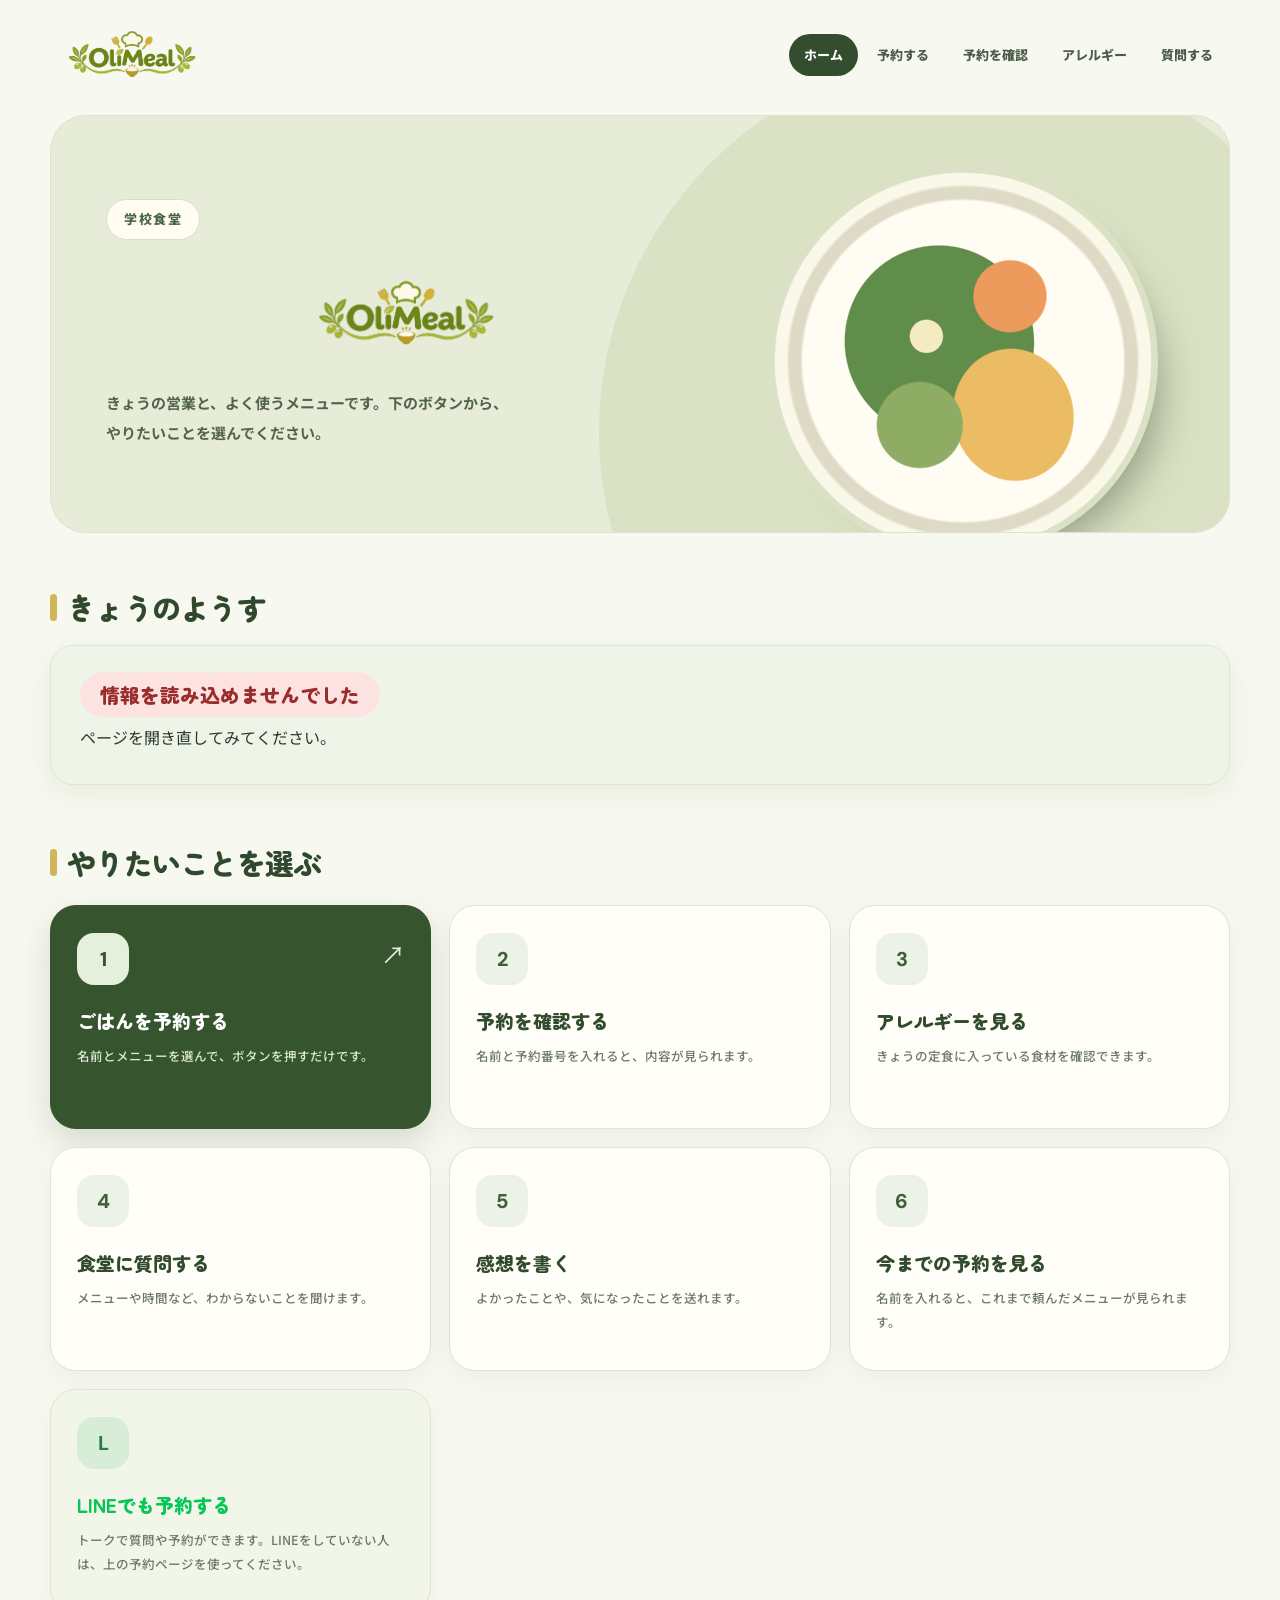
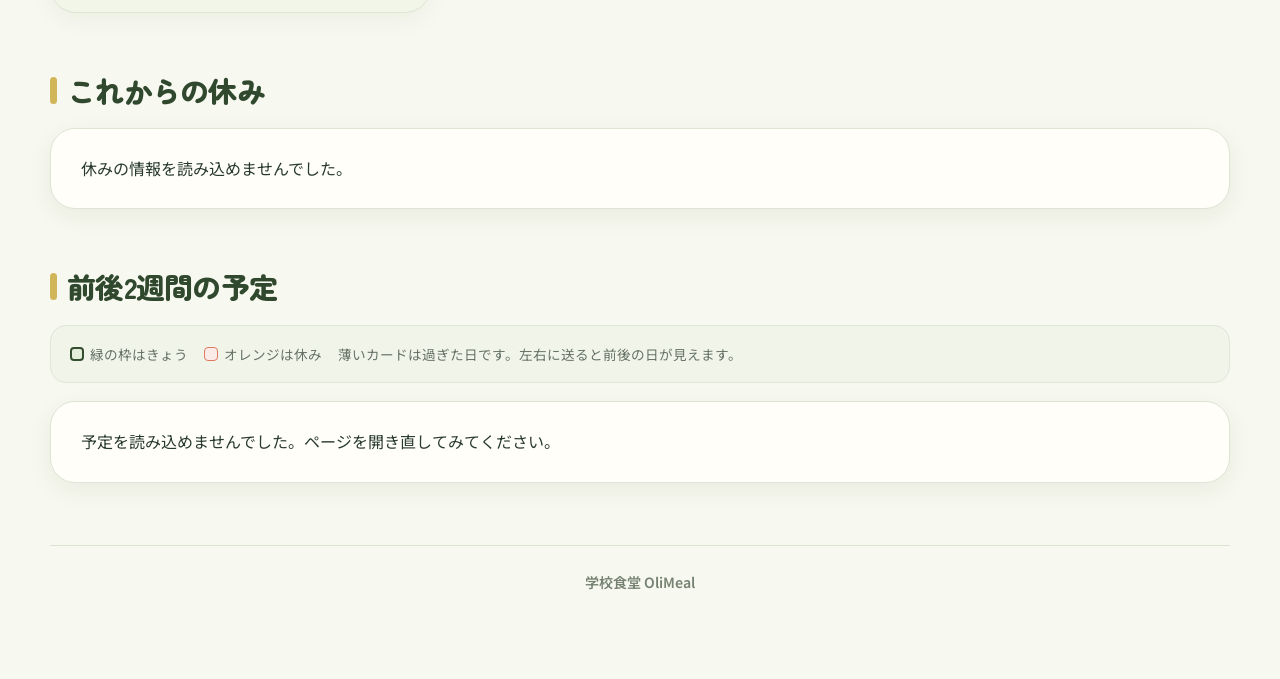
<file: index.html>
<!DOCTYPE html>
<html lang="ja">

<head>
  <meta charset="UTF-8">
  <meta name="viewport" content="width=device-width, initial-scale=1.0">
  <title>OliMeal 学校食堂</title>
  <link rel="stylesheet" href="styles.css">
  <link rel="stylesheet" href="olimeal-lp.css?v=2">
  <style>
    .span-nav { display: flex; gap: 8px; flex-wrap: wrap; align-items: center; margin-bottom: 12px; }
    .span-nav button {
      min-height: 44px; padding: 8px 12px; border-radius: 999px; border: 1.5px solid var(--border-color, #e4d8c6);
      background: #fff; font-weight: 800; cursor: pointer;
    }
    .span-range { font-weight: 800; color: var(--primary, #2f6b4f); }
    .day-strip { display: flex; gap: 10px; overflow-x: auto; scroll-snap-type: x mandatory; padding: 4px 2px 12px; }
    .day-card {
      flex: 0 0 132px; scroll-snap-align: start; border-radius: 16px; border: 1.5px solid var(--border-color, #e4d8c6);
      background: #fff; padding: 10px; min-height: 132px;
    }
    .day-card.today { border: 3px solid var(--primary, #2f6b4f); background: #e7f3ec; }
    .day-card.past { opacity: 0.72; }
    .day-card.holiday { background: #fff1e8; border-color: #e07a3d; }
    .day-card .when, .day-card .dow { font-weight: 800; color: var(--primary, #2f6b4f); font-size: 0.82rem; }
    .day-card .num { font-size: 1.25rem; font-weight: 800; }
    .day-card .food { margin-top: 6px; font-size: 0.86rem; line-height: 1.4; word-break: break-word; }
  </style>
</head>

<body class="olimeal-lp">
  <div class="container">
    <nav class="site-nav" aria-label="主なメニュー">
     <a href="index.html" class="site-nav-brand">
  <img src="olimeal-logo.png" alt="OliMeal ロゴ" class="logo-nav">
</a>
      　<div class="site-nav-links">
        <a href="index.html" class="is-here">ホーム</a>
        <a href="book.html">予約する</a>
        <a href="verification.html">予約を確認</a>
        <a href="allergy.html">アレルギー</a>
        <a href="ai-assistant-php.html">質問する</a>
      </div>
    </nav>

    <header class="page-intro">
      <p class="eyebrow">学校食堂</p>
     <h1>
  <img src="olimeal-logo.png" alt="OliMeal ロゴ" class="logo-main">
</h1>
      <p class="lead">きょうの営業と、よく使うメニューです。下のボタンから、やりたいことを選んでください。</p>
    </header>

    <main>
      <section class="status-section">
        <h2>きょうのようす</h2>
        <div id="status-display" class="status-card"><p>読み込んでいます…</p></div>
        <div id="today-menu" class="status-card"></div>
        <div id="congestion-prediction" class="status-card"></div>
      </section>

      <section class="links-section">
        <h2>やりたいことを選ぶ</h2>
        <div class="link-cards">
          <a href="book.html" class="link-card">
            <div class="link-icon">1</div>
            <h3>ごはんを予約する</h3>
            <p>名前とメニューを選んで、ボタンを押すだけです。</p>
          </a>
          <a href="verification.html" class="link-card">
            <div class="link-icon">2</div>
            <h3>予約を確認する</h3>
            <p>名前と予約番号を入れると、内容が見られます。</p>
          </a>
          <a href="allergy.html" class="link-card">
            <div class="link-icon">3</div>
            <h3>アレルギーを見る</h3>
            <p>きょうの定食に入っている食材を確認できます。</p>
          </a>
          <a href="ai-assistant-php.html" class="link-card">
            <div class="link-icon">4</div>
            <h3>食堂に質問する</h3>
            <p>メニューや時間など、わからないことを聞けます。</p>
          </a>
          <a href="review.html" class="link-card">
            <div class="link-icon">5</div>
            <h3>感想を書く</h3>
            <p>よかったことや、気になったことを送れます。</p>
          </a>
          <a href="mamori.html" class="link-card">
            <div class="link-icon">6</div>
            <h3>今までの予約を見る</h3>
            <p>名前を入れると、これまで頼んだメニューが見られます。</p>
          </a>
          <a id="line-card" href="line.html" class="link-card">
            <div class="link-icon">L</div>
            <h3>LINEでも予約する</h3>
            <p>トークで質問や予約ができます。LINEをしていない人は、上の予約ページを使ってください。</p>
          </a>
        </div>
      </section>

      <section class="info-section">
        <h2>これからの休み</h2>
        <div id="holidays-list" class="info-card"><p>読み込んでいます…</p></div>
      </section>

      <section class="info-section">
        <h2>前後2週間の予定</h2>
        <p class="legend"><span><span class="swatch today"></span>緑の枠はきょう</span><span><span class="swatch holiday"></span>オレンジは休み</span><span>薄いカードは過ぎた日です。左右に送ると前後の日が見えます。</span></p>
        <div id="calendar" class="info-card calendar-container"><p>読み込んでいます…</p></div>
      </section>
    </main>

    <footer>
      <p>学校食堂 OliMeal</p>
    </footer>
  </div>

  <script>
    const API_BASE = 'api/';
    async function apiGet(path) {
      const res = await fetch(API_BASE + path, { cache: 'no-store' });
      if (!res.ok) throw new Error('GET failed: ' + path);
      return await res.json();
    }
    function homeIso(date) {
      return date.getFullYear() + '-' + String(date.getMonth() + 1).padStart(2, '0') + '-' + String(date.getDate()).padStart(2, '0');
    }

    function isHomeClosed(iso, holidays) {
      const parts = String(iso).split('-').map(Number);
      const day = new Date(parts[0], (parts[1] || 1) - 1, parts[2] || 1).getDay();
      if (day === 0 || day === 6) return true;
      return (holidays || []).some(function (item) { return item && item.date === iso; });
    }

    function nextOpenMenuHtml(today, holidays, dailyMenus) {
      const parts = String(today).split('-').map(Number);
      const start = new Date(parts[0], parts[1] - 1, parts[2]);
      const names = ['日', '月', '火', '水', '木', '金', '土'];
      for (let i = 1; i <= 14; i++) {
        const date = new Date(start.getFullYear(), start.getMonth(), start.getDate() + i);
        const iso = homeIso(date);
        if (isHomeClosed(iso, holidays)) continue;
        const menu = (dailyMenus || []).find(function (item) { return item && item.date === iso; });
        const rawFood = menu && menu.food ? menu.food : 'まだ決まっていません';
        const food = String(rawFood).replace(/[&<>]/g, function (ch) { return { '&': '&amp;', '<': '&lt;', '>': '&gt;' }[ch]; });
        const label = (date.getMonth() + 1) + '月' + date.getDate() + '日（' + names[date.getDay()] + '）の定食';
        return '<p class="menu-label">' + label + '</p><p class="menu-name">' + food + '</p><p>予約は、その日になってからできます。</p>';
      }
      return '<p>次の営業日の定食は、まだわかりません。</p>';
    }

    async function loadStatus() {
      try {
      const holidays = await apiGet('holidays.php');
      const dailyMenus = await apiGet('daily-menu.php');
      const statusDiv = document.getElementById("status-display");
      const todayMenuDiv = document.getElementById("today-menu");
      const congestionDiv = document.getElementById("congestion-prediction");
      // UTCではなくローカルの日付で「今日」を作る（タイムゾーン差で過去月が混ざるのを防ぐ）
      const now = new Date();
      const today = `${now.getFullYear()}-${String(now.getMonth() + 1).padStart(2, '0')}-${String(now.getDate()).padStart(2, '0')}`;
      const todayHoliday = holidays.find(h => h.date === today);
      let todayMenu = null;
      try {
        const res = await apiGet('daily-menu.php?date=' + today);
        if (res && res.food) todayMenu = { date: today, food: res.food };
      } catch (e) { }
      if (!todayMenu && dailyMenus && dailyMenus.find) {
        const m = dailyMenus.find(m => m.date === today);
        if (m) todayMenu = m;
      }

      const closedToday = isHomeClosed(today, holidays);
      if (closedToday) {
        const reason = todayHoliday ? (todayHoliday.reason || '休み') : '休み';
        statusDiv.innerHTML = `<p class="big-status closed">きょうは休みです</p><p>理由: ${reason}</p><p>この日は予約できません。</p>`;
        todayMenuDiv.innerHTML = nextOpenMenuHtml(today, holidays, dailyMenus);
        congestionDiv.innerHTML = "";
      } else {
        statusDiv.innerHTML = `<p class="big-status open">きょうは営業しています</p><p>下の「ごはんを予約する」から申し込めます。</p>`;

        if (todayMenu) {
          todayMenuDiv.innerHTML = `<p class="menu-label">きょうの定食</p><p class="menu-name">${todayMenu.food}</p>`;
        } else {
          todayMenuDiv.innerHTML = `<p class="menu-label">きょうの定食</p><p>まだ決まっていません。</p>`;
        }

        // 混雑予測を読み込む
        try {
          const predictionResponse = await fetch('api/ai-advice.php?action=prediction-number', { cache: 'no-store' });
          if (predictionResponse.ok) {
            const predictionData = await predictionResponse.json();
            const weatherNote = typeof predictionData.weatherNote === 'string' ? predictionData.weatherNote : '';
            const weatherHtml = weatherNote
              ? `<p>${weatherNote.replace(/[&<>]/g, function (ch) { return { '&': '&amp;', '<': '&lt;', '>': '&gt;' }[ch]; })}</p>`
              : '';
            if (predictionData.prediction !== null && predictionData.prediction !== undefined && predictionData.congestion) {
              const congestion = predictionData.congestion;
              congestionDiv.innerHTML = `
                <div class="crowd" style="border-left-color: ${congestion.color};">
                  <p class="menu-label">きょうの混みぐあい</p>
                  <p class="crowd-level" style="color: ${congestion.color};">${congestion.text}</p>
                  ${predictionData.prediction !== null ? `<p>だいたい ${predictionData.prediction} 人くらい来そうです。</p>` : ''}
                  ${weatherHtml}
                </div>
              `;
            } else if (weatherHtml) {
              congestionDiv.innerHTML = `
                <div class="crowd">
                  <p class="menu-label">きょうの混みぐあい</p>
                  ${weatherHtml}
                </div>
              `;
            } else {
              congestionDiv.innerHTML = `<p>混みぐあいは、まだわかりません。</p>`;
            }
          } else {
            congestionDiv.innerHTML = `<p>混みぐあいは、まだわかりません。</p>`;
          }
        } catch (e) {
          console.error('混雑予測の読み込みエラー:', e);
          congestionDiv.innerHTML = `<p>混みぐあいは、まだわかりません。</p>`;
        }
      }

      // 今後の休業日（未来/今日のみ）
      const listDiv = document.getElementById("holidays-list");
      if (!listDiv) return;
      const listHolidays = (holidays || [])
        .filter(h => h && typeof h.date === 'string')
        .filter(h => h.date >= today)
        .sort((a, b) => a.date.localeCompare(b.date));

      if (listHolidays.length === 0) {
        listDiv.innerHTML = "<p>これからの休みはありません。</p>";
      } else {
        listDiv.innerHTML = listHolidays
          .map(h => `<p class="holiday-line"><strong>${h.date}</strong>　${h.reason || '休み'}</p>`)
          .join("");
      }
      } catch (e) {
        console.error(e);
        const statusDiv = document.getElementById("status-display");
        const listDiv = document.getElementById("holidays-list");
        if (statusDiv) {
          statusDiv.innerHTML = `<p class="big-status closed">情報を読み込めませんでした</p><p>ページを開き直してみてください。</p>`;
        }
        if (listDiv) listDiv.innerHTML = `<p>休みの情報を読み込めませんでした。</p>`;
      }
    }

    var homeCalendar = { offsetDays: 0, holidays: [], menus: [], events: [], ready: false };

    function isoFromDate(date) {
      return date.getFullYear() + '-' + String(date.getMonth() + 1).padStart(2, '0') + '-' + String(date.getDate()).padStart(2, '0');
    }

    function addIsoDays(iso, days) {
      const parts = String(iso).split('-').map(Number);
      const date = new Date(parts[0], parts[1] - 1, parts[2]);
      date.setDate(date.getDate() + days);
      return isoFromDate(date);
    }

    function addIsoMonths(iso, months) {
      const parts = String(iso).split('-').map(Number);
      const date = new Date(parts[0], parts[1] - 1, 1);
      date.setMonth(date.getMonth() + months);
      const last = new Date(date.getFullYear(), date.getMonth() + 1, 0).getDate();
      date.setDate(Math.min(parts[2], last));
      return isoFromDate(date);
    }

    function dayGap(fromIso, toIso) {
      const from = String(fromIso).split('-').map(Number);
      const to = String(toIso).split('-').map(Number);
      const start = new Date(from[0], from[1] - 1, from[2]);
      const end = new Date(to[0], to[1] - 1, to[2]);
      return Math.round((end - start) / 86400000);
    }

    function jpDate(iso) {
      const parts = String(iso).split('-');
      return Number(parts[1]) + '月' + Number(parts[2]) + '日';
    }

    function paintHomeCalendar() {
      const calendarDiv = document.getElementById('calendar');
      if (!calendarDiv) return;
      const today = isoFromDate(new Date());
      const anchor = homeCalendar.offsetDays === 0 ? today : addIsoDays(today, homeCalendar.offsetDays);
      const start = addIsoDays(anchor, -14);
      const names = ['日', '月', '火', '水', '木', '金', '土'];
      calendarDiv.innerHTML = '';
      const nav = document.createElement('div');
      nav.className = 'span-nav';
      function addButton(label, move) {
        const button = document.createElement('button');
        button.type = 'button';
        button.textContent = label;
        button.addEventListener('click', function () {
          const current = addIsoDays(today, homeCalendar.offsetDays);
          if (move === 'today') homeCalendar.offsetDays = 0;
          else if (move === 'week') homeCalendar.offsetDays += 14;
          else if (move === 'back-week') homeCalendar.offsetDays -= 14;
          else if (move === 'month') homeCalendar.offsetDays += dayGap(current, addIsoMonths(current, 1));
          else homeCalendar.offsetDays += dayGap(current, addIsoMonths(current, -1));
          paintHomeCalendar();
        });
        nav.appendChild(button);
      }
      addButton('前の月', 'back-month');
      addButton('前の2週間', 'back-week');
      addButton('今日', 'today');
      addButton('次の2週間', 'week');
      addButton('次の月', 'month');
      const range = document.createElement('span');
      range.className = 'span-range';
      range.textContent = jpDate(start) + ' 〜 ' + jpDate(addIsoDays(start, 28));
      nav.appendChild(range);
      calendarDiv.appendChild(nav);
      const strip = document.createElement('div');
      strip.className = 'day-strip';
      let todayCard = null;
      for (let i = 0; i < 29; i++) {
        const date = addIsoDays(start, i);
        const parts = date.split('-').map(Number);
        const when = new Date(parts[0], parts[1] - 1, parts[2]);
        const holiday = (homeCalendar.holidays || []).find(function (item) { return item && item.date === date; });
        const menu = (homeCalendar.menus || []).find(function (item) { return item && item.date === date; });
        const event = (homeCalendar.events || []).find(function (item) { return item && item.date === date; });
        const card = document.createElement('article');
        card.className = 'day-card' + (date === today ? ' today' : '') + (date < today ? ' past' : '') + (holiday ? ' holiday' : '');
        const whenEl = document.createElement('div');
        whenEl.className = 'when';
        whenEl.textContent = parts[1] + '月' + (date < today ? ' 過ぎた日' : (date === today ? ' 今日' : ''));
        const num = document.createElement('div');
        num.className = 'num';
        num.textContent = parts[2] + '日';
        const dow = document.createElement('div');
        dow.className = 'dow';
        dow.textContent = names[when.getDay()] + '曜日';
        const food = document.createElement('div');
        food.className = 'food';
        if (holiday) food.textContent = holiday.reason || '休み';
        else if (menu && menu.food) food.textContent = menu.food;
        else food.textContent = '定食は未定';
        if (event && event.message) food.textContent += ' / ' + event.message;
        card.appendChild(whenEl);
        card.appendChild(num);
        card.appendChild(dow);
        card.appendChild(food);
        strip.appendChild(card);
        if (date === today) todayCard = card;
      }
      calendarDiv.appendChild(strip);
      if (todayCard && homeCalendar.offsetDays === 0) centerStripCard(strip, todayCard);
    }

    function centerStripCard(strip, card) {
      function apply() {
        if (!strip || !card || !strip.clientWidth) return;
        const delta = card.offsetParent === strip ? card.offsetLeft : card.offsetLeft - strip.offsetLeft;
        const next = delta - (strip.clientWidth - card.clientWidth) / 2;
        strip.scrollLeft = next > 0 ? next : 0;
      }
      apply();
      requestAnimationFrame(function () {
        apply();
        requestAnimationFrame(apply);
      });
    }

    async function generateCalendar() {
      const calendarDiv = document.getElementById('calendar');
      try {
        homeCalendar.holidays = await apiGet('holidays.php');
        homeCalendar.menus = await apiGet('daily-menu.php');
        homeCalendar.events = await apiGet('events.php');
        if (!Array.isArray(homeCalendar.holidays)) homeCalendar.holidays = [];
        if (!Array.isArray(homeCalendar.menus)) homeCalendar.menus = [];
        if (!Array.isArray(homeCalendar.events)) homeCalendar.events = [];
        paintHomeCalendar();
      } catch (e) {
        console.error(e);
        if (calendarDiv) calendarDiv.innerHTML = `<p>予定を読み込めませんでした。ページを開き直してみてください。</p>`;
      }
    }

    function loadLineCard() {
      fetch(API_BASE + 'line-public.php', { cache: 'no-store' })
        .then(function (res) { return res.json(); })
        .then(function (data) {
          const card = document.getElementById('line-card');
          if (!card || !data || !data.ready || !data.addUrl) return;
          card.hidden = false;
          card.href = data.addUrl;
        })
        .catch(function () {});
      fetch(API_BASE + 'line-early.php?action=tick', { cache: 'no-store' }).catch(function () {});
    }

    window.onload = function () {
      loadStatus();
      generateCalendar();
      loadLineCard();
    };
  </script>
</body>

</html>
</file>
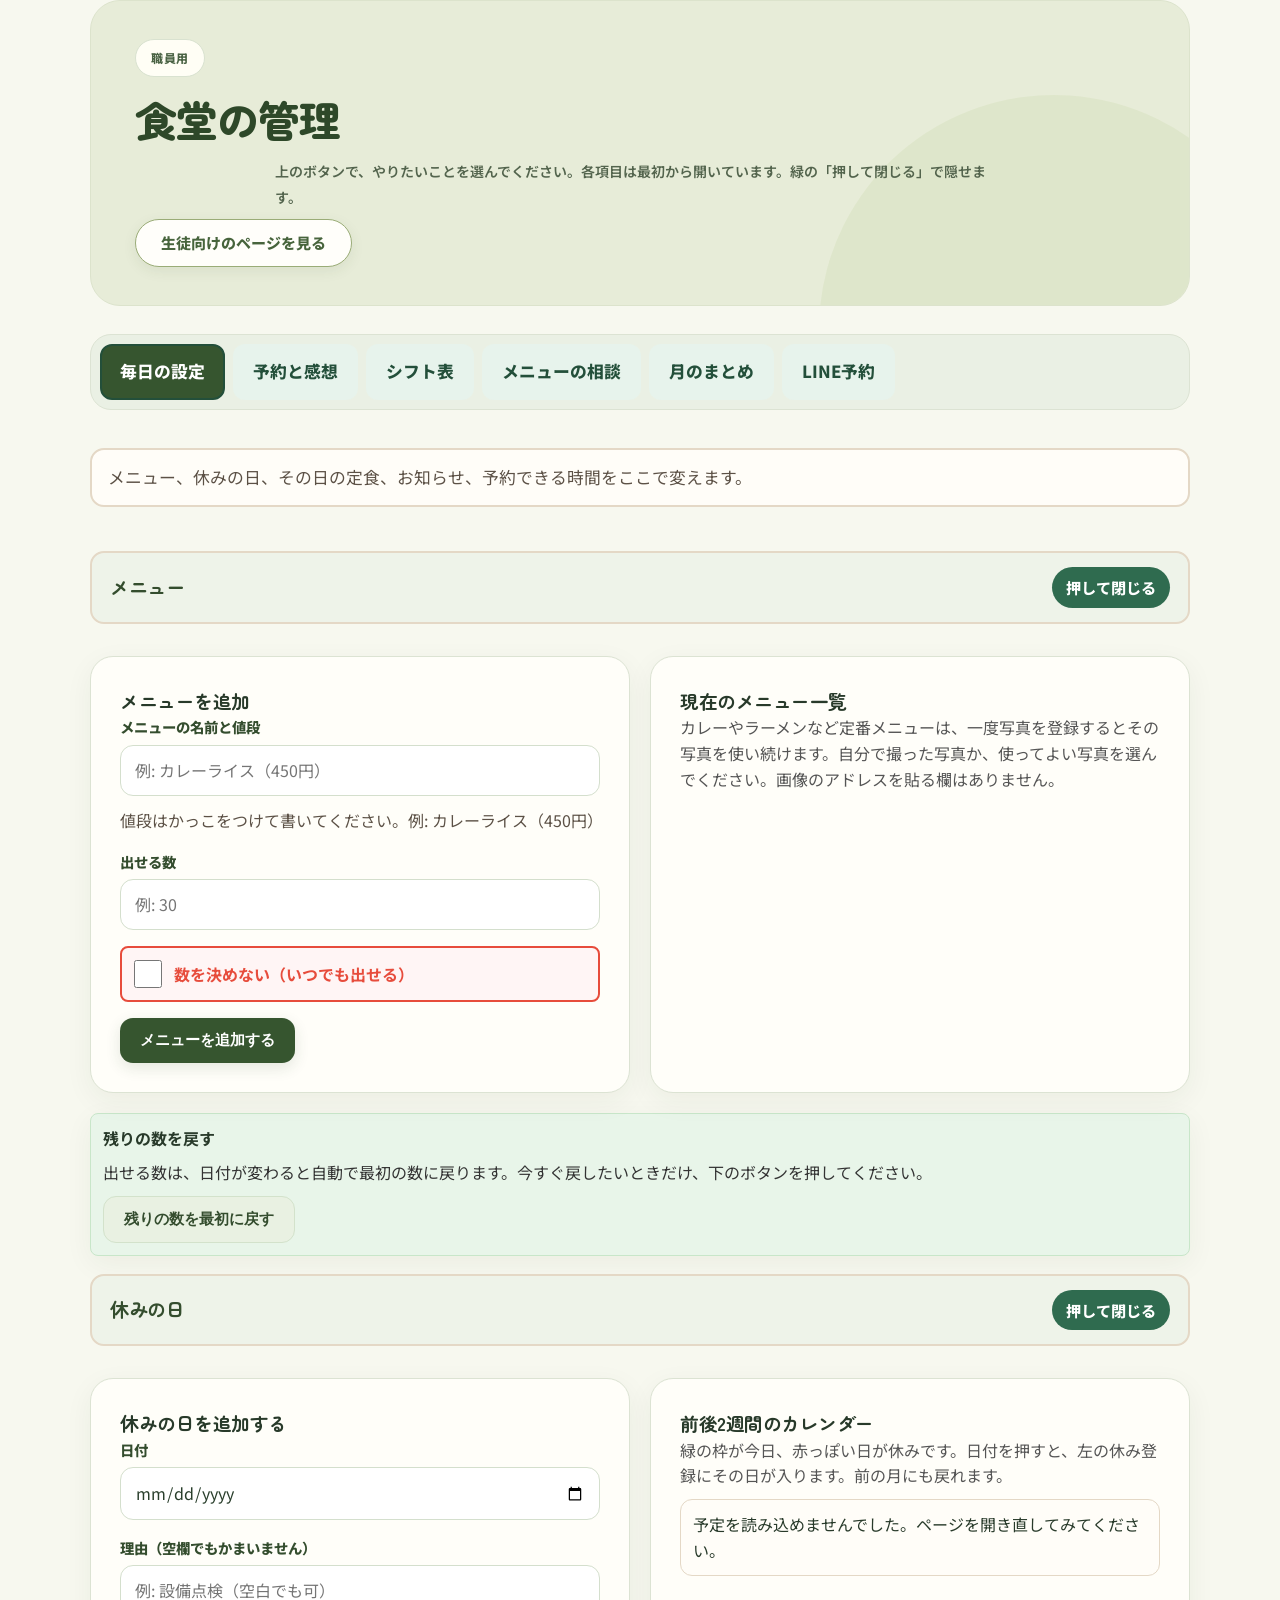
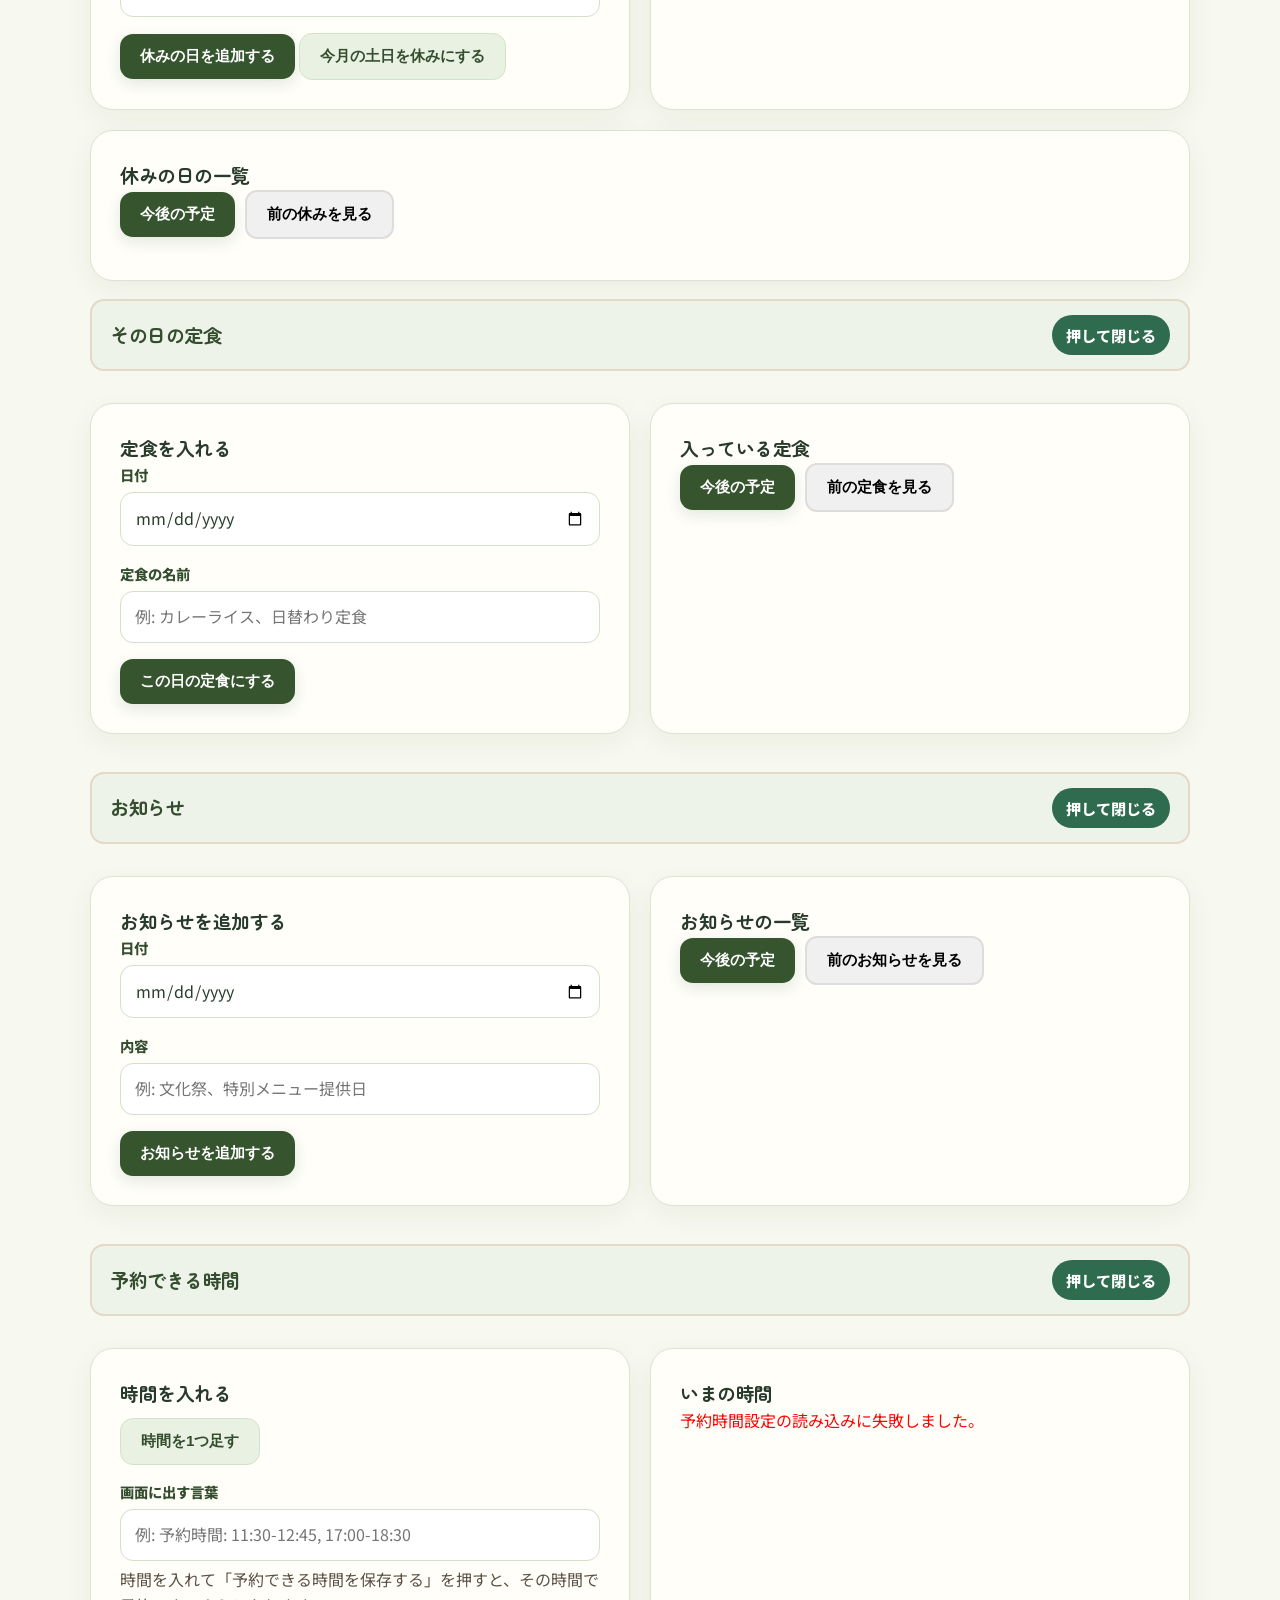
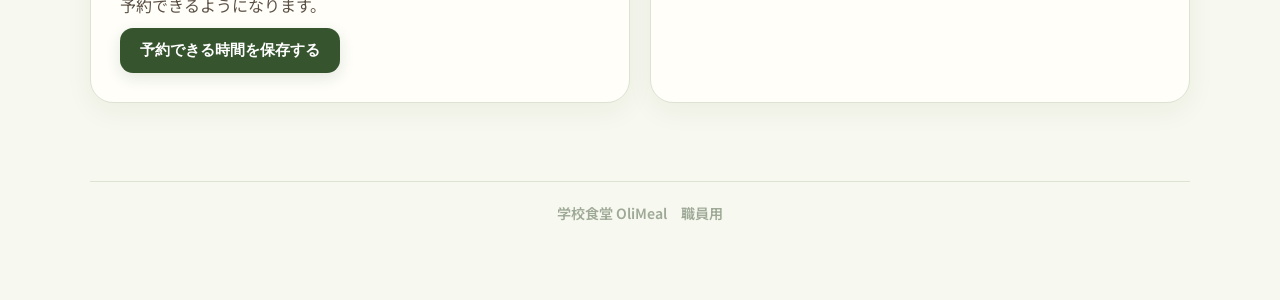
<file: admin.html>
<!DOCTYPE html>
<html lang="ja">

<head>
  <meta charset="UTF-8">
  <meta name="viewport" content="width=device-width, initial-scale=1.0">
  <title>食堂の管理 - OliMeal</title>
  <link rel="stylesheet" href="styles.css">
  <style>
    /* 背景画像設定（olive） */
    .page-bg {
      background: #f3eee4;
    }

    /* 可読性向上のための半透明背景 */
    .container {
      max-width: 1100px;
      background-color: transparent;
    }

    .calendar {
      margin-top: 10px;
      border: 1px solid #e4d8c6;
      padding: 12px;
      border-radius: 12px;
      background: #fffdf8;
    }

    .admin-cal-nav {
      display: flex;
      gap: 8px;
      flex-wrap: wrap;
      align-items: center;
      margin-bottom: 10px;
    }

    .admin-cal-nav button {
      min-height: 44px;
      padding: 8px 12px;
      border-radius: 999px;
      border: 1.5px solid #e4d8c6;
      background: #fff;
      font-weight: 800;
      cursor: pointer;
    }

    .admin-cal-range {
      font-weight: 800;
      color: #2f6b4f;
    }

    .admin-cal-strip {
      display: flex;
      gap: 8px;
      overflow-x: auto;
      padding-bottom: 8px;
    }

    .admin-day {
      flex: 0 0 124px;
      min-height: 118px;
      text-align: left;
      border: 1.5px solid #e4d8c6;
      border-radius: 14px;
      background: #fff;
      padding: 8px;
      cursor: pointer;
    }

    .admin-day.today {
      border: 3px solid #2f6b4f;
      background: #e7f3ec;
    }

    .admin-day.past {
      opacity: 0.72;
    }

    .admin-day small {
      display: block;
      margin-top: 6px;
      line-height: 1.35;
    }

    .holiday {
      background-color: #ffcccc;
      border-radius: 6px;
    }

    /* タブナビゲーション */
    .tab-navigation {
      display: flex;
      gap: 10px;
      margin-bottom: 12px;
      flex-wrap: wrap;
    }

    .tab-button {
      min-height: 56px;
      padding: 12px 18px;
      background: #e7f3ec;
      color: #234f3a;
      border: 2px solid transparent;
      border-radius: 999px;
      cursor: pointer;
      font-size: 1.05rem;
      font-weight: 800;
      font-family: inherit;
      line-height: 1.3;
      text-align: center;
    }

    .tab-button:hover {
      border-color: #2f6b4f;
    }

    .tab-button.active {
      background: #2f6b4f;
      color: white;
      border-color: #234f3a;
    }

    .tab-help {
      background: #fffdf8;
      border: 2px solid #e4d8c6;
      border-radius: 14px;
      padding: 14px 16px;
      margin-bottom: 18px;
      color: #5c5146;
      font-size: 1.05rem;
    }

    .tab-content {
      display: none;
    }

    .tab-content.active {
      display: block;
    }

    /* 開閉できる項目 */
    .accordion-header {
      display: flex;
      justify-content: space-between;
      align-items: center;
      gap: 12px;
      min-height: 64px;
      padding: 14px 18px;
      background: #fffdf8;
      border: 2px solid #e4d8c6;
      border-radius: 16px;
      cursor: pointer;
      margin-bottom: 8px;
    }

    .accordion-header:hover {
      border-color: #2f6b4f;
    }

    .accordion-header h3 {
      margin: 0;
      font-size: 1.2rem;
      border: none;
      padding: 0;
    }

    .accordion-icon {
      display: none;
    }

    .accordion-header::after {
      content: "押して開く";
      flex: 0 0 auto;
      font-size: 0.95rem;
      font-weight: 800;
      color: #234f3a;
      background: #e7f3ec;
      border-radius: 999px;
      padding: 8px 14px;
    }

    .accordion-header.active::after {
      content: "押して閉じる";
      background: #2f6b4f;
      color: #fff;
    }

    .accordion-content {
      max-height: 0;
      overflow: hidden;
    }

    .accordion-content.active {
      max-height: none;
      overflow: visible;
    }

    .accordion-body {
      padding: 8px 0 18px;
      background: transparent;
      border: none;
    }

    .container input,
    .container select,
    .container textarea {
      font-size: 1.05rem;
    }

    .btn-success {
      background: #fffdf8;
      color: #234f3a;
      border: 2px solid #2f6b4f;
    }

    @media (max-width: 768px) {
      .tab-button {
        flex: 1 1 100%;
        border-radius: 16px;
      }

      .accordion-header {
        align-items: flex-start;
        flex-direction: column;
      }
    }

    /* グリッドレイアウト */
    .grid-2 {
      display: grid;
      grid-template-columns: repeat(auto-fit, minmax(300px, 1fr));
      gap: 20px;
      margin-bottom: 20px;
    }

    @media (max-width: 768px) {
      .grid-2 {
        grid-template-columns: 1fr;
      }
    }
  </style>
  <link rel="stylesheet" href="olimeal-interior.css">
</head>

<body class="page-bg olimeal-interior">
  <div class="container">
    <header class="page-intro">
      <p class="eyebrow">職員用</p>
      <h1>食堂の管理</h1>
      <p class="lead">上のボタンで、やりたいことを選んでください。各項目は最初から開いています。緑の「押して閉じる」で隠せます。</p>
      <p><a class="back-link" href="index.html">生徒向けのページを見る</a></p>
    </header>

    <main>
      <div class="tab-navigation">
        <button class="tab-button active" onclick="switchTab('basic', this)">毎日の設定</button>
        <button class="tab-button" onclick="switchTab('data', this)">予約と感想</button>
        <button class="tab-button" onclick="switchTab('shifts', this)">シフト表</button>
        <button class="tab-button" onclick="switchTab('ai-advice', this)">メニューの相談</button>
        <button class="tab-button" onclick="switchTab('system', this)">月のまとめ</button>
        <button class="tab-button" onclick="switchTab('line', this)">LINE予約</button>
      </div>
      <p class="tab-help" id="tab-help">メニュー、休みの日、その日の定食、お知らせ、予約できる時間をここで変えます。</p>

      <!-- 基本設定タブ -->
      <div id="tab-basic" class="tab-content active">
        <!-- 🔹 メニュー管理 -->
        <section class="admin-section">
          <div class="accordion-header active" onclick="toggleAccordion(this)">
            <h3>メニュー</h3>
            <span class="accordion-icon">▼</span>
          </div>
          <div class="accordion-content active">
            <div class="accordion-body">
              <div class="grid-2">
                <div class="admin-card">
                  <h3>メニューを追加</h3>
                  <div class="form-group">
                    <label for="menu-name">メニューの名前と値段</label>
                    <input
                      type="text"
                      id="menu-name"
                      placeholder="例: カレーライス（450円）"
                      required
                      pattern=".*[（(][0-9]+円[）)].*"
                      title="形式は例: メニュー名（450円）または メニュー名(450円) です"
                    >
                    <div style="margin-top:6px; color:#5c5146;">
                      値段はかっこをつけて書いてください。例: カレーライス（450円）
                    </div>
                  </div>
                  <div class="form-group">
                    <label for="menu-stock">出せる数</label>
                    <input type="number" id="menu-stock" placeholder="例: 30">
                  </div>
                  <div class="form-group">
                    <label
                      style="display: flex; align-items: center; font-weight: bold; color: #e74c3c; font-size: 16px; padding: 12px; background-color: #fff5f5; border: 2px solid #e74c3c; border-radius: 8px; cursor: pointer; transition: all 0.3s ease;">
                      <input type="checkbox" id="unlimited-stock" onchange="toggleStockInput()"
                        style="width: 28px; height: 28px; margin-right: 12px; flex: 0 0 auto; cursor: pointer;">
                      数を決めない（いつでも出せる）
                    </label>
                  </div>
                  <button onclick="addMenu()" class="btn btn-primary">メニューを追加する</button>
                </div>

                <div class="admin-card">
                  <h3>現在のメニュー一覧</h3>
                  <p style="margin:0 0 8px; color:#555;">カレーやラーメンなど定番メニューは、一度写真を登録するとその写真を使い続けます。自分で撮った写真か、使ってよい写真を選んでください。画像のアドレスを貼る欄はありません。</p>
                  <div id="menu-list"></div>
                </div>
              </div>

              <div class="admin-card"
                style="margin-top:12px; padding:12px; background:#e8f5e9; border:1px solid #c8e6c9; border-radius:8px;">
                <h4 style="margin:0 0 8px 0;">残りの数を戻す</h4>
                <p style="margin:0 0 10px 0; color:#333;">
                  出せる数は、日付が変わると自動で最初の数に戻ります。今すぐ戻したいときだけ、下のボタンを押してください。</p>
                <button type="button" onclick="triggerMenuStockReset()"
                  class="btn btn-secondary">残りの数を最初に戻す</button>
                <span id="menu-reset-status" style="margin-left:10px; font-size:14px;"></span>
              </div>
            </div>
          </div>
        </section>

        <!-- 🔹 休業日設定 -->
        <section class="admin-section">
          <div class="accordion-header active" onclick="toggleAccordion(this)">
            <h3>休みの日</h3>
            <span class="accordion-icon">▼</span>
          </div>
          <div class="accordion-content active">
            <div class="accordion-body">
              <div class="grid-2">
                <div class="admin-card">
                  <h3>休みの日を追加する</h3>
                  <div class="form-group">
                    <label for="holiday-date">日付</label>
                    <input type="date" id="holiday-date" required>
                  </div>
                  <div class="form-group">
                    <label for="holiday-reason">理由（空欄でもかまいません）</label>
                    <input type="text" id="holiday-reason" placeholder="例: 設備点検（空白でも可）">
                  </div>
                  <button onclick="addHoliday()" class="btn btn-primary">休みの日を追加する</button>
                  <button onclick="addWeekendHolidays()" class="btn btn-secondary">今月の土日を休みにする</button>
                </div>

                <div class="admin-card">
                  <h3>前後2週間のカレンダー</h3>
                  <p style="margin:0 0 8px; color:#555;">緑の枠が今日、赤っぽい日が休みです。日付を押すと、左の休み登録にその日が入ります。前の月にも戻れます。</p>
                  <div id="calendar" class="calendar"></div>
                </div>
              </div>
              <div class="admin-card">
                <h3>休みの日の一覧</h3>
                <div style="display:flex;gap:10px;flex-wrap:wrap;align-items:center;margin-bottom:12px;">
                  <button type="button" id="btn-holidays-current" class="btn btn-primary"
                    onclick="setHolidaysViewMode('current')">今後の予定</button>
                  <button type="button" id="btn-holidays-past" class="btn"
                    style="background:#f0f0f0;border:2px solid #ddd;"
                    onclick="setHolidaysViewMode('past')">前の休みを見る</button>
                  <div id="holidays-past-search-wrap" style="display:none; flex:1; min-width:200px;">
                    <input type="text" id="holidays-past-search" placeholder="日付・理由で検索"
                      style="width:100%;padding:8px 12px;border:2px solid #ddd;border-radius:6px;">
                  </div>
                </div>
                <div id="holidays-list" class="holidays-list"></div>
              </div>
            </div>
          </div>
        </section>

        <!-- 🔹 定食設定 -->
        <section class="admin-section">
          <div class="accordion-header active" onclick="toggleAccordion(this)">
            <h3>その日の定食</h3>
            <span class="accordion-icon">▼</span>
          </div>
          <div class="accordion-content active">
            <div class="accordion-body">
              <div class="grid-2">
                <div class="admin-card">
                  <h3>定食を入れる</h3>
                  <div class="form-group">
                    <label for="daily-menu-date">日付</label>
                    <input type="date" id="daily-menu-date" required>
                  </div>
                  <div class="form-group">
                    <label for="daily-menu-food">定食の名前</label>
                    <input type="text" id="daily-menu-food" placeholder="例: カレーライス、日替わり定食" required>
                  </div>
                  <button id="btn-daily-menu-set" onclick="addDailyMenu()" class="btn btn-primary">この日の定食にする</button>
                  <div id="daily-menu-holiday-warning"
                    style="margin-top:10px; color:#dc3545; font-size:14px; display:none;"></div>
                </div>

                <div class="admin-card">
                  <h3>入っている定食</h3>
                  <div style="display:flex;gap:10px;flex-wrap:wrap;align-items:center;margin-bottom:12px;">
                    <button type="button" id="btn-dailymenu-current" class="btn btn-primary"
                      onclick="setDailyMenuViewMode('current')">今後の予定</button>
                    <button type="button" id="btn-dailymenu-past" class="btn"
                      style="background:#f0f0f0;border:2px solid #ddd;"
                      onclick="setDailyMenuViewMode('past')">前の定食を見る</button>
                    <div id="dailymenu-past-search-wrap" style="display:none; flex:1; min-width:200px;">
                      <input type="text" id="dailymenu-past-search" placeholder="日付・メニュー名で検索"
                        style="width:100%;padding:8px 12px;border:2px solid #ddd;border-radius:6px;">
                    </div>
                  </div>
                  <div id="daily-menu-list"></div>
                </div>
              </div>
            </div>
          </div>
        </section>

        <!-- 🔹 行事・お知らせ設定 -->
        <section class="admin-section">
          <div class="accordion-header active" onclick="toggleAccordion(this)">
            <h3>お知らせ</h3>
            <span class="accordion-icon">▼</span>
          </div>
          <div class="accordion-content active">
            <div class="accordion-body">
              <div class="grid-2">
                <div class="admin-card">
                  <h3>お知らせを追加する</h3>
                  <div class="form-group">
                    <label for="event-date">日付</label>
                    <input type="date" id="event-date" required>
                  </div>
                  <div class="form-group">
                    <label for="event-message">内容</label>
                    <input type="text" id="event-message" placeholder="例: 文化祭、特別メニュー提供日" required>
                  </div>
                  <button onclick="addEvent()" class="btn btn-primary">お知らせを追加する</button>
                </div>

                <div class="admin-card">
                  <h3>お知らせの一覧</h3>
                  <div style="display:flex;gap:10px;flex-wrap:wrap;align-items:center;margin-bottom:12px;">
                    <button type="button" id="btn-events-current" class="btn btn-primary"
                      onclick="setEventsViewMode('current')">今後の予定</button>
                    <button type="button" id="btn-events-past" class="btn"
                      style="background:#f0f0f0;border:2px solid #ddd;"
                      onclick="setEventsViewMode('past')">前のお知らせを見る</button>
                    <div id="events-past-search-wrap" style="display:none; flex:1; min-width:200px;">
                      <input type="text" id="events-past-search" placeholder="日付・内容で検索"
                        style="width:100%;padding:8px 12px;border:2px solid #ddd;border-radius:6px;">
                    </div>
                  </div>
                  <div id="events-list"></div>
                </div>
              </div>
            </div>
          </div>
        </section>

        <!-- 🔹 予約時間設定 -->
        <section class="admin-section">
          <div class="accordion-header active" onclick="toggleAccordion(this)">
            <h3>予約できる時間</h3>
            <span class="accordion-icon">▼</span>
          </div>
          <div class="accordion-content active">
            <div class="accordion-body">
              <div class="grid-2">
                <div class="admin-card">
                  <h3>時間を入れる</h3>
                  <div id="time-slots-container">
                    <!-- 時間帯が動的に追加される -->
                  </div>
                  <button onclick="addTimeSlot()" class="btn btn-secondary" style="margin-top: 10px;">時間を1つ足す</button>
                  <div class="form-group" style="margin-top: 15px;">
                    <label for="reservation-message">画面に出す言葉</label>
                    <input type="text" id="reservation-message" placeholder="例: 予約時間: 11:30-12:45, 17:00-18:30">
                  </div>
                  <p style="color: #5c5146; margin-top: -10px; margin-bottom: 10px;">
                    時間を入れて「予約できる時間を保存する」を押すと、その時間で予約できるようになります。
                  </p>
                  <button onclick="updateReservationTimes()" class="btn btn-primary">予約できる時間を保存する</button>
                </div>

                <div class="admin-card">
                  <h3>いまの時間</h3>
                  <div id="reservation-times-display"></div>
                </div>
              </div>
            </div>
          </div>
        </section>

      </div>

      <!-- シフト表タブ -->
      <div id="tab-shifts" class="tab-content">
        <section class="admin-section">
          <div class="accordion-header active" onclick="toggleAccordion(this)">
            <h3>シフト表</h3>
            <span class="accordion-icon">▼</span>
          </div>
          <div class="accordion-content active">
            <div class="accordion-body">
              <div class="admin-card">
                <h3>シフト表</h3>
                <div class="form-group">
                  <label for="shift-display-month">見たい月</label>
                  <input type="month" id="shift-display-month" onchange="loadShifts()">
                </div>
                <div class="form-group">
                  <label for="shift-employee-name">人の名前を足す</label>
                  <div style="display: flex; gap: 10px;">
                    <input type="text" id="shift-employee-name" placeholder="例: 田中太郎" style="flex: 1;">
                    <button onclick="addEmployeeName()" class="btn btn-secondary">名前を足す</button>
                  </div>
                </div>
                <p class="help-note">
                  表のマスを押すと、出勤・休み・半日・残業を選べます。
                </p>
                <div id="shifts-list"></div>
              </div>
            </div>
          </div>
        </section>
      </div>

      <!-- データ管理タブ -->
      <div id="tab-data" class="tab-content">
        <!-- 🔹 予約一覧 -->
        <section class="admin-section">
          <div class="accordion-header active" onclick="toggleAccordion(this)">
            <h3>予約</h3>
            <span class="accordion-icon">▼</span>
          </div>
          <div class="accordion-content active">
            <div class="accordion-body">
              <div class="admin-card">
                  <h3>予約の一覧</h3>
                <div style="margin-bottom:10px;">
                  <button onclick="loadReservations()" class="btn btn-primary">一覧を読み直す</button>
                </div>
                <div style="display:flex;gap:10px;flex-wrap:wrap;align-items:flex-end;margin-bottom:10px;">
                  <div class="form-group" style="margin:0;">
                    <label style="display:block;margin-bottom:4px;">表示</label>
                    <div style="display:flex;gap:8px;flex-wrap:wrap;">
                      <button type="button" id="btn-view-today" class="btn btn-primary"
                        onclick="setReservationViewMode('today')">きょうの予約</button>
                      <button type="button" id="btn-view-past" class="btn"
                        style="background:#f0f0f0;border:2px solid #ddd;"
                        onclick="setReservationViewMode('past')">前の予約を見る</button>
                    </div>
                  </div>
                  <div class="form-group" id="past-date-wrap"
                    style="margin:0;min-width:200px;flex:0 0 auto;display:none;">
                    <label for="admin-filter-date">見たい日</label>
                    <input type="date" id="admin-filter-date">
                  </div>
                  <div class="form-group" style="margin:0;min-width:260px;flex:1 1 260px;">
                    <label for="admin-filter-q">名前で探す</label>
                    <input type="text" id="admin-filter-q" placeholder="例: 田中 / 名前の一部で検索">
                  </div>
                </div>
                <div id="reservations-list"></div>
              </div>
            </div>
          </div>
        </section>

        <!-- 🔹 レビュー一覧 -->
        <section class="admin-section">
          <div class="accordion-header active" onclick="toggleAccordion(this)">
            <h3>感想</h3>
            <span class="accordion-icon">▼</span>
          </div>
          <div class="accordion-content active">
            <div class="accordion-body">
              <div class="admin-card">
                <h3>届いた感想</h3>
                <div style="margin-bottom:10px;">
                  <button onclick="loadReviews()" class="btn btn-primary">感想を読み直す</button>
                </div>
                <div id="reviews-list"></div>
              </div>
            </div>
          </div>
        </section>
      </div>

      <!-- データ分析タブ -->
      <div id="tab-system" class="tab-content">
        <!-- 🔹 月間レポート -->
        <section class="admin-section">
          <div class="accordion-header active" onclick="toggleAccordion(this)">
            <h3>月のまとめ</h3>
            <span class="accordion-icon">▼</span>
          </div>
          <div class="accordion-content active">
            <div class="accordion-body">
              <div class="admin-card">
                <h3>まとめを出す</h3>
                <div class="form-group">
                  <label for="report-ym" style="margin-right: 10px;">見たい月</label>
                  <input type="month" id="report-ym" min="2024-01" max="2026-12"
                    style="padding: 8px 12px; border: 1px solid #ddd; border-radius: 4px; max-width: 220px; width: 100%;">
                  <div id="report-ym-hint" style="color: #5c5146; margin-top: 6px;">
                    月を選んでから「まとめを見る」を押してください。
                  </div>
                </div>

                <div style="margin: 10px 0 8px; display: flex; gap: 10px; flex-wrap: wrap;">
                  <button type="button" onclick="shiftReportYm(-1)" class="btn btn-secondary"
                    style="padding: 8px 12px;">前月</button>
                  <button type="button" onclick="shiftReportYm(0)" class="btn btn-primary"
                    style="padding: 8px 12px;">今月</button>
                  <button type="button" onclick="shiftReportYm(1)" class="btn btn-secondary"
                    style="padding: 8px 12px;">翌月</button>
                </div>
                <div style="margin-bottom:10px;">
                  <button onclick="generateReport()" class="btn btn-primary">まとめを見る</button>
                  <button onclick="downloadReport()" class="btn btn-success">表として保存する</button>
                </div>
                <div id="report-display"></div>
              </div>
            </div>
          </div>
        </section>

        <!-- 🔹 AI分析 -->
        <section class="admin-section">
          <div class="accordion-header active" onclick="toggleAccordion(this)">
            <h3>よかった点と直したい点</h3>
            <span class="accordion-icon">▼</span>
          </div>
          <div class="accordion-content active">
            <div class="accordion-body">
              <div class="admin-card">
                <h3>その月を見てもらう</h3>
                <p style="color: #5c5146; margin-bottom: 15px;">
                  年と月を選んで「見てもらう」を押すと、売上・来た人数・感想から、よかった点と直したい点が出ます。
                </p>
                <div class="form-group">
                  <label for="ai-analysis-year">年</label>
                  <select id="ai-analysis-year">
                    <option value="2024">2024年</option>
                    <option value="2025" selected>2025年</option>
                    <option value="2026">2026年</option>
                  </select>
                </div>
                <div class="form-group">
                  <label for="ai-analysis-month">月</label>
                  <select id="ai-analysis-month">
                    <option value="1">1月</option>
                    <option value="2">2月</option>
                    <option value="3">3月</option>
                    <option value="4">4月</option>
                    <option value="5">5月</option>
                    <option value="6">6月</option>
                    <option value="7">7月</option>
                    <option value="8">8月</option>
                    <option value="9">9月</option>
                    <option value="10">10月</option>
                    <option value="11">11月</option>
                    <option value="12">12月</option>
                  </select>
                </div>
                <div style="margin-bottom:10px; display:flex; gap:8px; flex-wrap:wrap;">
                  <button type="button" onclick="setAIAnalysisToCurrentMonth()"
                    class="btn btn-secondary">今月にする</button>
                  <button onclick="performAIAnalysis()" class="btn btn-primary">見てもらう</button>
                </div>
                <div id="ai-analysis-display">
                  <p style="color:#5c5146;">年と月を選んで「見てもらう」を押してください。</p>
                </div>
              </div>
            </div>
          </div>
        </section>
      </div>

      <!-- AIアドバイスタブ -->
      <div id="tab-ai-advice" class="tab-content">
        <section class="admin-section">
          <div class="accordion-header active" onclick="toggleAccordion(this)">
            <h3>メニューの相談</h3>
            <span class="accordion-icon">▼</span>
          </div>
          <div class="accordion-content active">
            <div class="accordion-body">
              <div class="grid-2">
                <div class="admin-card">
                  <h3>売上記録を入れる</h3>
                  <p style="color: #5c5146; margin-bottom: 15px;">
                    エクセルかCSVの売上記録を選んで、「ファイルを入れる」を押してください。「メニュー合計」という行がある表なら、日ごとの人数とメニューごとの数を読み取れます。
                  </p>
                  <div class="form-group">
                    <label for="excel-file">ファイルを選ぶ</label>
                    <input type="file" id="excel-file" accept=".xlsx,.xls,.csv" style="margin-top: 5px;">
                  </div>
                  <button onclick="uploadExcelFile()" class="btn btn-primary">ファイルを入れる</button>
                  <div id="excel-upload-status" style="margin-top: 10px;"></div>
                </div>

                <div class="admin-card">
                  <h3>入っている記録</h3>
                  <div id="attendance-data-display"></div>
                </div>
              </div>

              <div class="admin-card" style="margin-top: 20px;">
                <h3>定食のアイデア</h3>
                <p style="color: #5c5146; margin-bottom: 15px;">
                  日付を選んでボタンを押すと、その日の定食の作り方や、別の案が出ます。気に入った案は「この定食にする」で保存できます。
                </p>
                <div class="form-group" style="margin-bottom: 15px;">
                  <label for="advice-date">日付</label>
                  <input type="date" id="advice-date"
                    style="padding: 8px 12px; border: 1px solid #ddd; border-radius: 4px;">
                </div>
                <button onclick="getMenuAdvice()" class="btn btn-primary">この日のアイデアを見る</button>
                <button type="button" id="btn-menu-advice-alternate" onclick="getAlternateMenuAdvice()" class="btn"
                  style="margin-left:8px; background:#fff; color:#241c14; border:2px solid #cbbba6; display:none;">別の案を見る</button>
                <div id="menu-advice-display"
                  style="margin-top: 20px; padding: 15px; background-color: #f8f9fa; border-radius: 8px; border: 1px solid #e9ecef; min-height: 100px;">
                  <p style="color: #5c5146;">日付を選んで「この日のアイデアを見る」を押してください。</p>
                </div>
                <div id="menu-advice-set-button" style="margin-top: 15px; display: none;">
                  <button onclick="setSuggestedMenuToDaily()" class="btn btn-primary">この定食にする</button>
                  <span id="menu-advice-set-status" style="margin-left: 10px;"></span>
                </div>
                <div id="menu-advice-chat" style="margin-top: 20px; display: none;">
                  <h4 style="margin-bottom: 10px;">このメニューについて聞く</h4>
                  <div id="menu-chat-messages"
                    style="max-height: 300px; overflow-y: auto; padding: 10px; background-color: white; border-radius: 8px; border: 1px solid #e9ecef; margin-bottom: 10px;">
                  </div>
                  <div style="display: flex; gap: 10px;">
                    <input type="text" id="menu-chat-input" placeholder="例: 材料は何ですか"
                      style="flex: 1; padding: 10px; border: 1px solid #ddd; border-radius: 4px;">
                    <button onclick="sendMenuChatMessage()" class="btn btn-primary">送信</button>
                  </div>
                </div>
              </div>

              <div class="admin-card" style="margin-top: 20px;">
                <h3>混みぐあいの予想</h3>
                <p style="color: #5c5146; margin-bottom: 15px;">
                  日付を選ぶと、その日に来そうな人数と、メニューごとの見込みが出ます。人数は、曜日の平均と中央値、同じ曜日の傾向、直近の営業日、メニューごとの平均、同じ定食の日をサーバーで合わせて出します。加えて、昼の天気、すでに入っている予約、校外の行事、直近の予測と実績の差も反映します。雨の日は、食堂が校舎から離れているので少し少なめにします。ChatGPTはこの計算には使いません。結果は保存して、あとから実績と比べられます。天気を使うには、Renderの環境変数 OPEN_METEO_FORECAST_URL に予報のURLを入れてください。未設定のあいだは、天気なしで計算します。
                </p>
                <div class="form-group" style="margin-bottom: 15px;">
                  <label for="attendance-prediction-date">日付</label>
                  <input type="date" id="attendance-prediction-date"
                    style="padding: 8px 12px; border: 1px solid #ddd; border-radius: 4px;">
                </div>
                <button onclick="getAttendancePrediction()" class="btn btn-primary">混みぐあいを見る</button>
                <div id="attendance-prediction-display"
                  style="margin-top: 20px; padding: 15px; background-color: #f8f9fa; border-radius: 8px; border: 1px solid #e9ecef; min-height: 100px;">
                  <p style="color: #5c5146;">日付を選んで「混みぐあいを見る」を押してください。</p>
                </div>
              </div>
            </div>
          </div>
        </section>
      </div>

      <div id="tab-line" class="tab-content">
        <section class="admin-section">
          <div class="accordion-header active" onclick="toggleAccordion(this)">
            <h3>LINEで予約</h3>
            <span class="accordion-icon">▼</span>
          </div>
          <div class="accordion-content active">
            <div class="accordion-body">
              <div class="help-note">
                生徒がトークでボタンを押したときの返事は、LINEの月200通に入りません。こちらから送るのは、ラッキー予約のお知らせと、アンケートを保存したときの確認です。1人1通で、月200通を超えたらその月は送りません。質問のうち、定食・予約・休み・時間は決まった文で返します。それ以外はChatGPTが返します。LINEの返信は無料ですが、ChatGPTを呼んだ回数だけOpenAIの利用料がかかります。
              </div>
              <div class="help-note">
                アンケートは、LINEのトークから別のページを開いて答えます。好きなもの・苦手・アレルギーはボタンか、自分で書いた文字です。名前は空白や姓だけでは送れず、フルネームが必要です。例: 瀬尾 太郎。送り終わったら「答えた」と送らなくて大丈夫です。答えた内容と予約は、日付が変わっても消えません。友だち削除すると、その人のアンケートは消えます。
              </div>
              <div class="admin-card">
                <h3>1. LINEとつなぐ</h3>
                <p>LINE公式アカウントの無料プランで、Messaging APIをオンにしてください。Webhook URLはこれです。</p>
                <p id="line-webhook-url" style="word-break:break-all;font-weight:800;"></p>
                <div class="form-group">
                  <label for="line-secret">チャネルシークレット</label>
                  <input type="password" id="line-secret" autocomplete="off" placeholder="貼り付けると保存されます">
                </div>
                <div class="form-group">
                  <label for="line-token">チャネルアクセストークン</label>
                  <input type="password" id="line-token" autocomplete="off" placeholder="貼り付けると保存されます">
                </div>
                <div class="form-group">
                  <label for="line-add-url">友だち追加のURL</label>
                  <input type="url" id="line-add-url" placeholder="https://lin.ee/...">
                </div>
                <div class="form-group">
                  <label for="line-liff">LIFF ID（なくても動きます）</label>
                  <input type="text" id="line-liff" placeholder="空欄で大丈夫です">
                </div>
                <p id="line-secret-state"></p>
              </div>
              <div class="admin-card">
                <h3>2. ラッキー予約</h3>
                <p>アンケートが終わった人の中から、1日に決めた人数へ朝のお知らせを送ります。届いた人は、いつもの予約開始より早く予約できます。特定の人の名前を選ぶ画面ではありません。</p>
                <div class="form-group">
                  <label><input type="checkbox" id="line-early-on" style="width:24px;height:24px;margin-right:8px;"> ラッキー予約を使う</label>
                </div>
                <div class="form-group">
                  <label for="line-early-count">1日に送る人数（最大7人）</label>
                  <input type="number" id="line-early-count" min="1" max="7" value="7">
                </div>
                <div class="form-group">
                  <label for="line-early-minutes">ふつうより何分早く予約できるか</label>
                  <select id="line-early-minutes">
                    <option value="15">15分</option>
                    <option value="30" selected>30分</option>
                    <option value="60">60分</option>
                  </select>
                </div>
                <div class="form-group">
                  <label for="line-send-hour">朝の送信を始める時刻</label>
                  <select id="line-send-hour">
                    <option value="6">6時</option>
                    <option value="7" selected>7時</option>
                    <option value="8">8時</option>
                    <option value="9">9時</option>
                  </select>
                </div>
                <p>「今すぐ送る」を押すと、その場で届きます。届かないときは、この下にLINEからのエラーが出ます。朝の時刻を過ぎたあとは、誰かがLINEで話すか食堂のページを開いたときにも送られます。時計だけでは送れません。</p>
                <button type="button" class="btn btn-primary" onclick="saveLineSettings()">この内容を保存する</button>
                <button type="button" class="btn btn-secondary" onclick="sendLineEarly()">今すぐ送る</button>
                <p id="line-save-state"></p>
              </div>
              <div class="admin-card">
                <h3>3. 今月の通数と、きょうの候補</h3>
                <p id="line-count"></p>
                <div id="line-preview"></div>
                <h3 style="margin-top:18px;">登録している人</h3>
                <div id="line-users"><p>読み込んでいます…</p></div>
              </div>
              <div class="admin-card">
                <h3>4. おすすめの評価</h3>
                <p>名前は出しません。おすすめを開いた人数と、👍👎の合計、料理の種類ごとの傾向です。画像は、管理者が選ばなくてもサーバーが1枚だけ保存します。</p>
                <div id="recommend-stats"><p>読み込んでいます…</p></div>
              </div>
            </div>
          </div>
        </section>
      </div>

    </main>

    <footer>
      <p>学校食堂 OliMeal　職員用</p>
    </footer>
  </div>

  <script>
    // === API ヘルパー ===
    // 現在のページと同じフォルダの api/ を参照（サブフォルダで開いても正しく動作）
    function getApiBase() {
      if (window.location.protocol === 'file:') return 'api/';
      const path = window.location.pathname;
      const lastSlash = path.lastIndexOf('/');
      const basePath = lastSlash >= 0 ? path.substring(0, lastSlash + 1) : '/';
      return basePath + 'api/';
    }
    const API_BASE = 'api/';
    function getApiBaseCandidates() {
      if (typeof window === 'undefined' || !window.location) return ['api/'];
      if (window.location.protocol === 'file:') return ['api/'];
      const sameDir = new URL('api/', window.location.href).toString();
      const parentDir = new URL('../api/', window.location.href).toString();
      const rootDir = window.location.origin + '/api/';
      const candidates = [sameDir, parentDir, rootDir].filter(u => {
        try { return new URL(u).origin === window.location.origin; } catch (_) { return false; }
      });
      return [...new Set(candidates)];
    }

    async function apiGet(path) {
      const candidates = getApiBaseCandidates();
      let lastErr = null;
      for (const base of candidates) {
        try {
          const res = await fetch(base + path, { cache: 'no-store' });
          if (!res.ok) { lastErr = new Error(`GET failed: ${base}${path} (HTTP ${res.status})`); continue; }
          const text = await res.text();
          try {
            return JSON.parse(text);
          } catch (e) {
            lastErr = new Error(`API応答がJSONではありません: ${base}${path}`);
            continue;
          }
        } catch (e) {
          lastErr = e;
        }
      }
      throw lastErr || new Error('GET failed');
    }

    async function apiPost(path, data) {
      const candidates = getApiBaseCandidates();
      let lastErr = null;
      for (const base of candidates) {
        try {
          const res = await fetch(base + path, {
            method: 'POST',
            headers: { 'Content-Type': 'application/json' },
            body: JSON.stringify(data)
          });
          if (!res.ok) { lastErr = new Error(`POST failed: ${base}${path} (HTTP ${res.status})`); continue; }
          return await res.json();
        } catch (e) {
          lastErr = e;
        }
      }
      throw lastErr || new Error('POST failed');
    }
    // === メニュー管理 ===
    function extractPriceFromMenuName(name) {
      if (!name || typeof name !== 'string') return null;
      const m = name.match(/[（(]\s*(\d+)\s*円\s*[）)]/);
      return m ? parseInt(m[1], 10) : null;
    }

    function getMenuNameWithoutPrice(name) {
      if (!name || typeof name !== 'string') return '';
      return name
        .replace(/（\s*\d+\s*円\s*）/g, '')
        .replace(/\(\s*\d+\s*円\s*\)/g, '')
        .trim();
    }

    function toggleStockInput() {
      const stockInput = document.getElementById("menu-stock");
      const unlimitedCheckbox = document.getElementById("unlimited-stock");

      if (unlimitedCheckbox.checked) {
        stockInput.disabled = true;
        stockInput.value = "";
        stockInput.placeholder = "無制限";
      } else {
        stockInput.disabled = false;
        stockInput.placeholder = "例: 30";
      }
    }

    async function triggerMenuStockReset() {
      if (!window.confirm('本当に残数を初期値にリセットしますか？')) return;
      const statusEl = document.getElementById('menu-reset-status');
      if (statusEl) statusEl.textContent = 'リセット中...';
      try {
        await apiGet('menu.php?reset=1');
        await loadMenus();
        if (statusEl) {
          statusEl.textContent = '✅ リセットしました';
          statusEl.style.color = '#2e7d32';
          setTimeout(() => { statusEl.textContent = ''; }, 4000);
        }
      } catch (e) {
        if (statusEl) {
          statusEl.textContent = '❌ 失敗: ' + (e.message || '');
          statusEl.style.color = '#c62828';
        }
      }
    }

    async function loadMenus() {
      const list = document.getElementById("menu-list");
      list.innerHTML = "";
      let menus = await apiGet('menu.php');

      // 既存データの初期在庫フィールドを補完（初回のみ）
      let needsSave = false;
      menus.forEach(m => {
        if (typeof m.initialStock !== 'number' || m.initialStock <= 0) {
          m.initialStock = m.stock;
          needsSave = true;
        }
      });
      if (needsSave) {
        await apiPost('menu.php', menus);
      }

      if (!menus || menus.length === 0) {
        list.innerHTML = "<p>メニューが登録されていません。</p>";
        return;
      }

      let standards = [];
      try {
        const photoData = await apiGet('standard-image.php');
        standards = photoData && Array.isArray(photoData.items) ? photoData.items : [];
      } catch (e) {
        standards = [];
      }
      const standardByName = {};
      standards.forEach(function (item) {
        if (item && item.name) standardByName[item.name] = item;
      });

      menus.forEach((m, i) => {
        const div = document.createElement("div");
        div.className = "menu-item";
        const stockDisplay = m.stock === -1 ? "無制限" : `${m.stock}食`;
        div.innerHTML = `
          <p>🍱 ${escapeHtml(m.name)}　残り: ${escapeHtml(stockDisplay)}</p>
          <div style="display: flex; gap: 5px;">
            <button onclick="editMenuStock(${i})" class="btn btn-secondary">残数変更</button>
            <button onclick="deleteMenu(${i})" class="btn btn-danger">削除</button>
          </div>
        `;
        const standard = standardByName[getMenuNameWithoutPrice(m.name)];
        if (standard) {
          const box = document.createElement('div');
          box.style.marginTop = '8px';
          const note = document.createElement('p');
          note.style.margin = '0 0 6px';
          note.textContent = standard.ready
            ? '登録済みの写真を表示します。変えたいときだけ、新しい写真を選んでください。'
            : '写真は未登録です。自分で撮った写真か、使ってよい写真を1枚選んでください。';
          box.appendChild(note);
          if (standard.ready && standard.url) {
            const preview = document.createElement('img');
            preview.src = standard.url;
            preview.alt = standard.name;
            preview.style.cssText = 'width:120px;height:80px;object-fit:cover;border-radius:8px;display:block;margin-bottom:6px;';
            box.appendChild(preview);
          }
          const input = document.createElement('input');
          input.type = 'file';
          input.accept = 'image/jpeg,image/png,image/webp';
          input.id = 'standard-file-' + standard.id;
          const button = document.createElement('button');
          button.type = 'button';
          button.className = 'btn btn-secondary';
          button.textContent = 'この写真を保存';
          button.addEventListener('click', function () { saveStandardPhoto(standard.id); });
          const status = document.createElement('span');
          status.id = 'standard-status-' + standard.id;
          status.style.marginLeft = '8px';
          box.appendChild(input);
          box.appendChild(button);
          box.appendChild(status);
          div.appendChild(box);
        }
        list.appendChild(div);
      });
    }

    async function saveStandardPhoto(id) {
      const input = document.getElementById('standard-file-' + id);
      const status = document.getElementById('standard-status-' + id);
      const file = input && input.files ? input.files[0] : null;
      if (!file) {
        alert('写真ファイルを選んでください。');
        return;
      }
      if (status) status.textContent = '保存しています…';
      const body = new FormData();
      body.append('id', id);
      body.append('file', file);
      try {
        const response = await fetch(API_BASE + 'standard-image.php', { method: 'POST', body: body });
        const data = await response.json();
        if (!response.ok || !data || !data.ok) {
          throw new Error((data && data.error) || '保存できませんでした');
        }
        if (status) status.textContent = '保存しました';
        loadMenus();
      } catch (e) {
        if (status) status.textContent = e.message || '保存できませんでした';
      }
    }

    async function addMenu() {
      const name = document.getElementById("menu-name").value.trim();
      const unlimitedCheckbox = document.getElementById("unlimited-stock");
      const stockInput = document.getElementById("menu-stock");

      if (!name) return alert("メニュー名を入力してください。");

      const price = extractPriceFromMenuName(name);
      const cleanName = getMenuNameWithoutPrice(name);
      if (price == null || !cleanName) {
        return alert("メニュー名は「メニュー名（値段円）」形式で入力してください。例: カレーライス（450円）");
      }

      let stock, initialStock;
      if (unlimitedCheckbox.checked) {
        stock = -1; // 無制限を-1で表現
        initialStock = -1;
      } else {
        stock = parseInt(stockInput.value);
        if (!stock || stock <= 0) return alert("提供数を正しく入力してください。");
        initialStock = stock;
      }

      const menus = await apiGet('menu.php');
      menus.push({ name, stock, initialStock });
      await apiPost('menu.php', menus);

      document.getElementById("menu-name").value = "";
      document.getElementById("menu-stock").value = "";
      document.getElementById("unlimited-stock").checked = false;
      stockInput.disabled = false;
      stockInput.placeholder = "例: 30";
      loadMenus();
    }

    async function editMenuStock(index) {
      const menus = await apiGet('menu.php');
      const menu = menus[index];

      const newStock = prompt(`${menu.name}の残数を変更してください（現在: ${menu.stock === -1 ? '無制限' : menu.stock}）`, menu.stock === -1 ? '' : menu.stock);

      if (newStock === null) return; // キャンセル

      if (newStock === '' || newStock === '無制限') {
        menu.stock = -1;
      } else {
        const stock = parseInt(newStock);
        if (isNaN(stock) || stock < 0) {
          alert('有効な数値を入力してください。');
          return;
        }
        menu.stock = stock;
      }

      await apiPost('menu.php', menus);
      loadMenus();
    }

    async function deleteMenu(index) {
      const menus = await apiGet('menu.php');
      menus.splice(index, 1);
      await apiPost('menu.php', menus);
      loadMenus();
    }

    // === 休業日管理 ===
    async function addHoliday() {
      const date = document.getElementById("holiday-date").value;
      const reason = document.getElementById("holiday-reason").value.trim();
      if (!date) return alert("日付を入力してください。");

      const holidays = await apiGet('holidays.php');

      // 既に同じ日付の休業日があるかチェック
      const existingIndex = holidays.findIndex(h => h.date === date);
      if (existingIndex >= 0) {
        if (!confirm('この日付は既に休業日として登録されています。上書きしますか？')) {
          return;
        }
        holidays[existingIndex].reason = reason || '休業日';
      } else {
        holidays.push({ date, reason: reason || '休業日' });
      }

      await apiPost('holidays.php', holidays);

      document.getElementById("holiday-date").value = "";
      document.getElementById("holiday-reason").value = "";
      loadHolidays();
      renderCalendar();
    }

    // 今月の土日を自動追加
    async function addWeekendHolidays() {
      if (!confirm('今月の土曜日と日曜日を休業日として追加しますか？\n既に登録されている日付は上書きされます。')) {
        return;
      }

      const holidays = await apiGet('holidays.php');
      const today = new Date();
      const year = today.getFullYear();
      const month = today.getMonth();

      // 今月の最初の日と最後の日を取得
      const firstDay = new Date(year, month, 1);
      const lastDay = new Date(year, month + 1, 0);

      // 今月のすべての日付をチェック
      for (let day = 1; day <= lastDay.getDate(); day++) {
        const date = new Date(year, month, day);
        const dayOfWeek = date.getDay(); // 0=日曜日, 6=土曜日
        const dateStr = `${year}-${String(month + 1).padStart(2, '0')}-${String(day).padStart(2, '0')}`;

        // 土曜日（6）または日曜日（0）の場合
        if (dayOfWeek === 0 || dayOfWeek === 6) {
          const reason = dayOfWeek === 0 ? '日曜日' : '土曜日';

          // 既に登録されているかチェック
          const existingIndex = holidays.findIndex(h => h.date === dateStr);
          if (existingIndex >= 0) {
            holidays[existingIndex].reason = reason;
          } else {
            holidays.push({ date: dateStr, reason: reason });
          }
        }
      }

      await apiPost('holidays.php', holidays);
      alert('今月の土日を休業日として追加しました。');
      loadHolidays();
      renderCalendar();
    }

    async function loadHolidays() {
      const holidays = await apiGet('holidays.php');
      const list = document.getElementById("holidays-list");
      const viewMode = window.holidaysViewMode || 'current';
      const firstDay = getFirstDayOfMonthIso();
      const searchQ = (document.getElementById('holidays-past-search') || {}).value ? String(document.getElementById('holidays-past-search').value).trim().toLowerCase() : '';

      if (!holidays || holidays.length === 0) {
        list.innerHTML = "<p>休業日は登録されていません。</p>";
        return;
      }

      let filtered = viewMode === 'past'
        ? holidays.filter(h => (h.date || '') < firstDay)
        : holidays.filter(h => (h.date || '') >= firstDay);

      if (viewMode === 'past' && searchQ) {
        filtered = filtered.filter(h => {
          const date = String(h.date || '').toLowerCase();
          const reason = String(h.reason || '').toLowerCase();
          return date.includes(searchQ) || reason.includes(searchQ);
        });
      }

      const sorted = viewMode === 'past'
        ? [...filtered].sort((a, b) => (b.date || '').localeCompare(a.date || ''))
        : [...filtered].sort((a, b) => (a.date || '').localeCompare(b.date || ''));

      const total = holidays.length;
      const label = viewMode === 'current' ? `今後の予定の休業日（${sorted.length}件）` : `過去の休業日（${sorted.length}件 / 全${total}件）${searchQ ? '・検索: 「' + escapeHtml(searchQ) + '」' : ''}`;

      if (sorted.length === 0) {
        list.innerHTML = viewMode === 'current'
          ? "<p>今月以降に登録された休業日はありません。</p>"
          : "<p>過去の休業日はありません。" + (searchQ ? ' 検索条件を変えてください。' : '') + "</p>";
        return;
      }

      list.innerHTML = `<p style="margin-bottom:10px; color:#666; font-size:14px;">${label}</p>` + sorted.map((h) => {
        const reason = escapeHtml(h.reason || '休業日');
        const date = escapeHtml(h.date || '');
        return `
          <div class="menu-item" style="display:flex; justify-content:space-between; align-items:center; flex-wrap:wrap; gap:8px;">
            <p style="margin:0;">📅 ${date}　📝 ${reason}</p>
            <button onclick="deleteHolidayByDate('${date}')" class="btn btn-danger">削除</button>
          </div>
        `;
      }).join('');
    }

    async function deleteHoliday(index) {
      if (!confirm('この休業日を削除しますか？')) return;
      const holidays = await apiGet('holidays.php');
      holidays.splice(index, 1);
      await apiPost('holidays.php', holidays);
      await renderCalendar();
      loadHolidays();
    }

    async function deleteHolidayByDate(date) {
      if (!confirm('この休業日を削除しますか？')) return;
      const holidays = await apiGet('holidays.php');
      const idx = holidays.findIndex(h => (h.date || '') === date);
      if (idx < 0) { loadHolidays(); return; }
      holidays.splice(idx, 1);
      await apiPost('holidays.php', holidays);
      await renderCalendar();
      loadHolidays();
    }

    var adminCalendar = { offsetDays: 0, holidays: [], menus: [], events: [] };

    function adminIso(date) {
      return date.getFullYear() + '-' + String(date.getMonth() + 1).padStart(2, '0') + '-' + String(date.getDate()).padStart(2, '0');
    }

    function adminAddDays(iso, days) {
      const parts = String(iso).split('-').map(Number);
      const date = new Date(parts[0], parts[1] - 1, parts[2]);
      date.setDate(date.getDate() + days);
      return adminIso(date);
    }

    function adminAddMonths(iso, months) {
      const parts = String(iso).split('-').map(Number);
      const date = new Date(parts[0], parts[1] - 1, 1);
      date.setMonth(date.getMonth() + months);
      const last = new Date(date.getFullYear(), date.getMonth() + 1, 0).getDate();
      date.setDate(Math.min(parts[2], last));
      return adminIso(date);
    }

    function adminDayGap(fromIso, toIso) {
      const from = String(fromIso).split('-').map(Number);
      const to = String(toIso).split('-').map(Number);
      return Math.round((new Date(to[0], to[1] - 1, to[2]) - new Date(from[0], from[1] - 1, from[2])) / 86400000);
    }

    function paintAdminCalendar() {
      const calendar = document.getElementById("calendar");
      if (!calendar) return;
      const today = adminIso(new Date());
      const anchor = adminAddDays(today, adminCalendar.offsetDays);
      const start = adminAddDays(anchor, -14);
      const names = ['日', '月', '火', '水', '木', '金', '土'];
      calendar.innerHTML = '';
      const nav = document.createElement('div');
      nav.className = 'admin-cal-nav';
      function addButton(label, move) {
        const button = document.createElement('button');
        button.type = 'button';
        button.textContent = label;
        button.addEventListener('click', function () {
          const current = adminAddDays(today, adminCalendar.offsetDays);
          if (move === 'today') adminCalendar.offsetDays = 0;
          else if (move === 'week') adminCalendar.offsetDays += 14;
          else if (move === 'back-week') adminCalendar.offsetDays -= 14;
          else if (move === 'month') adminCalendar.offsetDays += adminDayGap(current, adminAddMonths(current, 1));
          else adminCalendar.offsetDays += adminDayGap(current, adminAddMonths(current, -1));
          paintAdminCalendar();
        });
        nav.appendChild(button);
      }
      addButton('前の月', 'back-month');
      addButton('前の2週間', 'back-week');
      addButton('今日', 'today');
      addButton('次の2週間', 'week');
      addButton('次の月', 'month');
      const range = document.createElement('span');
      range.className = 'admin-cal-range';
      const end = adminAddDays(start, 28);
      range.textContent = Number(start.slice(5, 7)) + '月' + Number(start.slice(8, 10)) + '日 〜 ' + Number(end.slice(5, 7)) + '月' + Number(end.slice(8, 10)) + '日';
      nav.appendChild(range);
      calendar.appendChild(nav);
      const strip = document.createElement('div');
      strip.className = 'admin-cal-strip';
      let todayCard = null;
      for (let i = 0; i < 29; i++) {
        const dateStr = adminAddDays(start, i);
        const parts = dateStr.split('-').map(Number);
        const when = new Date(parts[0], parts[1] - 1, parts[2]);
        const holiday = (adminCalendar.holidays || []).find(h => h && h.date === dateStr);
        const dailyMenu = (adminCalendar.menus || []).find(m => m && m.date === dateStr);
        const event = (adminCalendar.events || []).find(e => e && e.date === dateStr);
        const div = document.createElement('button');
        div.type = 'button';
        div.className = 'admin-day' + (dateStr === today ? ' today' : '') + (dateStr < today ? ' past' : '') + (holiday ? ' holiday' : '');
        const title = document.createElement('strong');
        title.textContent = parts[1] + '/' + parts[2] + '（' + names[when.getDay()] + '）';
        const note = document.createElement('small');
        const bits = [];
        if (dateStr === today) bits.push('今日');
        else if (dateStr < today) bits.push('過ぎた日');
        if (holiday) bits.push(holiday.reason || '休み');
        else if (dailyMenu && dailyMenu.food) bits.push(dailyMenu.food);
        else bits.push('定食は未定');
        if (event && event.message) bits.push(event.message);
        note.textContent = bits.join(' / ');
        div.appendChild(title);
        div.appendChild(note);
        div.addEventListener('click', function () {
          const input = document.getElementById('holiday-date');
          if (input) input.value = dateStr;
        });
        strip.appendChild(div);
        if (dateStr === today) todayCard = div;
      }
      calendar.appendChild(strip);
      if (todayCard && adminCalendar.offsetDays === 0) centerStripCard(strip, todayCard);
    }

    function centerStripCard(strip, card) {
      function apply() {
        if (!strip || !card || !strip.clientWidth) return;
        const delta = card.offsetParent === strip ? card.offsetLeft : card.offsetLeft - strip.offsetLeft;
        const next = delta - (strip.clientWidth - card.clientWidth) / 2;
        strip.scrollLeft = next > 0 ? next : 0;
      }
      apply();
      requestAnimationFrame(function () {
        apply();
        requestAnimationFrame(apply);
      });
    }

    async function renderCalendar() {
      const calendar = document.getElementById("calendar");
      try {
        adminCalendar.holidays = await apiGet('holidays.php');
        adminCalendar.menus = await apiGet('daily-menu.php');
        adminCalendar.events = await apiGet('events.php');
        if (!Array.isArray(adminCalendar.holidays)) adminCalendar.holidays = [];
        if (!Array.isArray(adminCalendar.menus)) adminCalendar.menus = [];
        if (!Array.isArray(adminCalendar.events)) adminCalendar.events = [];
        paintAdminCalendar();
      } catch (e) {
        console.error(e);
        if (calendar) calendar.textContent = '予定を読み込めませんでした。ページを開き直してみてください。';
      }
    }

    // === 定食設定 ===
    async function addDailyMenu() {
      const date = document.getElementById("daily-menu-date").value;
      const food = document.getElementById("daily-menu-food").value;
      if (!date || !food) return alert("日付と定食メニューを選択してください。");

      // 休業日は定食設定できない（保存をブロック）
      try {
        const holidays = await apiGet('holidays.php');
        const holiday = (holidays || []).find(h => (h.date || '') === date);
        if (holiday) {
          const reason = holiday.reason ? `（理由: ${holiday.reason}）` : '';
          alert(`🚫 ${date} は休業日なので、定食設定はできません。${reason}`);
          return;
        }
      } catch (e) {
        // 休業日データが取れない場合でも誤って設定しないよう、ここでは続行しない
        console.warn('休業日チェックに失敗:', e);
        alert('休業日データの取得に失敗したため、定食設定を中止します。時間をおいて再度お試しください。');
        return;
      }

      const dailyMenus = await apiGet('daily-menu.php');

      // 同じ日付の設定がある場合は更新、なければ追加
      const existingIndex = dailyMenus.findIndex(m => m.date === date);
      if (existingIndex >= 0) {
        dailyMenus[existingIndex].food = food;
      } else {
        dailyMenus.push({ date, food });
      }

      await apiPost('daily-menu.php', dailyMenus);
      try { await apiPost('allergies.php', { action: 'sync_from_daily_menu' }); } catch (e) { console.warn('アレルギー同期スキップ:', e); }

      document.getElementById("daily-menu-date").value = "";
      document.getElementById("daily-menu-food").value = "";
      loadDailyMenus();
      renderCalendar();
    }

    async function loadDailyMenus() {
      const dailyMenus = await apiGet('daily-menu.php');
      const list = document.getElementById("daily-menu-list");
      const viewMode = window.dailyMenuViewMode || 'current';
      const firstDay = getFirstDayOfMonthIso();
      const searchQ = (document.getElementById('dailymenu-past-search') || {}).value ? String(document.getElementById('dailymenu-past-search').value).trim().toLowerCase() : '';

      if (!dailyMenus || dailyMenus.length === 0) {
        list.innerHTML = "<p>定食設定はありません。</p>";
        return;
      }

      let filtered = viewMode === 'past'
        ? dailyMenus.filter(m => (m.date || '') < firstDay)
        : dailyMenus.filter(m => (m.date || '') >= firstDay);

      if (viewMode === 'past' && searchQ) {
        filtered = filtered.filter(m => {
          const date = String(m.date || '').toLowerCase();
          const food = String(m.food || '').toLowerCase();
          return date.includes(searchQ) || food.includes(searchQ);
        });
      }

      const sorted = viewMode === 'past'
        ? [...filtered].sort((a, b) => (b.date || '').localeCompare(a.date || ''))
        : [...filtered].sort((a, b) => (a.date || '').localeCompare(b.date || ''));

      const total = dailyMenus.length;
      const label = viewMode === 'current' ? `今後の予定の定食設定（${sorted.length}件）` : `過去の定食設定（${sorted.length}件 / 全${total}件）${searchQ ? '・検索: 「' + escapeHtml(searchQ) + '」' : ''}`;

      if (sorted.length === 0) {
        list.innerHTML = viewMode === 'current'
          ? "<p>今月以降の定食設定はありません。</p>"
          : "<p>過去の定食設定はありません。" + (searchQ ? ' 検索条件を変えてください。' : '') + "</p>";
        return;
      }

      list.innerHTML = `<p style="margin-bottom:10px; color:#666; font-size:14px;">${label}</p>` + sorted.map(m => {
        const date = escapeHtml(m.date || '');
        const food = escapeHtml(m.food || '');
        return `
          <div class="menu-item" style="display:flex; justify-content:space-between; align-items:center; flex-wrap:wrap; gap:8px;">
            <p style="margin:0;">📅 ${date}　🍽️ ${food}</p>
            <button onclick="deleteDailyMenu('${date}')" class="btn btn-danger">削除</button>
          </div>
        `;
      }).join('');
    }

    async function deleteDailyMenu(date) {
      if (!confirm('この定食設定を削除しますか？')) return;

      const dailyMenus = await apiGet('daily-menu.php');
      const filtered = dailyMenus.filter(m => m.date !== date);
      await apiPost('daily-menu.php', filtered);
      try { await apiPost('allergies.php', { action: 'sync_from_daily_menu' }); } catch (e) { console.warn('アレルギー同期スキップ:', e); }
      loadDailyMenus();
      renderCalendar();
    }

    // === 行事・お知らせ管理 ===
    async function addEvent() {
      const date = document.getElementById("event-date").value;
      const message = document.getElementById("event-message").value.trim();
      if (!date || !message) return alert("日付と内容を入力してください。");

      const events = await apiGet('events.php');

      // 同じ日付の設定がある場合は更新、なければ追加
      const existingIndex = events.findIndex(e => e.date === date);
      if (existingIndex >= 0) {
        events[existingIndex].message = message;
      } else {
        events.push({ date, message });
      }

      await apiPost('events.php', events);

      document.getElementById("event-date").value = "";
      document.getElementById("event-message").value = "";
      loadEvents();
      renderCalendar();
    }

    async function loadEvents() {
      const events = await apiGet('events.php');
      const list = document.getElementById("events-list");
      const viewMode = window.eventsViewMode || 'current';
      const firstDay = getFirstDayOfMonthIso();
      const searchQ = (document.getElementById('events-past-search') || {}).value ? String(document.getElementById('events-past-search').value).trim().toLowerCase() : '';

      if (!events || events.length === 0) {
        list.innerHTML = "<p>行事・お知らせは登録されていません。</p>";
        return;
      }

      let filtered = viewMode === 'past'
        ? events.filter(e => (e.date || '') < firstDay)
        : events.filter(e => (e.date || '') >= firstDay);

      if (viewMode === 'past' && searchQ) {
        filtered = filtered.filter(e => {
          const date = String(e.date || '').toLowerCase();
          const msg = String(e.message || '').toLowerCase();
          return date.includes(searchQ) || msg.includes(searchQ);
        });
      }

      const sorted = viewMode === 'past'
        ? [...filtered].sort((a, b) => (b.date || '').localeCompare(a.date || ''))
        : [...filtered].sort((a, b) => (a.date || '').localeCompare(b.date || ''));

      const total = events.length;
      const label = viewMode === 'current' ? `今後の予定の行事・お知らせ（${sorted.length}件）` : `過去の行事・お知らせ（${sorted.length}件 / 全${total}件）${searchQ ? '・検索: 「' + escapeHtml(searchQ) + '」' : ''}`;

      if (sorted.length === 0) {
        list.innerHTML = viewMode === 'current'
          ? "<p>今月以降の行事・お知らせはありません。</p>"
          : "<p>過去の行事・お知らせはありません。" + (searchQ ? ' 検索条件を変えてください。' : '') + "</p>";
        return;
      }

      list.innerHTML = `<p style="margin-bottom:10px; color:#666; font-size:14px;">${label}</p>` + sorted.map(e => {
        const date = escapeHtml(e.date || '');
        const message = escapeHtml(e.message || '');
        return `
          <div class="menu-item" style="display:flex; justify-content:space-between; align-items:center; flex-wrap:wrap; gap:8px;">
            <p style="margin:0;">📅 ${date}　📢 ${message}</p>
            <button onclick="deleteEvent('${date}')" class="btn btn-danger">削除</button>
          </div>
        `;
      }).join('');
    }

    async function deleteEvent(date) {
      if (!confirm('この行事・お知らせを削除しますか？')) return;

      const events = await apiGet('events.php');
      const filtered = events.filter(e => e.date !== date);
      await apiPost('events.php', filtered);
      loadEvents();
      renderCalendar();
    }

    // === 予約一覧 ===
    async function loadReservations() {
      const list = document.getElementById("reservations-list");
      let reservations = [];
      const isFileProtocol = window.location.protocol === 'file:';
      const apiBase = getApiBase();
      console.log('[管理画面デバッグ] APIベースパス:', apiBase);
      console.log('[管理画面デバッグ] プロトコル:', window.location.protocol);
      console.log('[管理画面デバッグ] URL:', window.location.href);

      try {
        const reservationsUrl = apiBase + 'sales-data.php?reservations=true';
        console.log('[管理画面デバッグ] 予約取得URL:', reservationsUrl);
        const raw = await fetch(reservationsUrl, { cache: 'no-store' }).then(r => r.json());
        console.log('[管理画面デバッグ] 取得データ:', raw);
        console.log('[管理画面デバッグ] データタイプ:', Array.isArray(raw) ? '配列' : typeof raw);
        console.log('[管理画面デバッグ] 📁 読み込み元: sales-data.json');

        if (Array.isArray(raw)) {
          reservations = raw;
        } else if (raw && Array.isArray(raw.reservations)) {
          reservations = raw.reservations;
        } else {
          reservations = [];
        }
        console.log('[管理画面デバッグ] 📊 予約数:', reservations.length);
        if (reservations.length > 0) {
          console.log('[管理画面デバッグ] 📋 予約一覧（最初の3件）:', reservations.slice(0, 3));
        }
      } catch (e) {
        console.error('[管理画面デバッグ] ❌ 予約一覧の取得に失敗:', e);
        console.error('[管理画面デバッグ] エラー詳細:', {
          message: e.message,
          stack: e.stack,
          name: e.name
        });
        let errMsg = '予約データの取得に失敗しました。';
        if (isFileProtocol) {
          errMsg += '<br><strong>※ ファイルを直接開いています。</strong> 予約を表示するには、PHPが動作するWebサーバー経由で開いてください。<br>例: <code>http://localhost/admin.html</code> または レンタルサーバーのURL（例: https://〇〇.infinityfreeapp.com/admin.html）';
        } else {
          errMsg += '<br>エラー: ' + escapeHtml(e.message || '不明なエラー');
          errMsg += '<br><br>💡 <strong>InfinityFree環境の場合の確認事項:</strong><br>';
          errMsg += '1. <code>data/</code> フォルダが存在し、書き込み権限があるか確認<br>';
          errMsg += '2. <code>api/sales-data.php</code> が正しくアップロードされているか確認<br>';
          errMsg += '3. ブラウザのコンソール（F12キー）で詳細なエラーを確認<br>';
          errMsg += '4. しばらくしてから「予約一覧を更新」を押すか、ページを再読み込みしてください。';
        }
        list.innerHTML = "<div style='color:#dc3545; padding:15px; background:#fff3cd; border:2px solid #ffc107; border-radius:8px;'>" + errMsg + "</div>";
        return;
      }
      if (reservations.length === 0) {
        let emptyMsg = '予約はありません（0件）。';
        emptyMsg += '<br>予約サイト（<a href="book.html">book.html</a>）で予約した後、「予約一覧を更新」を押してください。';
        if (isFileProtocol) {
          emptyMsg += '<br><span style="color:#856404;"><strong>※ ファイルで直接開いていると予約は保存・表示されません。</strong> Webサーバー経由で開いてください。</span>';
        } else {
          emptyMsg += '<br><br>💡 <strong>InfinityFree環境の場合:</strong><br>';
          emptyMsg += '- 予約が保存されているか確認: <code>data/sales-data.json</code> ファイルを確認<br>';
          emptyMsg += '- APIが正しく動作しているか確認: ブラウザで <code>' + apiBase + 'sales-data.php?reservations=true</code> に直接アクセスしてJSONが返るか確認';
        }
        list.innerHTML = "<div style='color:#666; padding:15px; background:#f8f9fa; border:1px solid #ddd; border-radius:8px;'>" + emptyMsg + "</div>";
        return;
      }

      // === フィルター ===
      const dateEl = document.getElementById('admin-filter-date');
      const qEl = document.getElementById('admin-filter-q');
      const viewMode = window.reservationViewMode || 'today';
      const selectedDate = (viewMode === 'past' && dateEl && dateEl.value) ? dateEl.value : getTodayIso();
      const q = qEl ? String(qEl.value || '').trim().toLowerCase() : '';

      const isVerifiedFn = (r) => r && (r.verified === true || r.verified === 'true' || r.verified === 1);
      const isReceivedFn = (r) => r && (r.received === true || r.received === 'true' || r.received === 1);

      console.log('[管理画面デバッグ] 🔍 フィルター設定:', {
        viewMode: viewMode,
        selectedDate: selectedDate,
        searchQuery: q,
        totalReservations: reservations.length
      });

      let filtered = reservations.filter(r => String(r.date || '') === selectedDate);
      console.log('[管理画面デバッグ] 📅 日付フィルター適用後:', filtered.length, '件（表示日:', selectedDate, '）');
      if (q) {
        const beforeSearch = filtered.length;
        filtered = filtered.filter(r => {
          const name = String(r.name || '').toLowerCase();
          const cls = String(r.studentClass || '').toLowerCase();
          const food = String(r.food || '').toLowerCase();
          const num = (r.reservationNumber != null ? String(r.reservationNumber) : '');
          return name.includes(q) || cls.includes(q) || food.includes(q) || num.includes(q);
        });
        console.log('[管理画面デバッグ] 🔎 検索フィルター適用後:', filtered.length, '件（検索前:', beforeSearch, '件, 検索語:', q, '）');
      }

      if (filtered.length === 0) {
        let filterMsg = '';
        if (reservations.length > 0) {
          filterMsg = `<p style='color:#856404; font-weight:bold; margin-bottom:10px;'>⚠️ この日の予約はありません。${viewMode === 'past' ? '別の日付を選択するか、「今日の予約」に戻ってください。' : '名前検索を外すか、別の条件で試してください。'}</p>`;
          filterMsg += `<p style='color:#666; font-size:14px;'>表示日: ${selectedDate}${q ? ' / 名前検索: ' + escapeHtml(q) : ''}</p>`;
        } else {
          filterMsg = "<p style='color:#666;'>予約はありません（0件）。</p>";
        }
        list.innerHTML = "<div style='color:#666; padding:15px; background:#fff3cd; border:2px solid #ffc107; border-radius:8px;'>" + filterMsg + "</div>";
        return;
      }

      // 日付・時間でソート（新しい順）
      filtered = [...filtered].sort((a, b) => {
        const dateA = (a.date || '') + ' ' + (a.time || '');
        const dateB = (b.date || '') + ' ' + (b.time || '');
        return dateB.localeCompare(dateA);
      });

      // 一覧表（誰が・何を・いつ予約したかが一目でわかる）
      const verifiedCount = filtered.filter(isVerifiedFn).length;
      const unverifiedCount = filtered.length - verifiedCount;
      const receivedCount = filtered.filter(isReceivedFn).length;
      const tableRows = filtered.map(r => {
        const name = escapeHtml(String(r.name || '').trim() || '—');
        const cls = escapeHtml(String(r.studentClass || '').trim() || '—');
        const food = escapeHtml(String(r.food || '').trim() || '—');
        const date = escapeHtml(String(r.date || '—'));
        const time = escapeHtml(String(r.time || '—'));
        const num = r.reservationNumber != null ? r.reservationNumber : '—';
        const isVerified = isVerifiedFn(r);
        const isReceived = isReceivedFn(r);
        const verifiedMark = isVerified ? '<span style="color: #28a745;">✅</span>' : '—';
        const rd = escapeHtml(String(r.date || ''));
        const rn = (String(r.name || '').trim()).replace(/\\/g, '\\\\').replace(/'/g, "\\'").replace(/"/g, '&quot;');
        const hasNum = r.reservationNumber != null;
        const rnum = hasNum ? Number(r.reservationNumber) : 0;
        const receivedCheck = hasNum
          ? `<input type="checkbox" ${isReceived ? 'checked' : ''} onchange="setReceived('${rd}', '${rn}', ${rnum}, this.checked)" style="cursor:pointer; transform:scale(1.2);" title="受け取り済み">`
          : '—';
        return `
          <tr style="background-color: ${isVerified ? '#f0fff0' : '#fff'};">
            <td style="border: 1px solid #ddd; padding: 10px;">${date}</td>
            <td style="border: 1px solid #ddd; padding: 10px;">${time}</td>
            <td style="border: 1px solid #ddd; padding: 10px; font-weight: bold;">${name}</td>
            <td style="border: 1px solid #ddd; padding: 10px;">${cls}</td>
            <td style="border: 1px solid #ddd; padding: 10px;">${food}</td>
            <td style="border: 1px solid #ddd; padding: 10px;">${num}</td>
            <td style="border: 1px solid #ddd; padding: 10px; text-align: center;">${verifiedMark}</td>
            <td style="border: 1px solid #ddd; padding: 10px; text-align: center;">${receivedCheck}</td>
          </tr>
        `;
      }).join('');

      const viewLabel = viewMode === 'today' ? '今日の予約' : selectedDate + ' の予約';
      let html = `
        <div style="margin-bottom: 20px;">
          <h4 style="margin: 0 0 10px 0; color: #333;">📋 ${viewLabel}</h4>
          <p style="margin: 0 0 10px 0; color: #666; font-size: 14px;">
            表示件数: <strong>${filtered.length}</strong> 件（未認証: <strong>${unverifiedCount}</strong> / 認証済み: <strong>${verifiedCount}</strong> / 受け取り済み: <strong>${receivedCount}</strong>）
            ${q ? `<span style="color:#666;">名前検索: 「${escapeHtml(q)}」</span>` : ''}
          </p>
          <div style="overflow-x: auto;">
            <table style="width: 100%; border-collapse: collapse; min-width: 600px;">
              <thead>
                <tr style="background-color: #f8f9fa;">
                  <th style="border: 1px solid #ddd; padding: 10px; text-align: left;">日付</th>
                  <th style="border: 1px solid #ddd; padding: 10px; text-align: left;">時間</th>
                  <th style="border: 1px solid #ddd; padding: 10px; text-align: left;">予約者名</th>
                  <th style="border: 1px solid #ddd; padding: 10px; text-align: left;">クラス</th>
                  <th style="border: 1px solid #ddd; padding: 10px; text-align: left;">予約メニュー</th>
                  <th style="border: 1px solid #ddd; padding: 10px; text-align: left;">予約番号</th>
                  <th style="border: 1px solid #ddd; padding: 10px; text-align: center;">認証</th>
                  <th style="border: 1px solid #ddd; padding: 10px; text-align: center;">受け取り</th>
                </tr>
              </thead>
              <tbody>
                ${tableRows}
              </tbody>
            </table>
          </div>
        </div>
      `;

      // メニュー別にグループ化（従来の表示も残す）
      const grouped = {};
      filtered.forEach(r => {
        const foodKey = (r.food && String(r.food).trim()) ? r.food : '（メニュー未設定）';
        if (!grouped[foodKey]) grouped[foodKey] = [];
        grouped[foodKey].push(r);
      });

      Object.keys(grouped).forEach(food => {
        grouped[food].sort((a, b) => (a.name || '').localeCompare(b.name || '', 'ja'));
      });

      const sortedFoods = Object.keys(grouped).sort();
      html += '<h4 style="margin: 20px 0 10px 0; color: #333;">🍽️ メニュー別の人数</h4>';
      html += sortedFoods.map(food => {
        const reservationsForFood = grouped[food];
        const verifiedCount = reservationsForFood.filter(isVerifiedFn).length;
        const receivedCountFood = reservationsForFood.filter(isReceivedFn).length;
        const totalCount = reservationsForFood.length;

        const peopleList = reservationsForFood.map(r => {
          const isVerified = isVerifiedFn(r);
          const isReceived = isReceivedFn(r);
          const displayName = escapeHtml(String(r.name || '').trim() || '（名前なし）');
          const displayClass = escapeHtml(String(r.studentClass || '').trim());
          const rd = escapeHtml(String(r.date || ''));
          const rn = escapeHtml(String(r.name || '').trim()).replace(/'/g, "\\'").replace(/"/g, '&quot;');
          const hasNum = r.reservationNumber != null;
          const rnum = hasNum ? Number(r.reservationNumber) : 0;
          const receivedCheck = hasNum
            ? `<input type="checkbox" ${isReceived ? 'checked' : ''} onchange="setReceived('${rd}', '${rn}', ${rnum}, this.checked)" style="margin-right: 8px; transform: scale(1.3); cursor: pointer;" title="受け取り済み">`
            : '<span style="margin-right:8px;">—</span>';
          return `
            <div style="display: flex; align-items: center; margin-bottom: 5px; padding: 5px; background-color: ${isVerified ? '#d4edda' : '#fff'}; border-radius: 4px; border: 1px solid ${isVerified ? '#c3e6cb' : '#ddd'};">
              <span style="margin-right:8px; color:#28a745;" title="認証">${isVerified ? '✅' : '—'}</span>
              ${receivedCheck}
              <label style="margin: 0; flex: 1; color: ${isVerified ? '#155724' : '#333'};">
                <strong>${displayName}</strong>
                ${displayClass ? ' <span style="color:#666;">（' + displayClass + '）</span>' : ''}
                ${r.reservationNumber != null ? '（予約番号: ' + r.reservationNumber + '）' : ''}
                ${r.date ? '　' + escapeHtml(r.date) : ''}
              </label>
            </div>
          `;
        }).join('');

        return `
          <div style="margin-bottom: 15px; padding: 10px; border: 1px solid #ddd; border-radius: 8px;">
            <h3 style="margin: 0 0 8px 0; font-size: 18px; color: #333;">🍽️ ${escapeHtml(food)}</h3>
            <div style="margin-bottom: 8px;">
              ${peopleList}
            </div>
            <p style="margin: 0; font-size: 16px; font-weight: bold; color: #e74c3c;">
              👥 ${totalCount}人
              ${verifiedCount > 0 ? '<span style="color: #28a745;">✅ 認証済み: ' + verifiedCount + '人</span>' : ''}
              ${receivedCountFood > 0 ? ' <span style="color: #17a2b8;">🍱 受け取り済み: ' + receivedCountFood + '人</span>' : ''}
            </p>
          </div>
        `;
      }).join('');

      list.innerHTML = html;
    }

    // === レビュー一覧 ===
    async function loadReviews() {
      try {
        const reviews = await apiGet('reviews.php');
        const list = document.getElementById("reviews-list");

        if (!reviews || reviews.length === 0) {
          list.innerHTML = "<p>レビューはありません。</p>";
          return;
        }

        list.innerHTML = reviews.map(review => {
          const name = review.name && review.name.trim() ? review.name : '匿名';
          const date = review.date || '日付不明';
          const comment = review.comment || '';

          return `
            <div style="margin-bottom: 15px; padding: 15px; border: 1px solid #ddd; border-radius: 8px; background-color: #f8f9fa;">
              <div style="display: flex; justify-content: space-between; align-items: center; margin-bottom: 10px;">
                <div>
                  <strong style="font-size: 16px; color: #333;">${escapeHtml(name)}</strong>
                  <span style="font-size: 14px; color: #666; margin-left: 10px;">${escapeHtml(date)}</span>
                </div>
                <button onclick="deleteReview(${review.id})" class="btn btn-danger" style="padding: 6px 12px; font-size: 14px;">削除</button>
              </div>
              <div style="color: #555; line-height: 1.6; white-space: pre-wrap; word-wrap: break-word;">${escapeHtml(comment)}</div>
            </div>
          `;
        }).join('');
      } catch (error) {
        console.error('レビュー読み込みエラー:', error);
        document.getElementById("reviews-list").innerHTML =
          '<p style="color: red;">レビューの読み込みに失敗しました。</p>';
      }
    }

    // HTMLエスケープ関数
    function escapeHtml(text) {
      if (text === null || text === undefined) return '';
      const div = document.createElement('div');
      div.textContent = text;
      return div.innerHTML;
    }

    function getTodayIso() {
      const d = new Date();
      const yyyy = d.getFullYear();
      const mm = String(d.getMonth() + 1).padStart(2, '0');
      const dd = String(d.getDate()).padStart(2, '0');
      return `${yyyy}-${mm}-${dd}`;
    }

    function getFirstDayOfMonthIso() {
      const d = new Date();
      const yyyy = d.getFullYear();
      const mm = String(d.getMonth() + 1).padStart(2, '0');
      return `${yyyy}-${mm}-01`;
    }

    function setHolidaysViewMode(mode) {
      window.holidaysViewMode = mode;
      const btnCur = document.getElementById('btn-holidays-current');
      const btnPast = document.getElementById('btn-holidays-past');
      const wrap = document.getElementById('holidays-past-search-wrap');
      if (btnCur && btnPast && wrap) {
        if (mode === 'current') {
          btnCur.classList.add('btn-primary'); btnCur.style.background = ''; btnCur.style.border = '';
          btnPast.classList.remove('btn-primary'); btnPast.style.background = '#f0f0f0'; btnPast.style.border = '2px solid #ddd';
          wrap.style.display = 'none';
        } else {
          btnPast.classList.add('btn-primary'); btnPast.style.background = ''; btnPast.style.border = '';
          btnCur.classList.remove('btn-primary'); btnCur.style.background = '#f0f0f0'; btnCur.style.border = '2px solid #ddd';
          wrap.style.display = 'block';
        }
      }
      loadHolidays();
    }

    function setDailyMenuViewMode(mode) {
      window.dailyMenuViewMode = mode;
      const btnCur = document.getElementById('btn-dailymenu-current');
      const btnPast = document.getElementById('btn-dailymenu-past');
      const wrap = document.getElementById('dailymenu-past-search-wrap');
      if (btnCur && btnPast && wrap) {
        if (mode === 'current') {
          btnCur.classList.add('btn-primary'); btnCur.style.background = ''; btnCur.style.border = '';
          btnPast.classList.remove('btn-primary'); btnPast.style.background = '#f0f0f0'; btnPast.style.border = '2px solid #ddd';
          wrap.style.display = 'none';
        } else {
          btnPast.classList.add('btn-primary'); btnPast.style.background = ''; btnPast.style.border = '';
          btnCur.classList.remove('btn-primary'); btnCur.style.background = '#f0f0f0'; btnCur.style.border = '2px solid #ddd';
          wrap.style.display = 'block';
        }
      }
      loadDailyMenus();
    }

    function setEventsViewMode(mode) {
      window.eventsViewMode = mode;
      const btnCur = document.getElementById('btn-events-current');
      const btnPast = document.getElementById('btn-events-past');
      const wrap = document.getElementById('events-past-search-wrap');
      if (btnCur && btnPast && wrap) {
        if (mode === 'current') {
          btnCur.classList.add('btn-primary'); btnCur.style.background = ''; btnCur.style.border = '';
          btnPast.classList.remove('btn-primary'); btnPast.style.background = '#f0f0f0'; btnPast.style.border = '2px solid #ddd';
          wrap.style.display = 'none';
        } else {
          btnPast.classList.add('btn-primary'); btnPast.style.background = ''; btnPast.style.border = '';
          btnCur.classList.remove('btn-primary'); btnCur.style.background = '#f0f0f0'; btnCur.style.border = '2px solid #ddd';
          wrap.style.display = 'block';
        }
      }
      loadEvents();
    }

    function setReservationViewMode(mode) {
      window.reservationViewMode = mode;
      const btnToday = document.getElementById('btn-view-today');
      const btnPast = document.getElementById('btn-view-past');
      const pastWrap = document.getElementById('past-date-wrap');
      if (btnToday && btnPast && pastWrap) {
        if (mode === 'today') {
          btnToday.classList.add('btn-primary');
          btnToday.style.background = '';
          btnToday.style.border = '';
          btnPast.classList.remove('btn-primary');
          btnPast.style.background = '#f0f0f0';
          btnPast.style.border = '2px solid #ddd';
          pastWrap.style.display = 'none';
        } else {
          btnPast.classList.add('btn-primary');
          btnPast.style.background = '';
          btnPast.style.border = '';
          btnToday.classList.remove('btn-primary');
          btnToday.style.background = '#f0f0f0';
          btnToday.style.border = '2px solid #ddd';
          pastWrap.style.display = 'block';
          const dateEl = document.getElementById('admin-filter-date');
          if (dateEl && !dateEl.value) dateEl.value = getTodayIso();
        }
      }
      loadReservations();
    }

    async function setReceived(date, name, reservationNumber, received) {
      const apiBase = getApiBase();
      try {
        const res = await fetch(apiBase + 'sales-data.php', {
          method: 'POST',
          headers: { 'Content-Type': 'application/json' },
          body: JSON.stringify({
            action: 'set-received',
            date: date,
            name: name,
            reservationNumber: Number(reservationNumber),
            received: !!received
          })
        });
        const data = await res.json().catch(() => ({}));
        if (res.ok && data.ok) {
          loadReservations();
        } else {
          alert('受け取り状態の更新に失敗しました。' + (data.error || res.statusText));
        }
      } catch (e) {
        alert('受け取り状態の更新に失敗しました。' + (e.message || ''));
      }
    }

    // レビューを削除
    async function deleteReview(reviewId) {
      if (!confirm('このレビューを削除しますか？')) {
        return;
      }

      try {
        const response = await fetch('api/reviews.php', {
          method: 'DELETE',
          headers: {
            'Content-Type': 'application/json'
          },
          body: JSON.stringify({ id: reviewId })
        });

        if (!response.ok) {
          throw new Error('レビューの削除に失敗しました');
        }

        alert('レビューを削除しました。');
        loadReviews();
      } catch (error) {
        console.error('レビュー削除エラー:', error);
        alert('レビューの削除に失敗しました。');
      }
    }


    // === 予約時間管理 ===
    let timeSlotCounter = 0;

    function addTimeSlot(startTime = '', endTime = '') {
      const container = document.getElementById('time-slots-container');
      const slotId = `time-slot-${timeSlotCounter++}`;
      const slotDiv = document.createElement('div');
      slotDiv.id = slotId;
      slotDiv.className = 'time-slot-item';
      slotDiv.style.cssText = 'margin-bottom: 15px; padding: 15px; background-color: #f8f9fa; border-radius: 8px; border: 1px solid #e9ecef;';
      slotDiv.innerHTML = `
        <div style="display: flex; gap: 10px; align-items: flex-end;">
          <div class="form-group" style="flex: 1;">
            <label>開始時間:</label>
            <input type="time" class="slot-start-time" value="${startTime}" required>
          </div>
          <div class="form-group" style="flex: 1;">
            <label>終了時間:</label>
            <input type="time" class="slot-end-time" value="${endTime}" required>
          </div>
          <button onclick="removeTimeSlot('${slotId}')" class="btn btn-danger" style="margin-bottom: 0;">削除</button>
        </div>
      `;
      container.appendChild(slotDiv);
    }

    function removeTimeSlot(slotId) {
      const slot = document.getElementById(slotId);
      if (slot) {
        slot.remove();
      }
    }

    async function loadReservationTimes() {
      try {
        const times = await apiGet('reservation-times.php');
        const displayDiv = document.getElementById('reservation-times-display');
        const container = document.getElementById('time-slots-container');

        // 後方互換性: 古い形式を新しい形式に変換
        let timeSlots = [];
        if (times) {
          if (times.timeSlots && Array.isArray(times.timeSlots)) {
            timeSlots = times.timeSlots;
          } else if (times.startTime && times.endTime) {
            timeSlots = [{ startTime: times.startTime, endTime: times.endTime }];
          }
        }

        // 表示を更新
        if (times && timeSlots.length > 0) {
          const timeStrings = timeSlots.map(slot => `${slot.startTime} - ${slot.endTime}`).join(', ');
          displayDiv.innerHTML = `
            <div style="padding: 15px; background-color: #f8f9fa; border-radius: 8px; border: 1px solid #e9ecef;">
              <p><strong>⏰ 予約可能時間:</strong> ${timeStrings}</p>
              <p><strong>📝 状態:</strong> ${times.enabled ? '✅ 有効' : '❌ 無効'}</p>
              <p><strong>💬 メッセージ:</strong> ${times.message || ''}</p>
            </div>
          `;

          // フォームに現在の値を設定
          container.innerHTML = '';
          timeSlots.forEach(slot => {
            addTimeSlot(slot.startTime || '', slot.endTime || '');
          });
          document.getElementById('reservation-message').value = times.message || '';
        } else {
          displayDiv.innerHTML = '<p style="color: #666;">予約時間が設定されていません</p>';
          container.innerHTML = '';
          addTimeSlot();
        }
      } catch (error) {
        console.error('予約時間設定の読み込みエラー:', error);
        document.getElementById('reservation-times-display').innerHTML =
          '<p style="color: red;">予約時間設定の読み込みに失敗しました。</p>';
      }
    }

    async function updateReservationTimes() {
      const slotItems = document.querySelectorAll('.time-slot-item');
      const timeSlots = [];

      // 各時間帯を収集
      for (const item of slotItems) {
        const startTime = item.querySelector('.slot-start-time').value;
        const endTime = item.querySelector('.slot-end-time').value;

        if (!startTime || !endTime) {
          alert('すべての時間帯の開始時間と終了時間を入力してください。');
          return;
        }

        if (startTime >= endTime) {
          alert('開始時間は終了時間より早く設定してください。');
          return;
        }

        timeSlots.push({ startTime, endTime });
      }

      if (timeSlots.length === 0) {
        alert('少なくとも1つの時間帯を設定してください。');
        return;
      }

      const message = document.getElementById('reservation-message').value.trim();
      const timeStrings = timeSlots.map(slot => `${slot.startTime}-${slot.endTime}`).join(', ');

      try {
        const data = {
          timeSlots: timeSlots,
          enabled: true, // 設定されたら自動的に有効
          message: message || `予約時間: ${timeStrings}`
        };

        await apiPost('reservation-times.php', data);
        alert('予約時間設定を更新しました！\n予約時間制限が自動的に有効になりました。');
        loadReservationTimes();
      } catch (error) {
        console.error('予約時間設定の更新エラー:', error);
        alert('予約時間設定の更新に失敗しました: ' + (error.message || ''));
      }
    }

    // === 月間レポート ===
    // input[type="month"] 用：表示を YYYY-MM として扱い、前月/翌月へシフト
    function getReportYmDate() {
      const el = document.getElementById('report-ym');
      const now = new Date();
      const fallback = new Date(now.getFullYear(), now.getMonth(), 1);
      if (!el) return fallback;
      const v = String(el.value || '');
      const m = v.match(/^(\d{4})-(\d{2})$/);
      if (!m) return fallback;
      const y = parseInt(m[1], 10);
      const mm = parseInt(m[2], 10);
      return new Date(y, mm - 1, 1);
    }

    function setReportYmFromDate(dateObj) {
      const el = document.getElementById('report-ym');
      if (!el) return;
      const y = dateObj.getFullYear();
      const mm = String(dateObj.getMonth() + 1).padStart(2, '0');
      el.value = `${y}-${mm}`;
    }

    function shiftReportYm(deltaMonths) {
      const d = getReportYmDate();
      d.setMonth(d.getMonth() + deltaMonths);
      setReportYmFromDate(d);
    }

    async function generateReport() {
      const ymValue = document.getElementById('report-ym')?.value;
      const m = String(ymValue || '').match(/^(\d{4})-(\d{2})$/);
      const year = m ? parseInt(m[1], 10) : new Date().getFullYear();
      const month = m ? parseInt(m[2], 10) : new Date().getMonth() + 1;

      try {
        const response = await fetch(`api/monthly-report.php?year=${year}&month=${month}`);
        const report = await response.json();

        displayReport(report);
      } catch (error) {
        console.error('レポート生成エラー:', error);
        alert('レポート生成に失敗しました。');
      }
    }

    function generateMenuSalesTable(menuSales) {
      const menuEntries = Object.entries(menuSales);

      if (menuEntries.length === 0) {
        return '<p>メニュー別売上データがありません。</p>';
      }

      // 売上数でソート（降順）
      menuEntries.sort((a, b) => b[1] - a[1]);

      return `
        <table style="width: 100%; border-collapse: collapse; margin-top: 10px;">
          <tr style="background-color: #f8f9fa;">
            <th style="border: 1px solid #ddd; padding: 8px; text-align: left;">メニュー名</th>
            <th style="border: 1px solid #ddd; padding: 8px; text-align: right;">売上数（個）</th>
          </tr>
          ${menuEntries.map(([menu, quantity]) => `
            <tr>
              <td style="border: 1px solid #ddd; padding: 8px;">${menu}</td>
              <td style="border: 1px solid #ddd; padding: 8px; text-align: right; font-weight: bold;">${quantity}</td>
            </tr>
          `).join('')}
        </table>
      `;
    }

    function displayReport(report) {
      const reportDiv = document.getElementById('report-display');

      // メニュー別売上のトップ5
      const topMenuItems = Object.entries(report.topMenu || {})
        .map(([menu, quantity]) => `<li>${menu}: ${quantity}個</li>`)
        .join('');

      // 日別売上データ
      const dailyData = report.dailySales || [];
      const dailyTable = dailyData.length > 0 ? `
        <div style="overflow-x: auto;">
          <table style="width: 100%; border-collapse: collapse; margin-top: 10px; min-width: 600px;">
            <tr style="background-color: #f8f9fa;">
              <th style="border: 1px solid #ddd; padding: 8px; text-align: left;">日付</th>
              <th style="border: 1px solid #ddd; padding: 8px; text-align: right;">予約数</th>
              <th style="border: 1px solid #ddd; padding: 8px; text-align: right;">来客数</th>
              <th style="border: 1px solid #ddd; padding: 8px; text-align: left;">メニュー別売上</th>
            </tr>
            ${dailyData.map(day => {
        const menuSales = day.menuSales || {};
        let menuSalesText = '';
        if (Object.keys(menuSales).length > 0) {
          const menuEntries = Object.entries(menuSales)
            .sort((a, b) => b[1] - a[1])
            .map(([menu, qty]) => `<span style="display: inline-block; margin-right: 10px; margin-bottom: 4px; padding: 3px 8px; background-color: #e3f2fd; border-radius: 4px; font-size: 12px;"><strong>${menu}</strong>: ${qty}個</span>`);
          menuSalesText = menuEntries.join('');
        } else {
          menuSalesText = '<span style="color: #999;">データなし</span>';
        }

        return `
              <tr>
                <td style="border: 1px solid #ddd; padding: 8px; font-weight: bold;">${day.date}</td>
                <td style="border: 1px solid #ddd; padding: 8px; text-align: right;">${day.reservations}人</td>
                <td style="border: 1px solid #ddd; padding: 8px; text-align: right; font-weight: bold; color: #28a745;">${day.people}人</td>
                <td style="border: 1px solid #ddd; padding: 8px; line-height: 1.8;">${menuSalesText}</td>
              </tr>
            `;
      }).join('')}
          </table>
        </div>
      ` : '<p>データがありません。</p>';

      reportDiv.innerHTML = `
        <div style="padding: 20px; background-color: #f8f9fa; border-radius: 8px; border: 1px solid #e9ecef; margin-top: 15px;">
          <h3 style="color: #333; margin-top: 0;">📊 ${report.year}年${report.month}月 月間レポート</h3>
          
          <div style="display: grid; grid-template-columns: repeat(auto-fit, minmax(200px, 1fr)); gap: 15px; margin-bottom: 20px;">
            <div style="background: white; padding: 15px; border-radius: 8px; text-align: center;">
              <h4 style="margin: 0 0 5px 0; color: #666;">総営業日数</h4>
              <p style="font-size: 24px; font-weight: bold; color: #007bff; margin: 0;">${report.totalDays}日</p>
            </div>
            <div style="background: white; padding: 15px; border-radius: 8px; text-align: center;">
              <h4 style="margin: 0 0 5px 0; color: #666;">総予約数</h4>
              <p style="font-size: 24px; font-weight: bold; color: #28a745; margin: 0;">${report.totalReservations}人</p>
            </div>
            <div style="background: white; padding: 15px; border-radius: 8px; text-align: center;">
              <h4 style="margin: 0 0 5px 0; color: #666;">総来客数</h4>
              <p style="font-size: 24px; font-weight: bold; color: #dc3545; margin: 0;">${report.totalPeople}人</p>
            </div>
            <div style="background: white; padding: 15px; border-radius: 8px; text-align: center;">
              <h4 style="margin: 0 0 5px 0; color: #666;">1日平均来客数</h4>
              <p style="font-size: 24px; font-weight: bold; color: #ffc107; margin: 0;">${report.averageDailyPeople}人</p>
            </div>
          </div>
          
          <div style="margin-bottom: 20px;">
            <h4>🏆 人気メニュー TOP5</h4>
            <ul>${topMenuItems}</ul>
          </div>
          
          <div style="margin-bottom: 20px;">
            <h4>🍽️ メニュー別売上数</h4>
            ${generateMenuSalesTable(report.menuSales || {})}
          </div>
          
          <div style="margin-bottom: 20px;">
            <h4>📅 日別売上データ</h4>
            ${dailyTable}
          </div>
                
                <div style="margin-bottom: 20px; background: white; padding: 15px; border-radius: 8px; border: 1px solid #e9ecef;">
                  <h4 style="margin: 0 0 10px 0;">📈 日別の推移（予約数 / 来客数）</h4>
                  <canvas id="monthly-daily-chart" style="width: 100%; height: 260px;"></canvas>
                  <div style="margin-top: 8px; display:flex; gap: 12px; flex-wrap: wrap; font-size: 13px; color:#333;">
                    <span style="display:inline-flex; align-items:center; gap:6px;">
                      <span style="width:12px; height:12px; background:#28a745; display:inline-block; border-radius:2px;"></span>
                      来客数（受け取り人数）
                    </span>
                    <span style="display:inline-flex; align-items:center; gap:6px;">
                      <span style="width:12px; height:12px; background:#007bff; display:inline-block; border-radius:2px;"></span>
                      予約数
                    </span>
                  </div>
                </div>
          
          <div style="background: #e3f2fd; padding: 15px; border-radius: 8px;">
            <h4 style="margin-top: 0;">📈 分析結果</h4>
            <p><strong>最も忙しかった日:</strong> ${report.busiestDay || 'データなし'}</p>
          </div>
        </div>
      `;
      // グラフ描画（Excelとは別の画面内可視化）
      try { renderMonthlyDailyChart(report); } catch (e) { console.error('グラフ描画エラー:', e); }
    }

    // 月間レポートの「日別推移」簡易グラフ
    function renderMonthlyDailyChart(report) {
      const canvas = document.getElementById('monthly-daily-chart');
      if (!canvas) return;
      const daily = (report && report.dailySales) ? report.dailySales : [];
      if (!daily.length) return;

      // クリア
      const ctx = canvas.getContext('2d');
      if (!ctx) return;

      // 高DPI対応（必要最低限）
      const cssWidth = canvas.clientWidth || 900;
      const cssHeight = 260;
      const dpr = window.devicePixelRatio || 1;
      canvas.width = Math.floor(cssWidth * dpr);
      canvas.height = Math.floor(cssHeight * dpr);
      ctx.setTransform(dpr, 0, 0, dpr, 0, 0);

      ctx.clearRect(0, 0, cssWidth, cssHeight);

      const padding = { left: 48, right: 16, top: 18, bottom: 44 };
      const plotW = cssWidth - padding.left - padding.right;
      const plotH = cssHeight - padding.top - padding.bottom;

      const maxVal = Math.max(
        1,
        ...daily.map(d => Number(d.people || 0)),
        ...daily.map(d => Number(d.reservations || 0))
      );

      // グリッド
      const ticks = 5;
      ctx.font = '12px sans-serif';
      ctx.fillStyle = '#333';
      ctx.strokeStyle = '#e9ecef';
      ctx.lineWidth = 1;
      for (let i = 0; i <= ticks; i++) {
        const y = padding.top + plotH * (i / ticks);
        ctx.beginPath();
        ctx.moveTo(padding.left, y);
        ctx.lineTo(padding.left + plotW, y);
        ctx.stroke();

        const val = Math.round(maxVal * (1 - i / ticks));
        ctx.fillStyle = '#666';
        ctx.fillText(String(val), 8, y + 4);
      }

      // 軸
      ctx.strokeStyle = '#cfd8dc';
      ctx.beginPath();
      ctx.moveTo(padding.left, padding.top);
      ctx.lineTo(padding.left, padding.top + plotH);
      ctx.lineTo(padding.left + plotW, padding.top + plotH);
      ctx.stroke();

      // 棒（予約=青 / 来客=緑）
      const barGroupW = plotW / daily.length;
      const barW = Math.max(2, barGroupW * 0.28);
      const gap = Math.max(2, barGroupW * 0.12);
      const blue = '#007bff';
      const green = '#28a745';

      daily.forEach((d, idx) => {
        const x0 = padding.left + barGroupW * idx;
        const reservations = Number(d.reservations || 0);
        const people = Number(d.people || 0);

        const hBlue = plotH * (reservations / maxVal);
        const hGreen = plotH * (people / maxVal);

        const yBase = padding.top + plotH;

        // 予約（左）
        ctx.fillStyle = blue;
        ctx.fillRect(
          x0 + (barGroupW - (barW * 2 + gap)) / 2,
          yBase - hBlue,
          barW,
          hBlue
        );
        // 来客（右）
        ctx.fillStyle = green;
        ctx.fillRect(
          x0 + (barGroupW - (barW * 2 + gap)) / 2 + barW + gap,
          yBase - hGreen,
          barW,
          hGreen
        );

        // ラベル間引き
        const showLabel = idx % 3 === 0 || idx === daily.length - 1;
        if (showLabel) {
          const s = String(d.date || '');
          const dm = s.match(/^(\d{4})-(\d{2})-(\d{2})$/);
          const date = dm ? `${parseInt(dm[2], 10)}/${parseInt(dm[3], 10)}` : s;
          ctx.fillStyle = '#666';
          ctx.save();
          ctx.translate(x0 + barGroupW / 2, yBase + 22);
          ctx.rotate(-Math.PI / 4);
          ctx.textAlign = 'right';
          ctx.fillText(date, 0, 0);
          ctx.restore();
        }
      });
    }

    async function downloadReport() {
      const ymValue = document.getElementById('report-ym')?.value;
      const m = String(ymValue || '').match(/^(\d{4})-(\d{2})$/);
      const year = m ? parseInt(m[1], 10) : new Date().getFullYear();
      const month = m ? parseInt(m[2], 10) : new Date().getMonth() + 1;
      const monthLabel = `${month}月`;
      const fileName = `monthly_report_${year}_${monthLabel}.xlsx`;

      // ExcelJS を CDN から読み込み（サーバ側ライブラリ不要）
      async function loadExcelJS() {
        if (window.ExcelJS) return window.ExcelJS;
        const cdn = 'https://cdnjs.cloudflare.com/ajax/libs/exceljs/4.4.0/exceljs.min.js';
        await new Promise((resolve, reject) => {
          const script = document.createElement('script');
          script.src = cdn;
          script.async = true;
          script.onload = resolve;
          script.onerror = () => reject(new Error('ExcelJSの読み込みに失敗しました（CDN）'));
          document.head.appendChild(script);
        });
        return window.ExcelJS;
      }

      try {
        // JSON取得（admin表示・xlsx生成の両方で使う）
        const response = await fetch(`api/monthly-report.php?year=${year}&month=${month}`);
        const report = await response.json();

        // 表示更新（キャンバスにグラフ描画）
        displayReport(report);

        const canvas = document.getElementById('monthly-daily-chart');
        const ctx = canvas ? canvas.getContext('2d') : null;
        if (!canvas || !ctx) throw new Error('グラフ用canvasが見つかりません。');

        // 月/日（M/D）に整形
        const formatMonthDay = (dateStr) => {
          const s = String(dateStr || '');
          const m = s.match(/^(\d{4})-(\d{2})-(\d{2})$/);
          if (!m) return s;
          return `${parseInt(m[2], 10)}/${parseInt(m[3], 10)}`;
        };

        // ExcelJS 生成
        let ExcelJS;
        try {
          ExcelJS = await loadExcelJS();
        } catch (e) {
          throw e;
        }
        const workbook = new ExcelJS.Workbook();

        // 1) 日別売上（表 + グラフ画像）
        const wsDaily = workbook.addWorksheet('日別売上');
        wsDaily.columns = [
          { header: '日付', key: 'date', width: 10 },
          { header: '予約数', key: 'reservations', width: 10 },
          { header: '来客数', key: 'people', width: 10 },
          { header: 'メニュー別売上', key: 'menuSalesText', width: 48 }
        ];
        wsDaily.getRow(1).font = { bold: true };

        (report.dailySales || []).forEach(d => {
          const menuSales = d.menuSales || {};
          const menuSalesText = Object.keys(menuSales).length > 0
            ? Object.entries(menuSales)
              .sort((a, b) => Number(b[1] || 0) - Number(a[1] || 0))
              .map(([menu, qty]) => `${menu}:${qty}個`)
              .join(' / ')
            : 'データなし';

          wsDaily.addRow({
            date: formatMonthDay(d.date),
            reservations: d.reservations,
            people: d.people,
            menuSalesText
          });
        });

        // グラフをPNG化して貼り付け（画像扱い）
        const dataUrl = canvas.toDataURL('image/png');
        const base64 = dataUrl.split(',')[1];
        const imageId = workbook.addImage({ base64, extension: 'png' });
        // 位置は右側に配置（表が左、画像が右）
        wsDaily.addImage(imageId, {
          tl: { col: 4, row: 1 }, // D(0-based) + 1行目
          ext: { width: 720, height: 320 }
        });

        // 2) 基本統計
        const wsSummary = workbook.addWorksheet('基本統計');
        wsSummary.columns = [{ width: 26 }, { width: 16 }];
        wsSummary.addRow(['総営業日数', report.totalDays]);
        wsSummary.addRow(['総予約数', report.totalReservations]);
        wsSummary.addRow(['総来客数', report.totalPeople]);
        wsSummary.addRow(['1日平均来客数', report.averageDailyPeople]);
        wsSummary.addRow(['最も忙しかった日', report.busiestDay || '']);

        // 3) メニュー別売上（XLSXに必ず入れる）
        const wsMenu = workbook.addWorksheet('メニュー別売上');
        wsMenu.columns = [
          { header: 'メニュー名', key: 'menu', width: 30 },
          { header: '売上数（個）', key: 'quantity', width: 15 }
        ];
        wsMenu.getRow(1).font = { bold: true };

        const menuEntries = Object.entries(report.menuSales || {})
          .map(([menu, quantity]) => ({ menu, quantity: Number(quantity || 0) }))
          .sort((a, b) => b.quantity - a.quantity);

        menuEntries.forEach(e => {
          wsMenu.addRow({ menu: e.menu, quantity: e.quantity });
        });

        // 保存してダウンロード
        const buffer = await workbook.xlsx.writeBuffer();
        const blob = new Blob([buffer], { type: 'application/vnd.openxmlformats-officedocument.spreadsheetml.sheet' });
        const url = URL.createObjectURL(blob);
        const link = document.createElement('a');
        link.href = url;
        link.download = fileName;
        document.body.appendChild(link);
        link.click();
        document.body.removeChild(link);
        URL.revokeObjectURL(url);

        alert('グラフ付きXLSXをダウンロードしました！');
      } catch (error) {
        console.error('ダウンロードエラー:', error);
        // フォールバック：CSVをShift_JISでダウンロード
        try {
          const csvRes = await fetch(`api/monthly-report.php?year=${year}&month=${month}&format=csv`);
          const buf = await csvRes.arrayBuffer();
          const bytes = new Uint8Array(buf);
          const blob = new Blob([bytes], { type: 'text/csv;charset=Shift_JIS;' });
          const url = URL.createObjectURL(blob);
          const link = document.createElement('a');
          link.href = url;
          link.download = `monthly_report_${year}_${monthLabel}.csv`;
          document.body.appendChild(link);
          link.click();
          document.body.removeChild(link);
          URL.revokeObjectURL(url);
          alert('ExcelJSが読み込めなかったためCSVでダウンロードしました。');
        } catch (e2) {
          alert('グラフ付きXLSXのダウンロードに失敗しました。');
        }
      }
    }

    // === AI分析 ===
    function setAIAnalysisToCurrentMonth() {
      const now = new Date();
      const yearEl = document.getElementById('ai-analysis-year');
      const monthEl = document.getElementById('ai-analysis-month');
      if (yearEl) yearEl.value = String(now.getFullYear());
      if (monthEl) monthEl.value = String(now.getMonth() + 1);
    }

    function renderAIDataSources(result) {
      const src = result?.dataSources || {};
      const counts = src.counts || {};
      const files = src.files || {};
      const period = src.period || '-';
      return `
        <div style="margin-bottom: 12px; padding: 12px; background: #fff; border: 1px solid #d7e6f7; border-radius: 8px;">
          <h4 style="margin: 0 0 8px 0; color: #334;">参照データ内訳（${period}）</h4>
          <div style="font-size: 13px; color: #445; line-height: 1.7;">
            <div>・売上/来客: ${files.sales || 'data/sales-data.json'}（日別データ ${Number(counts.daily_records || 0)}件）</div>
            <div>・レビュー: ${files.reviews || 'data/reviews.json'}（対象月 ${Number(counts.reviews_in_period || 0)}件 / 全体 ${Number(counts.reviews_total || 0)}件）</div>
            <div>・営業日算出: ${files.holidays || 'data/holidays.json'}（対象月の休業日 ${Number(counts.holiday_days_in_period || 0)}日）</div>
            <div>・メニュー種類数: ${Number(counts.menu_kinds || 0)}件</div>
          </div>
        </div>
      `;
    }

    async function performAIAnalysis() {
      const year = document.getElementById('ai-analysis-year').value;
      const month = document.getElementById('ai-analysis-month').value;
      const displayDiv = document.getElementById('ai-analysis-display');

      // ローディング表示
      displayDiv.innerHTML = `
        <div style="padding: 20px; text-align: center; background-color: #f8f9fa; border-radius: 8px; border: 1px solid #e9ecef;">
          <p style="font-size: 18px; color: #666;">🤖 AI分析を実行中...</p>
          <p style="color: #999; margin-top: 10px;">しばらくお待ちください（30秒〜2分程度かかる場合があります）</p>
        </div>
      `;

      try {
        const result = await apiGet(`ai-analysis.php?year=${year}&month=${month}`);

        if (result.error) {
          displayDiv.innerHTML = `
            <div style="padding: 20px; background-color: #fff3cd; border-radius: 8px; border: 1px solid #ffc107; margin-top: 15px;">
              <h4 style="color: #856404; margin-top: 0;">⚠️ エラー</h4>
              <p style="color: #856404;">${result.error}</p>
              <p style="color: #856404; font-size: 14px; margin-top: 10px;">
                AI APIの設定を確認してください。ollama-config.phpでOpenAI、Gemini、またはGroqのAPIキーを設定する必要があります。
              </p>
            </div>
          `;
          return;
        }

        if (result.analysis) {
          // Markdown形式のテキストをHTMLに変換（# が残らないよう行単位で処理）
          const analysisHtml = result.analysis
            .split('\n')
            .map(line => {
              if (/^###\s+/.test(line)) {
                const text = line.replace(/^###\s+/, '');
                return `<h4 style="color: #555; margin-top: 15px; margin-bottom: 8px;">${text}</h4>`;
              }
              if (/^##\s+/.test(line)) {
                const text = line.replace(/^##\s+/, '');
                return `<h3 style="color: #333; margin-top: 20px; margin-bottom: 10px;">${text}</h3>`;
              }
              return line;
            })
            .join('<br>')
            .replace(/\*\*(.*?)\*\*/g, '<strong>$1</strong>')
            .replace(/✅/g, '<span style="color: #28a745;">✅</span>')
            .replace(/🔧/g, '<span style="color: #ffc107;">🔧</span>')
            .replace(/💡/g, '<span style="color: #17a2b8;">💡</span>')
            .replace(/📊/g, '<span style="color: #007bff;">📊</span>');

          displayDiv.innerHTML = `
            <div style="padding: 20px; background-color: #f8f9fa; border-radius: 8px; border: 1px solid #e9ecef; margin-top: 15px;">
              <div style="display: flex; justify-content: space-between; align-items: center; margin-bottom: 15px;">
                <h3 style="color: #333; margin: 0;">🤖 AI分析結果 - ${year}年${month}月</h3>
                <span style="font-size: 12px; color: #666; background-color: white; padding: 4px 8px; border-radius: 4px;">
                  使用API: ${result.api || '不明'}
                </span>
              </div>
              ${renderAIDataSources(result)}
              <div style="background-color: white; padding: 20px; border-radius: 8px; border: 1px solid #ddd; line-height: 1.8; color: #333;">
                ${analysisHtml}
              </div>
            </div>
          `;
        } else {
          displayDiv.innerHTML = `
            <div style="padding: 20px; background-color: #fff3cd; border-radius: 8px; border: 1px solid #ffc107; margin-top: 15px;">
              <h4 style="color: #856404; margin-top: 0;">⚠️ エラー</h4>
              <p style="color: #856404;">分析結果を取得できませんでした。</p>
            </div>
          `;
        }
      } catch (error) {
        console.error('AI分析エラー:', error);
        displayDiv.innerHTML = `
          <div style="padding: 20px; background-color: #f8d7da; border-radius: 8px; border: 1px solid #dc3545; margin-top: 15px;">
            <h4 style="color: #721c24; margin-top: 0;">❌ エラー</h4>
            <p style="color: #721c24;">AI分析の実行に失敗しました。</p>
            <p style="color: #721c24; font-size: 14px; margin-top: 10px;">エラー詳細: ${error.message}</p>
          </div>
        `;
      }
    }

    // === タブ切り替え ===
    function switchTab(tabName, buttonElement) {
      const helpText = {
        basic: 'メニュー、休みの日、その日の定食、お知らせ、予約できる時間をここで変えます。',
        data: '予約の一覧と、届いた感想を見ます。',
        shifts: '出勤の予定を入れます。表のマスを押すと、出勤か休みかを選べます。',
        'ai-advice': '売上記録を入れると、定食のアイデアや、混みぐあいの予想が見られます。',
        system: 'ひと月の数字をまとめたり、よかった点と直したい点を見たりします。',
        line: 'LINEのつなぎ方と、平日に好きそうな人へ送るお知らせをここで決めます。'
      };
      document.querySelectorAll('.tab-content').forEach(content => {
        content.classList.remove('active');
      });

      document.querySelectorAll('.tab-button').forEach(button => {
        button.classList.remove('active');
      });

      document.getElementById(`tab-${tabName}`).classList.add('active');

      if (buttonElement) {
        buttonElement.classList.add('active');
      }

      const help = document.getElementById('tab-help');
      if (help && helpText[tabName]) help.textContent = helpText[tabName];
      if (tabName === 'line' && typeof loadLineAdmin === 'function') loadLineAdmin();
      window.scrollTo({ top: 0, behavior: 'smooth' });
    }

    // === アコーディオン切り替え ===
    function toggleAccordion(header) {
      const content = header.nextElementSibling;
      const isActive = content.classList.contains('active');

      // すべてのアコーディオンを閉じる（オプション：他のアコーディオンを開いたままにする場合は削除）
      // document.querySelectorAll('.accordion-content').forEach(acc => {
      //   acc.classList.remove('active');
      //   acc.previousElementSibling.classList.remove('active');
      // });

      if (isActive) {
        content.classList.remove('active');
        header.classList.remove('active');
      } else {
        content.classList.add('active');
        header.classList.add('active');
      }
    }

    // === シフト表管理 ===
    async function addShift() {
      const date = document.getElementById("shift-date").value;
      const name = document.getElementById("shift-name").value.trim();
      const startTime = document.getElementById("shift-start-time").value;
      const endTime = document.getElementById("shift-end-time").value;
      const role = document.getElementById("shift-role").value.trim();

      if (!date || !name || !startTime || !endTime) {
        return alert("日付、担当者名、開始時間、終了時間を入力してください。");
      }

      if (startTime >= endTime) {
        return alert("開始時間は終了時間より早く設定してください。");
      }

      const shifts = await apiGet('shifts.php');

      const newShift = {
        id: Date.now(),
        date: date,
        name: name,
        startTime: startTime,
        endTime: endTime,
        role: role || ''
      };

      shifts.push(newShift);
      await apiPost('shifts.php', shifts);

      document.getElementById("shift-date").value = "";
      document.getElementById("shift-name").value = "";
      document.getElementById("shift-start-time").value = "";
      document.getElementById("shift-end-time").value = "";
      document.getElementById("shift-role").value = "";
      loadShifts();
    }

    // 従業員名リストを管理
    let employeeNamesList = [];

    async function loadEmployeeNames() {
      const shifts = await apiGet('shifts.php');
      const existingNames = [...new Set(shifts.map(s => s.name))];

      // ローカルストレージから従業員名リストを取得
      const storedNames = localStorage.getItem('shift_employee_names');
      if (storedNames) {
        const parsedNames = JSON.parse(storedNames);
        employeeNamesList = [...new Set([...parsedNames, ...existingNames])].sort();
      } else {
        employeeNamesList = existingNames.sort();
      }
    }

    async function addEmployeeName() {
      const nameInput = document.getElementById("shift-employee-name");
      const name = nameInput.value.trim();

      if (!name) {
        return alert("従業員名を入力してください。");
      }

      if (employeeNamesList.includes(name)) {
        return alert("この従業員名は既に登録されています。");
      }

      employeeNamesList.push(name);
      employeeNamesList.sort();

      // ローカルストレージに保存
      localStorage.setItem('shift_employee_names', JSON.stringify(employeeNamesList));

      nameInput.value = "";
      loadShifts();
    }

    async function loadShifts() {
      await loadEmployeeNames();
      const shifts = await apiGet('shifts.php');
      const list = document.getElementById("shifts-list");
      const monthInput = document.getElementById("shift-display-month");

      // 現在の月を設定（初回のみ）
      if (!monthInput.value) {
        const today = new Date();
        monthInput.value = `${today.getFullYear()}-${String(today.getMonth() + 1).padStart(2, '0')}`;
      }

      const selectedMonth = monthInput.value;
      const [year, month] = selectedMonth.split('-').map(Number);

      // 月の日数を取得
      const daysInMonth = new Date(year, month, 0).getDate();

      // 選択された月のシフトをフィルタリング
      const monthShifts = shifts.filter(shift => {
        const shiftDate = new Date(shift.date);
        return shiftDate.getFullYear() === year && shiftDate.getMonth() + 1 === month;
      });

      // 従業員名のリストを使用（シフトがない従業員も表示）
      if (employeeNamesList.length === 0) {
        list.innerHTML = `<p style="padding: 20px; text-align: center; color: #666;">従業員名を追加してください。従業員名を追加すると、シフト表が表示されます。</p>`;
        return;
      }

      // 日付ごとのシフトを整理
      const shiftsByDateAndName = {};
      monthShifts.forEach(shift => {
        const day = new Date(shift.date).getDate();
        if (!shiftsByDateAndName[day]) {
          shiftsByDateAndName[day] = {};
        }
        if (!shiftsByDateAndName[day][shift.name]) {
          shiftsByDateAndName[day][shift.name] = [];
        }
        shiftsByDateAndName[day][shift.name].push(shift);
      });

      // 横の表形式で表示
      let html = '<div style="overflow-x: auto; margin-top: 15px;">';
      html += '<table style="border-collapse: collapse; font-size: 12px; min-width: 1200px;">';

      // ヘッダー行1: 日付
      html += '<tr style="background-color: #f0f0f0;">';
      html += '<th style="border: 1px solid #ccc; padding: 8px; text-align: center; position: sticky; left: 0; background-color: #f0f0f0; z-index: 10;">氏名</th>';
      for (let day = 1; day <= daysInMonth; day++) {
        const date = new Date(year, month - 1, day);
        const dayOfWeek = ['日', '月', '火', '水', '木', '金', '土'][date.getDay()];
        const isWeekend = dayOfWeek === '日' || dayOfWeek === '土';
        html += `<th style="border: 1px solid #ccc; padding: 4px; text-align: center; min-width: 30px; ${isWeekend ? 'background-color: #fff5f5;' : ''}">${day}</th>`;
      }
      html += '<th style="border: 1px solid #ccc; padding: 8px; text-align: center; background-color: #e8f4f8;">合計<br>出勤日数</th>';
      html += '<th style="border: 1px solid #ccc; padding: 8px; text-align: center; position: sticky; right: 0; background-color: #f0f0f0; z-index: 10;">操作</th>';
      html += '</tr>';

      // ヘッダー行2: 曜日
      html += '<tr style="background-color: #f8f8f8;">';
      html += '<th style="border: 1px solid #ccc; padding: 4px; text-align: center; position: sticky; left: 0; background-color: #f8f8f8; z-index: 10;"></th>';
      for (let day = 1; day <= daysInMonth; day++) {
        const date = new Date(year, month - 1, day);
        const dayOfWeek = ['日', '月', '火', '水', '木', '金', '土'][date.getDay()];
        const isWeekend = dayOfWeek === '日' || dayOfWeek === '土';
        html += `<th style="border: 1px solid #ccc; padding: 2px; text-align: center; font-size: 10px; ${isWeekend ? 'background-color: #fff5f5; color: #d00;' : ''}">${dayOfWeek}</th>`;
      }
      html += '<th style="border: 1px solid #ccc; padding: 4px; text-align: center; background-color: #e8f4f8;"></th>';
      html += '<th style="border: 1px solid #ccc; padding: 4px; text-align: center; position: sticky; right: 0; background-color: #f8f8f8; z-index: 10;"></th>';
      html += '</tr>';

      // 従業員ごとの行
      employeeNamesList.forEach((name, nameIndex) => {
        let attendanceDays = 0;

        // 通常シフト行
        html += '<tr>';
        html += `<td style="border: 1px solid #ccc; padding: 6px; text-align: left; position: sticky; left: 0; background-color: white; z-index: 5; font-weight: bold;">${escapeHtml(name)}<br><small style="color: #666;">通常</small></td>`;

        for (let day = 1; day <= daysInMonth; day++) {
          const date = new Date(year, month - 1, day);
          const dayOfWeek = ['日', '月', '火', '水', '木', '金', '土'][date.getDay()];
          const isWeekend = dayOfWeek === '日' || dayOfWeek === '土';
          const dateStr = `${year}-${String(month).padStart(2, '0')}-${String(day).padStart(2, '0')}`;

          const dayShifts = shiftsByDateAndName[day]?.[name] || [];
          const normalShifts = dayShifts.filter(s => !s.symbol || (s.symbol !== 'H' && s.role !== 'H残業'));

          let cellContent = '';
          let currentSymbol = '';
          if (normalShifts.length > 0) {
            attendanceDays++;
            const shift = normalShifts[0];
            currentSymbol = shift.symbol || (shift.role || '〇');
            cellContent = escapeHtml(currentSymbol);
            if (normalShifts.length > 1) {
              cellContent += `(${normalShifts.length})`;
            }
          }

          html += `<td onclick="openShiftSymbolSelector('${escapeHtml(name)}', '${dateStr}', 'normal', ${day}, '${currentSymbol}')" style="border: 1px solid #ccc; padding: 4px; text-align: center; cursor: pointer; ${isWeekend ? 'background-color: #fff5f5;' : ''} min-height: 30px;" title="クリックして記号を選択">${cellContent || '&nbsp;'}</td>`;
        }

        html += `<td style="border: 1px solid #ccc; padding: 6px; text-align: center; background-color: #e8f4f8; font-weight: bold;">${attendanceDays}日</td>`;

        // 操作列（最初の行のみ）
        if (nameIndex === 0) {
          html += `<td rowspan="${employeeNamesList.length * 2}" style="border: 1px solid #ccc; padding: 8px; text-align: center; position: sticky; right: 0; background-color: white; z-index: 5; vertical-align: top;">
            <button onclick="deleteAllShiftsForEmployee('${escapeHtml(name)}', ${year}, ${month})" class="btn btn-danger" style="padding: 4px 8px; font-size: 11px; margin-bottom: 5px;">全削除</button>
          </td>`;
        }
        html += '</tr>';

        // H残業行（常に表示）
        const hasOvertime = monthShifts.some(s => s.name === name && (s.symbol === 'H' || s.symbol === '残業' || s.role === 'H残業' || s.role === '残業'));
        // 常にH残業行を表示
        {
          html += '<tr>';
          html += `<td style="border: 1px solid #ccc; padding: 6px; text-align: left; position: sticky; left: 0; background-color: #fafafa; z-index: 5;"><small style="color: #666;">残業</small></td>`;

          for (let day = 1; day <= daysInMonth; day++) {
            const date = new Date(year, month - 1, day);
            const dayOfWeek = ['日', '月', '火', '水', '木', '金', '土'][date.getDay()];
            const isWeekend = dayOfWeek === '日' || dayOfWeek === '土';

            const dayShifts = shiftsByDateAndName[day]?.[name] || [];
            const overtimeShifts = dayShifts.filter(s => s.symbol === 'H' || s.symbol === '残業' || s.role === 'H残業' || s.role === '残業');

            let cellContent = '';
            let currentSymbol = '';
            if (overtimeShifts.length > 0) {
              currentSymbol = '残業';
              cellContent = '残業';
              if (overtimeShifts.length > 1) {
                cellContent += `(${overtimeShifts.length})`;
              }
            }

            const dateStr = `${year}-${String(month).padStart(2, '0')}-${String(day).padStart(2, '0')}`;
            html += `<td onclick="openShiftSymbolSelector('${escapeHtml(name)}', '${dateStr}', 'overtime', ${day}, '${currentSymbol}')" style="border: 1px solid #ccc; padding: 4px; text-align: center; background-color: #fafafa; cursor: pointer; ${isWeekend ? 'background-color: #fff5f5;' : ''} min-height: 30px;" title="クリックして記号を選択">${cellContent || '&nbsp;'}</td>`;
          }

          html += '<td style="border: 1px solid #ccc; padding: 6px; text-align: center; background-color: #e8f4f8;"></td>';
          html += '</tr>';
        }
      });

      html += '</table></div>';
      list.innerHTML = html;
    }

    // 記号選択ポップアップを表示
    function openShiftSymbolSelector(name, date, type, day, currentSymbol) {
      const symbols = [
        { value: '出勤', label: '出勤' },
        { value: '休み', label: '休み' },
        { value: '半日', label: '半日' },
        { value: '残業', label: '残業', onlyOvertime: true }
      ];

      // 通常シフト行では残業を除外
      const availableSymbols = type === 'normal'
        ? symbols.filter(s => !s.onlyOvertime)
        : symbols;

      let optionsHtml = availableSymbols.map(s => {
        const selected = currentSymbol === s.value ? '✓' : '';
        return `<div onclick="selectShiftSymbol('${escapeHtml(name)}', '${date}', '${type}', ${day}, '${s.value}')" style="padding: 10px; cursor: pointer; border: 1px solid #ddd; margin: 2px; border-radius: 4px; display: inline-block; min-width: 60px; text-align: center; ${selected ? 'background-color: #e3f2fd; font-weight: bold;' : ''}" onmouseover="this.style.backgroundColor='#f0f0f0'" onmouseout="this.style.backgroundColor='${selected ? '#e3f2fd' : 'white'}'">${s.value} ${selected}</div>`;
      }).join('');

      optionsHtml += `<div onclick="selectShiftSymbol('${escapeHtml(name)}', '${date}', '${type}', ${day}, '')" style="padding: 10px; cursor: pointer; border: 1px solid #ddd; margin: 2px; border-radius: 4px; display: inline-block; min-width: 60px; text-align: center; ${!currentSymbol ? 'background-color: #e3f2fd; font-weight: bold;' : ''}" onmouseover="this.style.backgroundColor='#f0f0f0'" onmouseout="this.style.backgroundColor='${!currentSymbol ? '#e3f2fd' : 'white'}'">削除</div>`;

      const popup = document.createElement('div');
      popup.id = 'shift-symbol-popup';
      popup.style.cssText = 'position: fixed; top: 50%; left: 50%; transform: translate(-50%, -50%); background: white; border: 2px solid #007bff; border-radius: 8px; padding: 20px; z-index: 10000; box-shadow: 0 4px 20px rgba(0,0,0,0.3); max-width: 500px;';
      popup.innerHTML = `
        <h3 style="margin-top: 0;">シフト種別を選択</h3>
        <p style="margin-bottom: 15px; color: #666;">${escapeHtml(name)} - ${date}</p>
        <div style="display: flex; flex-wrap: wrap; gap: 5px; margin-bottom: 15px;">
          ${optionsHtml}
        </div>
        <button onclick="closeShiftSymbolPopup()" class="btn btn-secondary" style="width: 100%;">キャンセル</button>
      `;

      const overlay = document.createElement('div');
      overlay.id = 'shift-symbol-overlay';
      overlay.style.cssText = 'position: fixed; top: 0; left: 0; width: 100%; height: 100%; background: rgba(0,0,0,0.5); z-index: 9999;';
      overlay.onclick = closeShiftSymbolPopup;

      document.body.appendChild(overlay);
      document.body.appendChild(popup);
    }

    function closeShiftSymbolPopup() {
      const popup = document.getElementById('shift-symbol-popup');
      const overlay = document.getElementById('shift-symbol-overlay');
      if (popup) popup.remove();
      if (overlay) overlay.remove();
    }

    async function selectShiftSymbol(name, date, type, day, symbol) {
      closeShiftSymbolPopup();

      const shifts = await apiGet('shifts.php');
      const monthInput = document.getElementById("shift-display-month");
      const [year, month] = monthInput.value.split('-').map(Number);

      // 既存のシフトを削除（同じ日付、名前、タイプのもの）
      const filteredShifts = shifts.filter(shift => {
        const shiftDate = new Date(shift.date);
        const shiftDay = shiftDate.getDate();
        const shiftYear = shiftDate.getFullYear();
        const shiftMonth = shiftDate.getMonth() + 1;

        if (shift.name !== name || shiftYear !== year || shiftMonth !== month || shiftDay !== day) {
          return true;
        }

        // タイプに応じてフィルタリング
        if (type === 'normal') {
          return shift.symbol === 'H' || shift.symbol === '残業' || shift.role === 'H残業' || shift.role === '残業';
        } else {
          return shift.symbol !== 'H' && shift.symbol !== '残業' && shift.role !== 'H残業' && shift.role !== '残業';
        }
      });

      // 新しいシフトを追加（記号が選択されている場合）
      if (symbol) {
        const newShift = {
          id: Date.now(),
          date: date,
          name: name,
          startTime: '09:00',
          endTime: '18:00',
          symbol: symbol,
          role: symbol === '残業' ? '残業' : ''
        };
        filteredShifts.push(newShift);
      }

      await apiPost('shifts.php', filteredShifts);
      loadShifts();
    }

    async function deleteAllShiftsForEmployee(name, year, month) {
      if (!confirm(`「${name}」さんの${year}年${month}月のシフトをすべて削除しますか？`)) return;

      const shifts = await apiGet('shifts.php');
      const filtered = shifts.filter(shift => {
        const shiftDate = new Date(shift.date);
        return !(shift.name === name && shiftDate.getFullYear() === year && shiftDate.getMonth() + 1 === month);
      });

      await apiPost('shifts.php', filtered);
      loadShifts();
    }

    async function deleteShift(shiftId) {
      if (!confirm('このシフトを削除しますか？')) return;

      const shifts = await apiGet('shifts.php');
      const filtered = shifts.filter(s => s.id !== shiftId);
      await apiPost('shifts.php', filtered);
      loadShifts();
    }

    // === AIアドバイス機能 ===
    async function ensureExcelJSLoaded() {
      if (window.ExcelJS) return window.ExcelJS;
      const cdn = 'https://cdnjs.cloudflare.com/ajax/libs/exceljs/4.4.0/exceljs.min.js';
      await new Promise((resolve, reject) => {
        const script = document.createElement('script');
        script.src = cdn;
        script.async = true;
        script.onload = resolve;
        script.onerror = () => reject(new Error('ExcelJSの読み込みに失敗しました（CDN）'));
        document.head.appendChild(script);
      });
      return window.ExcelJS;
    }

    function splitCsvLine(line) {
      const out = [];
      let cur = '';
      let inQ = false;
      for (let i = 0; i < line.length; i++) {
        const ch = line[i];
        if (ch === '"') {
          inQ = !inQ;
          continue;
        }
        if (!inQ && ch === ',') {
          out.push(cur.trim());
          cur = '';
          continue;
        }
        cur += ch;
      }
      out.push(cur.trim());
      return out;
    }

    function cellAt(row, idx) {
      return (row[idx] != null ? String(row[idx]) : '').trim();
    }

    /** エクセル上の「日替丼」は「日替定食」と同一メニューとして集計 */
    function normalizeMenuNameFromSpreadsheet(name) {
      const t = (name != null ? String(name) : '').trim();
      if (t === '日替丼') return '日替定食';
      return t;
    }

    /** ✕・空は null（列スキップ）、0 は有効 */
    function parseSpreadsheetCellNumber(v) {
      const s = (v != null ? String(v) : '').trim();
      if (s === '' || s === '✕' || s === '×' || s.toLowerCase() === 'x') return null;
      const n = parseInt(s, 10);
      if (Number.isNaN(n) || n < 0) return null;
      return n;
    }

    /**
     * R7,1月 形式の月次表（曜日行・各メニュー・メニュー合計）を行列から解析
     */
    function parseAttendanceSpreadsheetMatrix(rows) {
      const dayNames = ['日', '月', '火', '水', '木', '金', '土'];
      const dailyMap = new Map();
      const attendanceData = [];
      const attendanceDataWithDays = [];
      const pad = (n) => (n < 10 ? '0' + n : '' + n);

      function ensureRecord(dateStr, weekday) {
        if (!dailyMap.has(dateStr)) {
          dailyMap.set(dateStr, { date: dateStr, day: weekday, attendance: 0, menuSales: {} });
        }
        return dailyMap.get(dateStr);
      }

      let i = 0;
      while (i < rows.length) {
        const cols = rows[i];
        if (!cols || cols.length < 2) {
          i++;
          continue;
        }
        const c0 = cellAt(cols, 0).replace(/^\uFEFF/, '');
        const c1 = cellAt(cols, 1);
        const reiwaM = c0.match(/^R(\d+)$/i);
        const monthM = c1.match(/^(\d+)月$/);
        if (!reiwaM || !monthM) {
          i++;
          continue;
        }
        const reiwa = parseInt(reiwaM[1], 10);
        const month = parseInt(monthM[1], 10);
        const year = 2018 + reiwa;

        const dayCols = [];
        for (let j = 2; j < cols.length; j++) {
          const t = cellAt(cols, j);
          if (t === '') continue;
          if (!/^\d+$/.test(t)) break;
          dayCols.push({ col: j, dayNum: parseInt(t, 10) });
        }
        if (dayCols.length === 0) {
          i++;
          continue;
        }

        i++;
        if (i >= rows.length) break;
        const wrow = rows[i];
        const colMeta = [];
        for (const dc of dayCols) {
          const wd = cellAt(wrow, dc.col);
          if (!dayNames.includes(wd)) continue;
          const dateStr = `${year}-${pad(month)}-${pad(dc.dayNum)}`;
          const test = new Date(`${dateStr}T12:00:00`);
          if (test.getFullYear() !== year || test.getMonth() + 1 !== month || test.getDate() !== dc.dayNum) {
            continue;
          }
          colMeta.push({ col: dc.col, dayNum: dc.dayNum, weekday: wd, dateStr });
        }
        i++;

        const menuLines = [];
        while (i < rows.length) {
          const line = rows[i];
          const label = cellAt(line, 1);
          if (label === 'メニュー合計') break;
          if (label !== '') menuLines.push(line);
          i++;
        }
        if (i >= rows.length || cellAt(rows[i], 1) !== 'メニュー合計') {
          continue;
        }
        const totalLine = rows[i];

        for (const m of colMeta) {
          const att = parseSpreadsheetCellNumber(cellAt(totalLine, m.col));
          if (att === null) continue;
          const rec = ensureRecord(m.dateStr, m.weekday);
          rec.attendance = att;
          rec.day = m.weekday;
          attendanceData.push(att);
          attendanceDataWithDays.push({ attendance: att, day: m.weekday });
        }

        for (const line of menuLines) {
          const menuName = normalizeMenuNameFromSpreadsheet(cellAt(line, 1));
          if (!menuName || menuName === 'メニュー合計') continue;
          for (const m of colMeta) {
            const att = parseSpreadsheetCellNumber(cellAt(totalLine, m.col));
            if (att === null) continue;
            const qty = parseSpreadsheetCellNumber(cellAt(line, m.col));
            if (qty === null || qty === 0) continue;
            const rec = ensureRecord(m.dateStr, m.weekday);
            rec.menuSales[menuName] = (rec.menuSales[menuName] || 0) + qty;
          }
        }

        i++;
      }

      const dailyRecords = Array.from(dailyMap.values()).sort((a, b) => a.date.localeCompare(b.date));
      return { dailyRecords, attendance: attendanceData, attendanceWithDays: attendanceDataWithDays };
    }

    function parseLegacyMenuTotalOnly(text) {
      const lines = text.split(/\r?\n/).filter(line => line.trim());
      const attendanceData = [];
      const attendanceDataWithDays = [];
      const dayNames = ['日', '月', '火', '水', '木', '金', '土'];

      for (let i = 0; i < lines.length; i++) {
        const columns = splitCsvLine(lines[i]);
        if (columns.length > 1 && columns[1].trim() === 'メニュー合計') {
          let sectionDayRow = null;
          for (let k = Math.max(0, i - 30); k < i; k++) {
            const checkColumns = splitCsvLine(lines[k]);
            if (checkColumns.length > 2 && checkColumns[0].trim() === '' && checkColumns[1].trim() === '' && dayNames.includes(checkColumns[2].trim())) {
              sectionDayRow = checkColumns;
              break;
            }
          }
          for (let j = 2; j < columns.length; j++) {
            const value = columns[j].trim();
            if (value && value !== '✕' && value !== '') {
              const num = parseInt(value, 10);
              if (!Number.isNaN(num) && num >= 0) {
                attendanceData.push(num);
                let day = null;
                if (sectionDayRow && j < sectionDayRow.length) {
                  const dayValue = sectionDayRow[j].trim();
                  if (dayNames.includes(dayValue)) day = dayValue;
                }
                attendanceDataWithDays.push({ attendance: num, day });
              }
            }
          }
        }
      }
      return { dailyRecords: [], attendance: attendanceData, attendanceWithDays: attendanceDataWithDays };
    }

    async function workbookFirstSheetToMatrix(buffer) {
      const ExcelJS = await ensureExcelJSLoaded();
      const wb = new ExcelJS.Workbook();
      await wb.xlsx.load(buffer);
      const ws = wb.worksheets[0];
      if (!ws) return [];
      const rows = [];
      ws.eachRow({ includeEmpty: true }, (row) => {
        const last = row.lastColumn ? row.lastColumn.number : row.cellCount;
        const n = Math.max(last || 0, 1);
        const r = [];
        for (let c = 1; c <= n; c++) {
          const cell = row.getCell(c);
          let v = cell.value;
          if (v && typeof v === 'object') {
            if ('text' in v) v = v.text;
            else if ('richText' in v && Array.isArray(v.richText)) v = v.richText.map(t => t.text).join('');
            else if ('result' in v) v = v.result;
            else v = String(v);
          }
          r.push(v == null ? '' : String(v).trim());
        }
        rows.push(r);
      });
      return rows;
    }

    async function uploadExcelFile() {
      const fileInput = document.getElementById('excel-file');
      const file = fileInput.files[0];

      if (!file) {
        alert('ファイルを選択してください');
        return;
      }

      const statusDiv = document.getElementById('excel-upload-status');
      statusDiv.innerHTML = '<p style="color: #666;">アップロード中...</p>';

      try {
        const lower = file.name.toLowerCase();
        let parsed;

        if (lower.endsWith('.xlsx') || lower.endsWith('.xls')) {
          if (lower.endsWith('.xls') && !lower.endsWith('.xlsx')) {
            throw new Error('古い .xls 形式は未対応です。.xlsx で保存し直すか、CSVでエクスポートしてアップロードしてください。');
          }
          const buf = await file.arrayBuffer();
          let matrix;
          try {
            matrix = await workbookFirstSheetToMatrix(buf);
          } catch (e) {
            throw new Error('Excelファイルの読み込みに失敗しました。.xlsx（先頭シートに月次表）かCSVをご利用ください。');
          }
          parsed = parseAttendanceSpreadsheetMatrix(matrix);
          if (parsed.attendance.length === 0) {
            throw new Error('Excelから「R◯,◯月」形式の見出しと「メニュー合計」行が見つかりませんでした。月次表シートをそのままアップロードしてください。');
          }
        } else {
          const text = await file.text();
          const lines = text.split(/\r?\n/).filter(line => line.trim());
          const matrix = lines.map(splitCsvLine);
          parsed = parseAttendanceSpreadsheetMatrix(matrix);
          if (parsed.attendance.length === 0) {
            parsed = parseLegacyMenuTotalOnly(text);
          }
          if (parsed.attendance.length === 0) {
            throw new Error('有効なデータが見つかりませんでした。R7,1月形式のCSV/Excel、または「メニュー合計」行を含むCSVを確認してください。');
          }
        }

        const { dailyRecords, attendance, attendanceWithDays } = parsed;
        const data = {
          attendance,
          attendanceWithDays,
          dailyRecords,
          uploaded_at: new Date().toISOString(),
          total_records: attendance.length,
          menu_days_with_sales: dailyRecords.filter(d => Object.keys(d.menuSales || {}).length > 0).length
        };

        const response = await fetch('api/attendance-data.php', {
          method: 'POST',
          headers: { 'Content-Type': 'application/json' },
          body: JSON.stringify(data)
        });

        if (!response.ok) {
          throw new Error('データの保存に失敗しました');
        }

        const menuHint = dailyRecords.length
          ? ` 日別${dailyRecords.length}日・メニュー内訳あり${data.menu_days_with_sales}日分を取り込みました。`
          : '';
        statusDiv.innerHTML = `<p style="color: #28a745;">✅ アップロード成功！来客数${attendance.length}件。${menuHint}</p>`;
        loadAttendanceData();
      } catch (error) {
        console.error('ファイル処理エラー:', error);
        statusDiv.innerHTML = `<p style="color: #dc3545;">❌ エラー: ${error.message}</p>`;
      }
    }

    async function loadAttendanceData() {
      try {
        const response = await fetch('api/attendance-data.php');
        if (!response.ok) {
          throw new Error('データの読み込みに失敗しました');
        }
        const data = await response.json();
        const displayDiv = document.getElementById('attendance-data-display');

        if (data.attendance && data.attendance.length > 0) {
          const avg = Math.round(data.attendance.reduce((a, b) => a + b, 0) / data.attendance.length);
          const max = Math.max(...data.attendance);
          const min = Math.min(...data.attendance);
          const dr = Array.isArray(data.dailyRecords) ? data.dailyRecords : [];
          const withMenu = dr.filter(d => d.menuSales && Object.keys(d.menuSales).length > 0).length;
          const excelLine = dr.length
            ? `<p><strong>🍱 アップロード表の日別データ:</strong> ${dr.length}日（うちメニュー別個数あり ${withMenu} 日）— AIのメニュー予測に使用します</p>`
            : '';

          displayDiv.innerHTML = `
            <div style="padding: 15px; background-color: #f8f9fa; border-radius: 8px; border: 1px solid #e9ecef;">
              <p><strong>📊 データ件数:</strong> ${data.attendance.length}件</p>
              <p><strong>📈 平均来客数:</strong> ${avg}人</p>
              <p><strong>📊 最大来客数:</strong> ${max}人</p>
              <p><strong>📉 最小来客数:</strong> ${min}人</p>
              ${excelLine}
              ${data.uploaded_at ? `<p><strong>📅 最終更新:</strong> ${new Date(data.uploaded_at).toLocaleString('ja-JP')}</p>` : ''}
            </div>
          `;
        } else {
          displayDiv.innerHTML = '<p style="color: #666;">来客数データが登録されていません</p>';
        }
      } catch (error) {
        console.error('来客数データの読み込みエラー:', error);
        document.getElementById('attendance-data-display').innerHTML =
          '<p style="color: red;">データの読み込みに失敗しました</p>';
      }
    }

    let currentMenuAdvice = null;
    let currentMenuAdviceDate = null;
    let currentMenuAdviceSuggestedFood = null;
    let currentMenuAdviceExistingFood = '';
    let currentMenuAdviceIsAlreadySet = false;
    let menuChatHistory = [];
    /** 別案取得時に除外する、これまでに提案された定食名 */
    let menuAdviceAlternateExclude = [];

    async function getMenuAdvice(options) {
      const opts = options && typeof options === 'object' ? options : {};
      const alternate = opts.alternate === true;
      const dateInput = document.getElementById('advice-date');
      const selectedDate = dateInput && dateInput.value ? dateInput.value : new Date().toISOString().slice(0, 10);
      if (!dateInput.value) {
        dateInput.value = selectedDate;
      }

      const displayDiv = document.getElementById('menu-advice-display');
      const chatDiv = document.getElementById('menu-advice-chat');
      const setButtonDiv = document.getElementById('menu-advice-set-button');
      const setStatusSpan = document.getElementById('menu-advice-set-status');
      const altBtn = document.getElementById('btn-menu-advice-alternate');
      if (!alternate) {
        menuAdviceAlternateExclude = [];
      }
      displayDiv.innerHTML = '<p style="color: #666;">🤖 AIがアドバイスを取得しています...</p>';
      if (setButtonDiv) setButtonDiv.style.display = 'none';
      if (setStatusSpan) setStatusSpan.textContent = '';
      if (altBtn) altBtn.style.display = 'none';

      try {
        const apiBase = (typeof getApiBaseCandidates === 'function' && getApiBaseCandidates().length) ? getApiBaseCandidates()[0] : 'api/';
        let url = `${apiBase}ai-advice.php?action=menu&date=${encodeURIComponent(selectedDate)}`;
        if (alternate) {
          url += '&alternate=1';
          if (menuAdviceAlternateExclude.length) {
            url += '&exclude=' + encodeURIComponent(JSON.stringify(menuAdviceAlternateExclude));
          }
        }
        const response = await fetch(url);
        if (!response.ok) {
          throw new Error('API呼び出しに失敗しました');
        }
        const data = await response.json();

        if (data.holiday) {
          const msg = data.message || data.error || 'この日は休業日のため、定食アドバイスはご利用いただけません。';
          displayDiv.innerHTML = `<p style="margin:0; padding:12px 14px; background:#fff3cd; border:1px solid #ffc107; border-radius:8px; color:#856404;">🚫 ${msg}</p>`;
          if (altBtn) altBtn.style.display = 'none';
          chatDiv.style.display = 'none';
          return;
        }

        if (data.error) {
          displayDiv.innerHTML = `<p style="color: #dc3545;">❌ エラー: ${data.error}</p>`;
          if (altBtn) altBtn.style.display = 'none';
          return;
        }

        currentMenuAdvice = data.advice;
        currentMenuAdviceDate = data.date || selectedDate;
        currentMenuAdviceSuggestedFood = data.suggestedFood || '';
        currentMenuAdviceExistingFood = data.existingFood || '';
        currentMenuAdviceIsAlreadySet = data.isAlreadySet === true;
        menuChatHistory = [];

        let adviceText = data.advice;
        adviceText = adviceText.replace(/\n【作り方】/g, '\n\n<strong style="color: #667eea; font-size: 1.1em;">📝 【作り方】</strong>');
        adviceText = adviceText.replace(/\n【ポイント・アドバイス】/g, '\n\n<strong style="color: #28a745;">【ポイント・アドバイス】</strong>');
        adviceText = adviceText.replace(/\n(\d+)\./g, '\n<span style="color: #495057; font-weight: bold;">$1.</span>');
        adviceText = adviceText.replace(/\n(どんぶり|主菜|副菜|味噌汁)：([^\n]+)/g, '\n<strong style="color: #28a745; font-size: 1.05em;">$1：</strong>$2');
        adviceText = adviceText.replace(/予算：([^\n]+)/g, '<strong style="color: #dc3545;">💰 予算：</strong>$1');
        adviceText = adviceText.replace(/\n/g, '<br>');

        let headerNote = '';
        if (currentMenuAdviceIsAlreadySet && data.existingFood) {
          headerNote = `<p style="margin-bottom:12px; color:#0c5460; background:#d1ecf1; padding:8px 12px; border-radius:6px;">📌 この日は既に「${data.existingFood}」が定食に設定されています。作り方・アドバイスを表示しています。</p>`;
        }
        displayDiv.innerHTML = `
          <div style="line-height: 1.8; padding: 15px; background-color: #ffffff; border-radius: 8px; border: 1px solid #e9ecef;">
            ${headerNote}
            <div style="white-space: pre-wrap;">
              ${adviceText}
            </div>
          </div>
        `;

        if (setButtonDiv) {
          if (!currentMenuAdviceIsAlreadySet && currentMenuAdviceSuggestedFood) {
            setButtonDiv.style.display = 'block';
          } else {
            setButtonDiv.style.display = 'none';
          }
        }
        if (altBtn) {
          altBtn.style.display = (!currentMenuAdviceIsAlreadySet && currentMenuAdviceSuggestedFood) ? 'inline-block' : 'none';
        }

        chatDiv.style.display = 'block';
        document.getElementById('menu-chat-messages').innerHTML = '';
      } catch (error) {
        console.error('メニュー提案エラー:', error);
        displayDiv.innerHTML = `<p style="color: #dc3545;">❌ エラー: ${error.message}</p>`;
        const altBtnErr = document.getElementById('btn-menu-advice-alternate');
        if (altBtnErr) altBtnErr.style.display = 'none';
      }
    }

    async function getAlternateMenuAdvice() {
      if (!currentMenuAdvice && !currentMenuAdviceSuggestedFood) {
        alert('先に「選択した日付の定食アドバイスを表示」を実行してください。');
        return;
      }
      if (currentMenuAdviceSuggestedFood) {
        const name = String(currentMenuAdviceSuggestedFood).trim();
        if (name && !menuAdviceAlternateExclude.includes(name)) {
          menuAdviceAlternateExclude.push(name);
        }
      }
      await getMenuAdvice({ alternate: true });
    }

    async function setSuggestedMenuToDaily() {
      if (!currentMenuAdviceDate || !currentMenuAdviceSuggestedFood) {
        alert('設定するメニューがありません。先に「選択した日付の定食アドバイスを表示」を実行してください。');
        return;
      }
      const setStatusSpan = document.getElementById('menu-advice-set-status');
      if (setStatusSpan) setStatusSpan.textContent = '設定中...';
      try {
        const apiBase = (typeof getApiBaseCandidates === 'function' && getApiBaseCandidates().length) ? getApiBaseCandidates()[0] : 'api/';
        const dailyMenus = await apiGet('daily-menu.php');
        const list = Array.isArray(dailyMenus) ? dailyMenus : [];
        const existingIndex = list.findIndex(m => m.date === currentMenuAdviceDate);
        const newEntry = { date: currentMenuAdviceDate, food: currentMenuAdviceSuggestedFood };
        if (existingIndex >= 0) {
          list[existingIndex] = newEntry;
        } else {
          list.push(newEntry);
        }
        list.sort((a, b) => (a.date || '').localeCompare(b.date || ''));
        await apiPost('daily-menu.php', list);
        try { await apiPost('allergies.php', { action: 'sync_from_daily_menu' }); } catch (e) { console.warn('アレルギー同期スキップ:', e); }
        if (setStatusSpan) {
          setStatusSpan.textContent = '✅ 定食に設定しました';
          setStatusSpan.style.color = '#28a745';
        }
        currentMenuAdviceIsAlreadySet = true;
        document.getElementById('menu-advice-set-button').style.display = 'none';
        loadDailyMenus();
      } catch (error) {
        console.error('定食設定エラー:', error);
        if (setStatusSpan) {
          setStatusSpan.textContent = '❌ 設定に失敗しました';
          setStatusSpan.style.color = '#dc3545';
        }
      }
    }

    async function sendMenuChatMessage() {
      if (!currentMenuAdvice) {
        alert('まず日付を選んで「選択した日付の定食アドバイスを表示」を実行してください');
        return;
      }

      const input = document.getElementById('menu-chat-input');
      const message = input.value.trim();
      if (!message) return;

      const chatMessages = document.getElementById('menu-chat-messages');

      // ユーザーメッセージを表示
      chatMessages.innerHTML += `
        <div style="margin-bottom: 10px; text-align: right;">
          <div style="display: inline-block; padding: 8px 12px; background-color: #667eea; color: white; border-radius: 12px; max-width: 70%;">
            ${message}
          </div>
        </div>
      `;

      input.value = '';
      chatMessages.scrollTop = chatMessages.scrollHeight;

      // チャット履歴に追加
      menuChatHistory.push({ role: 'user', content: message });

      // AI応答を取得
      try {
        const dateContext = currentMenuAdviceDate ? `対象日付：${currentMenuAdviceDate}` : '';
        const foodName = currentMenuAdviceIsAlreadySet ? currentMenuAdviceExistingFood : currentMenuAdviceSuggestedFood;
        const setContext = currentMenuAdviceIsAlreadySet && foodName
          ? `（この日は既に「${foodName}」が定食に設定されており、その作り方・アドバイスを表示しています）`
          : (currentMenuAdviceSuggestedFood ? `（この日向けに提案されたメニュー：${currentMenuAdviceSuggestedFood}）` : '');
        const systemMessage = `あなたは学校食堂のメニュー提案・調理の専門家です。以下の定食アドバイス（作り方・提案）について、ユーザーの質問に詳しく、わかりやすく答えてください。\n\n${dateContext} ${setContext}\n\n【定食アドバイス・メニュー内容】\n${currentMenuAdvice}\n\nユーザーの質問に対して、作り方、材料、調理のコツ、栄養価、予算内での調整方法など、具体的で実用的な情報を提供してください。`;

        // チャット履歴を構築（システムメッセージを最初に追加）
        const historyForAPI = menuChatHistory.slice(-6).map(msg => ({
          role: msg.role,
          content: msg.content
        }));

        // 最初のメッセージにシステムプロンプトを含める
        if (historyForAPI.length === 0 || historyForAPI[0].role !== 'system') {
          historyForAPI.unshift({ role: 'system', content: systemMessage });
        } else {
          historyForAPI[0].content = systemMessage;
        }

        const data = await apiPost('ai-response.php', {
          message: message,
          history: historyForAPI,
          useOllama: true
        });

        if (data.response) {
          // AI応答を表示
          chatMessages.innerHTML += `
            <div style="margin-bottom: 10px;">
              <div style="display: inline-block; padding: 8px 12px; background-color: #f0f0f0; color: #333; border-radius: 12px; max-width: 70%;">
                ${data.response.replace(/\n/g, '<br>')}
              </div>
            </div>
          `;

          // チャット履歴に追加
          menuChatHistory.push({ role: 'assistant', content: data.response });
          chatMessages.scrollTop = chatMessages.scrollHeight;
        } else {
          throw new Error('AI応答が取得できませんでした');
        }
      } catch (error) {
        console.error('チャットエラー:', error);
        chatMessages.innerHTML += `
          <div style="margin-bottom: 10px;">
            <div style="display: inline-block; padding: 8px 12px; background-color: #f8d7da; color: #721c24; border-radius: 12px; max-width: 70%;">
              ❌ エラー: ${error.message}
            </div>
          </div>
        `;
        chatMessages.scrollTop = chatMessages.scrollHeight;
      }
    }

    // Enterキーで送信
    document.addEventListener('DOMContentLoaded', function () {
      const menuChatInput = document.getElementById('menu-chat-input');
      if (menuChatInput) {
        menuChatInput.addEventListener('keypress', function (e) {
          if (e.key === 'Enter') {
            sendMenuChatMessage();
          }
        });
      }
    });

    async function getAttendancePrediction() {
      const displayDiv = document.getElementById('attendance-prediction-display');
      const dateInput = document.getElementById('attendance-prediction-date');
      const nowLocal = new Date();
      const todayLocal = nowLocal.getFullYear() + '-' + String(nowLocal.getMonth() + 1).padStart(2, '0') + '-' + String(nowLocal.getDate()).padStart(2, '0');
      const selectedDate = dateInput && dateInput.value ? dateInput.value : todayLocal;
      if (dateInput && !dateInput.value) {
        dateInput.value = selectedDate;
      }

      displayDiv.innerHTML = '<p style="color: #666;">営業日の記録から来客数を計算しています...</p>';

      try {
        const response = await fetch('api/ai-advice.php?action=attendance&date=' + encodeURIComponent(selectedDate));
        if (!response.ok) {
          throw new Error('API呼び出しに失敗しました');
        }
        const data = await response.json();

        if (data.error) {
          displayDiv.innerHTML = `<p style="color: #dc3545;">❌ エラー: ${data.error}</p>`;
          return;
        }

        let predictionText = '';
        if (typeof data.prediction === 'string') {
          predictionText = escapeHtml(data.prediction).replace(/\n/g, '<br>');
        } else {
          predictionText = '予測来客数: ' + escapeHtml(data.prediction) + '人';
        }
        const history = Array.isArray(data.history) ? data.history : [];
        let historyHtml = '';
        if (history.length) {
          const rows = history.map(function (row) {
            const predicted = row.predicted === null || row.predicted === undefined ? '—' : (row.predicted + '人');
            const actual = row.actual === null || row.actual === undefined ? 'まだ' : (row.actual + '人');
            const diff = row.absError === null || row.absError === undefined ? '—' : (row.absError + '人');
            return '<tr><td style="border:1px solid #ddd;padding:6px;">' + escapeHtml(row.date) + '</td>'
              + '<td style="border:1px solid #ddd;padding:6px;">' + escapeHtml(predicted) + '</td>'
              + '<td style="border:1px solid #ddd;padding:6px;">' + escapeHtml(actual) + '</td>'
              + '<td style="border:1px solid #ddd;padding:6px;">' + escapeHtml(diff) + '</td></tr>';
          }).join('');
          historyHtml = '<h4 style="margin:16px 0 8px;">保存した予測と実績</h4>'
            + '<p style="margin:0 0 8px;color:#666;">各日の最初に出した人数は残し、あとから実績と比べます。</p>'
            + '<div style="overflow-x:auto;"><table style="border-collapse:collapse;min-width:360px;">'
            + '<thead><tr style="background:#f8f9fa;"><th style="border:1px solid #ddd;padding:6px;">日付</th>'
            + '<th style="border:1px solid #ddd;padding:6px;">予測</th><th style="border:1px solid #ddd;padding:6px;">実績</th>'
            + '<th style="border:1px solid #ddd;padding:6px;">差</th></tr></thead><tbody>'
            + rows + '</tbody></table></div>';
        }
        displayDiv.innerHTML = `
          <div style="line-height: 1.8;">
            ${predictionText}
            ${historyHtml}
          </div>
        `;
      } catch (error) {
        console.error('来客数・メニュー別予測エラー:', error);
        displayDiv.innerHTML = `<p style="color: #dc3545;">❌ エラー: ${error.message}</p>`;
      }
    }

    // === 起動時 ===
    function renderLinks() {
      const base = window.location.href.replace(/[^/]*$/, '');
      const pages = [
        { name: '生徒用サイト (index.html)', file: 'index.html' },
        { name: '予約サイト (book.html)', file: 'book.html' },
        { name: '予約確認システム (verification.html)', file: 'verification.html' },
        { name: 'レビュー投稿 (review.html)', file: 'review.html' },
        { name: '食堂専用AIアシスタント (ai-assistant-php.html)', file: 'ai-assistant-php.html' }
      ];
      const linksDiv = document.getElementById('page-links');
      if (!linksDiv) return;
      linksDiv.innerHTML = pages.map(p => {
        const url = base + p.file;
        return `<p><strong>${p.name}:</strong> <a href="${url}">${url}</a></p>`;
      }).join('');
    }

    window.onload = function () {
      // 予約一覧: デフォルトは「今日の予約」表示
      window.reservationViewMode = 'today';
      const dateEl = document.getElementById('admin-filter-date');
      if (dateEl && !dateEl.value) dateEl.value = getTodayIso();
      const qEl = document.getElementById('admin-filter-q');
      const reloadReservations = () => loadReservations();
      if (dateEl) dateEl.addEventListener('change', reloadReservations);
      if (qEl) qEl.addEventListener('input', reloadReservations);
      setReservationViewMode('today'); // 今日の予約ボタンをアクティブ表示

      // 休業日・定食・行事: デフォルトは「今後の予定」
      window.holidaysViewMode = window.dailyMenuViewMode = window.eventsViewMode = 'current';
      const holidaysSearch = document.getElementById('holidays-past-search');
      const dailymenuSearch = document.getElementById('dailymenu-past-search');
      const eventsSearch = document.getElementById('events-past-search');
      if (holidaysSearch) holidaysSearch.addEventListener('input', () => loadHolidays());
      if (dailymenuSearch) dailymenuSearch.addEventListener('input', () => loadDailyMenus());
      if (eventsSearch) eventsSearch.addEventListener('input', () => loadEvents());

      // 定食設定: 休業日ならボタン無効化
      async function updateDailyMenuHolidayGuard() {
        const dateEl = document.getElementById('daily-menu-date');
        const btn = document.getElementById('btn-daily-menu-set');
        const warn = document.getElementById('daily-menu-holiday-warning');
        if (!dateEl || !btn || !warn) return;

        const date = dateEl.value;
        if (!date) {
          btn.disabled = false;
          warn.style.display = 'none';
          warn.textContent = '';
          return;
        }

        try {
          const holidays = await apiGet('holidays.php');
          const holiday = (holidays || []).find(h => (h.date || '') === date);
          if (holiday) {
            btn.disabled = true;
            const reason = holiday.reason ? `（理由: ${holiday.reason}）` : '（理由: 休業日）';
            warn.textContent = `🚫 ${date} は休業日なので、定食設定はできません。${reason}`;
            warn.style.display = 'block';
          } else {
            btn.disabled = false;
            warn.style.display = 'none';
            warn.textContent = '';
          }
        } catch (e) {
          // 取得失敗時は安全側（無効化）ではなく、利用者体験優先で有効化
          btn.disabled = false;
          warn.style.display = 'none';
          warn.textContent = '';
        }
      }

      const dailyMenuDateEl = document.getElementById('daily-menu-date');
      if (dailyMenuDateEl) {
        dailyMenuDateEl.addEventListener('change', () => {
          updateDailyMenuHolidayGuard();
        });
        // 初期値のチェック
        updateDailyMenuHolidayGuard();
      }

      // データを読み込み
      loadMenus();
      loadHolidays();
      loadDailyMenus();
      loadEvents();
      loadReservations();
      loadReviews();
      loadReservationTimes();
      loadShifts();
      loadAttendanceData();
      renderCalendar();
      var adviceDateEl = document.getElementById('advice-date');
      if (adviceDateEl && !adviceDateEl.value) {
        adviceDateEl.value = new Date().toISOString().slice(0, 10);
      }
      // 現在の月を選択
      const now = new Date();
      const currentYear = now.getFullYear();
      const currentMonth = now.getMonth() + 1;
      const yyyy = String(currentYear);
      const mm = String(currentMonth).padStart(2, '0');
      const reportYmEl = document.getElementById('report-ym');
      if (reportYmEl) {
        reportYmEl.value = `${yyyy}-${mm}`;
      }
      const aiMonthEl = document.getElementById('ai-analysis-month');
      if (aiMonthEl) {
        aiMonthEl.value = currentMonth;
      }
      const aiYearEl = document.getElementById('ai-analysis-year');
      if (aiYearEl) {
        aiYearEl.value = String(currentYear);
      }

      // 予約一覧を30秒ごとに自動更新
      setInterval(() => {
        loadReservations();
      }, 30000); // 30秒

      // レビュー一覧を60秒ごとに自動更新
      setInterval(() => {
        loadReviews();
      }, 60000); // 60秒
    };
  </script>
  <script>
    function lineText(id, text) {
      const el = document.getElementById(id);
      if (el) el.textContent = text;
    }

    function loadRecommendStats() {
      const box = document.getElementById('recommend-stats');
      if (!box) return;
      fetch('api/recommend-admin.php', { cache: 'no-store' })
        .then(function (res) { return res.json(); })
        .then(function (data) {
          if (!data || data.ok === false) {
            box.textContent = (data && data.error) || '評価を読み込めませんでした。';
            return;
          }
          const rate = data.rate === null || data.rate === undefined ? 'まだ評価はありません。' : ('👍の割合: ' + data.rate + '%');
          let html = '<p>おすすめを表示した人数: ' + (data.people || 0) + '人</p>';
          html += '<p>👍 ' + (data.up || 0) + '件 / 👎 ' + (data.down || 0) + '件。' + escapeLine(rate) + '</p>';
          const genres = data.genres || [];
          if (genres.length) {
            html += '<p>料理の種類ごとの評価</p><ul>' + genres.map(function (row) {
              return '<li>' + escapeLine(row.label) + ' : 👍 ' + row.up + ' / 👎 ' + row.down + '</li>';
            }).join('') + '</ul>';
          }
          const mismatches = data.mismatches || [];
          if (mismatches.length) {
            html += '<p>あまり合わない理由</p><ul>' + mismatches.map(function (row) {
              return '<li>' + escapeLine(row.label) + ' : ' + row.count + '件</li>';
            }).join('') + '</ul>';
          } else {
            html += '<p>あまり合わない理由は、まだ集まっていません。</p>';
          }
          const images = data.images || [];
          if (images.length) {
            html += '<p>今日・明日の画像</p><ul>' + images.map(function (row) {
              let how = 'まだ選んでいません';
              if (row.method === 'openai-vision') how = 'AIが画像を比較して選択';
              else if (row.method === 'score') how = 'タグと解像度で選択';
              else if (row.method === 'none') how = '該当する写真なし';
              const stored = row.stored ? '保存済み' : '未保存';
              return '<li>' + escapeLine(row.food) + ' / ' + escapeLine(how) + ' / ' + stored + '</li>';
            }).join('') + '</ul>';
          }
          box.innerHTML = html;
        })
        .catch(function () {
          box.textContent = '評価を読み込めませんでした。';
        });
    }

    function loadLineAdmin() {
      loadRecommendStats();
      const hook = document.getElementById('line-webhook-url');
      if (hook) {
        const base = location.href.replace(/[^/]*$/, '');
        hook.textContent = base + 'api/line-webhook.php';
      }
      fetch('api/line-config.php', { cache: 'no-store' })
        .then(function (res) { return res.json(); })
        .then(function (data) {
          const settings = data.settings || {};
          const add = document.getElementById('line-add-url');
          const liff = document.getElementById('line-liff');
          const count = document.getElementById('line-early-count');
          const minutes = document.getElementById('line-early-minutes');
          const hour = document.getElementById('line-send-hour');
          const on = document.getElementById('line-early-on');
          if (add) add.value = settings.addUrl || '';
          if (liff) liff.value = settings.liffId || '';
          if (count) count.value = settings.earlyCount || 7;
          if (minutes) minutes.value = String(settings.earlyMinutes || 30);
          if (hour) hour.value = String(settings.sendHour || 7);
          if (on) on.checked = settings.earlyEnabled !== false;
          lineText('line-secret-state', (data.hasSecret ? 'シークレットは保存済みです。' : 'シークレットはまだです。') + (data.hasToken ? 'トークンは保存済みです。' : 'トークンはまだです。'));
          lineText('line-count', '今月こちらから送った通数: ' + (data.monthSent || 0) + ' / 200。きょう送った人数: ' + (data.sentToday || 0) + '。');
          const people = data.people || [];
          const preview = document.getElementById('line-preview');
          if (preview) {
            if (!data.food) {
              preview.innerHTML = '<p>きょうの定食がまだないので、ラッキー予約は送れません。</p>';
            } else if (!people.length) {
              preview.innerHTML = '<p>きょうの定食「' + escapeLine(data.food) + '」を送れる人がまだいません。アンケートが終わった人がいるか、苦手やアレルギーに当たっていないかを見てください。</p>';
            } else {
              preview.innerHTML = '<p>きょうの定食「' + escapeLine(data.food) + '」のラッキー予約の候補</p><ul>' + people.map(function (person) {
                return '<li>' + escapeLine(person.name) + '（好き: ' + escapeLine((person.likes || []).join('、')) + '）</li>';
              }).join('') + '</ul>';
            }
            if (data.lastError) {
              preview.innerHTML += '<p>前回のエラー: ' + escapeLine(data.lastError) + '</p>';
            }
          }
          const users = data.users || [];
          const box = document.getElementById('line-users');
          if (box) {
            if (data.usersReadable === false) {
              box.innerHTML = '<p>登録している人を読み込めませんでした。記録が壊れているので、空にはしていません。ページを開き直してください。</p>';
            } else if (!users.length) {
              box.innerHTML = '<p>まだ登録した人はいません。LINEで友だち追加すると、アンケートが始まります。</p>';
            } else {
              box.innerHTML = '<p>登録している人: ' + users.length + '人。日付が変わっても、この一覧からは消えません。</p><ul>' + users.map(function (user) {
                const state = user.done ? '登録済み' : 'アンケートの途中';
                const saved = user.updatedAt ? (' / 最終保存: ' + String(user.updatedAt).replace('T', ' ').slice(0, 16)) : '';
                const since = user.createdAt ? (' / 登録開始: ' + String(user.createdAt).replace('T', ' ').slice(0, 16)) : '';
                const allergy = (user.allergies || []).length ? (' / アレルギー: ' + escapeLine(user.allergies.join('、'))) : '';
                return '<li>' + escapeLine(user.name || '名前なし') + ' / ' + state + ' / 好き: ' + escapeLine((user.likes || []).join('、')) + allergy + ' / ' + escapeLine(user.times || '') + saved + since + '</li>';
              }).join('') + '</ul>';
            }
          }
        })
        .catch(function () {
          lineText('line-save-state', 'LINEの設定を読み込めませんでした。');
        });
    }

    function escapeLine(value) {
      return String(value || '').replace(/[&<>"']/g, function (ch) {
        return ({ '&': '&amp;', '<': '&lt;', '>': '&gt;', '"': '&quot;', "'": '&#39;' })[ch];
      });
    }

    function lineSettingsBody() {
      return {
        channelSecret: document.getElementById('line-secret').value,
        channelAccessToken: document.getElementById('line-token').value,
        addUrl: document.getElementById('line-add-url').value,
        liffId: document.getElementById('line-liff').value,
        earlyEnabled: document.getElementById('line-early-on').checked,
        earlyCount: Number(document.getElementById('line-early-count').value || 7),
        earlyMinutes: Number(document.getElementById('line-early-minutes').value || 30),
        sendHour: Number(document.getElementById('line-send-hour').value || 7)
      };
    }

    function saveLineSettings() {
      lineText('line-save-state', '保存しています…');
      fetch('api/line-config.php', {
        method: 'POST',
        headers: { 'Content-Type': 'application/json' },
        body: JSON.stringify(lineSettingsBody())
      }).then(function (res) { return res.json(); }).then(function (data) {
        document.getElementById('line-secret').value = '';
        document.getElementById('line-token').value = '';
        lineText('line-save-state', data.ok ? '保存しました。' : '保存できませんでした。');
        loadLineAdmin();
      }).catch(function () {
        lineText('line-save-state', '保存できませんでした。');
      });
    }

    function sendLineEarly() {
      lineText('line-save-state', '送っています…');
      fetch('api/line-early.php?action=send', { method: 'POST' })
        .then(function (res) { return res.json(); })
        .then(function (data) {
          const sent = data.sent || 0;
          let msg = sent > 0 ? (sent + '人に送りました。今月 ' + (data.monthSent || 0) + ' / 200通です。') : (data.reason || '送りませんでした。');
          if (data.lastError) {
            msg += ' LINEの返答: ' + data.lastError;
          }
          lineText('line-save-state', msg);
          loadLineAdmin();
        })
        .catch(function () {
          lineText('line-save-state', '送れませんでした。');
        });
    }
  </script>
</body>

</html>
</file>
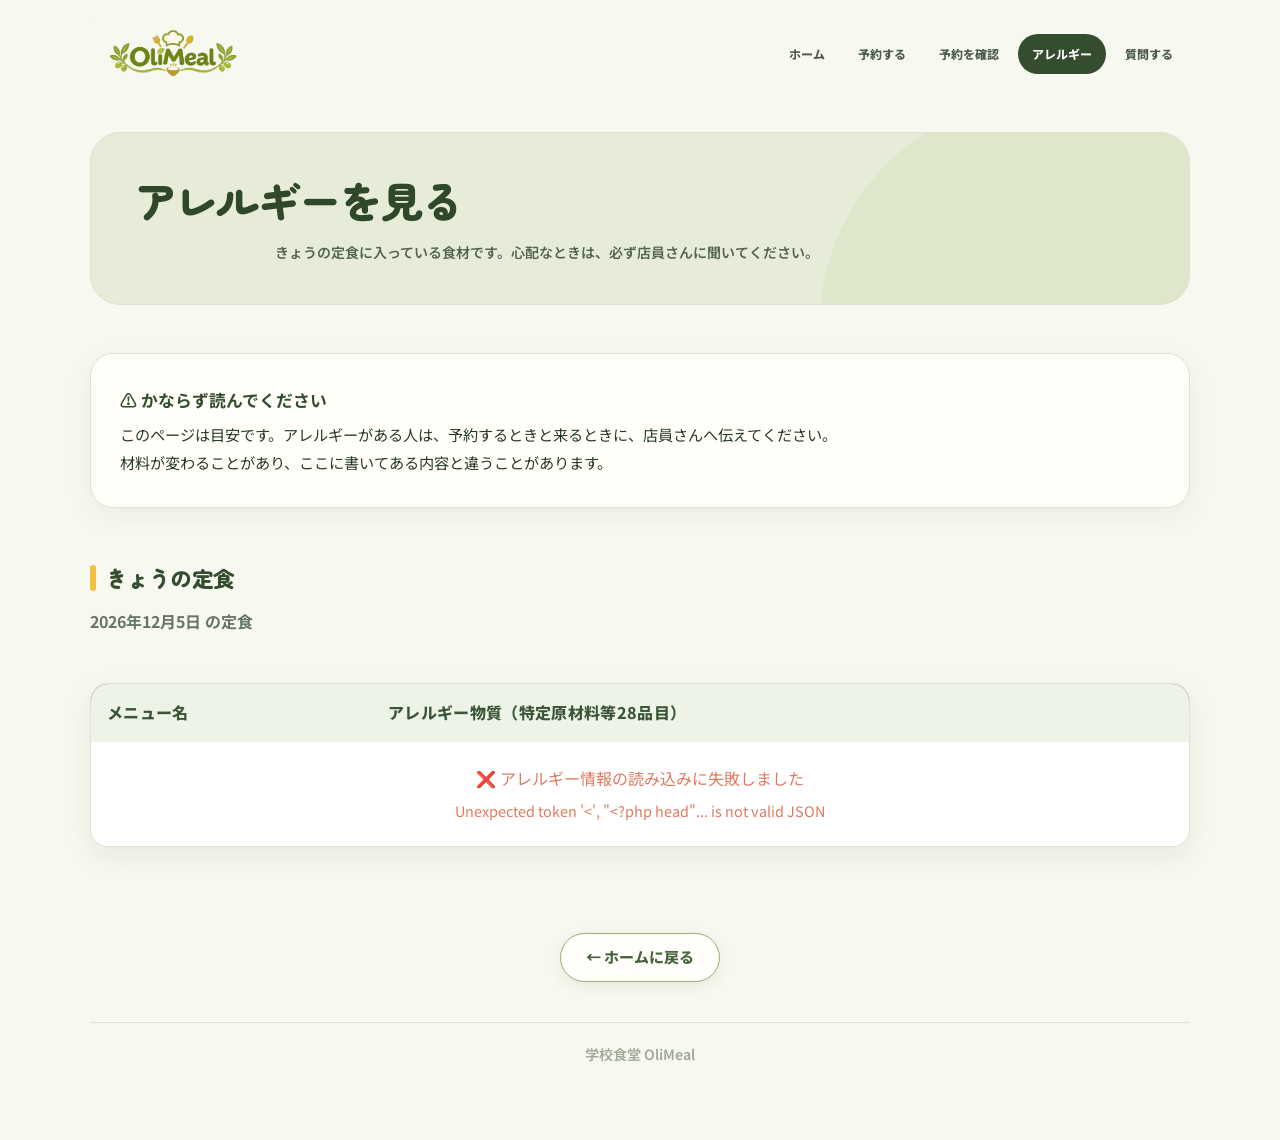
<file: allergy.html>
<!DOCTYPE html>
<html lang="ja">

<head>
  <meta charset="UTF-8">
  <meta name="viewport" content="width=device-width, initial-scale=1.0">
  <title>アレルギーを見る - OliMeal</title>
  <link rel="stylesheet" href="styles.css">
  <style>
    /* アレルギーテーブルのスタイル調整 */
    .allergy-table-container {
      overflow-x: auto;
      border-radius: var(--radius-lg);
      border: 1.5px solid var(--border-color);
      box-shadow: var(--shadow-soft);
      background: var(--card-bg);
      margin: 20px 0;
    }

    .allergy-table {
      width: 100%;
      border-collapse: collapse;
      background-color: #ffffff;
    }

    .allergy-table thead {
      background: var(--primary);
      color: #ffffff;
    }

    .allergy-table th {
      padding: 16px;
      text-align: left;
      font-weight: 800;
      font-size: 1rem;
      letter-spacing: 0.02em;
    }

    .allergy-table td {
      padding: 16px;
      border-bottom: 1px solid var(--border-color);
    }

    .allergy-table tbody tr:hover {
      background-color: var(--primary-subtle);
    }

    .allergy-table tbody tr:last-child td {
      border-bottom: none;
    }

    /* アレルゲンバッジ（ぷっくりピルタグ風） */
    .allergen-badge {
      display: inline-flex;
      align-items: center;
      gap: 6px;
      padding: 6px 14px;
      margin: 4px 5px;
      background-color: var(--accent-sun-light);
      color: var(--text-main);
      border: 1px solid var(--accent-sun);
      border-radius: 999px;
      font-size: 0.88rem;
      font-weight: 800;
      vertical-align: middle;
      box-shadow: 0 2px 4px rgba(0, 0, 0, 0.03);
    }

    /* 義務表示7品目などの強調バッジ */
    .allergen-badge.warning {
      background-color: var(--accent-orange-light);
      color: #991b1b;
      border-color: var(--accent-orange);
    }

    .allergen-icon {
      font-size: 1.1rem;
      line-height: 1;
    }

    /* 注意書きボックス（暖色系の優しいトーンに変更） */
    .info-box {
      background-color: var(--accent-sun-light);
      border: 1.5px solid var(--accent-sun);
      border-left: 6px solid var(--accent-sun);
      padding: 18px 20px;
      margin: 20px 0 28px;
      border-radius: var(--radius-md);
      box-shadow: var(--shadow-soft);
    }

    .info-box p {
      margin: 4px 0;
      color: var(--text-main);
      font-size: 0.95rem;
      line-height: 1.6;
    }

    .info-box p strong {
      color: var(--primary);
      font-size: 1.05rem;
      display: inline-block;
      margin-bottom: 4px;
    }

    .back-link-wrapper {
      text-align: center;
      margin-top: 32px;
    }
  </style>
  <link rel="stylesheet" href="olimeal-interior.css">
</head>

<body class="olimeal-interior">
  <div class="container">
   <!-- 全ページ共通ナビゲーション -->
<nav class="site-nav" aria-label="主なメニュー">
  <a class="site-nav-brand" href="index.html" aria-label="OliMeal ホーム">
    <img src="olimeal-logo.png" alt="OliMeal ロゴ" class="logo-nav-image">
  </a>
      <div class="site-nav-links">
        <a href="index.html">ホーム</a>
        <a href="book.html">予約する</a>
        <a href="verification.html">予約を確認</a>
        <a href="allergy.html" class="is-here">アレルギー</a>
        <a href="ai-assistant-php.html">質問する</a>
      </div>
    </nav>

    <header class="page-intro">
      <h1>アレルギーを見る</h1>
      <p class="lead">きょうの定食に入っている食材です。心配なときは、必ず店員さんに聞いてください。</p>
    </header>

    <main>
      <div class="info-box">
        <p><strong>⚠️ かならず読んでください</strong></p>
        <p>このページは目安です。アレルギーがある人は、予約するときと来るときに、店員さんへ伝えてください。</p>
        <p>材料が変わることがあり、ここに書いてある内容と違うことがあります。</p>
      </div>

      <section class="info-section">
        <h2>きょうの定食</h2>
        <p style="color: var(--text-muted); margin-bottom: 12px; font-weight: 700;" id="allergy-date-label">—</p>
        <div id="allergy-table-container" class="allergy-table-container">
          <table class="allergy-table">
            <thead>
              <tr>
                <th>メニュー名</th>
                <th>アレルギー物質（特定原材料等28品目）</th>
              </tr>
            </thead>
            <tbody id="allergy-tbody">
              <tr>
                <td colspan="2" style="text-align: center; padding: 24px; color: var(--text-muted);">
                  <div class="spinner"></div>
                  <p>読み込み中...</p>
                </td>
              </tr>
            </tbody>
          </table>
        </div>
      </section>

      <div class="back-link-wrapper">
        <a href="index.html" class="back-link">← ホームに戻る</a>
      </div>
    </main>

    <footer>
      <p>学校食堂 OliMeal</p>
    </footer>
  </div>

  <script>
    const API_BASE = 'api/';

    async function apiGet(path) {
      const res = await fetch(API_BASE + path, { cache: 'no-store' });
      if (!res.ok) throw new Error('GET failed: ' + path);
      return await res.json();
    }

    function getTodayIso() {
      const d = new Date();
      const y = d.getFullYear();
      const m = String(d.getMonth() + 1).padStart(2, '0');
      const day = String(d.getDate()).padStart(2, '0');
      return y + '-' + m + '-' + day;
    }

    function formatDateLabel(iso) {
      if (!iso) return '—';
      const [y, m, d] = iso.split('-').map(Number);
      return y + '年' + m + '月' + d + '日';
    }

    function getAllergenIcon(allergen) {
      const iconMap = {
        '卵': '🥚',
        '乳': '🥛',
        '小麦': '🌾',
        'えび': '🦐',
        'エビ': '🦐',
        'かに': '🦀',
        'カニ': '🦀',
        'そば': '🍜',
        '落花生': '🥜',
        'くるみ': '🥜',
        'アーモンド': '🥜',
        'カシューナッツ': '🥜',
        '大豆': '🫘',
        '牛肉': '🥩',
        '豚肉': '🥩',
        '鶏肉': '🍗',
        'あわび': '🐚',
        'いか': '🦑',
        'いくら': '🐟',
        'さけ': '🐟',
        'さば': '🐟',
        '魚': '🐟',
        'オレンジ': '🍊',
        'キウイフルーツ': '🥝',
        'バナナ': '🍌',
        'もも': '🍑',
        'りんご': '🍎',
        'ごま': '⚪',
        'まつたけ': '🍄',
        'やまいも': '🥔',
        'ゼラチン': '🫘',
        'マカダミアナッツ': '🥜',
        '米': '🍚'
      };
      return iconMap[allergen] || '⚠️';
    }

    const highRiskAllergens = ['そば', 'えび', 'エビ', 'かに', 'カニ', '落花生', '卵', '乳', '小麦', 'くるみ'];

    function renderAllergyRow(item) {
      const allergens = item.allergens || [];
      const allergenBadges = allergens.map(allergen => {
        const a = String(allergen || '').trim();
        const isHighRisk = highRiskAllergens.includes(a);
        const icon = getAllergenIcon(a);
        return `<span class="allergen-badge ${isHighRisk ? 'warning' : ''}"><span class="allergen-icon">${icon}</span>${escapeHtml(a)}</span>`;
      }).join('');
      return `
        <tr>
          <td style="font-weight: 800; font-size: 1.05rem; color: var(--primary);">${escapeHtml(item.menu)}</td>
          <td>${allergenBadges || '<span style="color: var(--text-muted);">アレルギー物質なし</span>'}</td>
        </tr>
      `;
    }

    async function loadAllergyInfo() {
      const tbody = document.getElementById('allergy-tbody');
      const dateLabel = document.getElementById('allergy-date-label');
      const today = getTodayIso();
      dateLabel.textContent = formatDateLabel(today) + ' の定食';

      try {
        let allergiesData = { allergies: [] };
        allergiesData = await apiGet('allergies.php');
        const allergies = allergiesData.allergies || [];

        const rows = [];

        let dailyMenus = [];
        dailyMenus = await apiGet('daily-menu.php');
        const todayMenu = Array.isArray(dailyMenus) ? dailyMenus.find(m => (m.date || '') === today) : null;
        const todayFood = todayMenu ? (todayMenu.food || '').trim() : '';

        if (todayFood) {
          const setMealName = todayFood.indexOf('定食') >= 0 ? todayFood : todayFood + '定食';
          const todayEntry = allergies.find(item => (item.menu || '') === setMealName);
          if (todayEntry && Array.isArray(todayEntry.allergens)) {
            rows.push(renderAllergyRow(todayEntry));
          } else {
            rows.push(`
              <tr>
                <td style="font-weight: 800; color: var(--primary);">${escapeHtml(setMealName)}</td>
                <td><span style="color: var(--text-muted);">アレルギー情報を取得できませんでした</span></td>
              </tr>
            `);
          }
        } else {
          rows.push(`
            <tr>
              <td colspan="2" style="text-align: center; padding: 20px; color: var(--text-muted);">
                本日の定食は設定されていません
              </td>
            </tr>
          `);
        }

        const otherMenus = allergies.filter(item => {
          const menu = (item.menu || '').trim();
          return menu !== '' && !menu.endsWith('定食');
        });
        otherMenus.sort((a, b) => (a.menu || '').localeCompare(b.menu || ''));
        if (otherMenus.length > 0) {
          rows.push('<tr><td colspan="2" style="padding-top:20px; padding-bottom:10px; font-weight:800; color:var(--primary); border-top:2px solid var(--border-color); background: var(--primary-subtle);">その他のメニュー（うどん・ラーメン・そば・カレーなど）</td></tr>');
          rows.push(otherMenus.map(item => renderAllergyRow(item)).join(''));
        }

        tbody.innerHTML = rows.join('');
      } catch (error) {
        console.error('アレルギー情報の読み込みエラー:', error);
        tbody.innerHTML = `
          <tr>
            <td colspan="2" style="text-align: center; padding: 24px; color: var(--accent-orange);">
              <p>❌ アレルギー情報の読み込みに失敗しました</p>
              <p style="font-size: 0.9rem; margin-top: 8px;">${escapeHtml(error.message)}</p>
            </td>
          </tr>
        `;
      }
    }

    function escapeHtml(text) {
      if (text == null) return '';
      const div = document.createElement('div');
      div.textContent = String(text);
      return div.innerHTML;
    }

    window.onload = function () {
      loadAllergyInfo();
    };
  </script>
</body>

</html>
</file>
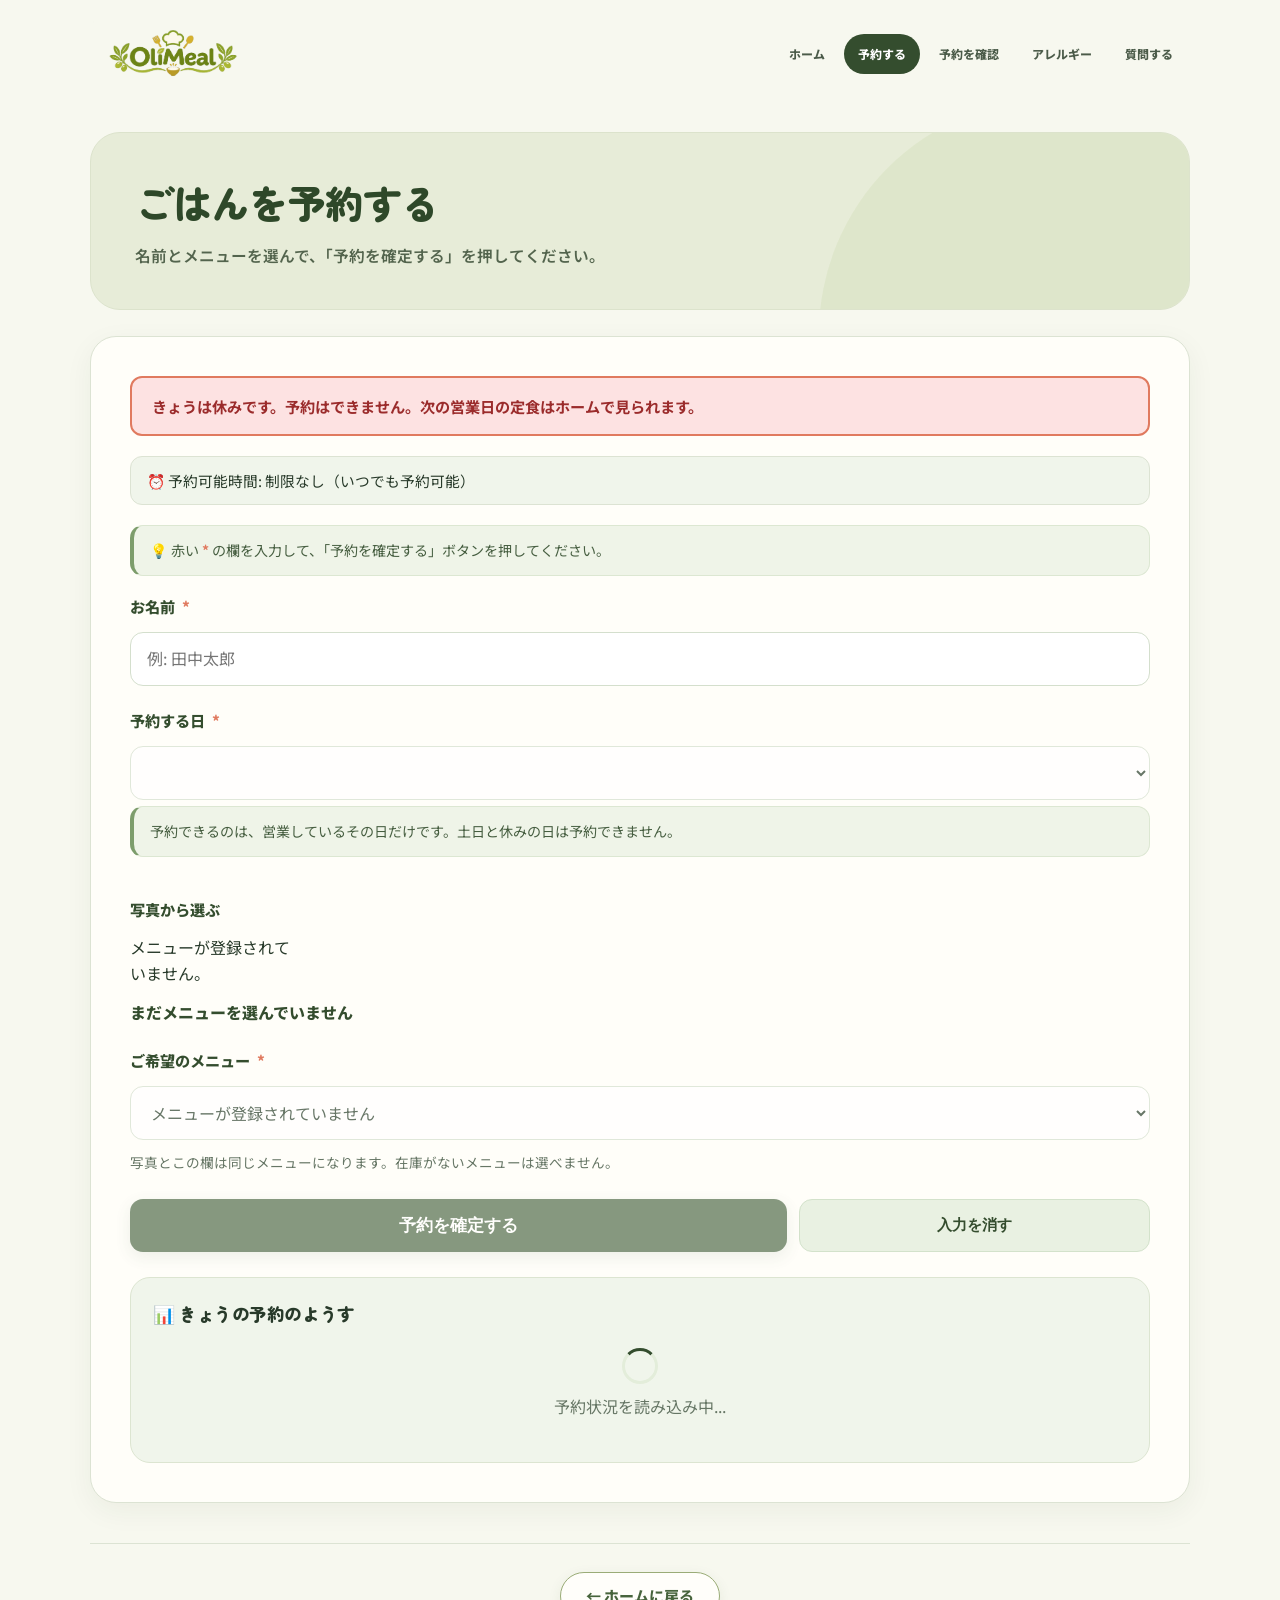
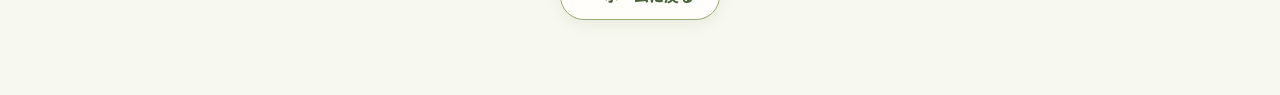
<file: book.html>
<!DOCTYPE html>
<html lang="ja">

<head>
  <meta charset="UTF-8">
  <meta name="viewport" content="width=device-width, initial-scale=1.0">
  <title>ごはんを予約する - OliMeal</title>
  <link rel="stylesheet" href="styles.css">
  <style>
    #reservation-hours-display:empty {
      display: none;
    }

    /* 予約フォームのスタイル */
    .booking-container {
      max-width: 800px;
      margin: 0 auto;
    }

    .booking-header {
      text-align: left;
      padding: 24px 28px 20px;
      background: var(--primary);
      color: white;
      border-radius: var(--radius-lg) var(--radius-lg) 0 0;
      margin-bottom: 0;
    }

    .booking-header h1 {
      font-size: 1.7rem;
      margin-bottom: 6px;
      color: white;
      font-weight: 800;
    }

    .booking-header p {
      font-size: 0.98rem;
      opacity: 0.92;
    }

    .booking-card {
      background: var(--card-bg);
      border-radius: 0 0 var(--radius-lg) var(--radius-lg);
      padding: 36px 32px;
      box-shadow: var(--shadow-soft);
      border: 1.5px solid var(--border-color);
      border-top: none;
      margin-bottom: 30px;
    }

    .form-group {
      margin-bottom: 22px;
    }

    .form-group label {
      display: block;
      margin-bottom: 8px;
      font-weight: 800;
      color: var(--primary);
      font-size: 0.95rem;
    }

    .form-group label .required {
      color: var(--accent-orange);
      margin-left: 4px;
    }

    .form-group input[type="text"],
    .form-group select {
      width: 100%;
      padding: 13px 16px;
      border: 1.5px solid var(--border-color);
      border-radius: var(--radius-md);
      font-size: 1rem;
      transition: all 0.2s ease;
      background: #ffffff;
      color: var(--text-main);
    }

    .form-group input[type="text"]:focus,
    .form-group select:focus {
      outline: none;
      border-color: var(--primary);
      background: #ffffff;
      box-shadow: 0 0 0 3px var(--primary-light);
    }

    .form-group small {
      display: block;
      margin-top: 6px;
      color: var(--text-muted);
      font-size: 0.85rem;
    }

    .help-note {
      font-size: 0.88rem;
      color: var(--text-muted);
      margin-bottom: 18px;
      background: var(--primary-subtle);
      padding: 10px 14px;
      border-radius: var(--radius-sm);
      border-left: 4px solid var(--primary);
    }

    .form-actions {
      display: flex;
      gap: 12px;
      margin-top: 32px;
    }

    .btn-submit {
      flex: 2;
      padding: 15px 28px;
      background: var(--primary);
      color: white;
      border: none;
      border-radius: var(--radius-md);
      font-size: 1.05rem;
      font-weight: 800;
      cursor: pointer;
      transition: all 0.2s ease;
      box-shadow: var(--shadow-soft);
    }

    .btn-submit:hover:not(:disabled) {
      background: var(--primary-hover);
      transform: translateY(-2px);
      box-shadow: var(--shadow-hover);
    }

    .btn-submit:disabled {
      opacity: 0.6;
      cursor: not-allowed;
    }

    .btn-reset {
      flex: 1;
      padding: 15px 24px;
      background: var(--primary-light);
      color: var(--primary);
      border: 1px solid var(--border-color);
      border-radius: var(--radius-md);
      font-size: 0.95rem;
      font-weight: 800;
      cursor: pointer;
      transition: all 0.2s ease;
    }

    .btn-reset:hover {
      background: #dbe7d5;
      transform: translateY(-1px);
    }

    /* 結果表示 */
    .result-box {
      display: none;
      margin-top: 25px;
      padding: 24px;
      border-radius: var(--radius-md);
      animation: slideIn 0.3s ease-out;
    }

    @keyframes slideIn {
      from {
        opacity: 0;
        transform: translateY(-8px);
      }
      to {
        opacity: 1;
        transform: translateY(0);
      }
    }

    .result-success {
      background: var(--status-open-bg);
      border: 2px solid var(--primary);
      color: var(--status-open-text);
    }

    .result-error {
      background: var(--status-closed-bg);
      border: 2px solid var(--accent-orange);
      color: var(--status-closed-text);
    }

    .result-box h3 {
      margin: 0 0 12px 0;
      font-size: 1.25rem;
      font-weight: 800;
    }

    .result-box p {
      margin: 6px 0;
      line-height: 1.6;
    }

    .reservation-number {
      font-size: 2.2rem;
      font-weight: 900;
      color: var(--primary);
      margin: 10px 0;
      letter-spacing: 0.05em;
    }

    .result-actions {
      display: flex;
      gap: 10px;
      flex-wrap: wrap;
      margin-top: 18px;
    }

    /* メニュー表示 */
    .menu-preview {
      background: var(--primary-subtle);
      border-radius: var(--radius-md);
      padding: 20px;
      margin-top: 24px;
      border: 1px solid var(--border-color);
    }

    .menu-preview h3 {
      margin-top: 0;
      color: var(--primary);
      font-size: 1.1rem;
      font-weight: 800;
    }

    .menu-list {
      display: grid;
      grid-template-columns: repeat(auto-fill, minmax(200px, 1fr));
      gap: 12px;
      margin-top: 14px;
    }

    .menu-item {
      background: white;
      padding: 14px;
      border-radius: var(--radius-sm);
      border: 1.5px solid var(--border-color);
      text-align: center;
    }

    .menu-item-name {
      font-weight: 800;
      color: var(--text-main);
      margin-bottom: 4px;
    }

    .menu-item-stock {
      font-size: 0.85rem;
      color: var(--text-muted);
    }

    .menu-item-stock.unlimited {
      color: var(--primary);
      font-weight: 800;
    }

    .menu-item-stock.soldout {
      color: var(--accent-orange);
      font-weight: 800;
    }

    .menu-cards {
      display: grid;
      grid-template-columns: repeat(auto-fill, minmax(150px, 1fr));
      gap: 12px;
    }

    .food-card {
      display: flex;
      flex-direction: column;
      text-align: left;
      padding: 0;
      border: 2px solid var(--border-color);
      border-radius: 16px;
      background: #fff;
      overflow: hidden;
      cursor: pointer;
      min-height: 44px;
      color: var(--text-main);
    }

    .food-card.selected {
      border-color: var(--primary);
      box-shadow: 0 0 0 3px var(--primary-light);
    }

    .food-card.soldout {
      cursor: not-allowed;
      opacity: 0.72;
    }

    .food-card img,
    .food-fallback {
      width: 100%;
      aspect-ratio: 4 / 3;
      object-fit: cover;
      background: var(--accent-beige-light, #f6f1e7);
    }

    .food-fallback {
      display: flex;
      align-items: center;
      justify-content: center;
      font-size: 2.4rem;
    }

    .food-card-body {
      padding: 10px 12px 12px;
    }

    .food-card-name {
      font-weight: 800;
      line-height: 1.4;
    }

    .food-card-meta {
      margin-top: 4px;
      color: var(--text-muted);
      font-size: 0.86rem;
    }

    .selected-food {
      margin-top: 8px;
      font-weight: 800;
      color: var(--primary);
    }

    /* 予約状況 */
    .status-preview {
      background: var(--accent-sun-light);
      border-radius: var(--radius-md);
      padding: 20px;
      margin-top: 20px;
      border: 1px solid var(--accent-sun);
    }

    .status-preview h3 {
      margin-top: 0;
      color: var(--text-main);
      font-size: 1.1rem;
      font-weight: 800;
    }

    .status-item {
      background: white;
      padding: 12px 16px;
      border-radius: var(--radius-sm);
      margin-bottom: 8px;
      display: flex;
      justify-content: space-between;
      align-items: center;
      border: 1px solid var(--border-color);
    }

    /* ローディング */
    .loading {
      text-align: center;
      padding: 20px;
      color: var(--text-muted);
    }

    .spinner {
      border: 3px solid var(--primary-light);
      border-top: 3px solid var(--primary);
      border-radius: 50%;
      width: 36px;
      height: 36px;
      animation: spin 1s linear infinite;
      margin: 0 auto 10px;
    }

    @keyframes spin {
      0% { transform: rotate(0deg); }
      100% { transform: rotate(360deg); }
    }

    /* レスポンシブ */
    @media (max-width: 768px) {
      .booking-card {
        padding: 24px 18px;
      }

      .booking-header h1 {
        font-size: 1.5rem;
      }

      .form-actions {
        flex-direction: column;
      }

      .btn-submit,
      .btn-reset {
        width: 100%;
      }

      .menu-list {
        grid-template-columns: 1fr;
      }
    }
  </style>
  <link rel="stylesheet" href="olimeal-interior.css">
</head>

<body class="olimeal-interior">
  <div class="container">
    <!-- 全ページ共通ナビゲーション -->
    <nav class="site-nav" aria-label="主なメニュー">
      <a class="site-nav-brand" href="index.html" aria-label="OliMeal ホーム">
        <img src="olimeal-logo.png" alt="OliMeal ロゴ" class="logo-nav-image">
      </a>
      <div class="site-nav-links">
        <a href="index.html">ホーム</a>
        <a href="book.html" class="is-here">予約する</a>
        <a href="verification.html">予約を確認</a>
        <a href="allergy.html">アレルギー</a>
        <a href="ai-assistant-php.html">質問する</a>
      </div>
    </nav>

    <div class="booking-container">
      <div class="booking-header">
        <h1>ごはんを予約する</h1>
        <p>名前とメニューを選んで、「予約を確定する」を押してください。</p>
      </div>

      <div class="booking-card">
        <div id="today-closed-message"
          style="display:none; margin-bottom:20px; padding:16px 20px; background:var(--status-closed-bg); border:2px solid var(--accent-orange); border-radius:var(--radius-md); font-size:0.95rem; font-weight:bold; color:var(--status-closed-text);">
          🚫 本日は休業日のため、予約はできません。
        </div>

        <div id="reservation-hours-display" class="reservation-hours-box"
          style="margin-bottom:20px; padding:12px 16px; background:var(--primary-subtle); border-radius:var(--radius-md); font-size:0.92rem; border:1px solid var(--border-color);">
        </div>

        <form id="booking-form">
          <p class="help-note">💡 赤い <span style="color:var(--accent-orange); font-weight:bold;">*</span> の欄を入力して、「予約を確定する」ボタンを押してください。</p>

          <div class="form-group">
            <label for="student-name">
              お名前 <span class="required">*</span>
            </label>
            <input type="text" id="student-name" required placeholder="例: 田中太郎" autocomplete="name">
          </div>

          <div class="form-group">
            <label for="reserve-date">予約する日 <span class="required">*</span></label>
            <select id="reserve-date" required></select>
            <p id="reserve-date-note" class="help-note">予約できるのは、営業しているその日だけです。土日と休みの日は予約できません。</p>
          </div>

          <div class="form-group">
            <label>写真から選ぶ</label>
            <div id="menu-cards" class="menu-cards" aria-live="polite">
              <p>メニューを読み込み中...</p>
            </div>
            <p id="selected-food" class="selected-food">まだメニューを選んでいません</p>
          </div>

          <div class="form-group">
            <label for="food">
              ご希望のメニュー <span class="required">*</span>
            </label>
            <select id="food" required>
              <option value="">-- 読み込み中... --</option>
            </select>
            <small>写真とこの欄は同じメニューになります。在庫がないメニューは選べません。</small>
          </div>

          <div class="form-actions">
            <button type="submit" class="btn-submit" id="submit-btn">
              予約を確定する
            </button>
            <button type="button" class="btn-reset" onclick="resetForm()">
              入力を消す
            </button>
          </div>
        </form>

        <!-- 結果表示エリア -->
        <div id="result-box" class="result-box"></div>

        <!-- 今日の予約状況 -->
        <div class="status-preview">
          <h3>📊 きょうの予約のようす</h3>
          <div id="reservations-display" class="loading">
            <div class="spinner"></div>
            <p>予約状況を読み込み中...</p>
          </div>
        </div>
      </div>
    </div>

    <footer>
      <a href="index.html" class="back-link">← ホームに戻る</a>
    </footer>
  </div>

  <script>
    // APIベースパスの解決
    function getApiBase() {
      if (typeof window === 'undefined' || !window.location) return 'api/';
      if (window.location.protocol === 'file:') return 'api/';
      const path = window.location.pathname;
      const lastSlash = path.lastIndexOf('/');
      const basePath = lastSlash >= 0 ? path.substring(0, lastSlash + 1) : '/';
      return basePath + 'api/';
    }

    let __apiBaseResolved = null;

    async function resolveApiBase() {
      if (__apiBaseResolved) return __apiBaseResolved;

      const candidates = [];
      try { candidates.push(new URL('api/', window.location.href).toString()); } catch (_) { }
      try { candidates.push(new URL('../api/', window.location.href).toString()); } catch (_) { }
      try { candidates.push(window.location.origin + '/api/'); } catch (_) { }

      const validCandidates = candidates.filter(u => {
        try { return new URL(u).origin === window.location.origin; } catch (_) { return false; }
      });

      const probePath = 'menu.php';
      for (const base of validCandidates) {
        try {
          const res = await fetch(base + probePath, { cache: 'no-store', method: 'GET' });
          if (res.ok) {
            __apiBaseResolved = base;
            return __apiBaseResolved;
          }
        } catch (e) {
          continue;
        }
      }
      __apiBaseResolved = getApiBase();
      return __apiBaseResolved;
    }

    function escapeHtml(text) {
      if (text === null || text === undefined) return '';
      const div = document.createElement('div');
      div.textContent = String(text);
      return div.innerHTML;
    }

    function getTodayIso() {
      const d = new Date();
      const yyyy = d.getFullYear();
      const mm = String(d.getMonth() + 1).padStart(2, '0');
      const dd = String(d.getDate()).padStart(2, '0');
      return `${yyyy}-${mm}-${dd}`;
    }

    function getCurrentTimeHHMM() {
      const d = new Date();
      return String(d.getHours()).padStart(2, '0') + ':' + String(d.getMinutes()).padStart(2, '0');
    }

    let reservationTimesSettings = null;
    let reserveDate = '';
    let reserveDates = [];
    let loadedMenus = [];
    let dailyRows = [];

    async function loadReservationTimesSettings() {
      try {
        const apiBase = await resolveApiBase();
        const res = await fetch(apiBase + 'reservation-times.php', { cache: 'no-store' });
        if (res.ok) {
          const data = await res.json();
          reservationTimesSettings = data;
          return data;
        }
      } catch (e) {
        console.warn('[予約] 予約時間設定の取得に失敗:', e);
      }
      reservationTimesSettings = null;
      return null;
    }

    function isWithinReservationHours() {
      if (!reservationTimesSettings || reservationTimesSettings.enabled !== true) {
        return true;
      }
      let timeSlots = reservationTimesSettings.timeSlots;
      if (!Array.isArray(timeSlots) || timeSlots.length === 0) {
        const start = reservationTimesSettings.startTime;
        const end = reservationTimesSettings.endTime;
        if (start && end) {
          timeSlots = [{ startTime: start, endTime: end }];
        } else {
          return true;
        }
      }
      const now = getCurrentTimeHHMM();
      for (let i = 0; i < timeSlots.length; i++) {
        const slot = timeSlots[i];
        const s = (slot.startTime || '').trim();
        const e = (slot.endTime || '').trim();
        if (s && e && now >= s && now <= e) return true;
      }
      return false;
    }

    function getReservationHoursDisplayText() {
      if (!reservationTimesSettings || reservationTimesSettings.enabled !== true) {
        return null;
      }
      let timeSlots = reservationTimesSettings.timeSlots;
      if (!Array.isArray(timeSlots) || timeSlots.length === 0) {
        const start = reservationTimesSettings.startTime;
        const end = reservationTimesSettings.endTime;
        if (start && end) timeSlots = [{ startTime: start, endTime: end }];
        else return null;
      }
      const parts = timeSlots.map(s => `${s.startTime}〜${s.endTime}`);
      return parts.join('、');
    }

    async function isTodayClosed() {
      try {
        const apiBase = await resolveApiBase();
        const holidaysRes = await fetch(apiBase + 'holidays.php', { cache: 'no-store' });
        const holidays = (holidaysRes.ok && await holidaysRes.json().catch(() => [])) || [];
        const today = getTodayIso();
        const registered = (holidays || []).find(h => (h.date || '') === today);
        if (registered) return { closed: true, reason: registered.reason || '休業日' };
        return false;
      } catch (e) {
        return false;
      }
    }

    function menuTitle(name) {
      return String(name || '').replace(/（[^）]*）/g, '').trim();
    }

    function menuPrice(name) {
      const match = String(name || '').match(/（(\d+)円）/);
      return match ? match[1] + '円' : '';
    }

    function foodMark(name) {
      const text = String(name || '');
      if (/カツオ|かつお|魚|鮭|サバ|鯖|イワシ/.test(text)) return '🐟';
      if (/カレー/.test(text)) return '🍛';
      if (/ラーメン|うどん|そば|麺/.test(text)) return '🍜';
      if (/カツ|とんかつ|唐揚|から揚|揚/.test(text)) return '🍤';
      if (/丼|飯|めし|ライス|ハヤシ/.test(text)) return '🍚';
      if (/豚|牛|鶏|肉/.test(text)) return '🍖';
      return '🍱';
    }

    function imageFoodName(menuName, dailyFood) {
      if (String(menuName).indexOf('日替わり') !== -1) return dailyFood || '';
      return menuTitle(menuName);
    }

    function isoFromDate(date) {
      return date.getFullYear() + '-' + String(date.getMonth() + 1).padStart(2, '0') + '-' + String(date.getDate()).padStart(2, '0');
    }

    function captionDate(iso) {
      const parts = String(iso).split('-').map(Number);
      const date = new Date(parts[0], parts[1] - 1, parts[2]);
      const names = ['日', '月', '火', '水', '木', '金', '土'];
      return parts[1] + '月' + parts[2] + '日（' + names[date.getDay()] + '）';
    }

    function isClosedIso(iso, holidays) {
      const parts = String(iso).split('-').map(Number);
      const date = new Date(parts[0], parts[1] - 1, parts[2]);
      const day = date.getDay();
      if (day === 0 || day === 6) return true;
      return (holidays || []).some(function (item) { return item && item.date === iso; });
    }

    function openReserveDates(holidays) {
      const today = getTodayIso();
      return isClosedIso(today, holidays) ? [] : [today];
    }

    function dailyFoodFor(rows, iso) {
      const row = (rows || []).find(function (item) { return item && item.date === iso; });
      return row && row.food ? row.food : '';
    }

    function syncFoodSelection(name) {
      const select = document.getElementById('food');
      const note = document.getElementById('selected-food');
      if (select && name != null) {
        const option = Array.from(select.options).find(function (item) {
          return item.value === name && !item.disabled;
        });
        if (option) select.value = name;
      }
      const current = select ? select.value : '';
      document.querySelectorAll('.food-card').forEach(function (card) {
        const selected = card.getAttribute('data-food') === current;
        card.classList.toggle('selected', selected);
        card.setAttribute('aria-pressed', selected ? 'true' : 'false');
      });
      if (note) {
        note.textContent = current ? '選択中: ' + current : 'まだメニューを選んでいません';
      }
    }

    function paintFoodFallback(holder, name) {
      holder.innerHTML = '';
      const fallback = document.createElement('div');
      fallback.className = 'food-fallback';
      fallback.textContent = foodMark(name);
      fallback.setAttribute('role', 'img');
      fallback.setAttribute('aria-label', name + 'の写真はありません');
      holder.appendChild(fallback);
    }

    function loadFoodImage(name, holder, menuId) {
      const apiName = name;
      const idQuery = menuId ? '&menuId=' + encodeURIComponent(menuId) : '';
      return resolveApiBase().then(function (apiBase) {
        return fetch(apiBase + 'recommend-image.php?cache=1&food=' + encodeURIComponent(apiName) + idQuery, { cache: 'no-store' });
      })
        .then(function (res) { return res.json(); })
        .then(function (data) {
          const image = data && data.image ? data.image : {};
          if (image.status === 'ready' && image.url) {
            const img = document.createElement('img');
            img.alt = apiName;
            img.src = image.url;
            img.addEventListener('error', function () { paintFoodFallback(holder, apiName); });
            holder.innerHTML = '';
            holder.appendChild(img);
            return;
          }
          if (image.status === 'skipped' || image.status === 'error') {
            paintFoodFallback(holder, apiName);
            return;
          }
          return resolveApiBase().then(function (apiBase) {
            return fetch(apiBase + 'recommend-image.php?food=' + encodeURIComponent(apiName) + idQuery, { cache: 'no-store' });
          })
            .then(function (res) { return res.json(); })
            .then(function (generated) {
              const ready = generated && generated.image ? generated.image : {};
              if (ready.status === 'ready' && ready.url) {
                const img = document.createElement('img');
                img.alt = apiName;
                img.src = ready.url;
                img.addEventListener('error', function () { paintFoodFallback(holder, apiName); });
                holder.innerHTML = '';
                holder.appendChild(img);
                return;
              }
              paintFoodFallback(holder, apiName);
            });
        })
        .catch(function () { paintFoodFallback(holder, apiName); });
    }

    function renderFoodCards(menus, dailyFood) {
      const host = document.getElementById('menu-cards');
      if (!host) return;
      host.innerHTML = '';
      const queue = [];
      menus.forEach(function (menu) {
        const soldout = menu.stock !== -1 && menu.stock <= 0;
        const button = document.createElement('button');
        button.type = 'button';
        button.className = 'food-card' + (soldout ? ' soldout' : '');
        button.setAttribute('data-food', menu.name);
        button.setAttribute('aria-pressed', 'false');
        if (soldout) button.disabled = true;
        const photo = document.createElement('div');
        const body = document.createElement('div');
        body.className = 'food-card-body';
        const title = document.createElement('div');
        title.className = 'food-card-name';
        title.textContent = menuTitle(menu.name);
        const meta = document.createElement('div');
        meta.className = 'food-card-meta';
        const bits = [];
        const price = menuPrice(menu.name);
        if (price) bits.push(price);
        if (menu.stock === -1) bits.push('在庫制限なし');
        else if (soldout) bits.push('売り切れ');
        else bits.push('残り' + menu.stock + '食');
        if (String(menu.name).indexOf('日替わり') !== -1) {
          const when = captionDate(reserveDate || getTodayIso());
          bits.push(when + 'の日替わり定食：' + (dailyFood || '未定'));
        }
        meta.textContent = bits.join(' / ');
        body.appendChild(title);
        body.appendChild(meta);
        button.appendChild(photo);
        button.appendChild(body);
        if (!soldout) {
          button.addEventListener('click', function () { syncFoodSelection(menu.name); });
        }
        host.appendChild(button);
        const imageName = imageFoodName(menu.name, dailyFood);
        paintFoodFallback(photo, imageName || menu.name);
        if (imageName) queue.push({ name: imageName, menuId: menu.standardId || '', photo: photo });
      });
      let index = 0;
      function nextImage() {
        if (index >= queue.length) return;
        const item = queue[index++];
        Promise.resolve(loadFoodImage(item.name, item.photo, item.menuId)).finally(nextImage);
      }
      nextImage();
    }

    function applyBookingPreset(foodSelect) {
      let params;
      try { params = new URLSearchParams(window.location.search); } catch (e) { return; }
      const presetName = params.get('name') || '';
      const presetFood = params.get('food') || '';
      const nameInput = document.getElementById('student-name');
      if (nameInput && presetName && !nameInput.value) nameInput.value = presetName;
      if (foodSelect && presetFood) {
        const option = Array.from(foodSelect.options).find(function (item) {
          return item.value === presetFood && !item.disabled;
        });
        if (option) foodSelect.value = presetFood;
      }
    }

    async function loadMenuAndStatus() {
      const foodSelect = document.getElementById('food');
      const cards = document.getElementById('menu-cards');
      const reservationsDisplay = document.getElementById('reservations-display');
      const reservationHoursDisplay = document.getElementById('reservation-hours-display');
      const todayClosedEl = document.getElementById('today-closed-message');
      const bookingForm = document.getElementById('booking-form');
      const submitBtn = document.getElementById('submit-btn');

      try {
        applyBookingPreset(null);
        const apiBase = await resolveApiBase();
        const holidayRes = await fetch(apiBase + 'holidays.php', { cache: 'no-store' });
        const holidays = holidayRes.ok ? await holidayRes.json().catch(function () { return []; }) : [];
        reserveDates = openReserveDates(Array.isArray(holidays) ? holidays : []);
        const dateSelect = document.getElementById('reserve-date');
        if (dateSelect) {
          const previous = reserveDate && reserveDates.indexOf(reserveDate) !== -1 ? reserveDate : (reserveDates[0] || '');
          dateSelect.innerHTML = reserveDates.map(function (iso) {
            return '<option value="' + iso + '">' + captionDate(iso) + '</option>';
          }).join('');
          dateSelect.value = previous;
          reserveDate = dateSelect.value;
          dateSelect.onchange = function () {
            reserveDate = dateSelect.value;
            const select = document.getElementById('food');
            if (select) select.value = '';
            renderFoodCards(loadedMenus, dailyFoodFor(dailyRows, reserveDate));
            syncFoodSelection('');
          };
        }
        if (!reserveDates.length && todayClosedEl) {
          todayClosedEl.style.display = 'block';
          todayClosedEl.textContent = 'きょうは休みです。予約はできません。次の営業日の定食はホームで見られます。';
          if (bookingForm) bookingForm.querySelectorAll('input, select, button[type="submit"]').forEach(function (el) { el.disabled = true; });
          if (submitBtn) submitBtn.disabled = true;
        } else if (todayClosedEl) {
          todayClosedEl.style.display = 'none';
        }

        await loadReservationTimesSettings();
        const [menuRes, resRes, dailyRes] = await Promise.all([
          fetch(apiBase + 'menu.php', { cache: 'no-store' }),
          fetch(apiBase + 'sales-data.php?reservations=true', { cache: 'no-store' }),
          fetch(apiBase + 'daily-menu.php', { cache: 'no-store' }).catch(function () { return null; })
        ]);
        dailyRows = [];
        if (dailyRes && dailyRes.ok) {
          const rows = await dailyRes.json().catch(function () { return []; });
          dailyRows = Array.isArray(rows) ? rows : [];
        }
        const dailyFood = dailyFoodFor(dailyRows, reserveDate || getTodayIso());

        if (reservationHoursDisplay && !closed) {
          const text = getReservationHoursDisplayText();
          const within = isWithinReservationHours();
          if (text) {
            reservationHoursDisplay.innerHTML = '<span class="reservation-hours-label">⏰ 予約可能時間: </span><strong>' +
              escapeHtml(text) + '</strong>' +
              (within ? ' <span style="color:var(--primary); font-weight:bold;">（現在予約可能）</span>' : ' <span style="color:var(--accent-orange); font-weight:bold;">（現在は予約時間外です）</span>');
          } else {
            reservationHoursDisplay.innerHTML = '<span class="reservation-hours-label">⏰ 予約可能時間: </span>制限なし（いつでも予約可能）';
          }
        }

        if (menuRes.ok) {
          const menus = await menuRes.json().catch(() => []);
          if (Array.isArray(menus) && menus.length > 0) {
            loadedMenus = menus;
            if (foodSelect) {
              foodSelect.innerHTML = '<option value="">-- 選択してください --</option>' +
                menus.map(m => {
                  const label = m.stock === -1
                    ? `${m.name}（無制限）`
                    : `${m.name}（残り${m.stock}食）`;
                  const disabled = (m.stock !== -1 && m.stock <= 0) ? ' disabled' : '';
                  return `<option value="${escapeHtml(m.name)}"${disabled}>${escapeHtml(label)}</option>`;
                }).join('');
              applyBookingPreset(foodSelect);
            }
            renderFoodCards(menus, dailyFood);
            syncFoodSelection(foodSelect ? foodSelect.value : '');
          } else {
            if (foodSelect) foodSelect.innerHTML = '<option value="">メニューが登録されていません</option>';
            if (cards) cards.innerHTML = '<p>メニューが登録されていません。</p>';
          }
        } else {
          if (foodSelect) foodSelect.innerHTML = '<option value="">メニューの読み込みに失敗しました</option>';
          if (cards) cards.innerHTML = '<p style="color: var(--accent-orange);">メニューの読み込みに失敗しました。プルダウンからも選べます。</p>';
        }

        if (resRes.ok) {
          const raw = await resRes.json();
          const list = Array.isArray(raw) ? raw : (raw?.reservations || []);
          const today = reserveDate || getTodayIso();
          const byFood = {};

          list
            .filter(r => String(r.date || '') === today)
            .forEach(r => {
              const f = (r.food && String(r.food).trim()) || '（未設定）';
              if (!byFood[f]) byFood[f] = 0;
              byFood[f] += (r.people || 1);
            });

          const entries = Object.entries(byFood);
          if (reservationsDisplay) {
            if (entries.length === 0) {
              reservationsDisplay.innerHTML = '<p style="color: var(--text-muted); padding: 4px 0;">🍳 きょうの予約はまだ届いていません。一番乗りで予約してみよう！</p>';
            } else {
              reservationsDisplay.innerHTML = entries.map(([food, n]) =>
                `<div class="status-item">
                  <span><strong>${escapeHtml(food)}</strong></span>
                  <span style="font-weight: bold; color: var(--primary);">${n}人</span>
                </div>`
              ).join('');
            }
          }
        } else {
          if (reservationsDisplay) {
            reservationsDisplay.innerHTML = '<p style="color: var(--accent-orange);">予約状況の読み込みに失敗しました。</p>';
          }
        }
      } catch (e) {
        console.error('データの読み込みエラー:', e);
      }
    }

    function showResult(success, html) {
      const resultBox = document.getElementById('result-box');
      if (!resultBox) return;

      resultBox.className = `result-box ${success ? 'result-success' : 'result-error'}`;
      resultBox.innerHTML = html;
      resultBox.style.display = 'block';
      resultBox.scrollIntoView({ behavior: 'smooth', block: 'start' });
    }

    function hideResult() {
      const resultBox = document.getElementById('result-box');
      if (resultBox) resultBox.style.display = 'none';
    }

    function resetForm() {
      document.getElementById('booking-form').reset();
      syncFoodSelection('');
      hideResult();
    }

    async function submitReservation(formData) {
      const dateSelect = document.getElementById('reserve-date');
      const chosenDate = dateSelect ? dateSelect.value : '';
      const holidayRes = await fetch((await resolveApiBase()) + 'holidays.php', { cache: 'no-store' });
      const holidays = holidayRes.ok ? await holidayRes.json().catch(function () { return []; }) : [];
      const allowedDates = openReserveDates(Array.isArray(holidays) ? holidays : []);
      if (allowedDates.indexOf(chosenDate) === -1) {
        throw new Error('この日付は予約できません。予約する日を選び直してください。');
      }
      reserveDate = chosenDate;

      if (reservationTimesSettings === null) {
        await loadReservationTimesSettings();
      }

      if (reservationTimesSettings && reservationTimesSettings.enabled === true) {
        if (!isWithinReservationHours()) {
          const text = getReservationHoursDisplayText();
          throw new Error('現在は予約時間外です。予約可能時間: ' + (text || '—') + ' の間にご予約ください。');
        }
      }

      const apiBase = await resolveApiBase();
      const menuUrl = apiBase + 'menu.php';
      const menuResponse = await fetch(menuUrl, { cache: 'no-store' });
      if (!menuResponse.ok) {
        throw new Error(`メニューデータの取得に失敗しました`);
      }

      const menus = await menuResponse.json();
      const selectedMenu = menus.find(menu => menu.name === formData.food);

      if (!selectedMenu) {
        throw new Error('選択されたメニューが見つかりません');
      }

      if (selectedMenu.stock !== -1 && selectedMenu.stock <= 0) {
        throw new Error('このメニューは売り切れです');
      }

      if (selectedMenu.stock !== -1) {
        selectedMenu.stock -= 1;
        const updateResponse = await fetch(apiBase + 'menu.php', {
          method: 'POST',
          headers: { 'Content-Type': 'application/json' },
          body: JSON.stringify(menus)
        });

        if (!updateResponse.ok) {
          throw new Error('メニューの残数更新に失敗しました');
        }
      }

      const reservation = {
        id: Date.now(),
        date: reserveDate,
        time: new Date().toTimeString().split(' ')[0].substring(0, 5),
        name: formData.name.trim(),
        studentClass: '',
        people: 1,
        food: formData.food,
        reservationNumber: null
      };

      const reservationsUrl = apiBase + 'sales-data.php?reservations=true';
      const res = await fetch(reservationsUrl, { cache: 'no-store' });
      if (!res.ok) {
        throw new Error(`予約データの取得に失敗しました`);
      }

      const raw = await res.json();
      let existingReservations = Array.isArray(raw) ? raw : (raw?.reservations || []);

      const today = reservation.date;
      const reservationName = reservation.name.trim();
      const duplicateReservation = existingReservations.find(r => {
        return (r.date || '') === today && (r.name || '').trim() === reservationName;
      });

      if (duplicateReservation) {
        throw new Error(`${today}に「${reservationName}」さんは既に予約済みです。`);
      }

      const usedNumbers = new Set(
        existingReservations
          .filter(r => String(r.date || '') === today)
          .map(r => parseInt(r.reservationNumber, 10))
          .filter(n => Number.isFinite(n) && n >= 1 && n <= 999)
      );

      let candidate = null;
      for (let i = 0; i < 2000; i++) {
        const n = Math.floor(Math.random() * 999) + 1;
        if (!usedNumbers.has(n)) { candidate = n; break; }
      }

      if (candidate === null) {
        for (let n = 1; n <= 999; n++) {
          if (!usedNumbers.has(n)) { candidate = n; break; }
        }
      }

      if (candidate === null) {
        throw new Error('本日の予約番号が上限に達しました（999件）。');
      }

      reservation.reservationNumber = candidate;
      existingReservations.push(reservation);

      const saveUrl = apiBase + 'sales-data.php';
      const saveResponse = await fetch(saveUrl, {
        method: 'POST',
        headers: { 'Content-Type': 'application/json' },
        body: JSON.stringify({ action: 'save-all', reservations: existingReservations })
      });

      if (!saveResponse.ok) {
        throw new Error('予約の保存に失敗しました');
      }

      return reservation;
    }

    async function copyReservationNumberOnly() {
      const el = document.querySelector('.reservation-number');
      const text = el ? String(el.textContent || '').trim().replace(/\D/g, '').slice(0, 3) : '';
      const threeDigits = text.length > 0 ? text.padStart(3, '0').slice(-3) : '';
      const toCopy = threeDigits || '000';
      try {
        if (navigator.clipboard && typeof navigator.clipboard.writeText === 'function') {
          await navigator.clipboard.writeText(toCopy);
          alert('予約番号（' + toCopy + '）をコピーしました！');
        } else {
          prompt('予約番号をコピーしてください:', toCopy);
        }
      } catch (e) {
        prompt('予約番号をコピーしてください:', toCopy);
      }
    }

    document.addEventListener('DOMContentLoaded', function () {
      loadMenuAndStatus();

      const foodSelect = document.getElementById('food');
      if (foodSelect) {
        foodSelect.addEventListener('change', function () {
          syncFoodSelection(foodSelect.value);
        });
      }

      const form = document.getElementById('booking-form');
      if (form) {
        form.addEventListener('submit', async function (e) {
          e.preventDefault();

          const formData = {
            name: document.getElementById('student-name').value.trim(),
            food: document.getElementById('food').value
          };

          if (!formData.name) {
            showResult(false, '<h3>❌ エラー</h3><p>お名前を入力してください。</p>');
            return;
          }

          if (!formData.food) {
            showResult(false, '<h3>❌ エラー</h3><p>メニューを選択してください。</p>');
            return;
          }

          const submitButton = document.getElementById('submit-btn');
          const originalText = submitButton.textContent;
          submitButton.disabled = true;
          submitButton.textContent = '送信中...';

          try {
            const reservation = await submitReservation(formData);
            const numStr = String(reservation.reservationNumber).padStart(3, '0');

            showResult(true, `
              <h3>🎉 予約が完了しました！</h3>
              <p>受け取りの際に以下の<strong>予約番号</strong>を食堂でお伝えください。</p>
              <div class="reservation-number">No. ${numStr}</div>
              <p><strong>お名前:</strong> ${escapeHtml(reservation.name)} 様</p>
              <p><strong>ご希望メニュー:</strong> ${escapeHtml(reservation.food)}</p>
              <div class="result-actions">
                <button class="btn btn-primary" onclick="copyReservationNumberOnly()">番号をコピー</button>
                <a href="verification.html" class="btn btn-secondary">予約を確認する</a>
              </div>
            `);

            document.getElementById('booking-form').reset();
            loadMenuAndStatus();
          } catch (error) {
            showResult(false, `<h3>❌ 予約エラー</h3><p>${escapeHtml(error.message)}</p>`);
          } finally {
            submitButton.disabled = false;
            submitButton.textContent = originalText;
          }
        });
      }
    });
  </script>
</body>

</html>
</file>
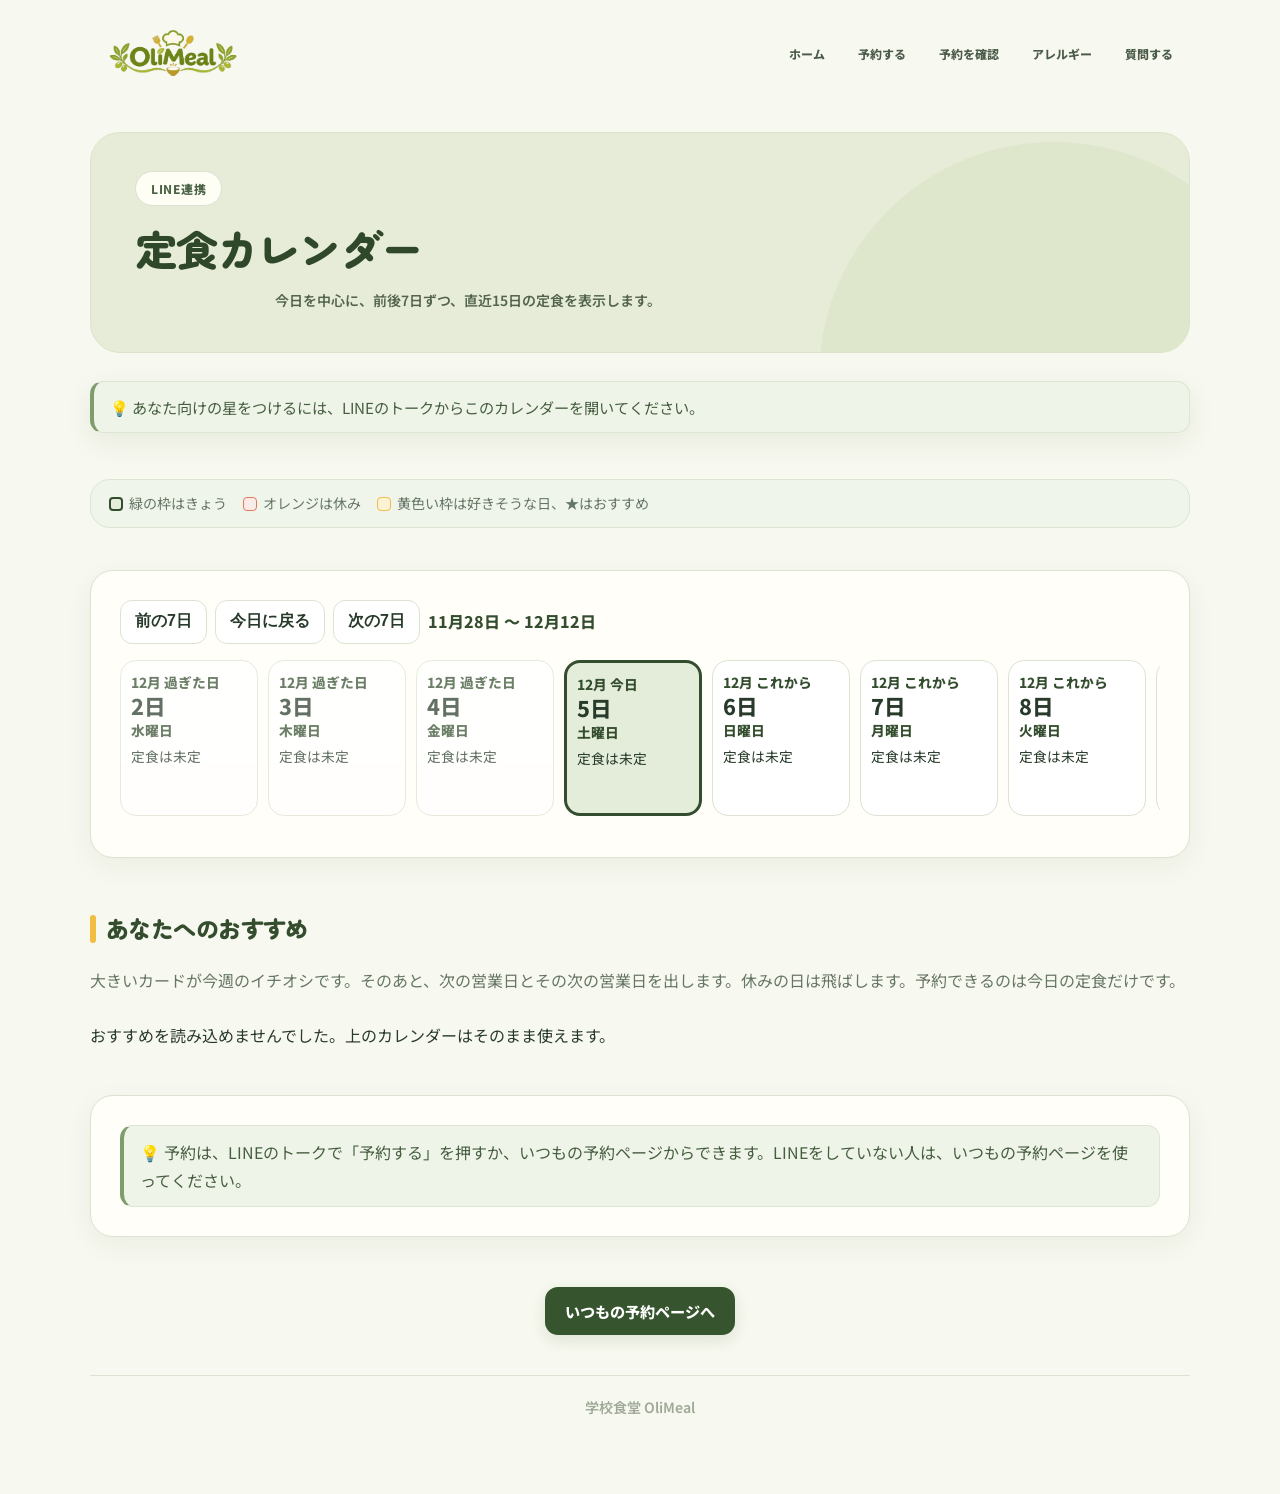
<file: line.html>
<!DOCTYPE html>
<html lang="ja">

<head>
  <meta charset="UTF-8">
  <meta name="viewport" content="width=device-width, initial-scale=1.0">
  <title>定食カレンダー - OliMeal</title>
  <link rel="stylesheet" href="styles.css">
  <style>
    /* カレンダー内の『好きそうな日』のハイライト */
    .calendar-day.liked {
      background: var(--accent-sun-light);
      border-color: var(--accent-sun);
      font-weight: 800;
      color: var(--text-main);
    }

    .calendar-day.liked small {
      color: var(--primary);
      font-weight: 800;
    }

    /* お知らせメッセージカード */
    .star-note {
      background: var(--accent-sun-light);
      border: 1.5px solid var(--accent-sun);
      border-radius: var(--radius-md);
      padding: 16px 20px;
      margin-bottom: 20px;
      font-size: 0.95rem;
      color: var(--text-main);
      box-shadow: var(--shadow-soft);
      line-height: 1.6;
    }

    /* 凡例（色の説明）の調整 */
    .legend {
      display: flex;
      gap: 16px;
      flex-wrap: wrap;
      font-size: 0.88rem;
      color: var(--text-muted);
      background: var(--card-bg);
      padding: 12px 18px;
      border-radius: var(--radius-md);
      border: 1px solid var(--border-color);
      margin-bottom: 16px;
    }

    .swatch.liked {
      background-color: var(--accent-sun-light);
      border: 1.5px solid var(--accent-sun);
    }

    .reco-section {
      margin-top: 28px;
    }

    .reco-section h2 {
      font-size: 1.45rem;
      margin-bottom: 6px;
    }

    .reco-lead {
      color: var(--text-muted);
      margin-bottom: 14px;
      font-size: 1rem;
    }

    .reco-grid {
      display: grid;
      gap: 16px;
    }

    .reco-card {
      background: var(--card-bg);
      border: 1.5px solid var(--border-color);
      border-radius: var(--radius-lg);
      overflow: hidden;
      box-shadow: var(--shadow-soft);
    }

    .reco-card.feature {
      border: 3px solid var(--primary);
      box-shadow: 0 12px 28px rgba(47, 93, 58, 0.16);
    }

    .reco-card.feature .reco-list-title {
      font-size: 1.35rem;
    }

    .reco-card.feature .reco-food {
      font-size: 1.9rem;
    }

    .reco-photo,
    .reco-fallback {
      width: 100%;
      aspect-ratio: 16 / 10;
      background: var(--accent-beige-light);
    }

    .reco-photo {
      display: block;
      object-fit: cover;
    }

    .reco-fallback {
      display: flex;
      align-items: center;
      justify-content: center;
      text-align: center;
      padding: 20px;
      color: var(--text-muted);
      font-size: 1rem;
      line-height: 1.6;
    }

    .reco-body {
      padding: 16px 18px 18px;
    }

    .reco-kicker {
      display: flex;
      justify-content: space-between;
      gap: 8px;
      align-items: center;
      color: var(--primary);
      font-weight: 800;
      font-size: 1rem;
    }

    .reco-badge {
      background: var(--primary-light);
      color: var(--primary);
      border-radius: 999px;
      padding: 4px 10px;
      font-size: 0.95rem;
      white-space: nowrap;
    }

    .reco-badge.low,
    .reco-badge.blocked {
      background: var(--accent-orange-light);
      color: var(--accent-orange);
    }

    .reco-list-title {
      margin: 0 0 4px;
      font-size: 1.08rem;
      font-weight: 800;
      color: var(--primary);
    }

    .reco-food {
      font-size: 1.4rem;
      line-height: 1.4;
      margin: 8px 0;
    }

    .reco-blurb,
    .reco-reason,
    .reco-note,
    .reco-ask {
      font-size: 1.02rem;
      line-height: 1.7;
    }

    .reco-reason {
      background: var(--primary-subtle);
      border-radius: var(--radius-md);
      padding: 12px 14px;
      margin: 12px 0;
    }

    .reco-credit {
      font-size: 0.95rem;
      color: var(--text-muted);
      margin-top: 8px;
    }

    .reco-credit a {
      color: var(--primary);
    }

    .reco-reserve {
      width: 100%;
      margin-top: 12px;
    }

    .reco-reserve-panel {
      margin-top: 16px;
      padding: 16px 18px 18px;
      background: var(--card-bg);
      border: 1.5px solid var(--border-color);
      border-radius: var(--radius-lg);
      box-shadow: var(--shadow-soft);
    }

    .reco-reserve-panel h3 {
      margin: 0;
      font-size: 1.15rem;
    }

    .reco-vote {
      display: flex;
      flex-wrap: wrap;
      gap: 8px;
      margin-top: 8px;
    }

    .vote-btn,
    .reason-btn {
      min-height: 44px;
      padding: 10px 14px;
      border-radius: var(--radius-md);
      border: 1.5px solid var(--border-color);
      background: #fff;
      color: var(--text-main);
      font-size: 1rem;
      font-weight: 700;
      cursor: pointer;
    }

    .vote-btn.active,
    .reason-btn.active {
      background: var(--primary);
      color: #fff;
      border-color: var(--primary);
    }

    .reco-status {
      min-height: 1.4em;
      color: var(--accent-orange);
      font-size: 0.98rem;
      margin-top: 8px;
    }

    .reco-score {
      font-weight: 800;
      color: var(--primary);
      margin: 8px 0;
    }

    .span-nav {
      display: flex;
      gap: 8px;
      flex-wrap: wrap;
      align-items: center;
      margin-bottom: 12px;
    }

    .span-nav button,
    .followup-choice {
      min-height: 44px;
      padding: 10px 14px;
      border-radius: var(--radius-md);
      border: 1.5px solid var(--border-color);
      background: #fff;
      color: var(--text-main);
      font-size: 1rem;
      font-weight: 700;
      cursor: pointer;
    }

    .span-range {
      font-weight: 800;
      color: var(--primary);
    }

    .day-strip {
      display: flex;
      gap: 10px;
      overflow-x: auto;
      scroll-snap-type: x mandatory;
      padding: 4px 2px 12px;
      -webkit-overflow-scrolling: touch;
    }

    .day-card {
      flex: 0 0 138px;
      scroll-snap-align: start;
      border-radius: 16px;
      border: 1.5px solid var(--border-color);
      background: #fff;
      padding: 10px 10px 12px;
      min-height: 156px;
    }

    .day-card.today {
      border: 3px solid var(--primary);
      background: var(--primary-light);
    }

    .day-card.past {
      opacity: 0.72;
    }

    .day-card.holiday {
      background: var(--accent-orange-light);
      border-color: var(--accent-orange);
    }

    .day-card.liked {
      box-shadow: inset 0 0 0 2px var(--accent-sun);
    }

    .day-card .dow,
    .day-card .when {
      font-weight: 800;
      color: var(--primary);
      font-size: 0.86rem;
    }

    .day-card .num {
      font-size: 1.35rem;
      font-weight: 800;
      line-height: 1.2;
    }

    .day-card .food {
      margin-top: 6px;
      font-size: 0.86rem;
      line-height: 1.4;
      word-break: break-word;
    }

    .followup-card {
      background: var(--card-bg);
      border: 1.5px solid var(--border-color);
      border-radius: var(--radius-lg);
      padding: 16px;
      margin-top: 16px;
    }

    .followup-choices {
      display: flex;
      flex-wrap: wrap;
      gap: 8px;
      margin-top: 10px;
    }

    @media (min-width: 860px) {
      .reco-grid {
        grid-template-columns: 1fr 1fr;
      }

      .reco-card.feature {
        grid-column: 1 / -1;
      }
    }
  </style>
  <link rel="stylesheet" href="olimeal-interior.css">
</head>

<body class="olimeal-interior">
  <div class="container">
    <!-- 全ページ共通ナビゲーション -->
    <nav class="site-nav" aria-label="主なメニュー">
     
<a class="site-nav-brand" href="index.html" aria-label="OliMeal ホーム">
    <img src="olimeal-logo.png" alt="OliMeal ロゴ" class="logo-nav-image">
</a>

      <div class="site-nav-links">
        <a href="index.html">ホーム</a>
        <a href="book.html">予約する</a>
        <a href="verification.html">予約を確認</a>
        <a href="allergy.html">アレルギー</a>
        <a href="ai-assistant-php.html">質問する</a>
      </div>
    </nav>

    <header class="page-intro">
      <span class="eyebrow">LINE連携</span>
      <h1 id="cal-title">定食カレンダー</h1>
      <p class="lead" id="cal-lead">今日を中心に、前後7日ずつ、直近15日の定食を表示します。</p>
    </header>

    <main>
      <div id="star-note" class="star-note" hidden></div>

      <div class="legend">
        <span><span class="swatch today"></span>緑の枠はきょう</span>
        <span><span class="swatch holiday"></span>オレンジは休み</span>
        <span><span class="swatch liked"></span>黄色い枠は好きそうな日、★はおすすめ</span>
      </div>

      <div id="calendar" class="info-card calendar-container">
        <div class="loading">
          <div class="spinner"></div>
          <p>読み込んでいます…</p>
        </div>
      </div>

      <section id="for-you" class="reco-section" aria-live="polite">
        <h2>あなたへのおすすめ</h2>
        <p class="reco-lead" id="reco-lead">大きいカードが今週のイチオシです。そのあと、次の営業日とその次の営業日を出します。休みの日は飛ばします。予約できるのは今日の定食だけです。</p>
        <div id="reco-cards">
          <p>おすすめを読み込んでいます…</p>
        </div>
      </section>

      <section id="followup" class="followup-card" hidden></section>

      <div class="info-card" style="margin-top: 20px;">
        <p class="help-note" style="margin-bottom: 0;">
          💡 予約は、LINEのトークで「予約する」を押すか、いつもの予約ページからできます。LINEをしていない人は、いつもの予約ページを使ってください。
        </p>
      </div>

      <div style="text-align: center; margin-top: 24px;">
        <a class="btn btn-primary" href="book.html">いつもの予約ページへ</a>
      </div>
    </main>

    <footer>
      <p>学校食堂 OliMeal</p>
    </footer>
  </div>

  <script>
    const params = new URLSearchParams(location.search);
    const key = params.get('key') || '';

    var calendarOffset = 0;
    var lastCalendar = null;
    var recommendedDates = {};
    var didCenterToday = false;

    function formatJp(iso) {
      var parts = String(iso || '').split('-');
      if (parts.length !== 3) return iso;
      return Number(parts[1]) + '月' + Number(parts[2]) + '日';
    }

    function render(data) {
      lastCalendar = data;
      const title = document.getElementById('cal-title');
      const note = document.getElementById('star-note');
      if (data.name) {
        title.textContent = data.name + 'さんの定食カレンダー';
        note.hidden = false;
        note.textContent = '⭐ 黄色い枠は好きそうな日、★は今回のおすすめです。薄いカードは過ぎた日です。';
      } else {
        note.hidden = false;
        note.textContent = '💡 あなた向けの星をつけるには、LINEのトークからこのカレンダーを開いてください。';
      }
      var root = document.getElementById('calendar');
      root.innerHTML = '';
      var nav = document.createElement('div');
      nav.className = 'span-nav';
      var prev = document.createElement('button');
      prev.type = 'button';
      prev.textContent = '前の7日';
      prev.addEventListener('click', function () { calendarOffset -= 7; loadCalendar(); });
      var todayBtn = document.createElement('button');
      todayBtn.type = 'button';
      todayBtn.textContent = '今日に戻る';
      todayBtn.addEventListener('click', function () { calendarOffset = 0; loadCalendar(); });
      var next = document.createElement('button');
      next.type = 'button';
      next.textContent = '次の7日';
      next.addEventListener('click', function () { calendarOffset += 7; loadCalendar(); });
      var range = document.createElement('span');
      range.className = 'span-range';
      range.textContent = formatJp(data.start) + ' 〜 ' + formatJp(data.end);
      nav.appendChild(prev);
      nav.appendChild(todayBtn);
      nav.appendChild(next);
      nav.appendChild(range);
      root.appendChild(nav);
      var strip = document.createElement('div');
      strip.className = 'day-strip';
      var todayCard = null;
      (data.days || []).forEach(function (day) {
        var card = document.createElement('article');
        var cls = 'day-card';
        if (day.today) cls += ' today';
        if (day.past) cls += ' past';
        if (day.holiday) cls += ' holiday';
        if (day.liked || recommendedDates[day.date]) cls += ' liked';
        card.className = cls;
        var when = document.createElement('div');
        when.className = 'when';
        when.textContent = (day.month ? day.month + '月' : '') + (day.past ? ' 過ぎた日' : (day.today ? ' 今日' : ' これから'));
        var num = document.createElement('div');
        num.className = 'num';
        num.textContent = String(day.day) + '日';
        var dow = document.createElement('div');
        dow.className = 'dow';
        dow.textContent = (day.weekday || '') + '曜日';
        var food = document.createElement('div');
        food.className = 'food';
        if (day.holiday) food.textContent = day.holiday;
        else if (day.food) food.textContent = ((day.liked || recommendedDates[day.date]) ? '★ ' : '') + day.food;
        else food.textContent = '定食は未定';
        if (day.event) food.textContent += ' / ' + day.event;
        card.appendChild(when);
        card.appendChild(num);
        card.appendChild(dow);
        card.appendChild(food);
        strip.appendChild(card);
        if (day.today) todayCard = card;
      });
      root.appendChild(strip);
      if (todayCard && calendarOffset === 0) centerStripCard(strip, todayCard);
    }

    function centerStripCard(strip, card) {
      function apply() {
        if (!strip || !card || !strip.clientWidth) return;
        var delta = card.offsetParent === strip ? card.offsetLeft : card.offsetLeft - strip.offsetLeft;
        var next = delta - (strip.clientWidth - card.clientWidth) / 2;
        strip.scrollLeft = next > 0 ? next : 0;
      }
      apply();
      requestAnimationFrame(function () {
        apply();
        requestAnimationFrame(apply);
      });
    }

    function escapeHtml(value) {
      return String(value || '').replace(/[&<>"']/g, function (ch) {
        return ({ '&': '&amp;', '<': '&lt;', '>': '&gt;', '"': '&quot;', "'": '&#39;' })[ch];
      });
    }

    function loadJson(url) {
      return fetch(url, { cache: 'no-store' }).then(function (res) {
        if (!res.ok) throw new Error('failed');
        return res.json();
      });
    }

    function isoShift(iso, delta) {
      var parts = String(iso).split('-');
      var date = new Date(Number(parts[0]), Number(parts[1]) - 1, Number(parts[2]));
      date.setDate(date.getDate() + delta);
      return date.getFullYear() + '-' + String(date.getMonth() + 1).padStart(2, '0') + '-' + String(date.getDate()).padStart(2, '0');
    }

    function spanFromSources(menus, holidays, offset) {
      const now = new Date();
      const today = now.getFullYear() + '-' + String(now.getMonth() + 1).padStart(2, '0') + '-' + String(now.getDate()).padStart(2, '0');
      const anchor = isoShift(today, offset);
      const start = isoShift(anchor, -7);
      const names = ['日', '月', '火', '水', '木', '金', '土'];
      const holidayMap = {};
      (holidays || []).forEach(function (row) {
        if (row && row.date) holidayMap[row.date] = row.reason || '休み';
      });
      const foodMap = {};
      (menus || []).forEach(function (row) {
        if (row && row.date) foodMap[row.date] = row.food || '';
      });
      const days = [];
      for (let i = 0; i < 15; i++) {
        const date = isoShift(start, i);
        const parts = date.split('-');
        const when = new Date(Number(parts[0]), Number(parts[1]) - 1, Number(parts[2]));
        days.push({
          date: date,
          day: when.getDate(),
          month: when.getMonth() + 1,
          year: when.getFullYear(),
          weekday: names[when.getDay()],
          food: foodMap[date] || '',
          holiday: holidayMap[date] || null,
          event: '',
          liked: false,
          today: date === today,
          past: date < today
        });
      }
      return { mode: 'span', offset: offset, start: days[0].date, end: days[14].date, name: '', days: days };
    }

    function loadCalendar() {
      Promise.all([
        loadJson('api/daily-menu.php').catch(function () { return []; }),
        loadJson('api/holidays.php').catch(function () { return []; }),
        loadJson('api/line-calendar.php?key=' + encodeURIComponent(key) + '&offset=' + calendarOffset).catch(function () { return null; })
      ]).then(function (results) {
        const personal = results[2];
        if (personal && personal.mode === 'span' && personal.days) {
          render(personal);
          return;
        }
        const base = spanFromSources(results[0], results[1], calendarOffset);
        if (personal && personal.days) {
          const liked = {};
          personal.days.forEach(function (day) { liked[day.date] = !!day.liked; });
          base.days.forEach(function (day) { day.liked = !!liked[day.date]; });
          if (personal.name) base.name = personal.name;
        }
        render(base);
      }).catch(function () {
        document.getElementById('calendar').innerHTML = '<p style="color: var(--accent-orange); text-align: center; padding: 20px;">❌ カレンダーを読み込めませんでした。</p>';
      });
    }

    loadCalendar();

    var fitNames = {
      match: 'あなた向け',
      explore: '新しい定食',
      low: 'おすすめは控えめ',
      blocked: 'アレルギーに注意',
      holiday: '休業日',
      empty: 'まだ未定',
      plain: '定食'
    };
    var voteReasons = {
      down: [
        ['dislike_dish', '料理が苦手'],
        ['dislike_ingredient', '食材が苦手'],
        ['dislike_seasoning', '味付けが好みではない'],
        ['want_other', '今日は別の料理が食べたい'],
        ['other', 'その他']
      ]
    };
    var reasonAlias = {
      disliked_ingredient: 'dislike_ingredient',
      not_my_taste: 'dislike_seasoning',
      had_before: 'want_other',
      not_interested: 'other'
    };

    function makeNode(tag, className, text) {
      var node = document.createElement(tag);
      if (className) node.className = className;
      if (text != null) node.textContent = text;
      return node;
    }

    function fitText(card) {
      if (card.listTitle === '今日の定食' && card.fit !== 'blocked' && card.fit !== 'holiday' && card.fit !== 'empty') {
        return '今日の定食';
      }
      if (card.fit === 'plain') return (card.dayWord || 'この日') + 'の定食';
      return fitNames[card.fit] || '定食';
    }

    function fillPhoto(holder, card) {
      holder.innerHTML = '';
      var image = card.image || {};
      if (image.status === 'ready' && image.url) {
        var img = document.createElement('img');
        img.className = 'reco-photo';
        img.alt = card.food || '定食のイメージ画像';
        img.src = image.url;
        img.addEventListener('error', function () {
          holder.innerHTML = '';
          holder.appendChild(makeNode('div', 'reco-fallback', '料理の写真を表示できませんでした'));
        });
        holder.appendChild(img);
        return;
      }
      var waiting = image.status === 'pending' ? '料理の写真を選んでいます…' : '料理の写真はまだありません';
      holder.appendChild(makeNode('div', 'reco-fallback', waiting));
    }

    function loadCardImage(card, holder, attempt) {
      if (!card.food || !card.image || card.image.status !== 'pending') return;
      var url = 'api/recommend-image.php?food=' + encodeURIComponent(card.food);
      fetch(url, { cache: 'no-store' }).then(function (res) {
        return res.json();
      }).then(function (data) {
        var image = data && data.image ? data.image : null;
        if (!image) return;
        card.image = image;
        fillPhoto(holder, card);
        var credit = holder.parentNode ? holder.parentNode.querySelector('.reco-credit') : null;
        if (credit) fillCredit(credit, card);
        if (image.status === 'pending' && attempt < 6) {
          setTimeout(function () { loadCardImage(card, holder, attempt + 1); }, 4000);
        } else if (image.status === 'pending') {
          card.image = { status: 'error', url: '' };
          fillPhoto(holder, card);
        }
      }).catch(function () {
        card.image = { status: 'error', url: '' };
        fillPhoto(holder, card);
      });
    }

    function fillCredit(node, card) {
      node.innerHTML = '';
      var image = card.image || {};
      if (image.kind !== 'pixabay') return;
      node.appendChild(document.createTextNode('イメージ画像です。食堂で撮影した写真ではありません。'));
      if (image.pageUrl) {
        node.appendChild(document.createTextNode(' '));
        var link = document.createElement('a');
        link.href = image.pageUrl;
        link.target = '_blank';
        link.rel = 'noopener noreferrer';
        link.textContent = '画像提供：Pixabay';
        node.appendChild(link);
      } else {
        node.appendChild(document.createTextNode(' 画像提供：Pixabay'));
      }
      if (image.author) {
        node.appendChild(document.createTextNode('（' + image.author + '）'));
      }
    }

    function paintVote(box, card) {
      box.innerHTML = '';
      if (!card.canVote) {
        if (card.fit === 'plain') {
          box.appendChild(makeNode('p', 'reco-note', '評価するには、LINEのトークからこのページを開いてください。'));
        }
        return;
      }
      box.appendChild(makeNode('p', 'reco-ask', 'この定食はどう？ワンタップで答えられます。'));
      var row = makeNode('div', 'reco-vote');
      var current = card.vote && card.vote.vote ? card.vote.vote : '';
      var savedReason = card.vote && card.vote.reason ? (reasonAlias[card.vote.reason] || card.vote.reason) : '';
      [['up', '👍 好き！食べてみたい'], ['down', '👎 今回は好みじゃない']].forEach(function (item) {
        var button = makeNode('button', 'vote-btn' + (current === item[0] ? ' active' : ''), item[1]);
        button.type = 'button';
        button.setAttribute('aria-pressed', current === item[0] ? 'true' : 'false');
        button.addEventListener('click', function () {
          var keep = '';
          if (item[0] === 'down' && current === 'down' && card.vote) {
            keep = reasonAlias[card.vote.reason] || card.vote.reason || '';
          }
          sendVote(card, item[0], keep, box);
        });
        row.appendChild(button);
      });
      box.appendChild(row);
      if (current === 'down' && voteReasons.down) {
        var reasons = makeNode('div', 'reco-vote');
        voteReasons.down.forEach(function (item) {
          var selected = savedReason === item[0];
          var button = makeNode('button', 'reason-btn' + (selected ? ' active' : ''), item[1]);
          button.type = 'button';
          button.setAttribute('aria-pressed', selected ? 'true' : 'false');
          button.addEventListener('click', function () {
            sendVote(card, current, item[0], box);
          });
          reasons.appendChild(button);
        });
        box.appendChild(reasons);
      }
      box.appendChild(makeNode('p', 'reco-note', '答えなくても大丈夫です。あとから変更できます。'));
      var status = makeNode('p', 'reco-status', '');
      box.appendChild(status);
    }

    function sendVote(card, vote, reason, box) {
      var status = box.querySelector('.reco-status');
      if (status) status.textContent = '保存しています…';
      fetch('api/recommend-feedback.php', {
        method: 'POST',
        headers: { 'Content-Type': 'application/json' },
        body: JSON.stringify({
          key: key,
          date: card.date,
          food: card.food,
          vote: vote,
          reason: reason || ''
        })
      }).then(function (res) {
        return res.json().then(function (data) {
          return { ok: res.ok, data: data };
        });
      }).then(function (result) {
        if (!result.ok || !result.data || !result.data.ok) {
          if (status) status.textContent = (result.data && result.data.error) || '保存できませんでした。';
          return;
        }
        card.vote = result.data.vote;
        paintVote(box, card);
        var done = box.querySelector('.reco-status');
        if (done) done.textContent = '保存しました。';
      }).catch(function () {
        if (status) status.textContent = '保存できませんでした。';
      });
    }

    function reserveStatus(card) {
      if (card.fit === 'holiday') return '予約できません（休業日）';
      if (card.fit === 'empty') return 'メニューが未定なので、まだ予約できません';
      if (card.fit === 'blocked') return 'アレルギーの可能性があるため、おすすめからの予約はしません';
      if (card.reserve === 'today') return '今日の定食なので、予約できます';
      return 'この日はまだ予約できません。予約できるのは当日だけです';
    }

    function reserveLink(card) {
      if (card.reserve !== 'today' || !card.food || card.fit === 'holiday' || card.fit === 'blocked') return null;
      var link = document.createElement('a');
      link.className = 'btn btn-primary reco-reserve';
      var params = new URLSearchParams();
      if (card.reserveName) params.set('name', card.reserveName);
      params.set('food', card.food);
      link.href = 'book.html?' + params.toString();
      link.textContent = 'この定食を予約する';
      return link;
    }

    function renderRecommendations(data) {
      var lead = document.getElementById('reco-lead');
      var root = document.getElementById('reco-cards');
      if (data && data.menuError) {
        if (lead) lead.textContent = data.menuError;
        root.textContent = '';
        return;
      }
      if (data && data.personalized && data.name && lead) {
        lead.textContent = data.name + 'さんへ。大きいカードが今週のイチオシです。次の営業日と、その次の営業日も別々に出します。';
      }
      recommendedDates = {};
      (data.cards || []).forEach(function (card) {
        if (card && card.date) recommendedDates[card.date] = true;
      });
      if (lastCalendar) render(lastCalendar);
      renderFollowup(data && data.followup);
      root.innerHTML = '';
      var grid = makeNode('div', 'reco-grid');
      (data.cards || []).forEach(function (card) {
        var article = makeNode('article', 'reco-card' + (card.prominent ? ' feature' : ''));
        var photo = null;
        if (card.food) {
          photo = makeNode('div', 'reco-photo-wrap');
          fillPhoto(photo, card);
          article.appendChild(photo);
        }
        var body = makeNode('div', 'reco-body');
        if (card.listTitle) body.appendChild(makeNode('p', 'reco-list-title', card.listTitle));
        var kicker = makeNode('div', 'reco-kicker');
        var heading = card.label || '';
        if (card.dayWord) heading += (heading ? '・' : '') + card.dayWord;
        kicker.appendChild(makeNode('span', '', heading));
        var badge = makeNode('span', 'reco-badge' + (card.fit === 'low' || card.fit === 'blocked' ? ' ' + card.fit : ''), fitText(card));
        kicker.appendChild(badge);
        body.appendChild(kicker);
        if (card.food) body.appendChild(makeNode('h3', 'reco-food', card.food));
        if (card.scoreLabel) body.appendChild(makeNode('p', 'reco-score', 'おすすめ度: ' + card.scoreLabel));
        if (card.blurb) body.appendChild(makeNode('p', 'reco-blurb', card.blurb));
        if (card.reason) body.appendChild(makeNode('p', 'reco-reason', card.reason));
        body.appendChild(makeNode('p', 'reco-note', reserveStatus(card)));
        var reserve = reserveLink(card);
        if (reserve) body.appendChild(reserve);
        var credit = makeNode('p', 'reco-credit', '');
        fillCredit(credit, card);
        body.appendChild(credit);
        if (card.fit === 'blocked') {
          var allergy = document.createElement('a');
          allergy.href = 'allergy.html';
          allergy.textContent = 'アレルギー表を見る';
          body.appendChild(allergy);
        }
        var voteBox = makeNode('div', 'reco-feedback');
        paintVote(voteBox, card);
        body.appendChild(voteBox);
        article.appendChild(body);
        grid.appendChild(article);
        if (photo) loadCardImage(card, photo, 0);
      });
      root.appendChild(grid);
    }

    function renderFollowup(question) {
      var box = document.getElementById('followup');
      if (!box) return;
      if (!question || !question.id || !key) {
        box.hidden = true;
        box.innerHTML = '';
        return;
      }
      box.hidden = false;
      box.innerHTML = '';
      box.appendChild(makeNode('p', 'reco-ask', question.prompt || ''));
      var row = makeNode('div', 'followup-choices');
      (question.choices || []).forEach(function (choice) {
        var button = makeNode('button', 'followup-choice', choice.label);
        button.type = 'button';
        button.addEventListener('click', function () { sendFollowup(question.id, choice.id, box); });
        row.appendChild(button);
      });
      box.appendChild(row);
      box.appendChild(makeNode('p', 'reco-note', '答えなくても大丈夫です。次の質問は、しばらくしてからにします。'));
    }

    function sendFollowup(question, answer, box) {
      box.appendChild(makeNode('p', 'reco-status', '保存しています…'));
      fetch('api/line-survey.php', {
        method: 'POST',
        headers: { 'Content-Type': 'application/json' },
        body: JSON.stringify({ key: key, mode: 'followup', question: question, answer: answer })
      }).then(function (res) {
        return res.json().then(function (data) { return { ok: res.ok, data: data }; });
      }).then(function (result) {
        box.innerHTML = '';
        box.hidden = false;
        box.appendChild(makeNode('p', 'reco-note', (result.ok && result.data && result.data.ok) ? '答えを保存しました。次のおすすめで参考にします。' : ((result.data && result.data.error) || '保存できませんでした。')));
      }).catch(function () {
        box.appendChild(makeNode('p', 'reco-status', '保存できませんでした。'));
      });
    }

    fetch('api/recommend.php?key=' + encodeURIComponent(key), { cache: 'no-store' })
      .then(function (res) {
        if (!res.ok) throw new Error('failed');
        return res.json();
      })
      .then(renderRecommendations)
      .catch(function () {
        var root = document.getElementById('reco-cards');
        if (root) root.textContent = 'おすすめを読み込めませんでした。上のカレンダーはそのまま使えます。';
      });
  </script>
</body>

</html>
</file>
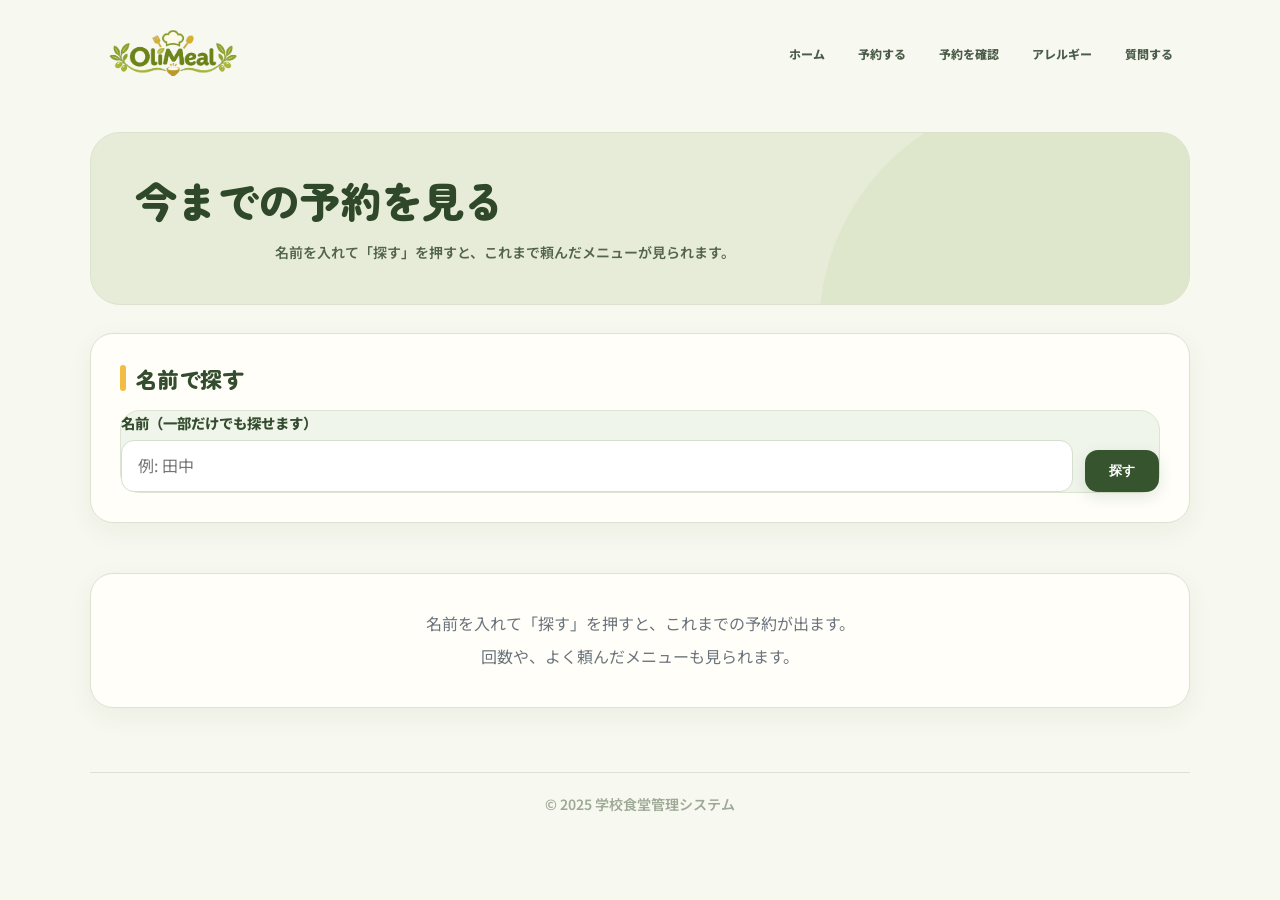
<file: mamori.html>
<!DOCTYPE html>
<html lang="ja">

<head>
  <meta charset="UTF-8">
  <meta name="viewport" content="width=device-width, initial-scale=1.0">
  <title>今までの予約を見る - OliMeal</title>
  <link rel="stylesheet" href="styles.css">
  <style>
    .mamori-card {
      background: white;
      border-radius: 15px;
      padding: 24px;
      box-shadow: 0 8px 32px rgba(0, 0, 0, 0.1);
      margin-bottom: 24px;
      border: 1px solid rgba(0, 0, 0, 0.06);
    }

    .search-box {
      display: flex;
      gap: 12px;
      align-items: flex-end;
      flex-wrap: wrap;
    }

    .search-box .form-group {
      flex: 1;
      min-width: 200px;
      margin-bottom: 0;
    }

    .search-box input {
      width: 100%;
      padding: 12px 16px;
      border: 2px solid #ddd;
      border-radius: 8px;
      font-size: 16px;
    }

    .search-box input:focus {
      outline: none;
      border-color: #2f6b4f;
    }

    .btn-search {
      padding: 12px 24px;
      background: #2f6b4f;
      color: white;
      border: none;
      border-radius: 8px;
      font-weight: bold;
      cursor: pointer;
      white-space: nowrap;
    }

    .btn-search:hover {
      background: #234f3a;
    }

    .back-link {
      display: inline-block;
      margin-bottom: 16px;
      color: #234f3a;
      text-decoration: none;
      font-weight: 500;
    }

    .back-link:hover {
      text-decoration: underline;
    }

    .result-table {
      width: 100%;
      border-collapse: collapse;
      margin-top: 16px;
    }

    .result-table th,
    .result-table td {
      padding: 12px;
      text-align: left;
      border-bottom: 1px solid #eee;
    }

    .result-table th {
      background: #f8f9fa;
      font-weight: 600;
      color: #333;
    }

    .result-table tr:hover {
      background: #f8f9fa;
    }

    .received-yes {
      color: #28a745;
      font-weight: 500;
    }

    .received-no {
      color: #dc3545;
      font-weight: 500;
    }

    .stats-grid {
      display: grid;
      grid-template-columns: repeat(auto-fit, minmax(200px, 1fr));
      gap: 16px;
      margin-bottom: 24px;
    }

    .stat-box {
      background: #2f6b4f;
      color: white;
      padding: 20px;
      border-radius: 12px;
      text-align: center;
      box-shadow: 0 4px 12px rgba(102, 126, 234, 0.3);
    }

    .stat-box.green {
      background: #2f6b4f;
      box-shadow: 0 4px 12px rgba(17, 153, 142, 0.3);
    }

    .stat-box.orange {
      background: #8a5a12;
      box-shadow: 0 4px 12px rgba(245, 87, 108, 0.3);
    }

    .stat-box .stat-value {
      font-size: 1.8rem;
      font-weight: bold;
      display: block;
      margin-bottom: 4px;
    }

    .stat-box .stat-label {
      font-size: 0.9rem;
      opacity: 0.95;
    }

    .ranking-table {
      width: 100%;
      border-collapse: collapse;
      margin-top: 12px;
    }

    .ranking-table th,
    .ranking-table td {
      padding: 10px 14px;
      text-align: left;
      border-bottom: 1px solid #eee;
    }

    .ranking-table th {
      background: #f8f9fa;
      font-weight: 600;
    }

    .rank-badge {
      display: inline-block;
      width: 28px;
      height: 28px;
      line-height: 28px;
      text-align: center;
      border-radius: 50%;
      font-weight: bold;
      font-size: 0.9rem;
    }

    .rank-1 {
      background: #ffd700;
      color: #333;
    }

    .rank-2 {
      background: #c0c0c0;
      color: #333;
    }

    .rank-3 {
      background: #cd7f32;
      color: #fff;
    }

    .rank-other {
      background: #e9ecef;
      color: #495057;
    }

    .empty-state {
      text-align: center;
      padding: 40px 20px;
      color: #6c757d;
    }

    .empty-state p {
      margin: 8px 0;
    }
  </style>
  <link rel="stylesheet" href="olimeal-interior.css">
</head>

<body class="olimeal-interior">
  <div class="container">
    <nav class="site-nav" aria-label="主なメニュー">
     <a class="site-nav-brand" href="index.html" aria-label="OliMeal ホーム">
    <img src="olimeal-logo.png" alt="OliMeal ロゴ" class="logo-nav-image">
</a>
      <div class="site-nav-links">
        <a href="index.html">ホーム</a>
        <a href="book.html">予約する</a>
        <a href="verification.html">予約を確認</a>
        <a href="allergy.html">アレルギー</a>
        <a href="ai-assistant-php.html">質問する</a>
      </div>
    </nav>
    <header class="page-intro">
      <h1>今までの予約を見る</h1>
      <p class="lead">名前を入れて「探す」を押すと、これまで頼んだメニューが見られます。</p>
    </header>

    <main>
      <section class="mamori-card">
        <h2>名前で探す</h2>
        <div class="search-box">
          <div class="form-group">
            <label for="name-input">名前（一部だけでも探せます）</label>
            <input type="text" id="name-input" placeholder="例: 田中" autocomplete="off">
          </div>
          <button type="button" class="btn-search" id="btn-search">探す</button>
        </div>
      </section>

      <div id="stats-section" class="mamori-card" style="display: none;">
        <h2>これまでのまとめ</h2>
        <div class="stats-grid" id="stats-grid"></div>
        <h3>よく頼んだメニュー</h3>
        <p style="color:#5c5146; font-size:1rem; margin-bottom:8px;">回数が多い順に並びます。</p>
        <table class="ranking-table" id="ranking-table">
          <thead>
            <tr>
              <th>順位</th>
              <th>メニュー名</th>
              <th>注文回数</th>
            </tr>
          </thead>
          <tbody id="ranking-body"></tbody>
        </table>
      </div>

      <div id="list-section" class="mamori-card" style="display: none;">
        <h2>予約の一覧</h2>
        <div style="overflow-x: auto;">
          <table class="result-table" id="result-table">
            <thead>
              <tr>
                <th>日付</th>
                <th>時間</th>
                <th>メニュー</th>
                <th>金額</th>
                <th>人数</th>
                <th>受け取り</th>
              </tr>
            </thead>
            <tbody id="result-body"></tbody>
          </table>
        </div>
      </div>

      <div id="empty-section" class="mamori-card empty-state">
        <p>名前を入れて「探す」を押すと、これまでの予約が出ます。</p>
        <p>回数や、よく頼んだメニューも見られます。</p>
      </div>
    </main>

    <footer>
      <p>&copy; 2025 学校食堂管理システム</p>
    </footer>
  </div>

  <script>
    const API_BASE = 'api/';

    // メニュー名から価格を抽出（例: カレーライス（450円） → 450）
    function parsePriceFromFood(food) {
      if (!food || typeof food !== 'string') return null;
      const m = food.match(/[（(](\d+)円[）)]/);
      return m ? parseInt(m[1], 10) : null;
    }

    // メニュー表示名（価格部分を除く場合もある）
    function getFoodDisplayName(food) {
      if (!food) return '—';
      return food;
    }

    async function fetchReservations() {
      const res = await fetch(API_BASE + 'sales-data.php?reservations=true', { cache: 'no-store' });
      if (!res.ok) throw new Error('予約データの取得に失敗しました');
      return await res.json();
    }

    function buildStats(reservations) {
      const menuCount = {};
      let totalAmount = 0;
      let receivedCount = 0;
      for (const r of reservations) {
        const food = (r.food || '').trim();
        if (food) {
          menuCount[food] = (menuCount[food] || 0) + 1;
        }
        const price = parsePriceFromFood(r.food);
        const people = parseInt(r.people, 10) || 1;
        if (price != null) totalAmount += price * people;
        if (r.received === true || r.received === 'true' || r.received === 1) receivedCount++;
      }
      const ranking = Object.entries(menuCount)
        .map(([name, count]) => ({ name, count }))
        .sort((a, b) => b.count - a.count);
      return { menuCount, totalAmount, receivedCount, ranking };
    }

    function renderStats(stats) {
      const grid = document.getElementById('stats-grid');
      const rankingBody = document.getElementById('ranking-body');
      grid.innerHTML = `
        <div class="stat-box">
          <span class="stat-value" id="stat-total-orders">0</span>
          <span class="stat-label">総予約回数</span>
        </div>
        <div class="stat-box green">
          <span class="stat-value" id="stat-total-amount">0</span>
          <span class="stat-label">利用金額合計（円）</span>
        </div>
        <div class="stat-box orange">
          <span class="stat-value" id="stat-received">0</span>
          <span class="stat-label">受け取り済み回数</span>
        </div>
      `;
      const totalOrders = stats.ranking.reduce((s, x) => s + x.count, 0);
      document.getElementById('stat-total-orders').textContent = totalOrders;
      document.getElementById('stat-total-amount').textContent = stats.totalAmount.toLocaleString();
      document.getElementById('stat-received').textContent = stats.receivedCount;

      rankingBody.innerHTML = stats.ranking.map((item, i) => {
        const rankClass = i === 0 ? 'rank-1' : i === 1 ? 'rank-2' : i === 2 ? 'rank-3' : 'rank-other';
        const rankNum = i + 1;
        return `
          <tr>
            <td><span class="rank-badge ${rankClass}">${rankNum}</span></td>
            <td>${escapeHtml(item.name)}</td>
            <td>${item.count}回</td>
          </tr>
        `;
      }).join('');
    }

    function escapeHtml(s) {
      const div = document.createElement('div');
      div.textContent = s;
      return div.innerHTML;
    }

    function renderList(reservations) {
      const tbody = document.getElementById('result-body');
      // 日付の新しい順
      const sorted = [...reservations].sort((a, b) => (b.date || '').localeCompare(a.date || ''));
      tbody.innerHTML = sorted.map(r => {
        const price = parsePriceFromFood(r.food);
        const priceStr = price != null ? `${(price * (parseInt(r.people, 10) || 1)).toLocaleString()}円` : '—';
        const received = r.received === true || r.received === 'true' || r.received === 1;
        const receivedStr = received ? '<span class="received-yes">受け取り済み</span>' : '<span class="received-no">未受け取り</span>';
        return `
          <tr>
            <td>${escapeHtml(r.date || '—')}</td>
            <td>${escapeHtml(r.time || '—')}</td>
            <td>${escapeHtml(getFoodDisplayName(r.food))}</td>
            <td>${priceStr}</td>
            <td>${r.people || 1}</td>
            <td>${receivedStr}</td>
          </tr>
        `;
      }).join('');
    }

    async function doSearch() {
      const nameInput = document.getElementById('name-input');
      const query = (nameInput.value || '').trim();
      const statsSection = document.getElementById('stats-section');
      const listSection = document.getElementById('list-section');
      const emptySection = document.getElementById('empty-section');

      if (!query) {
        emptySection.style.display = 'block';
        emptySection.innerHTML = '<p>名前を入力してから検索してください。</p>';
        statsSection.style.display = 'none';
        listSection.style.display = 'none';
        return;
      }

      try {
        const all = await fetchReservations();
        if (!Array.isArray(all)) {
          document.getElementById('empty-section').style.display = 'block';
          document.getElementById('empty-section').innerHTML = '<p>予約データの形式が正しくありません。</p>';
          statsSection.style.display = 'none';
          listSection.style.display = 'none';
          return;
        }
        const filtered = all.filter(r => {
          const name = (r.name || '').trim();
          return name.indexOf(query) !== -1 || query.indexOf(name) !== -1;
        });

        if (filtered.length === 0) {
          statsSection.style.display = 'none';
          listSection.style.display = 'none';
          emptySection.style.display = 'block';
          emptySection.innerHTML = '<p>「' + escapeHtml(query) + '」に一致する予約は見つかりませんでした。</p>';
          return;
        }

        const stats = buildStats(filtered);
        renderStats(stats);
        renderList(filtered);
        statsSection.style.display = 'block';
        listSection.style.display = 'block';
        emptySection.style.display = 'none';
      } catch (e) {
        emptySection.style.display = 'block';
        emptySection.innerHTML = '<p>エラー: ' + escapeHtml(e.message) + '</p>';
        statsSection.style.display = 'none';
        listSection.style.display = 'none';
      }
    }

    document.getElementById('btn-search').addEventListener('click', doSearch);
    document.getElementById('name-input').addEventListener('keydown', function (e) {
      if (e.key === 'Enter') doSearch();
    });
  </script>
</body>

</html>
</file>
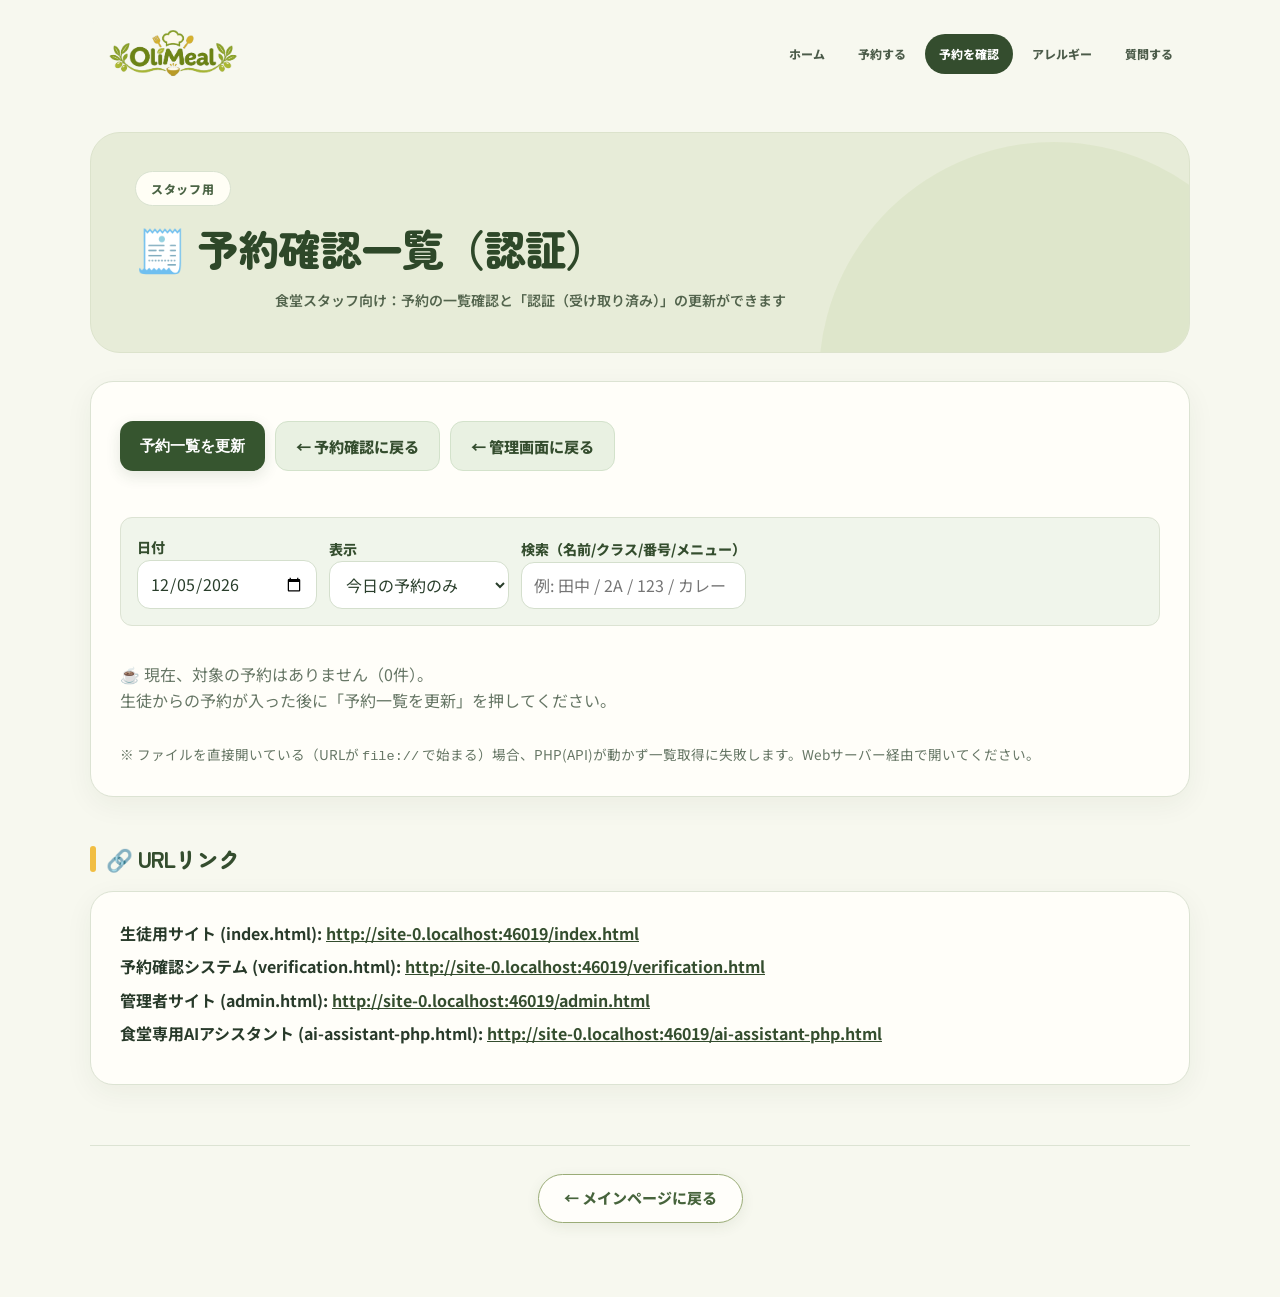
<file: reservation-list.html>
<!DOCTYPE html>
<html lang="ja">

<head>
  <meta charset="UTF-8" />
  <meta name="viewport" content="width=device-width, initial-scale=1.0" />
  <title>【管理用】予約確認一覧（認証） - OliMeal</title>
  <link rel="stylesheet" href="styles.css" />
  <style>
    .actions {
      display: flex;
      gap: 10px;
      flex-wrap: wrap;
      margin: 10px 0 20px 0;
    }

    .filters {
      display: flex;
      gap: 12px;
      flex-wrap: wrap;
      align-items: flex-end;
      margin: 10px 0 20px 0;
      background: var(--primary-subtle);
      padding: 16px;
      border-radius: var(--radius-md);
      border: 1px solid var(--border-color);
    }

    .filters label {
      font-weight: 800;
      color: var(--primary);
      font-size: 0.88rem;
    }

    .filters input,
    .filters select {
      padding: 10px 12px;
      border: 1.5px solid var(--border-color);
      border-radius: var(--radius-md);
      font-size: 0.95rem;
      min-width: 180px;
      background-color: #ffffff;
      color: var(--text-main);
    }

    .filters input:focus,
    .filters select:focus {
      border-color: var(--primary);
      outline: none;
    }

    .card {
      background: var(--card-bg);
      border-radius: var(--radius-lg);
      padding: 24px;
      margin-bottom: 20px;
      box-shadow: var(--shadow-soft);
      border: 1.5px solid var(--border-color);
    }

    /* テーブルのスタイル調整 */
    .reservation-table-container {
      overflow-x: auto;
      border-radius: var(--radius-md);
      border: 1px solid var(--border-color);
    }

    .reservation-table {
      width: 100%;
      border-collapse: collapse;
      min-width: 900px;
      background: #ffffff;
    }

    .reservation-table th {
      background-color: var(--primary-light);
      color: var(--primary);
      font-weight: 800;
      border: 1px solid var(--border-color);
      padding: 12px 10px;
      text-align: left;
    }

    .reservation-table td {
      border: 1px solid var(--border-color);
      padding: 12px 10px;
      font-size: 0.92rem;
    }

    .reservation-table tr.row-verified {
      background-color: var(--primary-subtle);
    }
  </style>
  <link rel="stylesheet" href="olimeal-interior.css">
</head>

<body class="olimeal-interior">
  <div class="container">
   <!-- 全ページ共通ナビゲーション -->
<nav class="site-nav" aria-label="主なメニュー">
  <a class="site-nav-brand" href="index.html" aria-label="OliMeal ホーム">
    <img src="olimeal-logo.png" alt="OliMeal ロゴ" class="logo-nav-image">
  </a>
      <div class="site-nav-links">
        <a href="index.html">ホーム</a>
        <a href="book.html">予約する</a>
        <a href="verification.html" class="is-here">予約を確認</a>
        <a href="allergy.html">アレルギー</a>
        <a href="ai-assistant-php.html">質問する</a>
      </div>
    </nav>

    <header class="page-intro">
      <span class="eyebrow">スタッフ用</span>
      <h1>🧾 予約確認一覧（認証）</h1>
      <p class="lead">食堂スタッフ向け：予約の一覧確認と「認証（受け取り済み）」の更新ができます</p>
    </header>

    <main>
      <section class="card">
        <div class="actions">
          <button class="btn btn-primary" onclick="loadReservations()">予約一覧を更新</button>
          <a class="btn btn-secondary" href="verification.html">← 予約確認に戻る</a>
          <a class="btn btn-secondary" href="admin.html">← 管理画面に戻る</a>
        </div>
        <div class="filters">
          <div>
            <label for="filter-date">日付</label><br />
            <input id="filter-date" type="date" />
          </div>
          <div>
            <label for="filter-status">表示</label><br />
            <select id="filter-status">
              <option value="today">今日の予約のみ</option>
              <option value="all">すべて</option>
              <option value="unverified">未認証のみ</option>
              <option value="verified">認証済みのみ</option>
            </select>
          </div>
          <div>
            <label for="filter-q">検索（名前/クラス/番号/メニュー）</label><br />
            <input id="filter-q" type="text" placeholder="例: 田中 / 2A / 123 / カレー" />
          </div>
        </div>
        <div id="reservations-list"></div>
        <p style="margin-top: 14px; color: var(--text-muted); font-size: 0.85rem;">
          ※ ファイルを直接開いている（URLが <code>file://</code> で始まる）場合、PHP(API)が動かず一覧取得に失敗します。Webサーバー経由で開いてください。
        </p>
      </section>

      <section>
        <h2>🔗 URLリンク</h2>
        <div id="page-links" class="card"></div>
      </section>
    </main>

    <footer>
      <a href="index.html" class="back-link">← メインページに戻る</a>
    </footer>
  </div>

  <script>
    function getApiBaseCandidates() {
      if (typeof window === 'undefined' || !window.location) return ['api/'];
      if (window.location.protocol === 'file:') return ['api/'];
      const sameDir = new URL('api/', window.location.href).toString();
      const parentDir = new URL('../api/', window.location.href).toString();
      const rootDir = window.location.origin + '/api/';
      const candidates = [sameDir, parentDir, rootDir].filter(u => {
        try { return new URL(u).origin === window.location.origin; } catch (_) { return false; }
      });
      return [...new Set(candidates)];
    }

    async function apiGet(path) {
      const candidates = getApiBaseCandidates();
      let lastErr = null;
      for (const base of candidates) {
        try {
          const res = await fetch(base + path, { cache: 'no-store' });
          if (!res.ok) { lastErr = new Error(`GET failed: ${base}${path} (HTTP ${res.status})`); continue; }
          const text = await res.text();
          try { return JSON.parse(text); } catch (e) { lastErr = e; continue; }
        } catch (e) {
          lastErr = e;
        }
      }
      throw lastErr || new Error('GET failed');
    }

    async function apiPost(path, data) {
      const candidates = getApiBaseCandidates();
      let lastErr = null;
      for (const base of candidates) {
        try {
          const res = await fetch(base + path, {
            method: 'POST',
            headers: { 'Content-Type': 'application/json' },
            body: JSON.stringify(data)
          });
          if (!res.ok) { lastErr = new Error(`POST failed: ${base}${path} (HTTP ${res.status})`); continue; }
          return await res.json();
        } catch (e) {
          lastErr = e;
        }
      }
      throw lastErr || new Error('POST failed');
    }

    function escapeHtml(text) {
      if (text === null || text === undefined) return '';
      const div = document.createElement('div');
      div.textContent = text;
      return div.innerHTML;
    }

    function getTodayIso() {
      const d = new Date();
      const yyyy = d.getFullYear();
      const mm = String(d.getMonth() + 1).padStart(2, '0');
      const dd = String(d.getDate()).padStart(2, '0');
      return `${yyyy}-${mm}-${dd}`;
    }

    async function markReservationAsVerified(name, number) {
      return await apiPost('sales-data.php', {
        action: 'verify',
        name: String(name || '').trim(),
        reservationNumber: parseInt(number, 10)
      });
    }

    async function loadReservations() {
      const list = document.getElementById("reservations-list");
      let reservations = [];
      const isFileProtocol = window.location.protocol === 'file:';
      list.innerHTML = "<p style='color:var(--text-muted);'>読み込み中...</p>";
      try {
        const candidates = getApiBaseCandidates();
        let raw = null;
        for (const base of candidates) {
          try {
            const res = await fetch(base + 'sales-data.php?reservations=true', { cache: 'no-store' });
            if (res.ok) { raw = await res.json(); break; }
          } catch (_) {}
        }
        if (Array.isArray(raw)) {
          reservations = raw;
        } else if (raw && Array.isArray(raw.reservations)) {
          reservations = raw.reservations;
        } else {
          reservations = [];
        }
      } catch (e) {
        console.error('予約一覧の取得に失敗:', e);
        let errMsg = '予約データの取得に失敗しました。';
        if (isFileProtocol) {
          errMsg += '<br><strong>※ ファイルを直接開いています。</strong> 予約を表示するには、PHPが動作するWebサーバー経由で開いてください。';
        } else {
          errMsg += ' しばらくしてから「予約一覧を更新」を押すか、ページを再読み込みしてください。';
        }
        list.innerHTML = "<p style='color:var(--accent-orange);'>" + errMsg + "</p>";
        return;
      }

      if (reservations.length === 0) {
        let emptyMsg = '☕️ 現在、対象の予約はありません（0件）。';
        emptyMsg += '<br>生徒からの予約が入った後に「予約一覧を更新」を押してください。';
        if (isFileProtocol) {
          emptyMsg += '<br><span style="color:var(--accent-orange);"><strong>※ ファイルで直接開いていると予約は保存・表示されません。</strong> Webサーバー経由で開いてください。</span>';
        }
        list.innerHTML = "<p style='color:var(--text-muted); line-height: 1.6;'>" + emptyMsg + "</p>";
        return;
      }

      const filterDateEl = document.getElementById('filter-date');
      const filterStatusEl = document.getElementById('filter-status');
      const filterQEl = document.getElementById('filter-q');
      const selectedDate = (filterDateEl && filterDateEl.value) ? filterDateEl.value : getTodayIso();
      const mode = filterStatusEl ? filterStatusEl.value : 'today';
      const q = filterQEl ? String(filterQEl.value || '').trim().toLowerCase() : '';

      const isVerifiedFn = (r) => r.verified === true || r.verified === 'true' || r.verified === 1;

      let filtered = reservations;
      if (mode === 'today') {
        filtered = filtered.filter(r => String(r.date || '') === selectedDate);
      } else if (mode === 'unverified') {
        filtered = filtered.filter(r => !isVerifiedFn(r));
      } else if (mode === 'verified') {
        filtered = filtered.filter(r => isVerifiedFn(r));
      }
      if (q) {
        filtered = filtered.filter(r => {
          const name = String(r.name || '').toLowerCase();
          const cls = String(r.studentClass || '').toLowerCase();
          const food = String(r.food || '').toLowerCase();
          const num = (r.reservationNumber != null ? String(r.reservationNumber) : '');
          return name.includes(q) || cls.includes(q) || food.includes(q) || num.includes(q);
        });
      }

      if (filtered.length === 0) {
        list.innerHTML = "<p style='color:var(--text-muted);'>🔍 条件に一致する予約が見つかりませんでした。</p>";
        return;
      }

      filtered = [...filtered].sort((a, b) => {
        const dateA = (a.date || '') + ' ' + (a.time || '');
        const dateB = (b.date || '') + ' ' + (b.time || '');
        return dateB.localeCompare(dateA);
      });

      window.__visibleReservations = filtered;

      const tableRows = filtered.map((r, idx) => {
        const name = escapeHtml(String(r.name || '').trim() || '—');
        const cls = escapeHtml(String(r.studentClass || '').trim() || '—');
        const food = escapeHtml(String(r.food || '').trim() || '—');
        const date = escapeHtml(String(r.date || '—'));
        const time = escapeHtml(String(r.time || '—'));
        const num = r.reservationNumber != null ? r.reservationNumber : '—';
        const isVerified = isVerifiedFn(r);
        const verifiedMark = isVerified ? '<span style="color: var(--primary); font-weight: bold;">✅ 認証済</span>' : '<span style="color: var(--text-muted);">未受け取り</span>';
        const actionBtn = isVerified
          ? `<button class="btn btn-secondary btn-disabled" disabled>受け取り完了</button>`
          : `<button class="btn btn-success" onclick="handleVerifyClick(${idx})">認証（受け取り）</button>`;
        return `
          <tr class="${isVerified ? 'row-verified' : ''}">
            <td>${date}</td>
            <td>${time}</td>
            <td style="font-weight: bold; color: var(--primary);">${name}</td>
            <td>${cls}</td>
            <td>${food}</td>
            <td style="font-weight: 800; color: var(--primary);">${num}</td>
            <td style="text-align: center;">${verifiedMark}</td>
            <td style="text-align: center;">${actionBtn}</td>
          </tr>
        `;
      }).join('');

      list.innerHTML = `
        <div style="margin-bottom: 20px;">
          <h3 style="margin: 0 0 10px 0; color: var(--primary); font-weight: 800;">📋 予約一覧（認証/受け取り管理）</h3>
          <p style="margin: 0 0 12px 0; color: var(--text-muted); font-size: 0.9rem;">
            表示件数: <strong>${filtered.length}</strong> 件
          </p>
          <div class="reservation-table-container">
            <table class="reservation-table">
              <thead>
                <tr>
                  <th>日付</th>
                  <th>時間</th>
                  <th>予約者名</th>
                  <th>クラス</th>
                  <th>予約メニュー</th>
                  <th>予約番号</th>
                  <th style="text-align: center;">ステータス</th>
                  <th style="text-align: center;">操作</th>
                </tr>
              </thead>
              <tbody>${tableRows}</tbody>
            </table>
          </div>
        </div>
      `;
    }

    async function handleVerifyClick(index) {
      try {
        const items = Array.isArray(window.__visibleReservations) ? window.__visibleReservations : [];
        const r = items[index];
        if (!r) return;
        const name = String(r.name || '').trim();
        const num = r.reservationNumber;
        if (!name || num == null) {
          alert('認証に必要な情報（名前/予約番号）が不足しています。');
          return;
        }
        const ok = confirm(`「${name}」（予約番号: ${num}）を認証（受け取り済み）にしますか？`);
        if (!ok) return;

        await markReservationAsVerified(name, num);
        await loadReservations();
      } catch (e) {
        console.error('認証更新に失敗:', e);
        alert('認証の更新に失敗しました。サーバー状況を確認して再度お試しください。');
      }
    }

    function renderLinks() {
      const base = window.location.href.replace(/[^/]*$/, '');
      const pages = [
        { name: '生徒用サイト (index.html)', file: 'index.html' },
        { name: '予約確認システム (verification.html)', file: 'verification.html' },
        { name: '管理者サイト (admin.html)', file: 'admin.html' },
        { name: '食堂専用AIアシスタント (ai-assistant-php.html)', file: 'ai-assistant-php.html' }
      ];
      const linksDiv = document.getElementById('page-links');
      if (!linksDiv) return;
      linksDiv.innerHTML = pages.map(p => {
        const url = base + p.file;
        return `<p style="margin-bottom: 8px;"><strong>${p.name}:</strong> <a href="${url}" style="color: var(--primary); font-weight: 700;">${url}</a></p>`;
      }).join('');
    }

    document.addEventListener('DOMContentLoaded', () => {
      renderLinks();
      const dateEl = document.getElementById('filter-date');
      if (dateEl) dateEl.value = getTodayIso();
      const statusEl = document.getElementById('filter-status');
      const qEl = document.getElementById('filter-q');
      const reload = () => loadReservations();
      if (dateEl) dateEl.addEventListener('change', reload);
      if (statusEl) statusEl.addEventListener('change', reload);
      if (qEl) qEl.addEventListener('input', reload);

      loadReservations();
      setInterval(loadReservations, 30000);
    });
  </script>
</body>

</html>
</file>
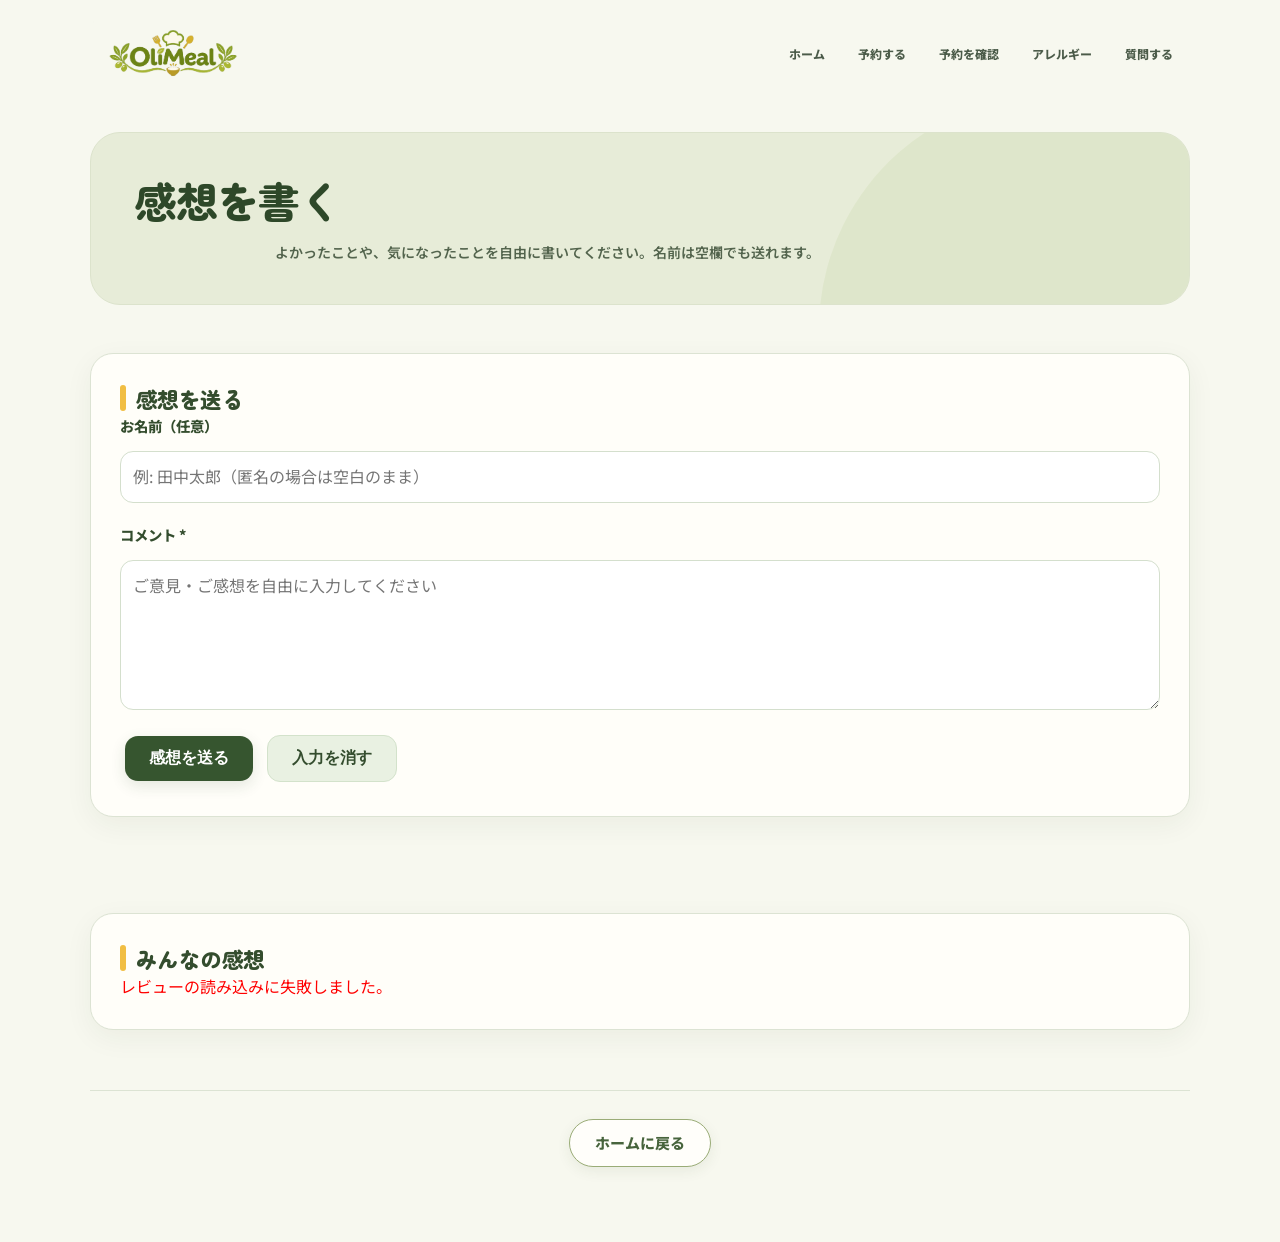
<file: review.html>
<!DOCTYPE html>
<html lang="ja">

<head>
    <meta charset="UTF-8">
    <meta name="viewport" content="width=device-width, initial-scale=1.0">
    <title>感想を書く - OliMeal</title>
    <link rel="stylesheet" href="styles.css">
    <style>
        .review-card {
            background: white;
            border-radius: 15px;
            padding: 30px;
            box-shadow: 0 8px 32px rgba(0, 0, 0, 0.1);
            margin: 20px 0;
            border: 1px solid rgba(255, 255, 255, 0.2);
        }

        .form-group {
            margin-bottom: 20px;
        }

        .form-group label {
            display: block;
            margin-bottom: 8px;
            font-weight: bold;
            color: #333;
        }

        .form-group input,
        .form-group textarea {
            width: 100%;
            padding: 12px;
            border: 2px solid #ddd;
            border-radius: 8px;
            font-size: 16px;
            transition: border-color 0.3s;
            font-family: inherit;
        }

        .form-group textarea {
            min-height: 150px;
            resize: vertical;
        }

        .form-group input:focus,
        .form-group textarea:focus {
            outline: none;
            border-color: #007bff;
        }

        .btn {
            padding: 12px 24px;
            border: none;
            border-radius: 8px;
            font-size: 16px;
            font-weight: bold;
            cursor: pointer;
            transition: all 0.3s;
            margin: 5px;
        }

        .btn-primary {
            background-color: #007bff;
            color: white;
        }

        .btn-primary:hover {
            background-color: #0056b3;
        }

        .btn-secondary {
            background-color: #6c757d;
            color: white;
        }

        .btn-secondary:hover {
            background-color: #545b62;
        }

        .message {
            margin-top: 20px;
            padding: 15px;
            border-radius: 8px;
            text-align: center;
            font-weight: bold;
        }

        .message.success {
            background-color: #d4edda;
            color: #155724;
            border: 2px solid #c3e6cb;
        }

        .message.error {
            background-color: #f8d7da;
            color: #721c24;
            border: 2px solid #f5c6cb;
        }

        .hidden {
            display: none;
        }

        .reviews-list {
            margin-top: 30px;
        }

        .review-item {
            background-color: #f8f9fa;
            padding: 15px;
            border-radius: 8px;
            margin-bottom: 15px;
            border-left: 4px solid #007bff;
        }

        .review-header {
            display: flex;
            justify-content: space-between;
            align-items: center;
            margin-bottom: 10px;
        }

        .review-name {
            font-weight: bold;
            color: #333;
        }

        .review-date {
            font-size: 14px;
            color: #666;
        }

        .review-comment {
            color: #555;
            line-height: 1.6;
            white-space: pre-wrap;
            word-wrap: break-word;
        }
    </style>
  <link rel="stylesheet" href="olimeal-interior.css">
</head>

<body class="olimeal-interior">
    <div class="container">
        <nav class="site-nav" aria-label="主なメニュー">
           
<a class="site-nav-brand" href="index.html" aria-label="OliMeal ホーム">
    <img src="olimeal-logo.png" alt="OliMeal ロゴ" class="logo-nav-image">
</a>

            <div class="site-nav-links">
                <a href="index.html">ホーム</a>
                <a href="book.html">予約する</a>
                <a href="verification.html">予約を確認</a>
                <a href="allergy.html">アレルギー</a>
                <a href="ai-assistant-php.html">質問する</a>
            </div>
        </nav>
        <header class="page-intro">
            <h1>感想を書く</h1>
            <p class="lead">よかったことや、気になったことを自由に書いてください。名前は空欄でも送れます。</p>
        </header>

        <main>
            <section class="review-section">
                <div class="review-card">
                    <h2>感想を送る</h2>

                    <form id="review-form">
                        <div class="form-group">
                            <label for="review-name">お名前（任意）</label>
                            <input type="text" id="review-name" placeholder="例: 田中太郎（匿名の場合は空白のまま）">
                        </div>

                        <div class="form-group">
                            <label for="review-comment">コメント *</label>
                            <textarea id="review-comment" required placeholder="ご意見・ご感想を自由に入力してください"></textarea>
                        </div>

                        <div class="form-actions">
                            <button type="submit" class="btn btn-primary">感想を送る</button>
                            <button type="button" onclick="resetReviewForm()" class="btn btn-secondary">入力を消す</button>
                        </div>
                    </form>

                    <div id="message" class="message hidden"></div>
                </div>
            </section>

            <section class="reviews-list">
                <div class="review-card">
                    <h2>みんなの感想</h2>
                    <div id="reviews-display">
                        <p>レビューを読み込み中...</p>
                    </div>
                </div>
            </section>

        </main>

        <footer>
            <a href="index.html" class="back-link">ホームに戻る</a>
        </footer>
    </div>

    <script>
        // レビューを投稿
        async function submitReview(name, comment) {
            try {
                const response = await fetch('api/reviews.php', {
                    method: 'POST',
                    headers: {
                        'Content-Type': 'application/json'
                    },
                    body: JSON.stringify({
                        name: name || '',
                        comment: comment
                    })
                });

                if (!response.ok) {
                    const errorData = await response.json().catch(() => ({ error: 'Unknown error' }));
                    throw new Error(errorData.error || 'レビューの投稿に失敗しました');
                }

                return await response.json();
            } catch (error) {
                console.error('レビュー投稿エラー:', error);
                throw error;
            }
        }

        // レビュー一覧を取得
        async function loadReviews() {
            try {
                const response = await fetch('api/reviews.php');
                if (!response.ok) {
                    throw new Error('レビューの取得に失敗しました');
                }
                const reviews = await response.json();
                displayReviews(reviews);
            } catch (error) {
                console.error('レビュー取得エラー:', error);
                document.getElementById('reviews-display').innerHTML =
                    '<p style="color: red;">レビューの読み込みに失敗しました。</p>';
            }
        }

        // レビューを表示
        function displayReviews(reviews) {
            const displayDiv = document.getElementById('reviews-display');

            if (!reviews || reviews.length === 0) {
                displayDiv.innerHTML = '<p>まだレビューがありません。最初のレビューを投稿してみませんか？</p>';
                return;
            }

            displayDiv.innerHTML = reviews.map(review => {
                const date = review.date || '日付不明';
                return `
                    <div class="review-item">
                        <div class="review-header">
                            <span class="review-date">${escapeHtml(date)}</span>
                        </div>
                        <div class="review-comment">${escapeHtml(review.comment)}</div>
                    </div>
                `;
            }).join('');
        }

        // HTMLエスケープ
        function escapeHtml(text) {
            const div = document.createElement('div');
            div.textContent = text;
            return div.innerHTML;
        }

        // メッセージを表示
        function showMessage(message, isSuccess) {
            const messageDiv = document.getElementById('message');
            messageDiv.textContent = message;
            messageDiv.className = `message ${isSuccess ? 'success' : 'error'}`;
            messageDiv.classList.remove('hidden');

            if (isSuccess) {
                setTimeout(() => {
                    messageDiv.classList.add('hidden');
                }, 3000);
            }
        }

        // フォーム送信処理
        document.getElementById('review-form').addEventListener('submit', async function (e) {
            e.preventDefault();

            const name = document.getElementById('review-name').value.trim();
            const comment = document.getElementById('review-comment').value.trim();

            if (!comment) {
                showMessage('コメントを入力してください', false);
                return;
            }

            try {
                await submitReview(name, comment);
                showMessage('レビューを投稿しました！ありがとうございます。', true);
                document.getElementById('review-form').reset();
                // レビュー一覧を再読み込み
                setTimeout(() => {
                    loadReviews();
                }, 500);
            } catch (error) {
                showMessage(error.message || 'レビューの投稿に失敗しました', false);
            }
        });

        // フォームリセット
        function resetReviewForm() {
            document.getElementById('review-form').reset();
            document.getElementById('message').classList.add('hidden');
        }

        document.addEventListener('DOMContentLoaded', function () {
            loadReviews();
        });
    </script>
</body>

</html>
</file>
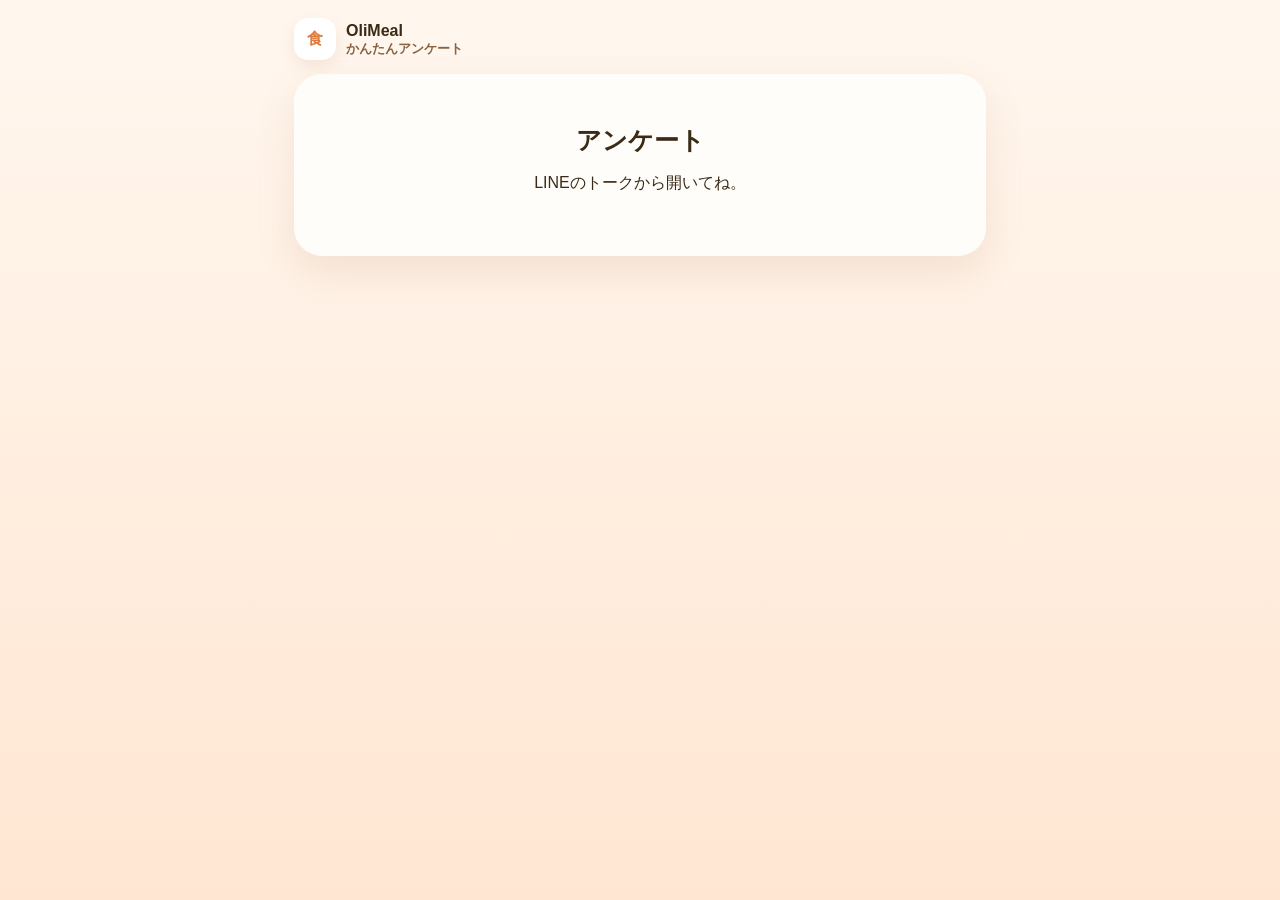
<file: survey.html>
<!DOCTYPE html>
<html lang="ja">
<head>
  <meta charset="UTF-8">
  <meta name="viewport" content="width=device-width, initial-scale=1.0">
  <title>食堂アンケート - OliMeal</title>
  <style>
    :root {
      --ink: #3a2a16;
      --muted: #8a6240;
      --paper: #fffdf9;
      --chip: #fff;
      --line: #f0dcc8;
      --on: #f6c453;
      --on-ink: #3a2a16;
      --accent: #e07a3d;
      --send: #f5c542;
    }
    * { box-sizing: border-box; }
    body {
      margin: 0;
      min-height: 100vh;
      font-family: "Yu Gothic UI", "Hiragino Sans", "Hiragino Kaku Gothic ProN", Meiryo, sans-serif;
      color: var(--ink);
      background: linear-gradient(180deg, #fff7ef 0%, #ffe6d2 100%);
    }
    .wrap { max-width: 720px; margin: 0 auto; padding: 18px 14px 40px; }
    .top { display: flex; align-items: center; gap: 10px; margin-bottom: 14px; }
    .mark {
      width: 42px; height: 42px; border-radius: 14px; background: #fff; color: var(--accent);
      display: grid; place-items: center; font-weight: 800; box-shadow: 0 6px 16px rgba(180, 110, 50, 0.12);
    }
    .brand { font-weight: 800; line-height: 1.2; }
    .brand small { display: block; font-weight: 600; color: var(--muted); }
    .card {
      background: var(--paper); border-radius: 28px; padding: 22px 18px 18px;
      box-shadow: 0 16px 40px rgba(160, 100, 50, 0.12);
    }
    h1 { font-size: 1.55rem; margin: 0 0 6px; }
    .lead { margin: 0 0 18px; color: var(--muted); line-height: 1.6; }
    label { display: block; font-weight: 800; margin-bottom: 8px; }
    .req { color: var(--accent); font-weight: 800; }
    input[type="text"] {
      width: 100%; border: 2px solid var(--line); background: #fff; border-radius: 999px;
      padding: 14px 18px; font-size: 1.05rem; color: var(--ink);
    }
    input[type="text"]:focus { outline: 3px solid #f6d48a; border-color: #e7b34d; }
    .hint, .error { margin: 8px 4px 0; line-height: 1.5; }
    .hint { color: var(--muted); font-size: 0.92rem; }
    .error { color: #9b2c2c; font-weight: 700; min-height: 1.4em; }
    .group { margin-top: 22px; }
    .group h2 { margin: 0 0 6px; font-size: 1.05rem; }
    .chips { display: flex; flex-wrap: wrap; gap: 8px; }
    .chip {
      border: 1.5px solid #eadfce; background: var(--chip); color: var(--ink); border-radius: 999px;
      padding: 10px 16px; font-size: 1rem; font-weight: 700; cursor: pointer; min-height: 48px;
    }
    .chip[aria-pressed="true"] { background: var(--on); border-color: #e2ae3a; color: var(--on-ink); }
    .add-row { display: flex; gap: 8px; margin-top: 10px; }
    .add-row input { flex: 1; }
    .add-row button, .ghost {
      border: 1.5px solid #eadfce; background: #fff; color: var(--ink); border-radius: 999px;
      font-weight: 800; padding: 0 16px; min-height: 48px; cursor: pointer;
    }
    .allergy-box {
      margin-top: 22px; background: #fff6ee; border-radius: 18px; padding: 14px 16px;
    }
    .allergy-box summary { font-weight: 800; cursor: pointer; }
    .send, .ghost.wide {
      margin-top: 12px; width: 100%; border: 0; font-weight: 800; font-size: 1.05rem;
      border-radius: 999px; min-height: 56px; cursor: pointer;
    }
    .send { background: var(--send); color: #3a2a16; }
    .send:disabled { opacity: 0.55; cursor: wait; }
    .ghost.wide { background: #fff; border: 1.5px solid #eadfce; color: var(--ink); }
    .done { text-align: center; }
    .done h1 { font-size: 1.7rem; }
    .summary {
      text-align: left; background: #fff6ee; border-radius: 18px; padding: 14px 16px;
      line-height: 1.7; margin: 14px 0;
    }
    .back {
      display: inline-block; margin-top: 8px; background: #06c755; color: #fff; text-decoration: none;
      font-weight: 800; border-radius: 999px; padding: 14px 22px;
    }
    .missing { padding: 28px 8px; text-align: center; }
    a.inline { color: var(--accent); font-weight: 800; }
  </style>
</head>
<body>
  <div class="wrap">
    <div class="top">
      <div class="mark">食</div>
      <div class="brand">OliMeal<small>かんたんアンケート</small></div>
    </div>
    <main class="card" id="card">
      <p>読み込んでいます…</p>
    </main>
  </div>
  <script>
    const params = new URLSearchParams(location.search);
    const key = params.get('key') || '';
    const card = document.getElementById('card');
    const state = {
      favorites: [],
      customs: [],
      avoids: [],
      avoidCustoms: [],
      styles: [],
      allergies: [],
      allergyCustoms: [],
      times: '',
      source: null
    };

    function esc(value) {
      return String(value || '').replace(/[&<>"']/g, function (ch) {
        return ({ '&': '&amp;', '<': '&lt;', '>': '&gt;', '"': '&quot;', "'": '&#39;' })[ch];
      });
    }

    function normalizeName(value) {
      return String(value || '').replace(/[\s\u3000]+/g, ' ').trim();
    }

    function nameError(value) {
      const name = normalizeName(value);
      if (!name) return '名前が空白だよ。姓と名を入れてね。例: 瀬尾 太郎';
      if ([...name].length > 20) return '名前は20文字以内のフルネームにしてね。例: 瀬尾 太郎';
      const parts = name.split(/[\s・･·]+/).filter(Boolean);
      const letters = name.replace(/[^\p{L}]/gu, '');
      const letterParts = parts.filter(function (part) { return /\p{L}/u.test(part); }).length;
      if (!letters) return '名前は文字で入れてね。例: 瀬尾 太郎';
      if (letterParts < 2 && [...letters].length < 3) {
        return 'フルネームで入れてね。姓だけは送れないよ。例: 瀬尾 太郎';
      }
      return '';
    }

    function chip(label, pressed, group, value) {
      return '<button type="button" class="chip" data-group="' + esc(group) + '" data-value="' + esc(value || label) + '" aria-pressed="' + (pressed ? 'true' : 'false') + '">' + esc(label) + '</button>';
    }

    function managedNames(aliases) {
      const names = {};
      Object.keys(aliases || {}).forEach(function (id) {
        (aliases[id] || []).forEach(function (name) { names[name] = true; });
        names[id] = true;
      });
      return names;
    }

    function favoriteOn(id, likes, aliases) {
      const names = (aliases && aliases[id]) || [id];
      return likes.some(function (like) { return names.indexOf(like) !== -1; });
    }

    function splitKnown(values, choices) {
      const known = {};
      choices.forEach(function (label) { known[label] = true; });
      return {
        picked: values.filter(function (label) { return known[label]; }),
        extra: values.filter(function (label) { return !known[label]; })
      };
    }

    function renderForm(data) {
      state.source = data;
      const likes = data.likes || [];
      const aliases = data.favoriteAliases || {};
      const favorites = data.favoriteChoices || [];
      const managed = managedNames(aliases);
      state.favorites = favorites.filter(function (item) { return favoriteOn(item.id, likes, aliases); }).map(function (item) { return item.id; });
      state.customs = likes.filter(function (like) { return !managed[like]; });
      const avoidSplit = splitKnown(data.avoids || [], data.avoidChoices || []);
      state.avoids = avoidSplit.picked;
      state.avoidCustoms = avoidSplit.extra;
      state.styles = (data.styles || []).slice();
      const timeChoices = data.timeChoices || [];
      state.times = timeChoices.indexOf(data.timesPerWeek) !== -1 ? data.timesPerWeek : '';
      const timeChips = timeChoices.map(function (label) {
        return chip(label, state.times === label, 'time', label);
      }).join('');
      const allergySplit = splitKnown(data.allergies || [], data.allergyChoices || []);
      state.allergies = allergySplit.picked;
      state.allergyCustoms = allergySplit.extra;
      const favoriteChips = favorites.map(function (item) {
        return chip(item.label, state.favorites.indexOf(item.id) !== -1, 'favorite', item.id);
      }).join('');
      const customChips = state.customs.map(function (label) { return chip(label, true, 'custom', label); }).join('');
      const styleChips = (data.styleChoices || []).map(function (label) {
        return chip(label, state.styles.indexOf(label) !== -1, 'style', label);
      }).join('');
      const avoidChips = (data.avoidChoices || []).map(function (label) {
        return chip(label, state.avoids.indexOf(label) !== -1, 'avoid', label);
      }).join('') + state.avoidCustoms.map(function (label) { return chip(label, true, 'avoidCustom', label); }).join('');
      const allergyChips = (data.allergyChoices || []).map(function (label) {
        return chip(label, state.allergies.indexOf(label) !== -1, 'allergy', label);
      }).join('') + state.allergyCustoms.map(function (label) { return chip(label, true, 'allergyCustom', label); }).join('');
      card.innerHTML = ''
        + '<h1>答えてね</h1>'
        + '<p class="lead">好きな料理、苦手、料理のタイプと、食堂に来る回数。あとから直せるよ。アレルギーは好き嫌いとは別だよ。</p>'
        + '<form id="survey-form">'
        + '<label for="full-name">名前 <span class="req">必須</span></label>'
        + '<input id="full-name" type="text" maxlength="20" autocomplete="name" placeholder="例: 瀬尾 太郎" value="' + esc(data.name || '') + '" required>'
        + '<p class="error" id="name-error" role="alert"></p>'
        + '<section class="group"><h2>1. 好きな料理・食材は？</h2><p class="hint">いくつでも押せるよ。</p><div class="chips">' + favoriteChips + '</div>'
        + '<div class="chips" id="extra-custom">' + customChips + '</div>'
        + '<div class="add-row"><input id="custom-input" type="text" maxlength="20" placeholder="その他 例: オムライス"><button type="button" id="custom-add">追加</button></div></section>'
        + '<section class="group"><h2>2. 苦手な料理・食材は？</h2><p class="hint">空でも大丈夫。任意だよ。</p><div class="chips" id="avoid-chips">' + avoidChips + '</div>'
        + '<div class="add-row"><input id="avoid-input" type="text" maxlength="20" placeholder="例: ピーマン"><button type="button" id="avoid-add">追加</button></div></section>'
        + '<section class="group"><h2>3. どんな料理が好き？</h2><p class="hint">いくつでも、または空でも大丈夫。</p><div class="chips">' + styleChips + '</div></section>'
        + '<section class="group"><h2>4. 食堂にどれくらい来ますか？ <span class="req">必須</span></h2><p class="hint">1つ選んでね。好きな料理とは別に保存するよ。</p><div class="chips" id="time-chips">' + timeChips + '</div></section>'
        + '<details class="allergy-box"><summary>アレルギーがある人だけ（任意）</summary>'
        + '<p class="hint">好き嫌いとは別に保存するよ。原材料が分からない料理は、安全だとは判断しないよ。</p>'
        + '<div class="chips" id="allergy-chips">' + allergyChips + '</div>'
        + '<div class="add-row"><input id="allergy-input" type="text" maxlength="20" placeholder="例: ごま"><button type="button" id="allergy-add">追加</button></div>'
        + '<p class="hint"><a class="inline" href="allergy.html">メニューのアレルギー表を見る</a></p></details>'
        + '<p class="error" id="form-error" role="alert"></p>'
        + '<button class="send" type="submit">この内容で答える</button>'
        + '<button class="ghost wide" type="button" id="skip-survey">いまはスキップ</button>'
        + '</form>';
      card.querySelectorAll('.chip').forEach(function (button) {
        button.addEventListener('click', function () { toggle(button); });
      });
      document.getElementById('custom-add').addEventListener('click', function () { addExtra('custom'); });
      document.getElementById('avoid-add').addEventListener('click', function () { addExtra('avoid'); });
      document.getElementById('allergy-add').addEventListener('click', function () { addExtra('allergy'); });
      document.getElementById('survey-form').addEventListener('submit', submitForm);
      document.getElementById('skip-survey').addEventListener('click', skipForm);
    }

    function toggle(button) {
      const group = button.getAttribute('data-group');
      const value = button.getAttribute('data-value');
      const map = { favorite: 'favorites', custom: 'customs', avoid: 'avoids', avoidCustom: 'avoidCustoms', style: 'styles', allergy: 'allergies', allergyCustom: 'allergyCustoms' };
      if (group === 'time') {
        state.times = value;
        document.querySelectorAll('#time-chips .chip').forEach(function (chipButton) {
          chipButton.setAttribute('aria-pressed', chipButton === button ? 'true' : 'false');
        });
        return;
      }
      const bucket = map[group];
      if (!bucket) return;
      const on = state[bucket].indexOf(value) === -1;
      const max = bucket === 'favorites' || bucket === 'styles' ? 8 : 8;
      if (on && state[bucket].length >= max) return;
      if (on) state[bucket].push(value);
      else state[bucket] = state[bucket].filter(function (item) { return item !== value; });
      button.setAttribute('aria-pressed', on ? 'true' : 'false');
    }

    function addExtra(kind) {
      const input = document.getElementById(kind + '-input');
      const formError = document.getElementById('form-error');
      if (!input) return;
      let label = normalizeName(input.value);
      if ([...label].length > 20) label = [...label].slice(0, 20).join('');
      if (!label || label === 'とくにない') return;
      const bucket = kind === 'custom' ? 'customs' : (kind === 'avoid' ? 'avoidCustoms' : 'allergyCustoms');
      const group = kind === 'custom' ? 'custom' : (kind === 'avoid' ? 'avoidCustom' : 'allergyCustom');
      if (state[bucket].indexOf(label) !== -1) return;
      if (state[bucket].length >= 8) {
        if (formError) formError.textContent = '8個までだよ。';
        return;
      }
      state[bucket].push(label);
      input.value = '';
      if (formError) formError.textContent = '';
      const boxId = kind === 'custom' ? 'extra-custom' : (kind === 'avoid' ? 'avoid-chips' : 'allergy-chips');
      const box = document.getElementById(boxId);
      if (!box) return;
      box.insertAdjacentHTML('beforeend', chip(label, true, group, label));
      const button = box.lastElementChild;
      if (button) button.addEventListener('click', function () { toggle(button); });
    }

    function renderDone(data) {
      const avoids = (data.avoids || []).length ? data.avoids.join('、') : 'とくにない';
      const styles = (data.styles || []).length ? data.styles.join('、') : '未設定';
      const allergies = (data.allergies || []).length ? data.allergies.join('、') : 'なし';
      const back = data.addUrl ? '<a class="back" href="' + esc(data.addUrl) + '">LINEのトークに戻る</a>' : '';
      card.innerHTML = ''
        + '<div class="done"><h1>保存したよ</h1>'
        + '<p class="lead">この答えは残るよ。あとからこのページで直せる。</p>'
        + '<div class="summary"><strong>' + esc(data.name || '名前は未設定') + '</strong><br>好き: ' + esc((data.likes || []).join('、') || '未設定')
        + '<br>タイプ: ' + esc(styles)
        + '<br>苦手: ' + esc(avoids)
        + '<br>アレルギー: ' + esc(allergies)
        + '<br>食堂に来る回数: ' + esc(data.timesPerWeek || '未設定') + '</div>'
        + '<button class="ghost wide" type="button" id="edit-again">答えを直す</button>'
        + back + '</div>';
      document.getElementById('edit-again').addEventListener('click', function () { renderForm(data); });
    }

    function renderMissing(message) {
      card.innerHTML = '<div class="missing"><h1>アンケート</h1><p>' + esc(message) + '</p></div>';
    }

    async function postSurvey(body) {
      const res = await fetch('api/line-survey.php', {
        method: 'POST',
        headers: { 'Content-Type': 'application/json' },
        body: JSON.stringify(body)
      });
      const data = await res.json();
      return { res: res, data: data };
    }

    async function submitForm(event) {
      event.preventDefault();
      const name = document.getElementById('full-name').value;
      const nameProblem = nameError(name);
      document.getElementById('name-error').textContent = nameProblem;
      const formError = document.getElementById('form-error');
      formError.textContent = '';
      if (nameProblem) {
        document.getElementById('full-name').focus();
        return;
      }
      if (!state.favorites.length && !state.customs.length) {
        formError.textContent = '好きな料理を、1つ以上選ぶか、自分で書いてね。';
        return;
      }
      if (!state.times) {
        formError.textContent = '食堂にどれくらい来るか、選んでね。';
        return;
      }
      const button = event.target.querySelector('.send');
      button.disabled = true;
      try {
        const result = await postSurvey({
          key: key,
          name: normalizeName(name),
          favorites: state.favorites,
          customLikes: state.customs,
          styles: state.styles,
          avoids: state.avoids.concat(state.avoidCustoms),
          allergies: state.allergies.concat(state.allergyCustoms),
          timesPerWeek: state.times
        });
        if (!result.res.ok || !result.data.ok) {
          const message = result.data.error || '保存できなかったよ。もう一度押してね。';
          if (message.indexOf('名前') !== -1 || message.indexOf('フルネーム') !== -1) {
            document.getElementById('name-error').textContent = message;
          } else {
            formError.textContent = message;
          }
          button.disabled = false;
          return;
        }
        renderDone(result.data);
      } catch (err) {
        formError.textContent = '保存できなかったよ。もう一度押してね。';
        button.disabled = false;
      }
    }

    async function skipForm() {
      const formError = document.getElementById('form-error');
      try {
        const result = await postSurvey({ key: key, mode: 'skip' });
        if (!result.res.ok || !result.data.ok) {
          if (formError) formError.textContent = result.data.error || 'スキップできなかったよ。';
          return;
        }
        card.innerHTML = '<div class="done"><h1>またあとで大丈夫</h1><p class="lead">今の答えは消していないよ。おすすめは、分かる範囲で出すね。</p>'
          + '<button class="ghost wide" type="button" id="edit-again">やっぱり答える</button></div>';
        document.getElementById('edit-again').addEventListener('click', function () { renderForm(result.data); });
      } catch (err) {
        if (formError) formError.textContent = 'スキップできなかったよ。';
      }
    }

    if (!key) {
      renderMissing('LINEのトークから開いてね。');
    } else {
      fetch('api/line-survey.php?key=' + encodeURIComponent(key), { cache: 'no-store' })
        .then(function (res) { return res.json().then(function (data) { return { res: res, data: data }; }); })
        .then(function (result) {
          if (!result.res.ok || !result.data.ok) {
            renderMissing(result.data.error || 'このリンクでは開けないよ。');
            return;
          }
          renderForm(result.data);
        })
        .catch(function () {
          renderMissing('読み込めなかったよ。もう一度開いてね。');
        });
    }
  </script>
</body>
</html>
</file>
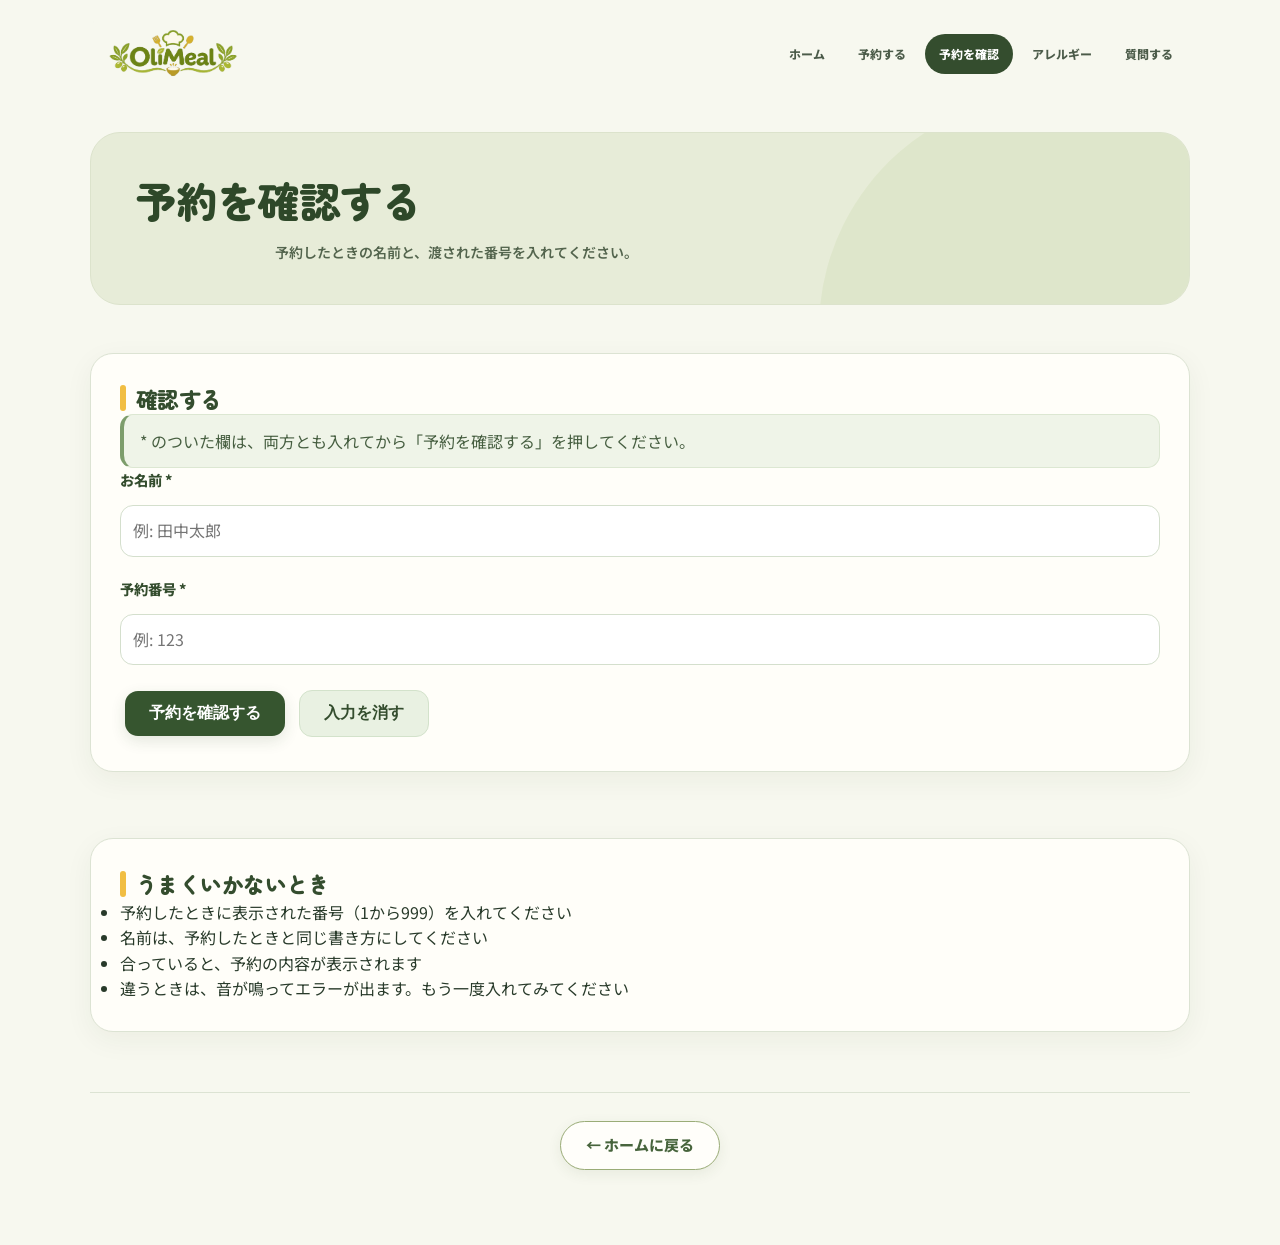
<file: verification.html>
<!DOCTYPE html>
<html lang="ja">

<head>
    <meta charset="UTF-8">
    <meta name="viewport" content="width=device-width, initial-scale=1.0">
    <title>予約を確認する - OliMeal</title>
    <link rel="stylesheet" href="styles.css">
    <style>
        .verification-card {
            background: white;
            border-radius: 15px;
            padding: 30px;
            box-shadow: 0 8px 32px rgba(0, 0, 0, 0.1);
            margin: 20px 0;
            border: 1px solid rgba(255, 255, 255, 0.2);
        }

        .result-display {
            margin-top: 20px;
            padding: 20px;
            border-radius: 10px;
            text-align: center;
            font-size: 18px;
            font-weight: bold;
            min-height: 60px;
            display: flex;
            align-items: center;
            justify-content: center;
        }

        .success {
            background-color: #d4edda;
            color: #155724;
            border: 2px solid #c3e6cb;
        }

        .error {
            background-color: #f8d7da;
            color: #721c24;
            border: 2px solid #f5c6cb;
        }

        .form-group {
            margin-bottom: 20px;
        }

        .form-group label {
            display: block;
            margin-bottom: 8px;
            font-weight: bold;
            color: #333;
        }

        .form-group input {
            width: 100%;
            padding: 12px;
            border: 2px solid #ddd;
            border-radius: 8px;
            font-size: 16px;
            transition: border-color 0.3s;
        }

        .form-group input:focus {
            outline: none;
            border-color: #007bff;
        }

        .btn {
            padding: 12px 24px;
            border: none;
            border-radius: 8px;
            font-size: 16px;
            font-weight: bold;
            cursor: pointer;
            transition: all 0.3s;
            margin: 5px;
        }

        .btn-primary {
            background-color: #007bff;
            color: white;
        }

        .btn-primary:hover {
            background-color: #0056b3;
        }

        .btn-secondary {
            background-color: #6c757d;
            color: white;
        }

        .btn-secondary:hover {
            background-color: #545b62;
        }

        .reservation-info {
            background-color: #e3f2fd;
            padding: 15px;
            border-radius: 8px;
            margin-top: 15px;
            border-left: 4px solid #2196f3;
        }

        .hidden {
            display: none;
        }
    </style>
  <link rel="stylesheet" href="olimeal-interior.css">
</head>

<body class="olimeal-interior">
    <div class="container">
        <nav class="site-nav" aria-label="主なメニュー">
            <a class="site-nav-brand" href="index.html" aria-label="OliMeal ホーム">
    <img src="olimeal-logo.png" alt="OliMeal ロゴ" class="logo-nav-image">
</a>
            <div class="site-nav-links">
                <a href="index.html">ホーム</a>
                <a href="book.html">予約する</a>
                <a href="verification.html" class="is-here">予約を確認</a>
                <a href="allergy.html">アレルギー</a>
                <a href="ai-assistant-php.html">質問する</a>
            </div>
        </nav>
        <header class="page-intro">
            <h1>予約を確認する</h1>
            <p class="lead">予約したときの名前と、渡された番号を入れてください。</p>
        </header>

        <main>
            <section class="verification-section">
                <div class="verification-card">
                    <h2>確認する</h2>
                    <p class="help-note">* のついた欄は、両方とも入れてから「予約を確認する」を押してください。</p>

                    <form id="verification-form">
                        <div class="form-group">
                            <label for="verification-name">お名前 *</label>
                            <input type="text" id="verification-name" required placeholder="例: 田中太郎">
                        </div>

                        <div class="form-group">
                            <label for="verification-number">予約番号 *</label>
                            <input type="number" id="verification-number" min="1" max="999" required
                                placeholder="例: 123">
                        </div>

                        <div class="form-actions">
                            <button type="submit" class="btn btn-primary">予約を確認する</button>
                            <button type="button" onclick="resetVerificationForm()"
                                class="btn btn-secondary">入力を消す</button>
                        </div>
                    </form>

                    <div id="result-display" class="result-display hidden"></div>
                    <div id="reservation-info" class="reservation-info hidden"></div>
                </div>
            </section>

            <section class="info-section">
                <div class="verification-card">
                    <h2>うまくいかないとき</h2>
                    <ul>
                        <li>予約したときに表示された番号（1から999）を入れてください</li>
                        <li>名前は、予約したときと同じ書き方にしてください</li>
                        <li>合っていると、予約の内容が表示されます</li>
                        <li>違うときは、音が鳴ってエラーが出ます。もう一度入れてみてください</li>
                    </ul>
                </div>
            </section>

        </main>

        <footer>
    <a href="index.html" class="back-link">← ホームに戻る</a>
        </footer>
    </div>

    <script>
        // admin.html / reservation-script.js と同じ方式で api/ の参照先を決める
        function getApiBaseCandidates() {
            if (typeof window === 'undefined' || !window.location) return ['api/'];
            if (window.location.protocol === 'file:') return ['api/'];
            const sameDir = new URL('api/', window.location.href).toString();
            const parentDir = new URL('../api/', window.location.href).toString();
            const rootDir = window.location.origin + '/api/';
            const candidates = [sameDir, parentDir, rootDir].filter(u => {
                try { return new URL(u).origin === window.location.origin; } catch (_) { return false; }
            });
            return [...new Set(candidates)];
        }

        // 音声ファイルのパス（実際の音声ファイルが必要）
        const SUCCESS_SOUND = 'sounds/success.mp3';
        const ERROR_SOUND = 'sounds/error.mp3';

        // 音声を再生する関数
        function playSound(soundFile) {
            try {
                const audio = new Audio(soundFile);
                audio.play().catch(e => {
                    console.log('音声の再生に失敗しました:', e);
                    // 音声ファイルがない場合はシステム音を使用
                    if (soundFile.includes('success')) {
                        // 成功音の代替（ビープ音）
                        playBeep(800, 200);
                    } else {
                        // エラー音の代替（低いビープ音）
                        playBeep(300, 500);
                    }
                });
            } catch (e) {
                console.log('音声の再生に失敗しました:', e);
            }
        }

        // ビープ音を生成する関数
        function playBeep(frequency, duration) {
            try {
                const audioContext = new (window.AudioContext || window.webkitAudioContext)();
                const oscillator = audioContext.createOscillator();
                const gainNode = audioContext.createGain();

                oscillator.connect(gainNode);
                gainNode.connect(audioContext.destination);

                oscillator.frequency.value = frequency;
                oscillator.type = 'sine';

                gainNode.gain.setValueAtTime(0.3, audioContext.currentTime);
                gainNode.gain.exponentialRampToValueAtTime(0.01, audioContext.currentTime + duration / 1000);

                oscillator.start(audioContext.currentTime);
                oscillator.stop(audioContext.currentTime + duration / 1000);
            } catch (e) {
                console.log('ビープ音の生成に失敗しました:', e);
            }
        }

        // 予約確認処理
        async function verifyReservation(name, number) {
            try {
                const candidates = getApiBaseCandidates();
                let raw = null;
                let lastErr = null;
                for (const base of candidates) {
                    try {
                        const response = await fetch(base + 'sales-data.php?reservations=true', { cache: 'no-store' });
                        if (!response.ok) { lastErr = new Error(`HTTP ${response.status}`); continue; }
                        raw = await response.json();
                        break;
                    } catch (e) {
                        lastErr = e;
                    }
                }
                if (!raw) throw lastErr || new Error('予約データ取得に失敗しました');
                const reservations = Array.isArray(raw) ? raw : (raw && Array.isArray(raw.reservations) ? raw.reservations : []);

                // 名前と番号が一致する予約を検索
                const matchingReservation = reservations.find(r =>
                    r.name === name && r.reservationNumber === parseInt(number)
                );

                return matchingReservation;
            } catch (error) {
                console.error('予約確認エラー:', error);
                throw new Error('予約の確認に失敗しました');
            }
        }

        // 予約を認証済みとしてマーク
        async function markReservationAsVerified(name, number) {
            try {
                const candidates = getApiBaseCandidates();
                let response = null;
                let lastErr = null;
                for (const base of candidates) {
                    try {
                        const r = await fetch(base + 'sales-data.php', {
                            method: 'POST',
                            headers: { 'Content-Type': 'application/json' },
                            body: JSON.stringify({
                                action: 'verify',
                                name: name.trim(),
                                reservationNumber: parseInt(number)
                            })
                        });
                        if (!r.ok) { lastErr = new Error(`HTTP ${r.status}`); continue; }
                        response = r;
                        break;
                    } catch (e) {
                        lastErr = e;
                    }
                }
                if (!response) throw lastErr || new Error('認証マーク更新に失敗しました');

                if (!response.ok) {
                    const errorData = await response.json().catch(() => ({ error: 'Unknown error' }));
                    console.error('認証マークの更新に失敗:', errorData);
                    throw new Error('認証マークの更新に失敗しました: ' + (errorData.error || response.statusText));
                }

                const result = await response.json();
                console.log('認証マーク更新成功:', result);
                return result;
            } catch (error) {
                console.error('認証マークエラー:', error);
                throw error;
            }
        }

        // 結果を表示する関数
        function displayResult(isSuccess, reservation = null) {
            const resultDiv = document.getElementById('result-display');
            const infoDiv = document.getElementById('reservation-info');

            resultDiv.classList.remove('hidden');
            infoDiv.classList.remove('hidden');

            if (isSuccess && reservation) {
                resultDiv.className = 'result-display success';
                resultDiv.innerHTML = '✅ 予約が見つかりました！';

                infoDiv.innerHTML = `
          <h3>📋 予約詳細</h3>
          <p><strong>お名前:</strong> ${reservation.name}</p>
          ${reservation.studentClass && String(reservation.studentClass).trim() ? `<p><strong>クラス:</strong> ${reservation.studentClass}</p>` : ''}
          <p><strong>予約番号:</strong> ${reservation.reservationNumber}</p>
          <p><strong>メニュー:</strong> ${reservation.food}</p>
          <p><strong>人数:</strong> ${reservation.people}</p>
          <p><strong>予約日:</strong> ${reservation.date}</p>
          <p><strong>予約時間:</strong> ${reservation.time}</p>
        `;

                playSound(SUCCESS_SOUND);
            } else {
                resultDiv.className = 'result-display error';
                resultDiv.innerHTML = '❌ 予約が見つかりませんでした';

                infoDiv.innerHTML = `
          <p>お名前と予約番号を確認して、再度お試しください。</p>
          <p>予約番号は1-999の数字です。</p>
        `;

                playSound(ERROR_SOUND);
            }
        }

        // フォーム送信処理
        document.getElementById('verification-form').addEventListener('submit', async function (e) {
            e.preventDefault();

            const name = document.getElementById('verification-name').value.trim();
            const number = document.getElementById('verification-number').value;

            if (!name || !number) {
                alert('お名前と予約番号を入力してください。');
                return;
            }

            try {
                const reservation = await verifyReservation(name, number);
                if (reservation) {
                    // 認証成功時、予約を認証済みとしてマーク
                    try {
                        await markReservationAsVerified(name, number);
                    } catch (error) {
                        console.error('認証マークの更新に失敗しました:', error);
                        // エラーが発生しても結果表示は続行
                    }
                }
                displayResult(!!reservation, reservation);
            } catch (error) {
                console.error('確認エラー:', error);
                alert('予約の確認中にエラーが発生しました。しばらくしてから再度お試しください。');
            }
        });

        // フォームリセット
        function resetVerificationForm() {
            document.getElementById('verification-form').reset();
            document.getElementById('result-display').classList.add('hidden');
            document.getElementById('reservation-info').classList.add('hidden');
        }

    </script>
</body>

</html>
</file>
<file: styles.css>
@charset "UTF-8";

/* ==========================================================================
   OliMeal (学校食堂) 全体共通スタイルシート
   ========================================================================== */

/* 1. 変数定義 & リセット */
:root {
  /* メインカラー：温かみのあるオリーブグリーン */
  --primary: #4a6839;
  --primary-hover: #3b532d;
  --primary-light: #eaf1e4;
  --primary-subtle: #f2f6ee;

  /* アクセントカラー（太陽のイエロー＆カトラリーのベージュ＆テラコッタ） */
  --accent-sun: #f1be43;
  --accent-sun-light: #fbf2d8;
  --accent-beige: #c2b093;
  --accent-beige-light: #f5f0e6;
  --accent-olive: #7f8e52;
  --accent-orange: #e07a5f;        /* 休日・強調表示用 */
  --accent-orange-light: #fbebe8;  /* 休日背景用 */

  /* ステータスカラー */
  --status-open-bg: #d8edd5;
  --status-open-text: #2d5022;
  --status-closed-bg: #fde2e2;
  --status-closed-text: #9b2c2c;

  /* 背景・テキスト・ボーダー */
  --bg-main: #f8f4e8;            /* 画像と同じ温かいミルキーアイボリー */
  --card-bg: #ffffff;            /* カード部分の白 */
  --text-main: #283124;          /* ほんのり緑がかった優しい黒 */
  --text-muted: #6b7764;        /* 控えめな文字色 */
  --text-light: #9ea997;
  --border-color: #e6dfcf;       /* ナチュラルなベージュ寄りの枠線 */

  /* 角丸 & シャドウ */
  --radius-xl: 24px;
  --radius-lg: 18px;
  --radius-md: 12px;
  --radius-sm: 8px;

  --shadow-soft: 0 10px 25px rgba(74, 104, 57, 0.08);
  --shadow-hover: 0 14px 32px rgba(74, 104, 57, 0.15);
}

*, *::before, *::after {
  box-sizing: border-box;
  margin: 0;
  padding: 0;
}

body {
  background-color: var(--bg-main);
  color: var(--text-main);
  font-family: -apple-system, BlinkMacSystemFont, "Segoe UI", Roboto, "Hiragino Sans", "Hiragino Kaku Gothic ProN", "Meiryo", sans-serif;
  line-height: 1.6;
  min-height: 100vh;
  padding: 20px 16px 40px;
  -webkit-font-smoothing: antialiased;
}

[hidden] {
  display: none !important;
}

/* 2. レイアウト & コンテナ */
.container {
  max-width: 860px;
  margin: 0 auto;
}

main {
  display: flex;
  flex-direction: column;
  gap: 32px;
}

section {
  display: flex;
  flex-direction: column;
  gap: 16px;
}

h2 {
  font-size: 1.35rem;
  font-weight: 800;
  color: var(--primary);
  display: flex;
  align-items: center;
  gap: 10px;
  letter-spacing: -0.01em;
}

h2::before {
  content: "";
  display: inline-block;
  width: 6px;
  height: 1.2em;
  background-color: var(--accent-sun);
  border-radius: 4px;
}

/* 3. ナビゲーション (.site-nav) */
.site-nav {
  display: flex;
  justify-content: space-between;
  align-items: center;
  background: var(--card-bg);
  padding: 14px 22px;
  border-radius: var(--radius-lg);
  box-shadow: var(--shadow-soft);
  margin-bottom: 24px;
  border: 1px solid var(--border-color);
  gap: 16px;
  flex-wrap: wrap;
}

/* ナビゲーションブランド（アイコン＋テキスト） */
.site-nav-brand {
  font-size: 1.35rem;
  font-weight: 800;
  color: var(--primary);
  text-decoration: none;
  letter-spacing: -0.02em;
  display: inline-flex;
  align-items: center;
  gap: 8px;
  transition: opacity 0.2s ease;
}

.site-nav-brand:hover {
  opacity: 0.8;
}

.logo-nav-icon {
  width: 30px;
  height: 30px;
  object-fit: contain;
  display: block;
}

.logo-nav-text {
  line-height: 1;
}

.site-nav-links {
  display: flex;
  gap: 8px;
  flex-wrap: wrap;
}

.site-nav-links a {
  text-decoration: none;
  color: var(--text-muted);
  font-size: 0.92rem;
  font-weight: 700;
  padding: 8px 14px;
  border-radius: var(--radius-md);
  transition: all 0.2s ease;
}

.site-nav-links a:hover {
  color: var(--primary);
  background-color: var(--primary-light);
}

.site-nav-links a.is-here {
  background-color: var(--primary);
  color: #ffffff;
}

/* 4. ヘッダー (.page-intro) */
.page-intro {
  text-align: center;
  margin-bottom: 28px;
  padding: 36px 20px 28px;
  background: #ffffff;
  border-radius: var(--radius-xl);
  box-shadow: var(--shadow-soft);
  border: 1.5px solid rgba(74, 104, 57, 0.18);
  position: relative;
  overflow: hidden;
}

.eyebrow {
  display: inline-flex;
  align-items: center;
  gap: 6px;
  font-size: 0.85rem;
  font-weight: 800;
  color: var(--primary);
  background-color: var(--primary-light);
  padding: 5px 16px;
  border-radius: 999px;
  margin-bottom: 10px;
  border: 1px solid rgba(74, 104, 57, 0.15);
}

.page-intro h1 {
  font-size: 2.8rem;
  font-weight: 900;
  letter-spacing: -0.03em;
  margin-bottom: 8px;
  color: var(--primary);
}

.lead {
  font-size: 0.98rem;
  color: var(--text-muted);
  font-weight: 600;
  max-width: 520px;
  margin: 0 auto;
  line-height: 1.65;
}

/* 5. ステータスセクション */
.status-section {
  gap: 16px;
}

.status-card {
  background: var(--card-bg);
  border-radius: var(--radius-lg);
  padding: 22px 24px;
  box-shadow: var(--shadow-soft);
  border: 1.5px solid var(--border-color);
  transition: transform 0.2s ease;
}

.big-status {
  display: inline-flex;
  align-items: center;
  gap: 8px;
  font-size: 1.15rem;
  font-weight: 800;
  padding: 8px 20px;
  border-radius: 999px;
  margin-bottom: 10px;
}

.big-status.open {
  background-color: var(--status-open-bg);
  color: var(--status-open-text);
}

.big-status.closed {
  background-color: var(--status-closed-bg);
  color: var(--status-closed-text);
}

.menu-label {
  font-size: 0.85rem;
  font-weight: 800;
  color: var(--text-muted);
  letter-spacing: 0.05em;
  margin-bottom: 4px;
}

.menu-name {
  font-size: 1.5rem;
  font-weight: 900;
  color: var(--primary);
  line-height: 1.3;
}

.crowd {
  border-left-width: 6px;
  border-left-style: solid;
  border-left-color: var(--primary);
  padding-left: 18px;
}

.crowd-level {
  font-size: 1.4rem;
  font-weight: 800;
  margin-bottom: 4px;
}

/* 6. やりたいことを選ぶ (カードリンク) */
.link-cards {
  display: grid;
  grid-template-columns: repeat(auto-fill, minmax(240px, 1fr));
  gap: 18px;
}

.link-card {
  display: flex;
  flex-direction: column;
  background: var(--card-bg);
  padding: 22px;
  border-radius: var(--radius-lg);
  text-decoration: none;
  color: var(--text-main);
  box-shadow: var(--shadow-soft);
  border: 2px solid transparent;
  transition: all 0.25s ease;
}

.link-card:hover {
  transform: translateY(-4px);
  border-color: var(--primary);
  box-shadow: var(--shadow-hover);
}

.link-icon {
  width: 42px;
  height: 42px;
  border-radius: 12px;
  background-color: var(--primary-light);
  color: var(--primary);
  font-weight: 900;
  font-size: 1.15rem;
  display: flex;
  align-items: center;
  justify-content: center;
  margin-bottom: 14px;
}

.link-card h3 {
  font-size: 1.15rem;
  font-weight: 800;
  color: var(--primary);
  margin-bottom: 6px;
}

.link-card p {
  font-size: 0.88rem;
  color: var(--text-muted);
  line-height: 1.5;
}

#line-card .link-icon {
  background-color: #e6f9ed;
  color: #06c755;
}

#line-card h3 {
  color: #06c755;
}

/* 7. 情報カード & 休業日 */
.info-card {
  background: var(--card-bg);
  border-radius: var(--radius-lg);
  padding: 22px 24px;
  box-shadow: var(--shadow-soft);
  border: 1.5px solid var(--border-color);
}

.holiday-line {
  padding: 10px 0;
  border-bottom: 1px dashed var(--border-color);
  font-size: 0.95rem;
  display: flex;
  gap: 12px;
  align-items: center;
}

.holiday-line:last-child {
  border-bottom: none;
}

.holiday-line strong {
  color: var(--accent-orange);
  font-weight: 800;
  min-width: 100px;
}

/* 8. カレンダー */
.legend {
  display: flex;
  gap: 16px;
  flex-wrap: wrap;
  font-size: 0.85rem;
  color: var(--text-muted);
  background: var(--card-bg);
  padding: 12px 18px;
  border-radius: var(--radius-md);
  border: 1px solid var(--border-color);
}

.legend span {
  display: inline-flex;
  align-items: center;
  gap: 6px;
}

.swatch {
  display: inline-block;
  width: 14px;
  height: 14px;
  border-radius: 4px;
}

.swatch.today {
  border: 2px solid var(--primary);
  background-color: var(--primary-light);
}

.swatch.holiday {
  background-color: var(--accent-orange-light);
  border: 1px solid var(--accent-orange);
}

.calendar-container {
  padding: 20px;
  overflow-x: auto;
}

.calendar-header {
  text-align: center;
  margin-bottom: 16px;
}

.calendar-header h4 {
  font-size: 1.25rem;
  font-weight: 800;
  color: var(--primary);
}

.calendar-grid {
  display: flex;
  flex-direction: column;
  gap: 8px;
  min-width: 320px;
}

.calendar-weekdays {
  display: grid;
  grid-template-columns: repeat(7, 1fr);
  text-align: center;
  font-weight: 800;
  font-size: 0.88rem;
  color: var(--text-muted);
  padding-bottom: 8px;
  border-bottom: 2px solid var(--border-color);
}

.calendar-days {
  display: grid;
  grid-template-columns: repeat(7, 1fr);
  gap: 6px;
}

.calendar-day {
  background: var(--primary-subtle);
  border-radius: var(--radius-sm);
  padding: 8px 4px;
  min-height: 72px;
  font-size: 0.85rem;
  font-weight: 800;
  color: var(--text-main);
  text-align: center;
  line-height: 1.35;
  border: 2px solid transparent;
  display: flex;
  flex-direction: column;
  align-items: center;
  justify-content: flex-start;
  word-break: break-word;
}

.calendar-day small {
  font-size: 0.72rem;
  font-weight: 500;
  margin-top: 4px;
  color: var(--text-muted);
}

.calendar-day.empty {
  background: transparent;
  border: none;
}

.calendar-day.today {
  border-color: var(--primary);
  background-color: var(--primary-light);
  color: var(--primary);
}

.calendar-day.holiday {
  background-color: var(--accent-orange-light);
  color: var(--accent-orange);
}

.calendar-day.holiday small {
  color: var(--accent-orange);
}

/* 9. フッター */
footer {
  text-align: center;
  padding: 32px 0 16px;
  font-size: 0.88rem;
  color: var(--text-light);
  font-weight: 600;
}

/* 10. フォーム・ボタン汎用パーツ */
.btn {
  display: inline-flex;
  align-items: center;
  justify-content: center;
  padding: 12px 20px;
  border-radius: var(--radius-md);
  font-size: 0.95rem;
  font-weight: 700;
  border: none;
  cursor: pointer;
  text-decoration: none;
  transition: all 0.2s ease;
}

.btn-primary {
  background-color: var(--primary);
  color: #ffffff;
}

.btn-primary:hover {
  background-color: var(--primary-hover);
}

.btn-secondary {
  background-color: var(--primary-light);
  color: var(--primary);
}

.btn-danger {
  background-color: #fee2e2;
  color: #dc2626;
}

.btn-success {
  background-color: #d1fae5;
  color: #065f46;
}

.form-group {
  display: flex;
  flex-direction: column;
  gap: 6px;
  margin-bottom: 16px;
}

.form-group label {
  font-size: 0.9rem;
  font-weight: 700;
  color: var(--text-main);
}

input[type="text"],
input[type="number"],
input[type="date"],
input[type="time"],
input[type="month"],
input[type="url"],
input[type="password"],
select,
textarea {
  width: 100%;
  padding: 12px 14px;
  border-radius: var(--radius-md);
  border: 1.5px solid var(--border-color);
  font-size: 0.95rem;
  color: var(--text-main);
  background-color: #ffffff;
  outline: none;
  transition: border-color 0.2s ease, box-shadow 0.2s ease;
}

input:focus,
select:focus,
textarea:focus {
  border-color: var(--primary);
  box-shadow: 0 0 0 3px var(--primary-light);
}

.back-link {
  display: inline-block;
  color: var(--primary);
  font-weight: 700;
  text-decoration: none;
  margin-top: 8px;
}

.back-link:hover {
  text-decoration: underline;
}

/* メイン看板ロゴ（トップページ中央用） */
.logo-main {
  max-width: 100%;
  height: auto;
  max-height: 110px;
  display: block;
  margin: 0 auto;
}

@media (max-width: 600px) {
  body {
    padding: 12px 8px;
  }

  .site-nav {
    flex-direction: column;
    align-items: stretch;
    text-align: center;
  }

  .site-nav-links {
    justify-content: center;
  }

  .page-intro h1 {
    font-size: 1.9rem;
  }

  .link-cards {
    grid-template-columns: 1fr;
  }

  .calendar-day {
    min-height: 56px;
    padding: 4px 2px;
    font-size: 0.78rem;
  }

  .calendar-day small {
    font-size: 0.65rem;
  }
}
/* ==========================================================================
   追加デザイン：あしらい・タグ・アニメーション
   ========================================================================== */

/* 1. ヘッダーの右上に小さな葉っぱのワンポイント */
.page-intro::before {
  content: "🌿";
  position: absolute;
  top: 12px;
  right: 18px;
  font-size: 1.4rem;
  opacity: 0.45;
  transform: rotate(15deg);
  pointer-events: none;
}

/* 2. メニュー残数の「ぷっくりピルタグ」化 */
.menu-item-stock {
  display: inline-block;
  padding: 4px 14px;
  border-radius: 999px;
  font-size: 0.8rem;
  font-weight: 800;
  margin-top: 8px;
  background-color: var(--primary-subtle);
  color: var(--text-muted);
}

.menu-item-stock.unlimited {
  background-color: var(--primary-light);
  color: var(--primary);
}

.menu-item-stock.soldout {
  background-color: var(--accent-orange-light);
  color: var(--accent-orange);
}

/* 3. ボタンを押したときの「ぷにっ」としたリアクション */
.btn, .btn-submit, .btn-reset, .link-card {
  transition: transform 0.15s cubic-bezier(0.34, 1.56, 0.64, 1), box-shadow 0.15s ease !important;
}

.btn:active, .btn-submit:active, .btn-reset:active, .link-card:active {
  transform: scale(0.96) !important;
}
</file>
<file: olimeal-lp.css>
@charset "UTF-8";
@import url('https://fonts.googleapis.com/css2?family=DM+Sans:wght@400;500;600;700;800&family=Noto+Sans+JP:wght@400;500;600;700;800;900&family=Zen+Maru+Gothic:wght@500;700;900&display=swap');
/* OliMeal LP concept — presentation layer only. Original JS, ids, links, order untouched. */
.olimeal-lp {
 --primary:#344d2e; --primary-hover:#263d23; --primary-light:#e3edda; --primary-subtle:#f0f5eb;
 --bg-main:#f8f8ef;--card-bg:#fffef8;--text-main:#243426;--text-muted:#677266;
 --border-color:#dce3d3;--shadow-soft:0 12px 38px rgba(34,61,33,.075);
 --shadow-hover:0 20px 38px rgba(34,61,33,.14);
 background:#f7f8ef;color:#283a2a;padding:0 24px 70px;
 font-family:'Noto Sans JP',sans-serif;
}
.olimeal-lp .container {max-width:1180px;}
.olimeal-lp .site-nav {position:relative;z-index:3;display:flex;flex-wrap:wrap;align-items:center;justify-content:space-between;min-height:86px;background:transparent;border:0;box-shadow:none;border-radius:0;margin:0;padding:15px 2px 20px;}
.olimeal-lp .site-nav-brand{display:flex;align-items:center;min-width:152px;text-decoration:none;}
/* Undecided logo: reserve image reference in markup, present a polished wordmark visually */
.olimeal-lp .logo-nav{display:none;}
.olimeal-lp .site-nav-brand::before{content:'✳';display:grid;place-items:center;width:38px;height:38px;background:#3e5b36;color:#f4f3dc;border-radius:13px;font-size:22px;margin-right:10px;transform:rotate(-12deg);}
.olimeal-lp .site-nav-brand::after{content:'OliMeal';font-family:'DM Sans',sans-serif;letter-spacing:-.06em;font-size:29px;font-weight:800;color:#344e30;}
.olimeal-lp .site-nav-links{display:flex;align-items:center;gap:4px;flex-wrap:wrap;}
.olimeal-lp .site-nav-links a{font-size:13px;font-weight:800;color:#4b5b49;text-decoration:none;padding:11px 15px;border-radius:999px;transition:.2s;}
.olimeal-lp .site-nav-links a:hover{background:#e5efdc;}
.olimeal-lp .site-nav-links a.is-here{background:#344d2e;color:#fff;}
/* Editorial hero, with CSS-only decorative meal illustration; no unapproved logo assets */
.olimeal-lp .page-intro{position:relative;display:flex;flex-direction:column;align-items:flex-start;justify-content:center;overflow:hidden;min-height:418px;padding:55px 55px 56px;background:#e7ecd8;border:1px solid #dce3cc;border-radius:36px;box-shadow:none;text-align:left;isolation:isolate;}
.olimeal-lp .page-intro::before{content:'';position:absolute;inset:auto -130px -280px auto;width:760px;height:760px;border-radius:50%;background:#d4ddbc;opacity:.7;z-index:-1;}
.olimeal-lp .page-intro::after{content:'';position:absolute;right:6%;top:12%;width:min(38%,390px);aspect-ratio:1;border-radius:50%;background:radial-gradient(ellipse at 42% 42%,#f4ebc3 0 5%,transparent 5.4%),radial-gradient(ellipse at 65% 36%,#ed9b5d 0 10%,transparent 10.4%),radial-gradient(ellipse at 36% 64%,#8eac64 0 12%,transparent 12.4%),radial-gradient(ellipse at 60% 66%,#ecbc64 0 18%,transparent 18.4%),radial-gradient(ellipse at 45% 44%,#618d4a 0 31%,transparent 31.4%),radial-gradient(circle at 50% 50%,#fffdf3 0 58%,#dedac5 59% 63%,#f9f8e9 64% 68%,transparent 68.5%);box-shadow:24px 32px 40px -30px #657458aa;transform:rotate(-11deg);z-index:-1;}
.olimeal-lp .eyebrow{border-radius:100px;background:#fffdf2;color:#476445;border:1px solid #d6dec8;padding:9px 17px;font-size:13px;font-weight:800;letter-spacing:.12em;margin:0 0 19px;box-shadow:none;}
.olimeal-lp .page-intro h1{margin:0 0 19px;font:900 clamp(56px,7vw,100px)/1 'DM Sans','Zen Maru Gothic',sans-serif;letter-spacing:-.07em;color:#2e4829;position:relative;}
.olimeal-lp .page-intro h1::after{content:'OliMeal';}
.olimeal-lp .logo-main{display:none;}
.olimeal-lp .page-intro .lead{position:relative;max-width:415px;font-weight:700;line-height:2;font-size:15px;color:#53644d;margin:0;}
.olimeal-lp main{gap:58px;margin-top:55px;}
.olimeal-lp section{gap:20px;}
.olimeal-lp h2{font:900 clamp(22px,2.4vw,29px)/1.35 'Zen Maru Gothic',sans-serif;color:#30482e;letter-spacing:-.025em;}
.olimeal-lp h2::before{width:7px;height:27px;border-radius:10px;background:#d1b659;}
.olimeal-lp .status-section{display:grid;grid-template-columns:1fr 1fr;column-gap:20px;row-gap:18px;align-items:stretch;}
.olimeal-lp .status-section h2{grid-column:1/-1;}
.olimeal-lp .status-card{padding:26px 29px;border:1px solid #dde5d4;border-radius:23px;background:#fffef9;box-shadow:0 8px 28px #253d2410;line-height:1.9;min-height:100px;}
.olimeal-lp #status-display{grid-column:1/-1;background:#eff4e9;}
.olimeal-lp .status-card:empty{display:none;}
.olimeal-lp #status-display p{margin-bottom:5px;}
.olimeal-lp #status-display .big-status{font:900 20px 'Zen Maru Gothic',sans-serif;}
.olimeal-lp .links-section{gap:23px;}
.olimeal-lp .link-cards{display:grid;grid-template-columns:repeat(3,minmax(0,1fr));gap:18px;}
.olimeal-lp .link-card{position:relative;display:flex;flex-direction:column;align-items:flex-start;min-width:0;min-height:224px;background:#fffef9;border:1px solid #dee5d4;border-radius:26px;padding:27px 26px;box-shadow:0 8px 23px rgba(29,51,25,.045);transition:transform .18s,box-shadow .18s,border-color .18s;}
.olimeal-lp .link-card:hover{transform:translateY(-5px);box-shadow:0 20px 40px #273b2720;border-color:#a4b89b;}
.olimeal-lp .link-card .link-icon{display:grid;place-items:center;background:#ecf2e7;color:#425e3a;width:52px;height:52px;border-radius:17px;margin-bottom:22px;font:800 20px 'DM Sans',sans-serif;}
.olimeal-lp .link-card h3{font:900 19px/1.5 'Zen Maru Gothic',sans-serif;color:#314b2d;margin:0 0 9px;}
.olimeal-lp .link-card p{font-size:12.5px;font-weight:500;line-height:1.9;color:#6d7968;margin:0;}
.olimeal-lp .link-card:first-child{background:#36552f;border-color:#36552f;box-shadow:0 13px 30px #36552f2b;}
.olimeal-lp .link-card:first-child .link-icon{background:#e5f0dc;color:#36552f;}
.olimeal-lp .link-card:first-child h3{color:#fff;}
.olimeal-lp .link-card:first-child p{color:#dbe8d3;}
.olimeal-lp .link-card:first-child::after{content:'↗';position:absolute;right:25px;top:29px;color:#e7f0dd;font-size:24px;}
.olimeal-lp #line-card{background:#f1f6e9;}
.olimeal-lp #line-card .link-icon{background:#d8edd7;color:#267b48;}
.olimeal-lp .info-section{gap:18px;}
.olimeal-lp .info-card{background:#fffef9;border:1px solid #dee5d4;border-radius:25px;padding:27px 30px;box-shadow:0 7px 25px #253d2410;}
.olimeal-lp .legend{padding:16px 19px;background:#f0f4e9;border:1px solid #dfe7d7;border-radius:16px;line-height:1.8;}
.olimeal-lp .calendar-container{overflow-x:auto;}
.olimeal-lp .calendar-day{border-radius:12px;}
.olimeal-lp footer{margin-top:62px;padding-top:25px;border-top:1px solid #dbe3d3;color:#768271;}
.olimeal-lp a:focus-visible{outline:3px solid #d0a63a;outline-offset:3px;}
@media(max-width:850px){.olimeal-lp .page-intro{min-height:365px;padding:43px 38px;}.olimeal-lp .page-intro::after{right:1%;width:38%;}.olimeal-lp .page-intro h1{font-size:clamp(52px,9vw,80px)}.olimeal-lp .link-cards{grid-template-columns:repeat(2,minmax(0,1fr));}.olimeal-lp .status-section{grid-template-columns:1fr;}.olimeal-lp #status-display{grid-column:auto;}}
@media(max-width:540px){.olimeal-lp{padding:0 12px 40px;}.olimeal-lp .site-nav{padding:14px 3px;gap:15px;}.olimeal-lp .site-nav-links{width:100%;justify-content:center;gap:2px;}.olimeal-lp .site-nav-links a{font-size:11px;padding:8px 10px;}.olimeal-lp .page-intro{min-height:390px;border-radius:26px;padding:36px 24px 145px;justify-content:flex-start;}.olimeal-lp .page-intro::after{top:auto;bottom:-67px;right:5%;width:205px;}.olimeal-lp .page-intro::before{width:450px;height:450px;right:-180px;bottom:-250px;}.olimeal-lp .page-intro h1{font-size:54px;}.olimeal-lp .page-intro .lead{font-size:12px;max-width:310px;}.olimeal-lp main{margin-top:37px;gap:42px;}.olimeal-lp h2{font-size:22px;}.olimeal-lp .link-cards{gap:11px;}.olimeal-lp .link-card{padding:18px 15px;min-height:205px;border-radius:19px;}.olimeal-lp .link-card .link-icon{width:42px;height:42px;border-radius:13px;margin-bottom:15px;font-size:16px;}.olimeal-lp .link-card h3{font-size:15px;}.olimeal-lp .link-card p{font-size:11px;}.olimeal-lp .link-card:first-child::after{right:15px;top:19px;}.olimeal-lp .info-card,.olimeal-lp .status-card{padding:19px 18px;}.olimeal-lp .legend{gap:8px;font-size:11px;}}
@media(max-width:350px){.olimeal-lp .link-cards{grid-template-columns:1fr;}.olimeal-lp .link-card{min-height:0;}}
@media(prefers-reduced-motion:reduce){.olimeal-lp .link-card{transition:none;}.olimeal-lp .link-card:hover{transform:none;}}
/* 本物のOliMealロゴを表示 */
.olimeal-lp .logo-nav {
  display: block;
  width: 160px;
  height: auto;
}

.olimeal-lp .logo-main {
  display: block;
  width: min(100%, 300px);
  height: auto;
}

/* 仮の文字ロゴを削除 */
.olimeal-lp .site-nav-brand::before,
.olimeal-lp .site-nav-brand::after,
.olimeal-lp .page-intro h1::after {
  display: none;
}
/* メインロゴの配置とサイズ */
.olimeal-lp .page-intro h1 {
  width: 100%;
  max-width: 650px;
  align-self: flex-start;
  text-align: left;
}

.olimeal-lp .logo-main {
  display: block;
  width: 600px;
  max-width: 100%;
  height: auto;
  object-fit: contain;
  margin: 0;
}

/* ホーム画面だけ：ロゴとナビゲーションの余白を縮小 */
@media (max-width: 600px) {
  body.olimeal-lp .site-nav {
    gap: 0 !important;
    padding-top: 8px;
    padding-bottom: 8px;
  }

  body.olimeal-lp .site-nav-brand {
    margin: 0 auto;
    padding: 0;
  }

  body.olimeal-lp .site-nav-links {
    margin-top: 0 !important;
    padding-top: 0;
  }
}
</file>
<file: olimeal-interior.css>
@charset "UTF-8";
/* OliMeal LP Interior Design. Presentation only: no changes to features or markup order. */
@import url('https://fonts.googleapis.com/css2?family=DM+Sans:wght@500;600;700;800&family=Noto+Sans+JP:wght@400;500;600;700;800;900&family=Zen+Maru+Gothic:wght@500;700;900&display=swap');
body.olimeal-interior {
 --primary:#344d2e;--primary-hover:#263d23;--primary-light:#e3edda;--primary-subtle:#f0f5eb;
 --bg-main:#f7f8ef;--card-bg:#fffef9;--text-main:#283a2a;--text-muted:#667665;
 --border-color:#dce3d3;--shadow-soft:0 9px 29px rgba(31,54,27,.07);--shadow-hover:0 17px 36px rgba(31,54,27,.13);
 background:#f7f8ef;color:#283a2a;font-family:'Noto Sans JP','Hiragino Sans',sans-serif;
 padding:0 20px 55px;min-height:100vh;
}
.olimeal-interior *, .olimeal-interior *::before, .olimeal-interior *::after {box-sizing:border-box;}
.olimeal-interior .container {width:min(100%,1100px);max-width:1100px;margin:0 auto;}
.olimeal-interior h1,.olimeal-interior h2,.olimeal-interior h3 {font-family:'Zen Maru Gothic','Noto Sans JP',sans-serif;letter-spacing:-.025em;}
.olimeal-interior .site-nav {position:relative;z-index:2;display:flex;flex-wrap:wrap;align-items:center;justify-content:space-between;gap:14px;min-height:83px;padding:14px 3px 22px;margin:0 0 16px;background:transparent;border:none;border-radius:0;box-shadow:none;}
.olimeal-interior .site-nav-brand {display:flex;align-items:center;gap:9px;min-width:135px;color:#344d2e;text-decoration:none;font-family:'DM Sans',sans-serif;font-weight:800;font-size:25px;letter-spacing:-.055em;}
.olimeal-interior .site-nav-brand .logo-nav-icon {display:none;}
.olimeal-interior .site-nav-brand::before {content:'✳';flex:none;display:grid;place-items:center;width:37px;height:37px;color:#fbfae9;background:#3e5b36;border-radius:13px;font:700 22px 'DM Sans',sans-serif;transform:rotate(-12deg);}
.olimeal-interior .site-nav-brand .logo-nav-text {font:800 26px 'DM Sans',sans-serif;color:#344d2e;letter-spacing:-.06em;}
.olimeal-interior .site-nav-links {display:flex;align-items:center;flex-wrap:wrap;gap:5px;}
.olimeal-interior .site-nav-links a {display:inline-flex;align-items:center;padding:10px 14px;border-radius:999px;font-size:12px;font-weight:800;white-space:nowrap;color:#4b5b49;text-decoration:none;background:transparent;transition:background .2s,color .2s;}
.olimeal-interior .site-nav-links a:hover {background:#e5efdc;color:#2e4829;}
.olimeal-interior .site-nav-links a.is-here {background:#344d2e;color:#fff;}
.olimeal-interior .page-intro {position:relative;overflow:hidden;text-align:left;display:block;background:#e7ecd8;border:1px solid #dce3cc;border-radius:30px;padding:38px 44px;margin:0 0 28px;box-shadow:none;}
.olimeal-interior .page-intro::before {content:'';position:absolute;inset:auto -100px -260px auto;width:470px;height:470px;background:#d1ddb8;opacity:.42;border-radius:50%;pointer-events:none;}
.olimeal-interior .page-intro>* {position:relative;z-index:1;}
.olimeal-interior .page-intro .eyebrow {display:inline-block;padding:7px 15px;margin:0 0 13px;background:#fffef5;border:1px solid #d9e2d0;border-radius:999px;color:#4a6344;font-size:12px;font-weight:800;letter-spacing:.06em;}
.olimeal-interior .page-intro h1 {font-size:clamp(27px,4.2vw,42px);font-weight:900;line-height:1.4;color:#2e4829;margin:0 0 10px;}
.olimeal-interior .page-intro .lead,.olimeal-interior .page-intro p {max-width:730px;color:#53644d;line-height:1.85;font-size:14px;font-weight:600;}
.olimeal-interior .page-intro p:last-child {margin-bottom:0;}
.olimeal-interior main {gap:26px;}
.olimeal-interior h2 {color:#344d2e;line-height:1.45;}
.olimeal-interior main section {min-width:0;}
/* Universal content surfaces. Select existing named components only; preserve layout/data. */
.olimeal-interior :is(.verification-card,.review-card,.mamori-card,.admin-card,.card,.info-card,.info-box,.booking-card) {background:#fffef9;border:1px solid #dce3d3;border-radius:23px;box-shadow:0 8px 29px rgba(31,54,27,.055);}
.olimeal-interior :is(.verification-card,.review-card,.mamori-card,.admin-card,.card,.info-card,.info-box) {padding:clamp(17px,2.7vw,29px);}
.olimeal-interior :is(.help-note,.star-note) {background:#eff4e8;color:#465e40;border:1px solid #dce7d2;border-left:4px solid #7d9d6c;border-radius:13px;padding:12px 16px;line-height:1.75;}
.olimeal-interior .form-group label {color:#344d2e;font-weight:800;}
.olimeal-interior :is(input:not([type="checkbox"]):not([type="radio"]),select,textarea) {max-width:100%;border:1.5px solid #d4dfcd;border-radius:13px;background:#fff;color:#293e2b;font:inherit;}
.olimeal-interior :is(input:not([type="checkbox"]):not([type="radio"]),select,textarea):focus-visible {outline:3px solid #b8d09d;outline-offset:2px;border-color:#587b4b;}
.olimeal-interior :is(button,.btn,a):focus-visible {outline:3px solid #d0a63a;outline-offset:3px;}
.olimeal-interior :is(.btn-primary,.btn-submit,.btn-search,button[type="submit"]):not(.tab-button) {background:#36552f;color:#fff;border-color:#36552f;border-radius:13px;font-weight:800;box-shadow:0 5px 15px rgba(37,69,31,.12);}
.olimeal-interior :is(.btn-primary,.btn-submit,.btn-search,button[type="submit"]):not(.tab-button):hover:not(:disabled) {background:#2b4526;}
.olimeal-interior :is(.btn-secondary,.btn-reset) {background:#e9f1e2;color:#344d2e;border:1px solid #d3e2cb;border-radius:13px;font-weight:800;}
.olimeal-interior :is(.menu-preview,.status-preview,.search-box,.quick-questions,.legend) {border-radius:20px;border:1px solid #dce5d1;background:#f0f5eb;}
.olimeal-interior :is(.menu-item,.status-item) {border-radius:13px;border-color:#dce3d3;background:#fffefa;}
.olimeal-interior :is(.allergy-table-container,.calendar-container,.result-table,.ranking-table) {max-width:100%;overflow-x:auto;}
.olimeal-interior table {max-width:100%;border-collapse:separate;border-spacing:0;}
.olimeal-interior :is(th,td) {border-color:#dce3d3;}
.olimeal-interior th {background:#edf3e6;color:#3b5637;}
.olimeal-interior footer {margin-top:40px;padding:20px 0;border-top:1px solid #dce3d3;}
/* 戻るリンクの統一指定はファイル末尾にまとめています。 */
/* Reservation: white header card instead of the original dark green band. */
.olimeal-interior .booking-container {width:100%;max-width:1100px;margin-inline:auto;}
.olimeal-interior .booking-header {position:relative;isolation:isolate;overflow:hidden;background:#e7ecd8;color:#2e4829;border:1px solid #dce3cc;border-radius:30px;padding:38px 44px;text-align:left;margin:0 0 26px;}
.olimeal-interior .booking-header h1 {color:#2e4829;font-size:clamp(27px,4vw,39px);margin:0 0 9px;}
.olimeal-interior .booking-header p {color:#53644d;opacity:1;font-weight:600;line-height:1.8;}
.olimeal-interior .booking-card {background:#fffef9;border:1px solid #dce3d3;border-radius:26px;padding:clamp(21px,4vw,39px);margin:0 0 30px;}
.olimeal-interior .booking-card :is(.menu-preview,.status-preview) {margin-top:25px;padding:22px;}
.olimeal-interior .booking-card .form-actions {margin-top:25px;}
/* AI chat; do not change messages or request hooks. */
.olimeal-interior .chat-container {overflow:hidden;border:1px solid #dce3d3;border-radius:24px;background:#fffef9;box-shadow:var(--shadow-soft);}
.olimeal-interior .chat-messages {background:#fbfcf5;}
.olimeal-interior .chat-input-container {background:#fffef9;border-color:#dce3d3;}
.olimeal-interior .quick-btn {border:1px solid #d8e5cf;border-radius:999px;background:#eff5e9;color:#36552f;font-weight:700;}
.olimeal-interior .quick-btn:hover {background:#e1edda;}
/* Admin dashboard: preserve tabs, accordions, controls and all JS behavior. */
.olimeal-interior .tab-navigation {display:flex;flex-wrap:wrap;gap:8px;padding:9px;border:1px solid #dce3d3;border-radius:21px;background:#eaf0e4;}
.olimeal-interior .tab-button {border-radius:12px;font-weight:800;}
.olimeal-interior .tab-button.active {background:#36552f;color:#fff;}
.olimeal-interior .accordion-header {border-radius:14px;background:#eef3e9;color:#344d2e;}
.olimeal-interior .accordion-body {border-radius:0 0 15px 15px;}
.olimeal-interior .admin-section {min-width:0;}
/* Accessibility and mobile */
@media(max-width:800px) {
 .olimeal-interior {padding:0 14px 42px;}
 .olimeal-interior .site-nav {justify-content:center;}
 .olimeal-interior .site-nav-links {justify-content:center;}
 .olimeal-interior .page-intro {padding:30px 28px;}
 .olimeal-interior .booking-header {padding:30px 28px;margin-bottom:22px;}
 .olimeal-interior :is(.grid-2,.stats-grid) {max-width:100%;}
}
@media(max-width:540px) {
 .olimeal-interior {padding:0 10px 35px;}
 .olimeal-interior .site-nav {gap:10px;padding:14px 0;}
 .olimeal-interior .site-nav-links {width:100%;gap:3px;}
 .olimeal-interior .site-nav-links a {padding:8px 9px;font-size:11px;}
 .olimeal-interior .page-intro {padding:25px 19px;border-radius:22px;margin-bottom:20px;}
 .olimeal-interior .page-intro h1 {font-size:26px;}
 .olimeal-interior .page-intro .lead {font-size:12px;}
 .olimeal-interior .booking-header {padding:25px 20px;border-radius:22px;margin-bottom:18px;}
 .olimeal-interior .booking-header h1 {font-size:26px;}
 .olimeal-interior .booking-card {padding:20px 16px;border-radius:22px;}
 .olimeal-interior :is(.verification-card,.review-card,.mamori-card,.admin-card,.card,.info-card,.info-box) {padding:17px;border-radius:18px;}
 .olimeal-interior .form-actions {flex-wrap:wrap;}
 .olimeal-interior :is(.form-actions button,.form-actions .btn) {max-width:100%;}
 .olimeal-interior .chat-container {border-radius:18px;}
 .olimeal-interior .tab-navigation {padding:7px;gap:5px;}
 .olimeal-interior .tab-button {font-size:12px;}
}
@media(prefers-reduced-motion:reduce) {
 .olimeal-interior *, .olimeal-interior *::before, .olimeal-interior *::after {scroll-behavior:auto!important;transition:none!important;}
}


/* =========================================
   予約ページの右側の薄い円形装飾
   ========================================= */
body.olimeal-interior .booking-header::before {
  content:"";
  position:absolute;
  width:470px;
  height:470px;
  right:-100px;
  bottom:-260px;
  background:#d1ddb8;
  opacity:.42;
  border-radius:50%;
  z-index:-1;
  pointer-events:none;
}
body.olimeal-interior .booking-header > * {position:relative;z-index:1;}

/* =========================================
   AI質問ページ：独立したカード
   ========================================= */
body.olimeal-interior .container:has(> .chat-container) {
  width:min(100%,1100px);
  max-width:1100px;
  padding:0;
  background:transparent;
  border:0;
  border-radius:0;
  box-shadow:none;
}
body.olimeal-interior .container:has(> .chat-container) > .page-intro {margin-bottom:26px;}
body.olimeal-interior .container:has(> .chat-container) > .chat-container {
  margin-bottom:24px;
  background:#fffef9;
  border:1px solid #dce3d3;
  border-radius:26px;
  box-shadow:0 10px 32px rgba(31,54,27,.055);
}
body.olimeal-interior .container:has(> .chat-container) > .quick-questions {
  background:#f0f5eb;
  border:1px solid #dce3d3;
  border-radius:23px;
  padding:clamp(18px,3vw,27px);
}

/* =========================================
   ホームに戻るボタンを全ページで統一
   AIページは div.back-link > a#backLink の構造
   ========================================= */
body.olimeal-interior footer,
body.olimeal-interior .back-link-wrapper,
body.olimeal-interior div.back-link:has(> a[href="index.html"]) {
  text-align:center !important;
}
body.olimeal-interior div.back-link:has(> a[href="index.html"]) {
  display:flex !important;
  justify-content:center !important;
  align-items:center !important;
  width:100% !important;
  margin-inline:auto !important;
}
body.olimeal-interior :is(
  a.back-link[href="index.html"],
  a#backLink[href="index.html"],
  footer a[href="index.html"],
  .back-link-wrapper a[href="index.html"],
  div.back-link > a[href="index.html"]
) {
  display:inline-flex !important;
  align-items:center !important;
  justify-content:center !important;
  gap:8px !important;
  align-self:center !important;
  width:fit-content !important;
  max-width:100% !important;
  min-height:48px !important;
  margin-left:auto !important;
  margin-right:auto !important;
  padding:12px 25px !important;
  background:#fffefa !important;
  color:#47643c !important;
  border:1.5px solid #9aac77 !important;
  border-radius:999px !important;
  font-family:'Noto Sans JP',sans-serif !important;
  font-size:.94rem !important;
  font-weight:800 !important;
  line-height:1.5;
  text-decoration:none !important;
  box-shadow:0 4px 14px rgba(54,79,44,.08) !important;
  box-sizing:border-box !important;
  position:relative;
  float:none !important;
  transform:none !important;
}
body.olimeal-interior :is(
  a.back-link[href="index.html"],
  a#backLink[href="index.html"],
  footer a[href="index.html"],
  .back-link-wrapper a[href="index.html"],
  div.back-link > a[href="index.html"]
):hover {
  background:#eaf2e4 !important;
  border-color:#47643c !important;
}
body.olimeal-interior :is(a.back-link,a#backLink,footer a[href="index.html"]):focus-visible {
  outline:3px solid #e5bd4e !important;
  outline-offset:3px;
}
@media(max-width:540px) {
  body.olimeal-interior .booking-header::before {
    width:260px;
    height:260px;
    right:-110px;
    bottom:-195px;
  }
  body.olimeal-interior .container:has(> .chat-container) > .page-intro {margin-bottom:18px;}
  body.olimeal-interior .container:has(> .chat-container) > .chat-container {
    border-radius:20px;
    margin-bottom:18px;
  }
  body.olimeal-interior :is(
    a.back-link[href="index.html"],a#backLink[href="index.html"],
    footer a[href="index.html"],.back-link-wrapper a[href="index.html"],
    div.back-link > a[href="index.html"]
  ) {
    min-height:46px !important;
    padding:11px 20px !important;
    font-size:.88rem !important;
  }
}

/* 共通ナビゲーション：新しいOliMealロゴ */
body.olimeal-interior .site-nav-brand {
  display: flex;
  align-items: center;
  min-width: 0;
}
body.olimeal-interior .site-nav-brand::before,
body.olimeal-interior .site-nav-brand .logo-nav-text {
  display: none;
}
body.olimeal-interior .site-nav-brand img.logo-nav-image,
body.olimeal-interior .site-nav-brand img.logo-nav-icon {
  display: block !important;
  width: 160px !important;
  max-width: 100% !important;
  height: auto !important;
  object-fit: contain;
}

/* 各ページ左上のロゴサイズを調整 */
body.olimeal-interior .site-nav-brand img.logo-nav-image {
  width: 160px !important;
  max-width: 160px !important;
  height: auto !important;
  max-height: 80px !important;
  object-fit: contain !important;
}
</file>
